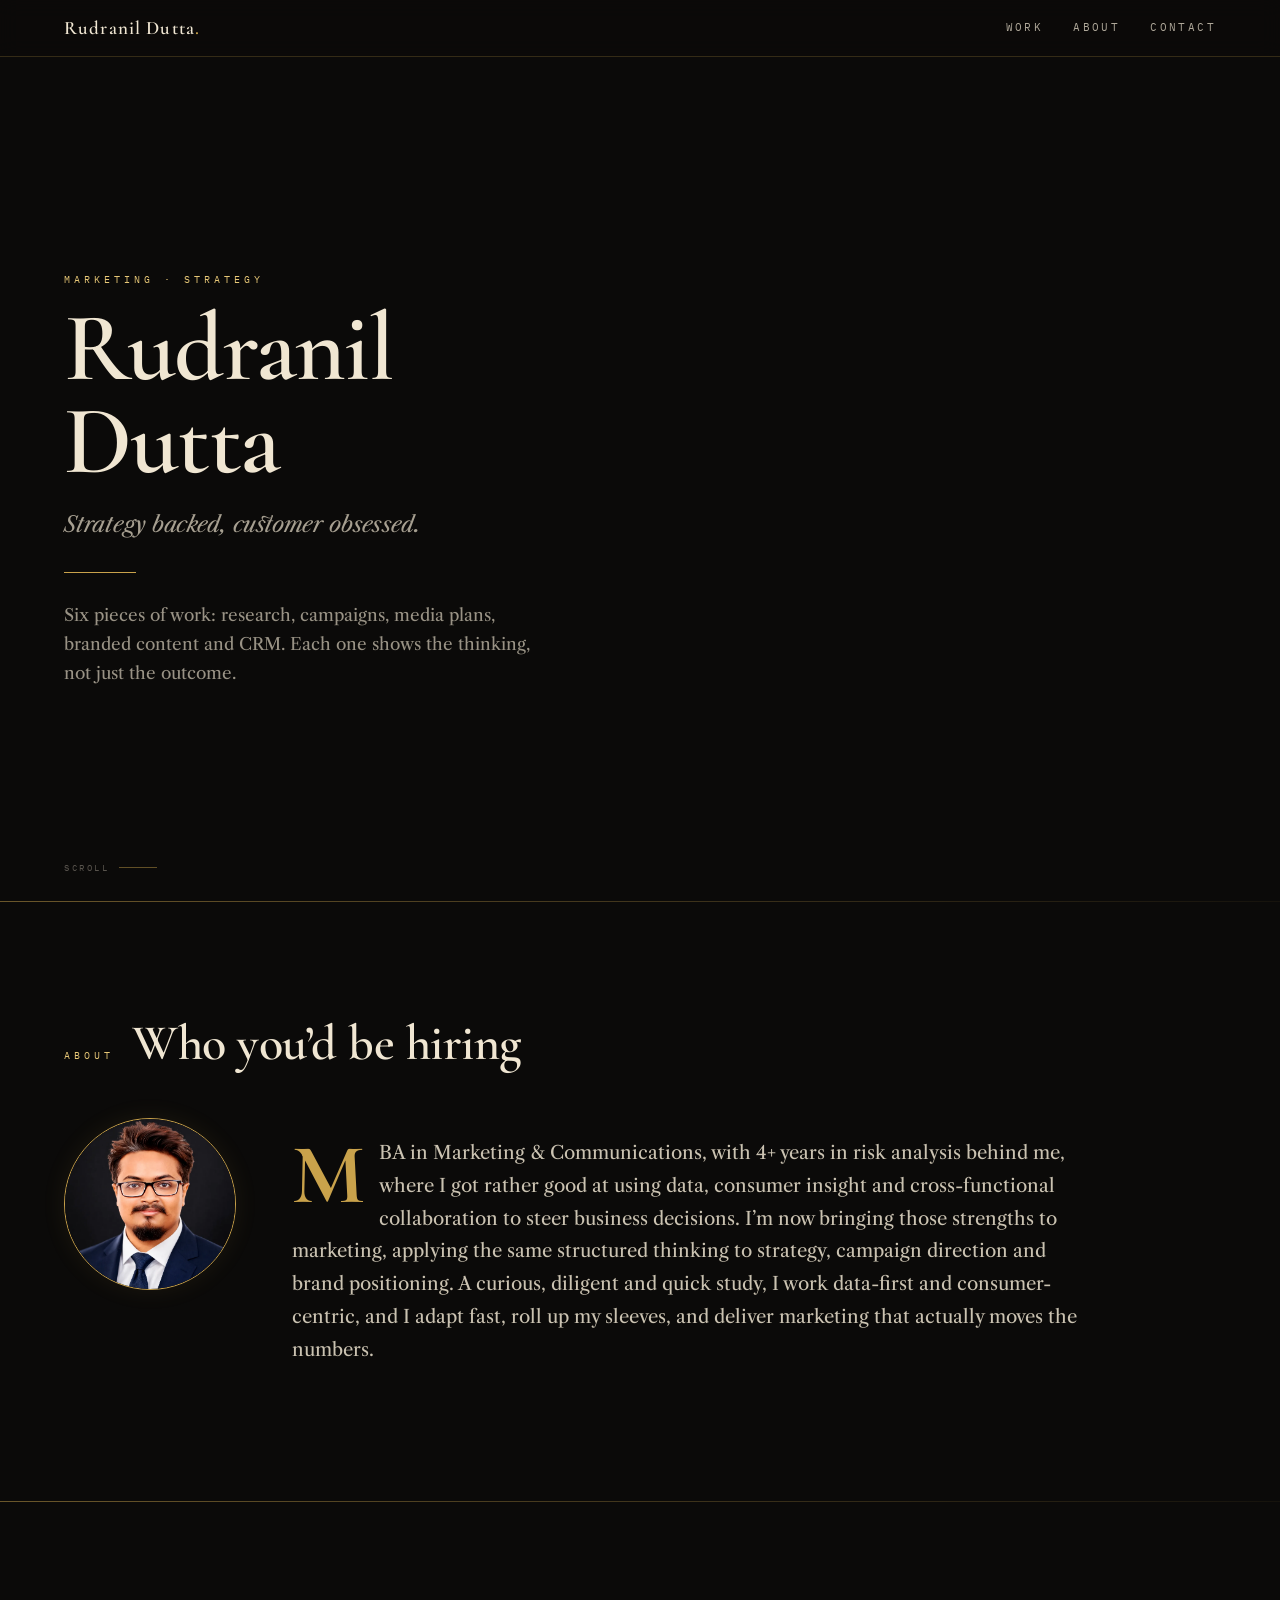
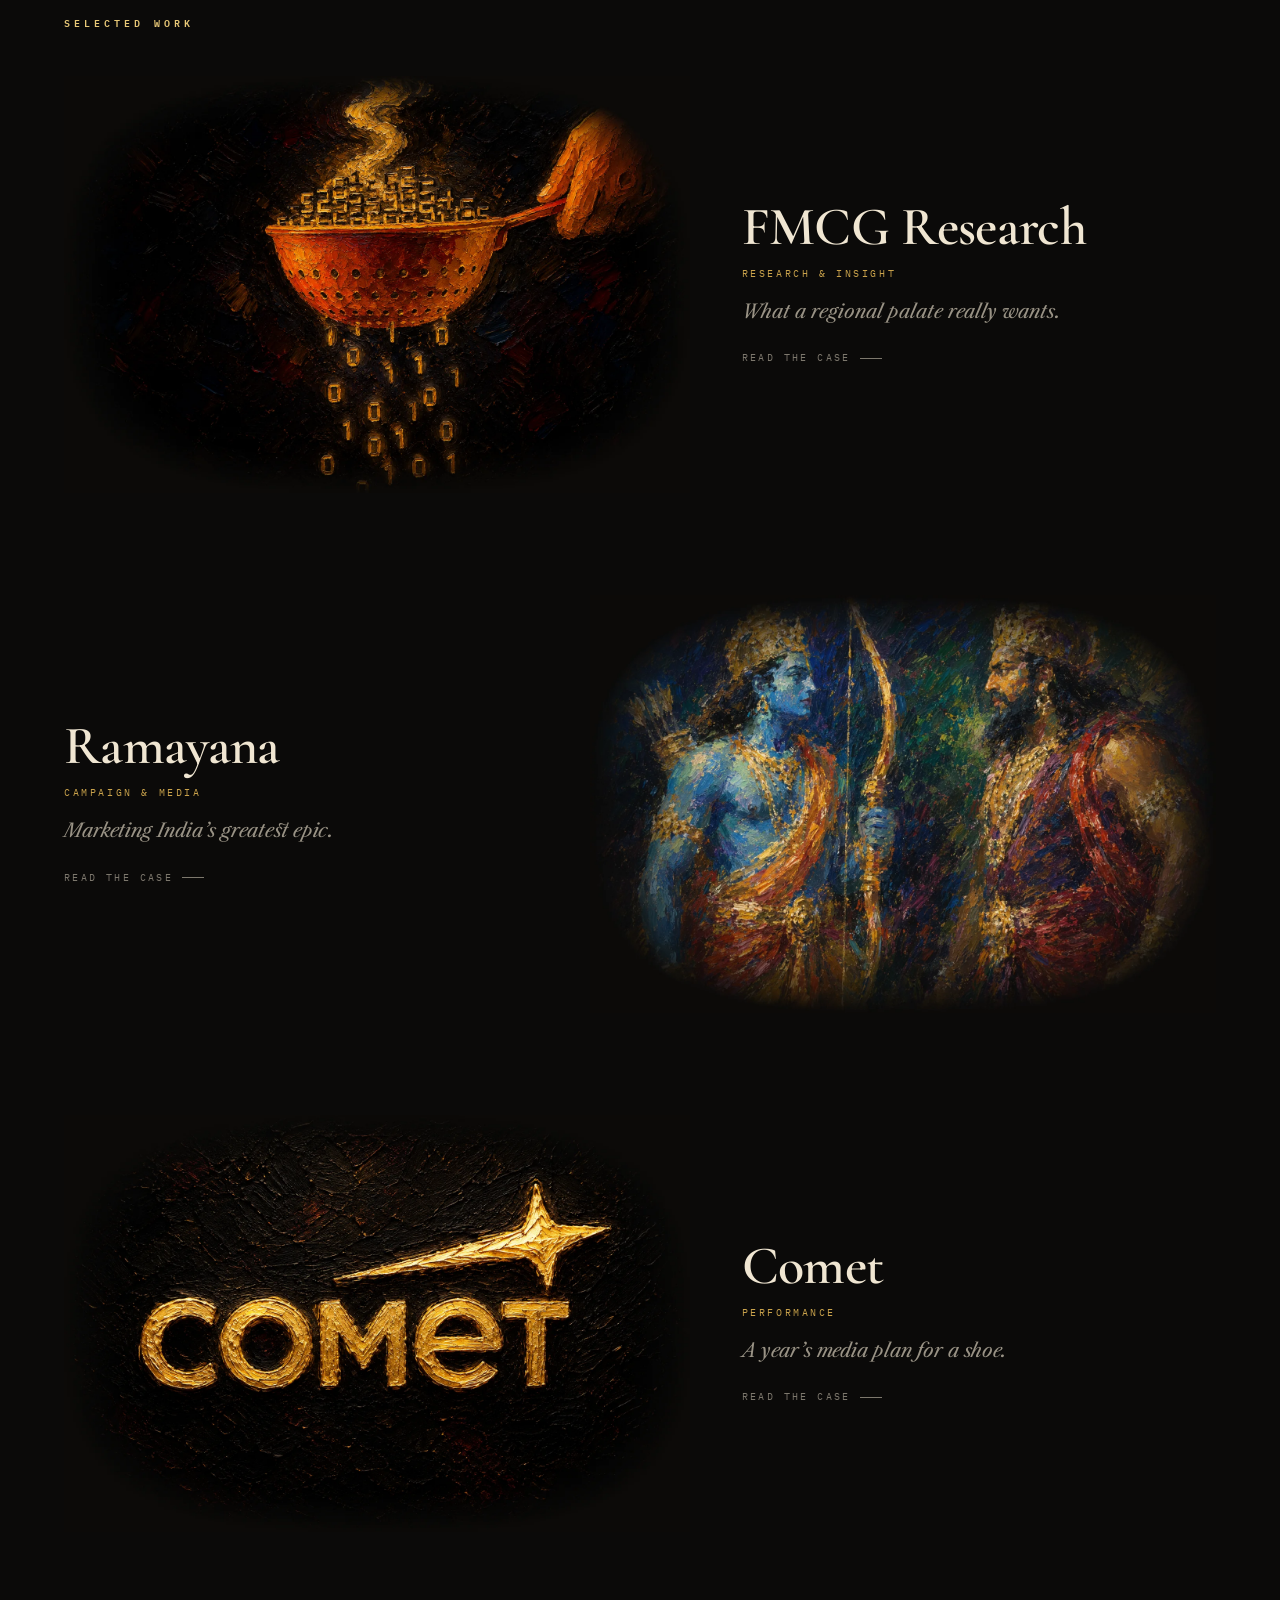
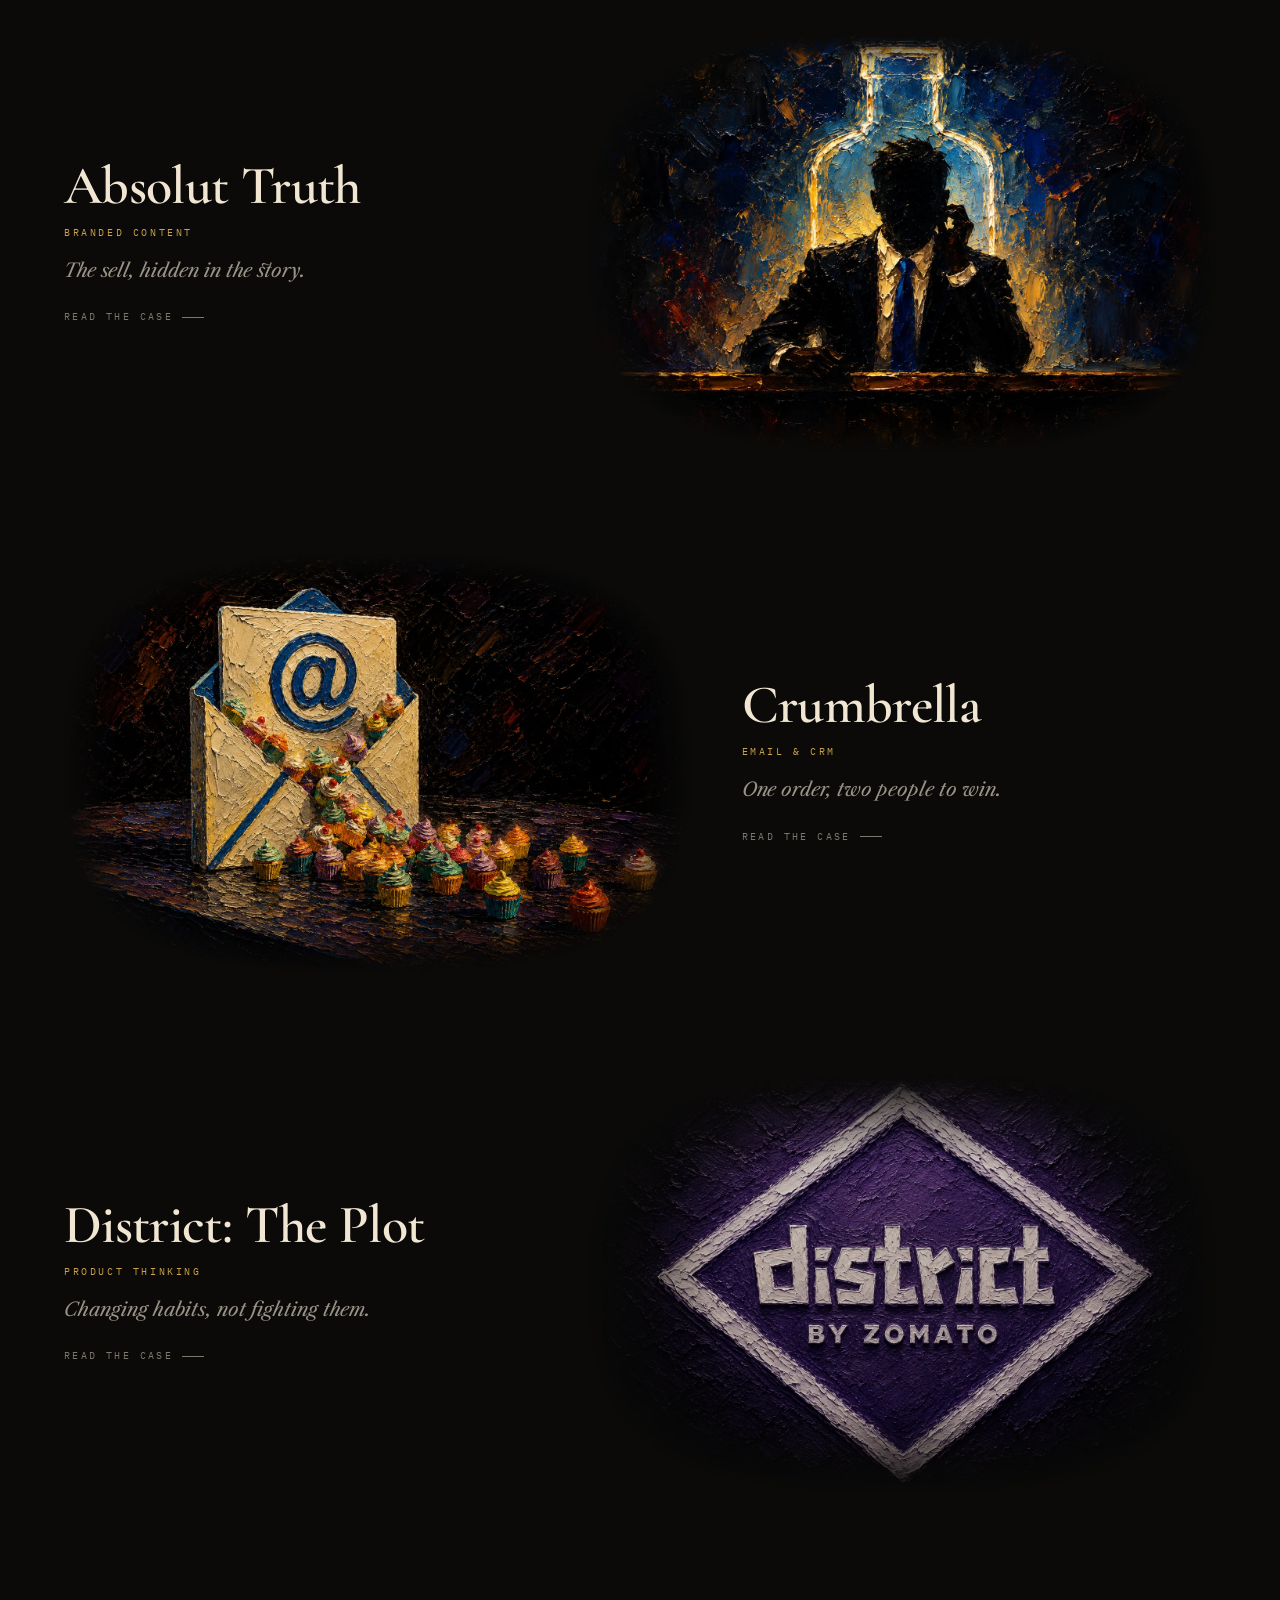
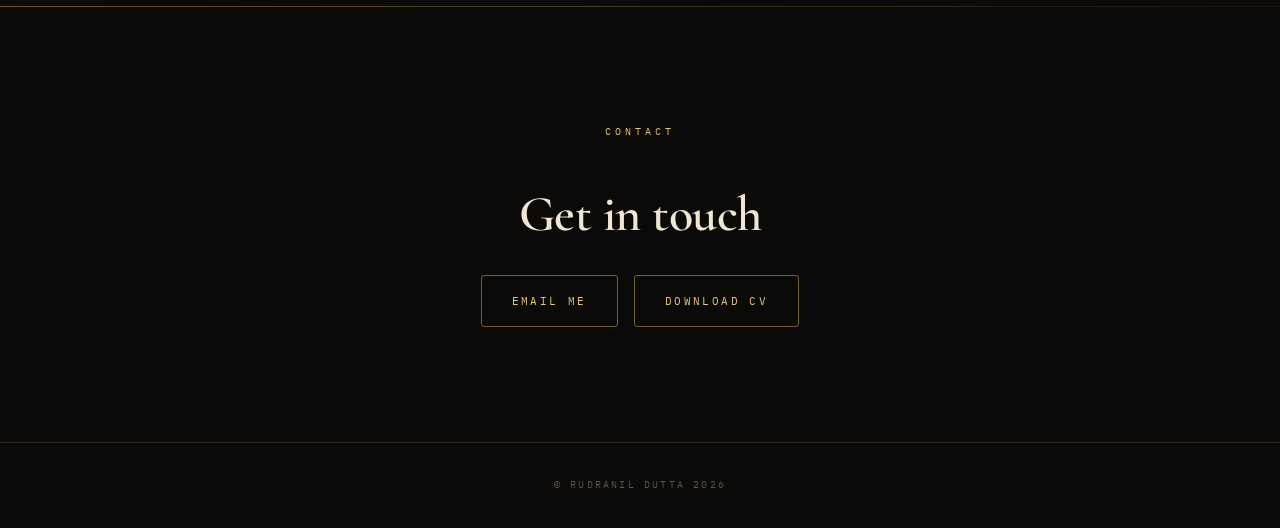
<file: index.html>
<!DOCTYPE html>
<html lang="en">
<head>
<meta charset="utf-8">
<meta name="viewport" content="width=device-width, initial-scale=1">
<title>Rudranil Dutta · Marketing Portfolio</title>
<meta name="description" content="The marketing portfolio of Rudranil Dutta. Strategy, consumer insight and campaign work across research, branded content, performance media and CRM.">
<meta name="theme-color" content="#0B0A09">
<meta property="og:type" content="website">
<meta property="og:title" content="Rudranil Dutta · Marketing Portfolio">
<meta property="og:description" content="Strategy, consumer insight and campaign work across research, branded content, performance media and CRM.">
<meta property="og:image" content="assets/art/absolut.webp">
<meta name="twitter:card" content="summary_large_image">
<meta name="twitter:title" content="Rudranil Dutta · Marketing Portfolio">
<meta name="twitter:description" content="Strategy, consumer insight and campaign work across research, branded content, performance media and CRM.">
<link rel="icon" href="favicon.svg" type="image/svg+xml">
<link rel="preconnect" href="https://fonts.googleapis.com">
<link rel="preconnect" href="https://fonts.gstatic.com" crossorigin>
<link href="https://fonts.googleapis.com/css2?family=Cormorant+Garamond:wght@500;600;700&family=Libre+Caslon+Text:ital@0;1&family=IBM+Plex+Mono:wght@400;500&display=swap" rel="stylesheet">
<script type="importmap">
{ "imports": { "three": "./assets/vendor/three.module.js" } }
</script>
<style>
  :root{
    --obsidian:#0B0A09;
    --panel:#14110E;
    --gold:#C9A24B;
    --gold-lit:#E8C877;
    --ivory:#F0E6D2;
    --oxblood:#9E2B25;
    --display:'Cormorant Garamond',Georgia,serif;
    --body:'Libre Caslon Text',Georgia,serif;
    --mono:'IBM Plex Mono',ui-monospace,Menlo,monospace;
    --pad:clamp(22px,5vw,72px);
    color-scheme:dark;   /* native scrollbars and controls follow the theme */
  }
  *{box-sizing:border-box;}
  html{scroll-behavior:smooth;}
  body{
    margin:0;background:var(--obsidian);color:var(--ivory);
    font-family:var(--body);font-size:17px;line-height:1.7;
    -webkit-font-smoothing:antialiased;
    -webkit-tap-highlight-color:rgba(201,162,75,.18);
  }
  h1,h2,.row-title{text-wrap:balance;}
  img{max-width:100%;display:block;}
  a{color:inherit;}

  .skip{position:absolute;left:-9999px;top:0;background:var(--gold);color:var(--obsidian);padding:10px 16px;z-index:100;font-family:var(--mono);font-size:12px;}
  .skip:focus{left:12px;top:12px;}
  :focus-visible{outline:2px solid var(--gold-lit);outline-offset:3px;}

  .kicker{font-family:var(--mono);font-size:10px;letter-spacing:4px;text-transform:uppercase;color:var(--gold-lit);}
  .rule{height:1px;background:linear-gradient(to right,rgba(201,162,75,.5),rgba(201,162,75,.06));border:0;margin:0;}

  /* ---------- header ---------- */
  header{
    position:sticky;top:0;z-index:40;background:rgba(11,10,9,.82);
    backdrop-filter:blur(10px);border-bottom:1px solid rgba(201,162,75,.22);
    padding:6px max(var(--pad),env(safe-area-inset-left)) 6px max(var(--pad),env(safe-area-inset-right));
    display:flex;align-items:center;justify-content:space-between;gap:18px;
  }
  .wordmark{font-family:var(--display);font-weight:600;font-size:19px;letter-spacing:.06em;text-decoration:none;}
  .wordmark span{color:var(--gold);}
  nav.top{display:flex;gap:clamp(16px,2.4vw,30px);}
  nav.top a{font-family:var(--mono);font-size:10.5px;letter-spacing:2.4px;text-transform:uppercase;text-decoration:none;color:rgba(240,230,210,.72);transition:color .25s ease;display:inline-flex;align-items:center;min-height:44px;}

  /* ---------- hero ---------- */
  .hero{
    min-height:calc(100vh - 56px);display:grid;
    grid-template-columns:1fr 1fr;align-items:center;gap:clamp(20px,4vw,50px);
    padding:clamp(30px,5vw,60px) var(--pad);position:relative;overflow:hidden;
  }
  .hero-copy{max-width:620px;}
  h1{
    font-family:var(--display);font-weight:600;
    font-size:clamp(46px,7.6vw,104px);line-height:.96;letter-spacing:-.018em;
    margin:14px 0 0;color:var(--ivory);
  }
  .tagline{font-style:italic;font-size:clamp(16px,1.9vw,22px);color:rgba(240,230,210,.68);margin:18px 0 0;}
  .hero-rule{width:72px;height:1px;background:var(--gold);margin:28px 0;}
  .hero-intro{font-size:clamp(15px,1.6vw,17px);color:rgba(240,230,210,.62);max-width:44ch;margin:0;}

  /* cube lands here in step 2 */
  .hero-stage{
    position:relative;min-height:min(58vh,460px);border-radius:10px;
    display:flex;align-items:center;justify-content:center;
  }
  .hero-stage::before{
    content:"";position:absolute;inset:0;
    background:radial-gradient(ellipse at 50% 42%,rgba(201,162,75,.10) 0%,rgba(201,162,75,.03) 40%,transparent 70%);
    pointer-events:none;
  }
  .stage-note{
    font-family:var(--mono);font-size:9.5px;letter-spacing:2.4px;text-transform:uppercase;
    color:rgba(201,162,75,.42);border:1px dashed rgba(201,162,75,.28);
    padding:14px 18px;border-radius:6px;text-align:center;line-height:1.9;
  }
  .stage-wrap{position:relative;display:flex;flex-direction:column;justify-content:center;min-height:min(62vh,500px);}
  /* the hero collapses to type alone wherever the cube can't or shouldn't run */
  .hero.no-cube .stage-wrap{display:none;}
  .hero.no-cube{grid-template-columns:1fr;}

  .cube-caption{
    position:absolute;left:0;right:0;bottom:6px;z-index:3;pointer-events:none;
    display:flex;flex-direction:column;align-items:center;gap:5px;
    opacity:0;transform:translateY(6px);transition:opacity .3s ease,transform .3s ease;
  }
  .cube-caption.on{opacity:1;transform:none;}
  .cube-caption.going .cc-name{color:var(--gold-lit);}
  .cc-name{font-family:var(--display);font-weight:600;font-size:clamp(19px,2.3vw,26px);line-height:1.1;transition:color .3s ease;}
  .cc-tag{font-family:var(--mono);font-size:9px;letter-spacing:2.6px;text-transform:uppercase;color:var(--gold);}
  .cc-skills{font-family:var(--mono);font-size:8.5px;letter-spacing:1.4px;color:rgba(240,230,210,.42);text-align:center;max-width:34ch;line-height:1.7;}
  .cube-hint{
    position:absolute;left:0;right:0;bottom:6px;z-index:2;text-align:center;pointer-events:none;
    font-family:var(--mono);font-size:9px;letter-spacing:2.6px;text-transform:uppercase;
    color:rgba(240,230,210,.3);transition:opacity .3s ease;
  }
  .cube-caption.on ~ .cube-hint{opacity:0;}
  .scroll-cue{
    position:absolute;left:var(--pad);bottom:26px;
    font-family:var(--mono);font-size:9px;letter-spacing:2.6px;text-transform:uppercase;
    color:rgba(240,230,210,.34);display:flex;align-items:center;gap:9px;
  }
  .scroll-cue::after{content:"";width:38px;height:1px;background:rgba(201,162,75,.45);}

  /* ---------- sections ---------- */
  section{padding:clamp(64px,9vw,120px) var(--pad);}
  .sec-head{display:flex;align-items:baseline;gap:18px;margin-bottom:clamp(30px,4vw,48px);flex-wrap:wrap;}
  h2{font-family:var(--display);font-weight:600;font-size:clamp(30px,4.4vw,50px);line-height:1.06;margin:0;letter-spacing:-.01em;}

  /* ---------- about ---------- */
  .about-grid{display:flex;gap:clamp(28px,5vw,56px);align-items:flex-start;}
  .portrait{
    flex:0 0 auto;margin:0;overflow:hidden;border-radius:50%;
    width:clamp(134px,15vw,172px);height:clamp(134px,15vw,172px);
    border:1.5px solid var(--gold);
    box-shadow:0 0 24px rgba(201,162,75,.09);
  }
  .portrait img{width:100%;height:100%;object-fit:cover;object-position:50% 22%;display:block;}
  .about-body{max-width:66ch;font-size:clamp(16px,1.7vw,18.5px);line-height:1.78;color:rgba(240,230,210,.84);}
  .about-body::first-letter{
    font-family:var(--display);font-weight:700;font-size:4.6em;line-height:.76;
    float:left;padding:6px 14px 0 0;color:var(--gold);
  }

  /* ---------- work: story rows ---------- */
  .work-rows{display:flex;flex-direction:column;gap:clamp(56px,8vw,110px);}
  .row{
    display:grid;grid-template-columns:1.32fr 1fr;align-items:center;
    gap:clamp(22px,4vw,58px);text-decoration:none;color:inherit;
  }
  .row:nth-child(even){grid-template-columns:1fr 1.32fr;}
  .row:nth-child(even) .row-art{order:2;}
  .row:nth-child(even) .row-meta{order:1;}
  .row-art{overflow:hidden;}
  .row-art img{width:100%;height:auto;transition:transform .8s cubic-bezier(.2,.7,.2,1);}
  .row-title{
    font-family:var(--display);font-weight:600;font-size:clamp(30px,4.6vw,54px);
    line-height:1.02;letter-spacing:-.012em;margin:0;transition:color .3s ease;
  }
  .row-tag{font-family:var(--mono);font-size:9.5px;letter-spacing:2.6px;text-transform:uppercase;color:var(--gold);margin-top:12px;}
  .row-dek{font-style:italic;font-size:clamp(15px,1.7vw,19px);color:rgba(240,230,210,.62);margin:14px 0 0;}
  .row-cta{
    font-family:var(--mono);font-size:9.5px;letter-spacing:2.4px;text-transform:uppercase;
    color:rgba(240,230,210,.5);margin-top:22px;display:inline-flex;align-items:center;gap:9px;transition:color .3s ease;
  }
  /* the rule grows via transform, not gap: animating gap relayouts the row every frame */
  .row-cta::after{content:"";width:22px;height:1px;background:currentColor;transform-origin:left center;transition:transform .3s ease;}

  /* ---------- contact ---------- */
  .contact{text-align:center;}
  .btns{display:flex;gap:16px;justify-content:center;flex-wrap:wrap;margin-top:34px;}
  .btn{
    font-family:var(--mono);font-size:11px;letter-spacing:2.4px;text-transform:uppercase;
    text-decoration:none;color:var(--gold-lit);border:1px solid rgba(201,162,75,.55);
    padding:16px 30px;border-radius:3px;background:transparent;
    transition:background .35s ease,color .35s ease,border-color .35s ease;
  }

  footer{padding:34px var(--pad);border-top:1px solid rgba(201,162,75,.18);text-align:center;}
  footer p{font-family:var(--mono);font-size:9.5px;letter-spacing:2.2px;color:rgba(240,230,210,.34);margin:0;text-transform:uppercase;}

  /* ---------- responsive ---------- */
  @media (max-width:900px){
    .hero{grid-template-columns:1fr;min-height:auto;padding-top:clamp(40px,10vw,70px);}
    .hero-stage{min-height:min(54vh,440px);order:2;}
    .stage-wrap{min-height:auto;}   /* let the cube stage set the height on mobile */
    .hero-copy{order:1;}
    .scroll-cue{display:none;}
    .about-grid{flex-direction:column;align-items:flex-start;gap:24px;}
    .row,.row:nth-child(even){grid-template-columns:1fr;gap:18px;}
    .row:nth-child(even) .row-art{order:0;}
    .row:nth-child(even) .row-meta{order:1;}
    nav.top{gap:14px;}
    nav.top a{font-size:9.5px;letter-spacing:1.6px;}
  }

  /* Touch devices fire :hover on tap and leave it stuck. Gate every hover behind a real pointer. */
  @media (hover: hover) and (pointer: fine){
    nav.top a:hover{color:var(--gold-lit);}
    .row:hover .row-art img{transform:scale(1.035);}
    .row:hover .row-title{color:var(--gold-lit);}
    .row:hover .row-cta{color:var(--gold-lit);}
    .row:hover .row-cta::after{transform:scaleX(1.7);}
    .btn:hover{background:var(--gold);color:var(--obsidian);border-color:var(--gold);}
  }

  @media (prefers-reduced-motion:reduce){
    html{scroll-behavior:auto;}
    *{transition:none!important;animation:none!important;}
  }
</style>
</head>
<body>
<a class="skip" href="#work">Skip to the work</a>

<header>
  <a class="wordmark" href="#top">Rudranil Dutta<span>.</span></a>
  <nav class="top" aria-label="Primary">
    <a href="#work">Work</a>
    <a href="#about">About</a>
    <a href="#contact">Contact</a>
  </nav>
</header>

<main id="top">

  <!-- ===== hero ===== -->
  <div class="hero no-cube" id="hero">
    <div class="hero-copy">
      <div class="kicker">Marketing &middot; Strategy</div>
      <h1>Rudranil<br>Dutta</h1>
      <p class="tagline">Strategy backed, customer obsessed.</p>
      <div class="hero-rule"></div>
      <p class="hero-intro">Six pieces of work: research, campaigns, media plans, branded content and CRM. Each one shows the thinking, not just the outcome.</p>
    </div>
    <div class="stage-wrap">
      <div class="hero-stage" id="cubeStage" aria-hidden="true"></div>
      <div class="cube-caption" id="cubeCaption"></div>
      <div class="cube-hint" id="cubeHint">Drag to turn &middot; click a face to open it</div>
    </div>
    <div class="scroll-cue">Scroll</div>
  </div>

  <hr class="rule">

  <!-- ===== about ===== -->
  <section id="about">
    <div class="sec-head">
      <span class="kicker">About</span>
      <h2>Who you&rsquo;d be hiring</h2>
    </div>
    <div class="about-grid">
    <div class="portrait">
      <img src="assets/headshot.webp" alt="Portrait of Rudranil Dutta" width="1106" height="1422">
    </div>
    <p class="about-body">MBA in Marketing &amp; Communications, with 4+ years in risk analysis behind me, where I got rather good at using data, consumer insight and cross-functional collaboration to steer business decisions. I&rsquo;m now bringing those strengths to marketing, applying the same structured thinking to strategy, campaign direction and brand positioning. A curious, diligent and quick study, I work data-first and consumer-centric, and I adapt fast, roll up my sleeves, and deliver marketing that actually moves the numbers.</p>
    </div>
  </section>

  <hr class="rule">

  <!-- ===== work ===== -->
  <section id="work">
    <div class="sec-head">
      <!-- a real h2: without it the six case titles hang under About in the heading outline -->
      <h2 class="kicker">Selected work</h2>
    </div>

    <div class="work-rows">

      <a class="row" href="Regional-Palate-Case-Study.html">
        <div class="row-art">
          <img src="assets/art/fmcg.webp" alt="Impasto oil painting: a hand tilts a colander of glowing numerals, binary digits draining through its holes into the dark." loading="lazy" width="1600" height="1067">
        </div>
        <div class="row-meta">
          <h3 class="row-title">FMCG Research</h3>
          <div class="row-tag">Research &amp; Insight</div>
          <p class="row-dek">What a regional palate really wants.</p>
          <span class="row-cta">Read the case</span>
        </div>
      </a>

      <a class="row" href="Ramayana-Case-Study.html">
        <div class="row-art">
          <img src="assets/art/ramayana.webp" alt="Impasto oil painting: Rama, blue-skinned and holding a golden bow, faces the crowned Ravana across a dark field, gold catching the light." loading="lazy" width="1600" height="1067">
        </div>
        <div class="row-meta">
          <h3 class="row-title">Ramayana</h3>
          <div class="row-tag">Campaign &amp; Media</div>
          <p class="row-dek">Marketing India&rsquo;s greatest epic.</p>
          <span class="row-cta">Read the case</span>
        </div>
      </a>

      <a class="row" href="Comet-Case-Study.html">
        <div class="row-art">
          <img src="assets/art/comet.webp" alt="Impasto oil painting: the Comet wordmark and its four-pointed star rendered in thick gold leaf on near-black." loading="lazy" width="1600" height="1067">
        </div>
        <div class="row-meta">
          <h3 class="row-title">Comet</h3>
          <div class="row-tag">Performance</div>
          <p class="row-dek">A year&rsquo;s media plan for a shoe.</p>
          <span class="row-cta">Read the case</span>
        </div>
      </a>

      <a class="row" href="Absolut-Truth-Case-Study.html">
        <div class="row-art">
          <img src="assets/art/absolut.webp" alt="Impasto oil painting: a silhouetted talk-show host at a desk, framed by the glowing outline of a giant vodka bottle." loading="lazy" width="1600" height="1067">
        </div>
        <div class="row-meta">
          <h3 class="row-title">Absolut Truth</h3>
          <div class="row-tag">Branded Content</div>
          <p class="row-dek">The sell, hidden in the story.</p>
          <span class="row-cta">Read the case</span>
        </div>
      </a>

      <a class="row" href="Crumbrella-Case-Study.html">
        <div class="row-art">
          <img src="assets/art/crumbrella.webp" alt="Impasto oil painting: a pale envelope marked with an at symbol, cupcakes spilling from it across a dark table." loading="lazy" width="1600" height="1067">
        </div>
        <div class="row-meta">
          <h3 class="row-title">Crumbrella</h3>
          <div class="row-tag">Email &amp; CRM</div>
          <p class="row-dek">One order, two people to win.</p>
          <span class="row-cta">Read the case</span>
        </div>
      </a>

      <a class="row" href="District-Plot-Case-Study.html">
        <div class="row-art">
          <img src="assets/art/district.webp" alt="Impasto oil painting: the District by Zomato wordmark inside a diamond, in cream on deep violet fading to black." loading="lazy" width="1600" height="1067">
        </div>
        <div class="row-meta">
          <h3 class="row-title">District: The Plot</h3>
          <div class="row-tag">Product Thinking</div>
          <p class="row-dek">Changing habits, not fighting them.</p>
          <span class="row-cta">Read the case</span>
        </div>
      </a>

    </div>
  </section>

  <hr class="rule">

  <!-- ===== contact ===== -->
  <section id="contact" class="contact">
    <div class="sec-head" style="justify-content:center;">
      <span class="kicker">Contact</span>
    </div>
    <h2>Get in touch</h2>
    <div class="btns">
      <a class="btn" href="mailto:rudranil06@gmail.com">Email me</a>
      <a class="btn" href="Rudranil-Dutta-CV.pdf" download target="_blank" rel="noopener">Download CV</a>
    </div>
  </section>

</main>

<footer>
  <p>&copy; Rudranil Dutta 2026</p>
</footer>

<script type="module">
/* The cube is delight, never load-bearing. This gate decides who gets it.
   Everyone else keeps a hero of pure type, and the six cases are six links below. */
(async () => {
  const hero = document.getElementById('hero');
  const stage = document.getElementById('cubeStage');
  if (!hero || !stage) return;

  // Phones get the cube too (capable ones). We no longer gate on screen width; we gate only on
  // real signals that it'll be a bad time: reduced-motion, a genuinely weak CPU, data-saver, no WebGL.
  const reduced  = matchMedia('(prefers-reduced-motion: reduce)').matches;
  const thin     = (navigator.hardwareConcurrency || 8) < 4;   // very low-end devices only
  const saveData = navigator.connection && navigator.connection.saveData;

  let webgl = false;
  try {
    const c = document.createElement('canvas');
    webgl = !!(c.getContext('webgl2') || c.getContext('webgl'));
  } catch (e) { webgl = false; }

  if (reduced || thin || saveData || !webgl) return;   // otherwise three.js is never even fetched

  try {
    const { mountCube } = await import('./assets/cube.js');
    // touch phrasing on touch devices
    if (matchMedia('(pointer: coarse)').matches){
      const hint = document.getElementById('cubeHint');
      if (hint) hint.textContent = 'Drag to spin · tap a face to open it';
    }
    // reveal the stage BEFORE mounting, or the cube measures a hidden, zero-size box
    hero.classList.remove('no-cube');
    // The stage stays aria-hidden on purpose. The cube is a mouse-only delight with no keyboard
    // path; exposing an empty canvas to a screen reader would be noise, not access. Every case it
    // opens is a real link in the work rows below, which is the accessible route.
    await mountCube(stage, { caption: document.getElementById('cubeCaption') });
  } catch (err) {
    console.warn('Cube did not load; hero stays as type.', err);
    hero.classList.add('no-cube');
    stage.setAttribute('aria-hidden', 'true');
  }
})();
</script>

</body>
</html>
</file>
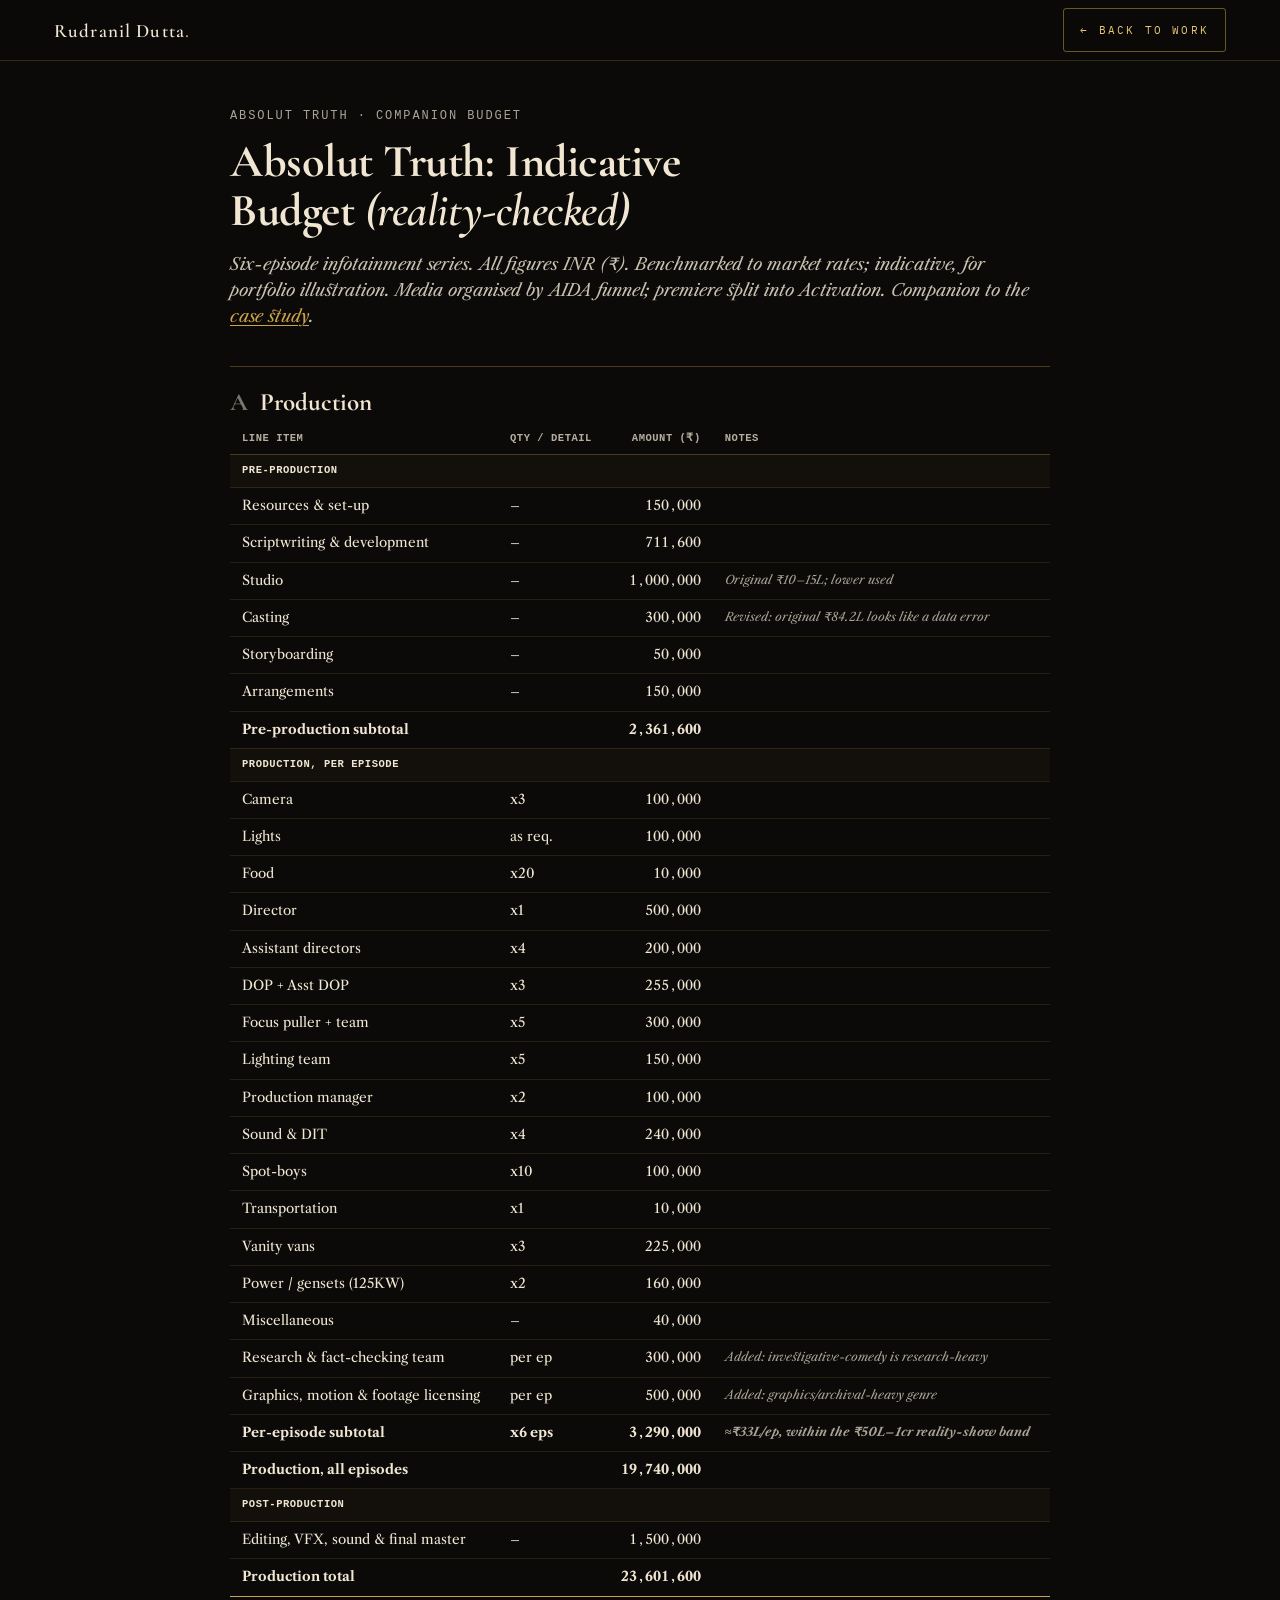
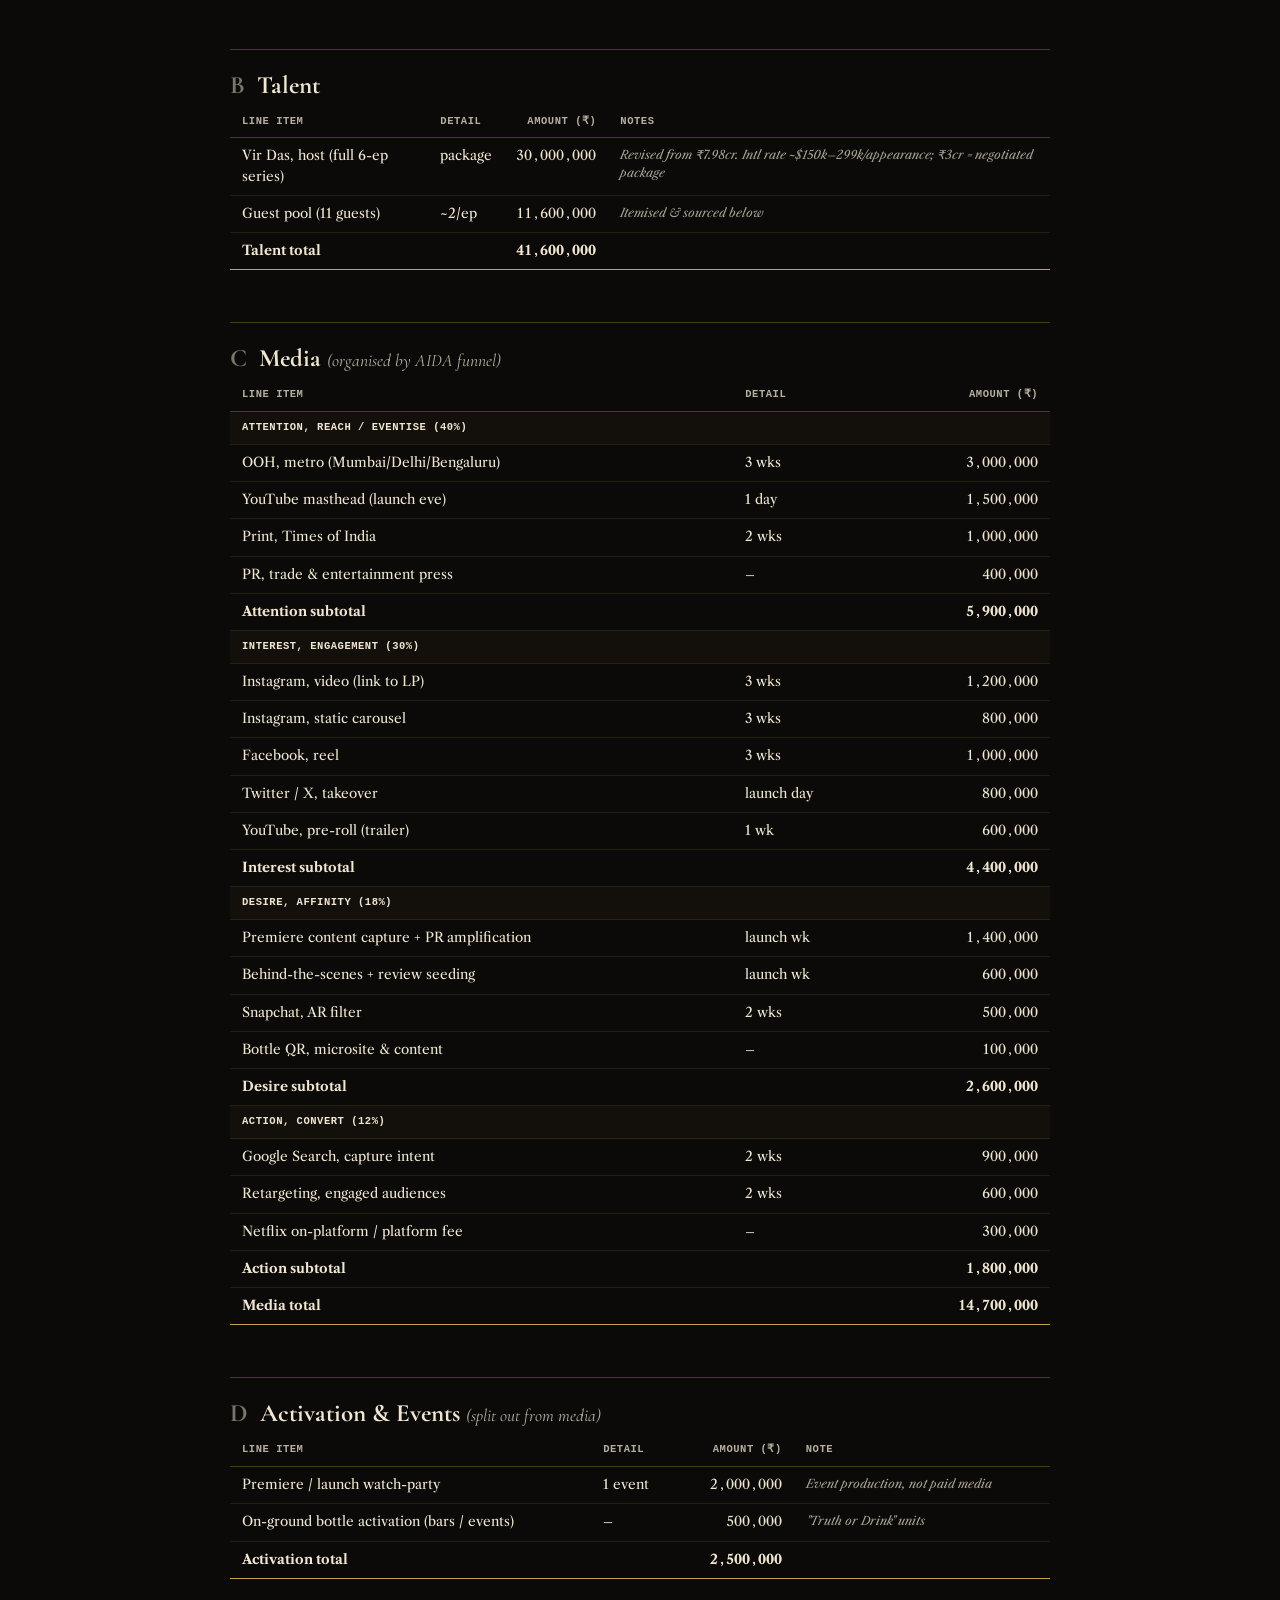
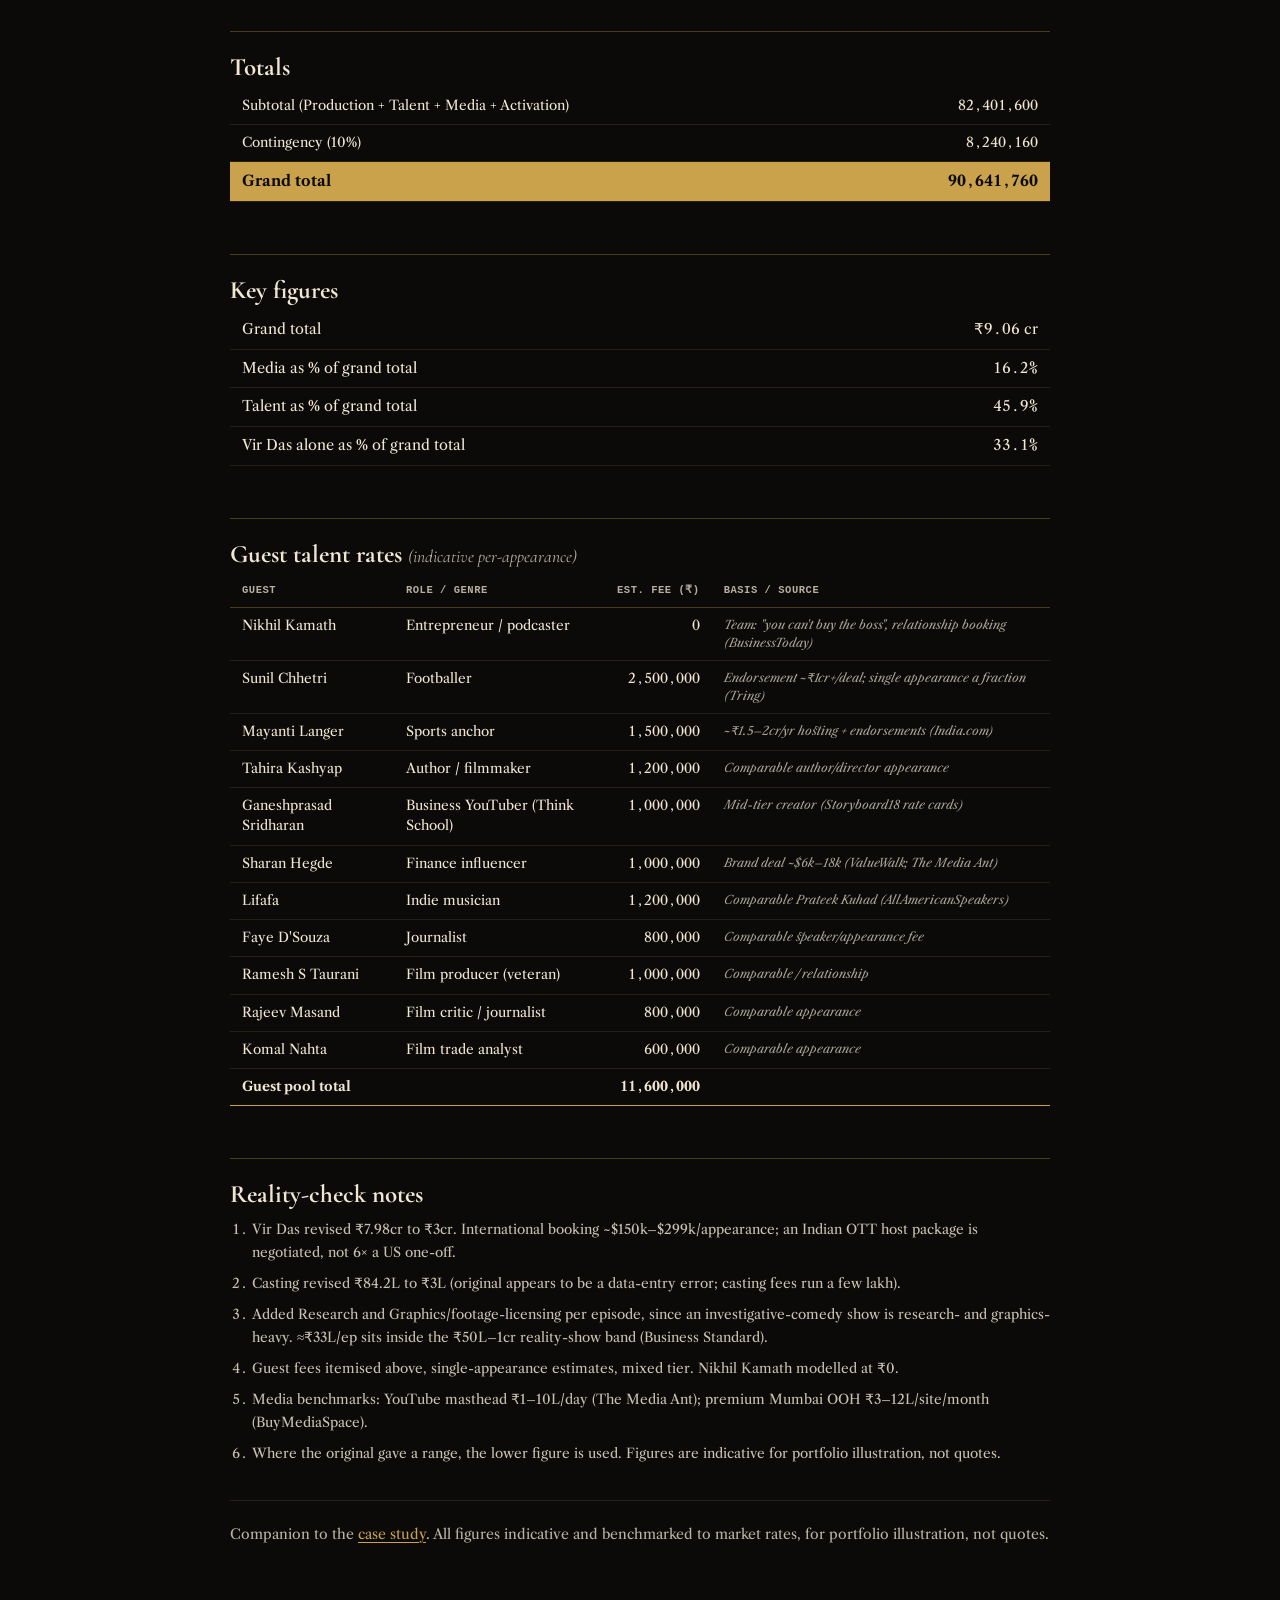
<file: Absolut-Truth-Budget.html>
<!DOCTYPE html>
<html lang="en">
<head>
<meta charset="utf-8">
<meta name="viewport" content="width=device-width, initial-scale=1">
<title>Absolut Truth Budget · Rudranil Dutta</title>
<meta name="description" content="The reconciled production and media budget behind the Absolut Truth branded-content concept.">
<meta name="theme-color" content="#0B0A09">
<meta property="og:type" content="website">
<meta property="og:title" content="Absolut Truth Budget · Rudranil Dutta">
<meta property="og:description" content="The reconciled production and media budget behind the Absolut Truth branded-content concept.">
<meta property="og:image" content="assets/art/None.webp">
<meta name="twitter:card" content="summary_large_image">
<meta name="twitter:title" content="Absolut Truth Budget · Rudranil Dutta">
<meta name="twitter:description" content="The reconciled production and media budget behind the Absolut Truth branded-content concept.">
<meta name="twitter:image" content="assets/art/None.webp">
<link rel="icon" href="favicon.svg" type="image/svg+xml">
<link rel="preconnect" href="https://fonts.googleapis.com">
<link rel="preconnect" href="https://fonts.gstatic.com" crossorigin>
<link href="https://fonts.googleapis.com/css2?family=Cormorant+Garamond:wght@500;600;700&family=Libre+Caslon+Text:ital@0;1&family=IBM+Plex+Mono:wght@400;500&display=swap" rel="stylesheet">
<link rel="stylesheet" href="assets/case.css">
<style>
  .cr-link { color: #C9A24B; text-underline-offset: 3px; text-decoration-thickness: 1px; }
  .bt { width: 100%; border-collapse: collapse; margin: 0 0 22px; font-size: 13.5px; font-family: 'Libre Caslon Text', Georgia, serif; }
  .bt th, .bt td { text-align: left; vertical-align: top; padding: 8px 12px; border-bottom: 1px solid rgba(201,162,75,0.14); line-height: 1.5; }
  .bt thead th { border-bottom: 1px solid rgba(201,162,75,0.32); font-family: ui-monospace, Menlo, monospace; font-size: 10.5px; text-transform: uppercase; letter-spacing: 0.05em; color:rgba(240,230,210,0.75); font-weight: 600; }
  .bt td.r, .bt th.r { text-align: right; white-space: nowrap; font-variant-numeric: tabular-nums; }
  .bt tr.sec td { background: rgba(201,162,75,0.04); font-weight: 700; font-family: ui-monospace, Menlo, monospace; font-size: 10.5px; text-transform: uppercase; letter-spacing: 0.05em; }
  .bt tr.subt td { font-weight: 700; border-top: 1px solid rgba(201,162,75,0.30); }
  .bt tr.tot td { font-weight: 700; border-top: 1.5px solid #C9A24B; border-bottom: 1.5px solid #C9A24B; }
  .bt tr.grand td { font-weight: 800; background: #C9A24B; color: #0B0A09; font-size: 15px; }
  .bt tr.grand td.r { color: #0B0A09; }
  .bt .note { color:rgba(240,230,210,0.70); font-style: italic; font-size: 12px; }
</style>
</head>
<body>
<a class="skip" href="#main">Skip to the case study</a>
<div class="c-shell">

  <svg width="0" height="0" style="position:absolute;width:0;height:0;overflow:hidden;" aria-hidden="true" focusable="false">
    <defs>
      <filter id="inkFill" x="-70%" y="-70%" width="240%" height="240%" color-interpolation-filters="sRGB">
        <feTurbulence type="fractalNoise" baseFrequency="0.014 0.019" numOctaves="4" seed="11" stitchTiles="stitch" result="noise"></feTurbulence>
        <feDisplacementMap in="SourceGraphic" in2="noise" scale="46" xChannelSelector="R" yChannelSelector="G" result="disp"></feDisplacementMap>
        <feGaussianBlur in="disp" stdDeviation="0.5"></feGaussianBlur>
      </filter>
    </defs>
  </svg>

  <header class="c-head">
    <a class="c-mark" href="index.html">Rudranil Dutta<span>.</span></a>
    <a class="c-back" href="index.html#work">&larr; Back to work</a>
  </header>

  <article style="max-width:900px;margin:0 auto;padding:clamp(30px,4vw,48px) clamp(20px,5vw,40px) 20px;">

    <div style="font-family:ui-monospace,Menlo,monospace;font-size:12px;letter-spacing:0.16em;text-transform:uppercase;color:rgba(240,230,210,0.70);">Absolut Truth &middot; Companion budget</div>
    <h1 style="font-family:'Cormorant Garamond',serif;font-weight:800;font-size:clamp(28px,4.6vw,46px);line-height:1.06;letter-spacing:-0.01em;margin:14px 0 0;">Absolut Truth: Indicative Budget <span style="font-style:italic;font-weight:600;">(reality-checked)</span></h1>
    <p style="font-family:'Libre Caslon Text',serif;font-style:italic;font-size:clamp(15px,2vw,17px);line-height:1.55;color:rgba(240,230,210,0.83);margin:16px 0 0;">Six-episode infotainment series. All figures INR (&#8377;). Benchmarked to market rates; indicative, for portfolio illustration. Media organised by AIDA funnel; premiere split into Activation. Companion to the <a class="cr-link" href="Absolut-Truth-Case-Study.html">case study</a>.</p>

    <!-- A. Production -->
    <section style="border-top:1px solid rgba(201,162,75,0.32);margin-top:36px;padding-top:20px;">
      <h2 style="font-family:'Cormorant Garamond',serif;font-size:clamp(20px,2.6vw,25px);font-weight:700;margin:0 0 6px;"><span style="color:rgba(240,230,210,0.49);margin-right:12px;">A</span>Production</h2>
      <div style="overflow-x:auto;">
        <table class="bt">
          <thead><tr><th>Line item</th><th>Qty / detail</th><th class="r">Amount (&#8377;)</th><th>Notes</th></tr></thead>
          <tbody>
            <tr class="sec"><td colspan="4">Pre-production</td></tr>
            <tr><td>Resources &amp; set-up</td><td>&ndash;</td><td class="r">150,000</td><td></td></tr>
            <tr><td>Scriptwriting &amp; development</td><td>&ndash;</td><td class="r">711,600</td><td></td></tr>
            <tr><td>Studio</td><td>&ndash;</td><td class="r">1,000,000</td><td class="note">Original &#8377;10&ndash;15L; lower used</td></tr>
            <tr><td>Casting</td><td>&ndash;</td><td class="r">300,000</td><td class="note">Revised: original &#8377;84.2L looks like a data error</td></tr>
            <tr><td>Storyboarding</td><td>&ndash;</td><td class="r">50,000</td><td></td></tr>
            <tr><td>Arrangements</td><td>&ndash;</td><td class="r">150,000</td><td></td></tr>
            <tr class="subt"><td colspan="2">Pre-production subtotal</td><td class="r">2,361,600</td><td></td></tr>
            <tr class="sec"><td colspan="4">Production, per episode</td></tr>
            <tr><td>Camera</td><td>x3</td><td class="r">100,000</td><td></td></tr>
            <tr><td>Lights</td><td>as req.</td><td class="r">100,000</td><td></td></tr>
            <tr><td>Food</td><td>x20</td><td class="r">10,000</td><td></td></tr>
            <tr><td>Director</td><td>x1</td><td class="r">500,000</td><td></td></tr>
            <tr><td>Assistant directors</td><td>x4</td><td class="r">200,000</td><td></td></tr>
            <tr><td>DOP + Asst DOP</td><td>x3</td><td class="r">255,000</td><td></td></tr>
            <tr><td>Focus puller + team</td><td>x5</td><td class="r">300,000</td><td></td></tr>
            <tr><td>Lighting team</td><td>x5</td><td class="r">150,000</td><td></td></tr>
            <tr><td>Production manager</td><td>x2</td><td class="r">100,000</td><td></td></tr>
            <tr><td>Sound &amp; DIT</td><td>x4</td><td class="r">240,000</td><td></td></tr>
            <tr><td>Spot-boys</td><td>x10</td><td class="r">100,000</td><td></td></tr>
            <tr><td>Transportation</td><td>x1</td><td class="r">10,000</td><td></td></tr>
            <tr><td>Vanity vans</td><td>x3</td><td class="r">225,000</td><td></td></tr>
            <tr><td>Power / gensets (125KW)</td><td>x2</td><td class="r">160,000</td><td></td></tr>
            <tr><td>Miscellaneous</td><td>&ndash;</td><td class="r">40,000</td><td></td></tr>
            <tr><td>Research &amp; fact-checking team</td><td>per ep</td><td class="r">300,000</td><td class="note">Added: investigative-comedy is research-heavy</td></tr>
            <tr><td>Graphics, motion &amp; footage licensing</td><td>per ep</td><td class="r">500,000</td><td class="note">Added: graphics/archival-heavy genre</td></tr>
            <tr class="subt"><td>Per-episode subtotal</td><td>x6 eps</td><td class="r">3,290,000</td><td class="note">&#8776;&#8377;33L/ep, within the &#8377;50L&ndash;1cr reality-show band</td></tr>
            <tr class="subt"><td colspan="2">Production, all episodes</td><td class="r">19,740,000</td><td></td></tr>
            <tr class="sec"><td colspan="4">Post-production</td></tr>
            <tr><td>Editing, VFX, sound &amp; final master</td><td>&ndash;</td><td class="r">1,500,000</td><td></td></tr>
            <tr class="tot"><td colspan="2">Production total</td><td class="r">23,601,600</td><td></td></tr>
          </tbody>
        </table>
      </div>
    </section>

    <!-- B. Talent -->
    <section style="border-top:1px solid rgba(201,162,75,0.32);margin-top:30px;padding-top:20px;">
      <h2 style="font-family:'Cormorant Garamond',serif;font-size:clamp(20px,2.6vw,25px);font-weight:700;margin:0 0 6px;"><span style="color:rgba(240,230,210,0.49);margin-right:12px;">B</span>Talent</h2>
      <div style="overflow-x:auto;">
        <table class="bt">
          <thead><tr><th>Line item</th><th>Detail</th><th class="r">Amount (&#8377;)</th><th>Notes</th></tr></thead>
          <tbody>
            <tr><td>Vir Das, host (full 6-ep series)</td><td>package</td><td class="r">30,000,000</td><td class="note">Revised from &#8377;7.98cr. Intl rate ~$150k&ndash;299k/appearance; &#8377;3cr = negotiated package</td></tr>
            <tr><td>Guest pool (11 guests)</td><td>~2/ep</td><td class="r">11,600,000</td><td class="note">Itemised &amp; sourced below</td></tr>
            <tr class="tot"><td colspan="2">Talent total</td><td class="r">41,600,000</td><td></td></tr>
          </tbody>
        </table>
      </div>
    </section>

    <!-- C. Media -->
    <section style="border-top:1px solid rgba(201,162,75,0.32);margin-top:30px;padding-top:20px;">
      <h2 style="font-family:'Cormorant Garamond',serif;font-size:clamp(20px,2.6vw,25px);font-weight:700;margin:0 0 6px;"><span style="color:rgba(240,230,210,0.49);margin-right:12px;">C</span>Media <span style="font-weight:400;font-style:italic;font-size:0.7em;color:rgba(240,230,210,0.75);">(organised by AIDA funnel)</span></h2>
      <div style="overflow-x:auto;">
        <table class="bt">
          <thead><tr><th>Line item</th><th>Detail</th><th class="r">Amount (&#8377;)</th></tr></thead>
          <tbody>
            <tr class="sec"><td colspan="3">Attention, reach / eventise (40%)</td></tr>
            <tr><td>OOH, metro (Mumbai/Delhi/Bengaluru)</td><td>3 wks</td><td class="r">3,000,000</td></tr>
            <tr><td>YouTube masthead (launch eve)</td><td>1 day</td><td class="r">1,500,000</td></tr>
            <tr><td>Print, Times of India</td><td>2 wks</td><td class="r">1,000,000</td></tr>
            <tr><td>PR, trade &amp; entertainment press</td><td>&ndash;</td><td class="r">400,000</td></tr>
            <tr class="subt"><td colspan="2">Attention subtotal</td><td class="r">5,900,000</td></tr>
            <tr class="sec"><td colspan="3">Interest, engagement (30%)</td></tr>
            <tr><td>Instagram, video (link to LP)</td><td>3 wks</td><td class="r">1,200,000</td></tr>
            <tr><td>Instagram, static carousel</td><td>3 wks</td><td class="r">800,000</td></tr>
            <tr><td>Facebook, reel</td><td>3 wks</td><td class="r">1,000,000</td></tr>
            <tr><td>Twitter / X, takeover</td><td>launch day</td><td class="r">800,000</td></tr>
            <tr><td>YouTube, pre-roll (trailer)</td><td>1 wk</td><td class="r">600,000</td></tr>
            <tr class="subt"><td colspan="2">Interest subtotal</td><td class="r">4,400,000</td></tr>
            <tr class="sec"><td colspan="3">Desire, affinity (18%)</td></tr>
            <tr><td>Premiere content capture + PR amplification</td><td>launch wk</td><td class="r">1,400,000</td></tr>
            <tr><td>Behind-the-scenes + review seeding</td><td>launch wk</td><td class="r">600,000</td></tr>
            <tr><td>Snapchat, AR filter</td><td>2 wks</td><td class="r">500,000</td></tr>
            <tr><td>Bottle QR, microsite &amp; content</td><td>&ndash;</td><td class="r">100,000</td></tr>
            <tr class="subt"><td colspan="2">Desire subtotal</td><td class="r">2,600,000</td></tr>
            <tr class="sec"><td colspan="3">Action, convert (12%)</td></tr>
            <tr><td>Google Search, capture intent</td><td>2 wks</td><td class="r">900,000</td></tr>
            <tr><td>Retargeting, engaged audiences</td><td>2 wks</td><td class="r">600,000</td></tr>
            <tr><td>Netflix on-platform / platform fee</td><td>&ndash;</td><td class="r">300,000</td></tr>
            <tr class="subt"><td colspan="2">Action subtotal</td><td class="r">1,800,000</td></tr>
            <tr class="tot"><td colspan="2">Media total</td><td class="r">14,700,000</td></tr>
          </tbody>
        </table>
      </div>
    </section>

    <!-- D. Activation -->
    <section style="border-top:1px solid rgba(201,162,75,0.32);margin-top:30px;padding-top:20px;">
      <h2 style="font-family:'Cormorant Garamond',serif;font-size:clamp(20px,2.6vw,25px);font-weight:700;margin:0 0 6px;"><span style="color:rgba(240,230,210,0.49);margin-right:12px;">D</span>Activation &amp; Events <span style="font-weight:400;font-style:italic;font-size:0.7em;color:rgba(240,230,210,0.75);">(split out from media)</span></h2>
      <div style="overflow-x:auto;">
        <table class="bt">
          <thead><tr><th>Line item</th><th>Detail</th><th class="r">Amount (&#8377;)</th><th>Note</th></tr></thead>
          <tbody>
            <tr><td>Premiere / launch watch-party</td><td>1 event</td><td class="r">2,000,000</td><td class="note">Event production, not paid media</td></tr>
            <tr><td>On-ground bottle activation (bars / events)</td><td>&ndash;</td><td class="r">500,000</td><td class="note">"Truth or Drink" units</td></tr>
            <tr class="tot"><td colspan="2">Activation total</td><td class="r">2,500,000</td><td></td></tr>
          </tbody>
        </table>
      </div>
    </section>

    <!-- Totals -->
    <section style="border-top:1px solid rgba(201,162,75,0.32);margin-top:30px;padding-top:20px;">
      <h2 style="font-family:'Cormorant Garamond',serif;font-size:clamp(20px,2.6vw,25px);font-weight:700;margin:0 0 6px;">Totals</h2>
      <div style="overflow-x:auto;">
        <table class="bt">
          <tbody>
            <tr><td>Subtotal (Production + Talent + Media + Activation)</td><td class="r">82,401,600</td></tr>
            <tr><td>Contingency (10%)</td><td class="r">8,240,160</td></tr>
            <tr class="grand"><td>Grand total</td><td class="r">90,641,760</td></tr>
          </tbody>
        </table>
      </div>
    </section>

    <!-- Key figures -->
    <section style="border-top:1px solid rgba(201,162,75,0.32);margin-top:30px;padding-top:20px;">
      <h2 style="font-family:'Cormorant Garamond',serif;font-size:clamp(20px,2.6vw,25px);font-weight:700;margin:0 0 6px;">Key figures</h2>
      <div style="overflow-x:auto;">
        <table class="bt" style="font-size:14.5px;">
          <tbody>
            <tr><td>Grand total</td><td class="r">&#8377;9.06 cr</td></tr>
            <tr><td>Media as % of grand total</td><td class="r">16.2%</td></tr>
            <tr><td>Talent as % of grand total</td><td class="r">45.9%</td></tr>
            <tr><td>Vir Das alone as % of grand total</td><td class="r">33.1%</td></tr>
          </tbody>
        </table>
      </div>
    </section>

    <!-- Guest talent rates -->
    <section style="border-top:1px solid rgba(201,162,75,0.32);margin-top:30px;padding-top:20px;">
      <h2 style="font-family:'Cormorant Garamond',serif;font-size:clamp(20px,2.6vw,25px);font-weight:700;margin:0 0 6px;">Guest talent rates <span style="font-weight:400;font-style:italic;font-size:0.7em;color:rgba(240,230,210,0.75);">(indicative per-appearance)</span></h2>
      <div style="overflow-x:auto;">
        <table class="bt">
          <thead><tr><th>Guest</th><th>Role / genre</th><th class="r">Est. fee (&#8377;)</th><th>Basis / source</th></tr></thead>
          <tbody>
            <tr><td>Nikhil Kamath</td><td>Entrepreneur / podcaster</td><td class="r">0</td><td class="note">Team: "you can't buy the boss", relationship booking (BusinessToday)</td></tr>
            <tr><td>Sunil Chhetri</td><td>Footballer</td><td class="r">2,500,000</td><td class="note">Endorsement ~&#8377;1cr+/deal; single appearance a fraction (Tring)</td></tr>
            <tr><td>Mayanti Langer</td><td>Sports anchor</td><td class="r">1,500,000</td><td class="note">~&#8377;1.5&ndash;2cr/yr hosting + endorsements (India.com)</td></tr>
            <tr><td>Tahira Kashyap</td><td>Author / filmmaker</td><td class="r">1,200,000</td><td class="note">Comparable author/director appearance</td></tr>
            <tr><td>Ganeshprasad Sridharan</td><td>Business YouTuber (Think School)</td><td class="r">1,000,000</td><td class="note">Mid-tier creator (Storyboard18 rate cards)</td></tr>
            <tr><td>Sharan Hegde</td><td>Finance influencer</td><td class="r">1,000,000</td><td class="note">Brand deal ~$6k&ndash;18k (ValueWalk; The Media Ant)</td></tr>
            <tr><td>Lifafa</td><td>Indie musician</td><td class="r">1,200,000</td><td class="note">Comparable Prateek Kuhad (AllAmericanSpeakers)</td></tr>
            <tr><td>Faye D'Souza</td><td>Journalist</td><td class="r">800,000</td><td class="note">Comparable speaker/appearance fee</td></tr>
            <tr><td>Ramesh S Taurani</td><td>Film producer (veteran)</td><td class="r">1,000,000</td><td class="note">Comparable / relationship</td></tr>
            <tr><td>Rajeev Masand</td><td>Film critic / journalist</td><td class="r">800,000</td><td class="note">Comparable appearance</td></tr>
            <tr><td>Komal Nahta</td><td>Film trade analyst</td><td class="r">600,000</td><td class="note">Comparable appearance</td></tr>
            <tr class="tot"><td colspan="2">Guest pool total</td><td class="r">11,600,000</td><td></td></tr>
          </tbody>
        </table>
      </div>
    </section>

    <!-- Reality-check notes -->
    <section style="border-top:1px solid rgba(201,162,75,0.32);margin-top:30px;padding-top:20px;">
      <h2 style="font-family:'Cormorant Garamond',serif;font-size:clamp(20px,2.6vw,25px);font-weight:700;margin:0 0 10px;">Reality-check notes</h2>
      <ol style="margin:0;padding-left:22px;font-size:13.5px;line-height:1.7;color:rgba(240,230,210,0.83);">
        <li style="margin:8px 0;">Vir Das revised &#8377;7.98cr to &#8377;3cr. International booking ~$150k&ndash;$299k/appearance; an Indian OTT host package is negotiated, not 6&times; a US one-off.</li>
        <li style="margin:8px 0;">Casting revised &#8377;84.2L to &#8377;3L (original appears to be a data-entry error; casting fees run a few lakh).</li>
        <li style="margin:8px 0;">Added Research and Graphics/footage-licensing per episode, since an investigative-comedy show is research- and graphics-heavy. &#8776;&#8377;33L/ep sits inside the &#8377;50L&ndash;1cr reality-show band (Business Standard).</li>
        <li style="margin:8px 0;">Guest fees itemised above, single-appearance estimates, mixed tier. Nikhil Kamath modelled at &#8377;0.</li>
        <li style="margin:8px 0;">Media benchmarks: YouTube masthead &#8377;1&ndash;10L/day (The Media Ant); premium Mumbai OOH &#8377;3&ndash;12L/site/month (BuyMediaSpace).</li>
        <li style="margin:8px 0;">Where the original gave a range, the lower figure is used. Figures are indicative for portfolio illustration, not quotes.</li>
      </ol>
    </section>

    <div style="border-top:1px solid rgba(201,162,75,0.16);margin-top:34px;padding:22px 0 60px;">
      <p style="font-size:14px;line-height:1.7;color:rgba(240,230,210,0.77);margin:0;">Companion to the <a class="cr-link" href="Absolut-Truth-Case-Study.html">case study</a>. All figures indicative and benchmarked to market rates, for portfolio illustration, not quotes.</p>
    </div>

  </article>

</div>

</body>
</html>
</file>
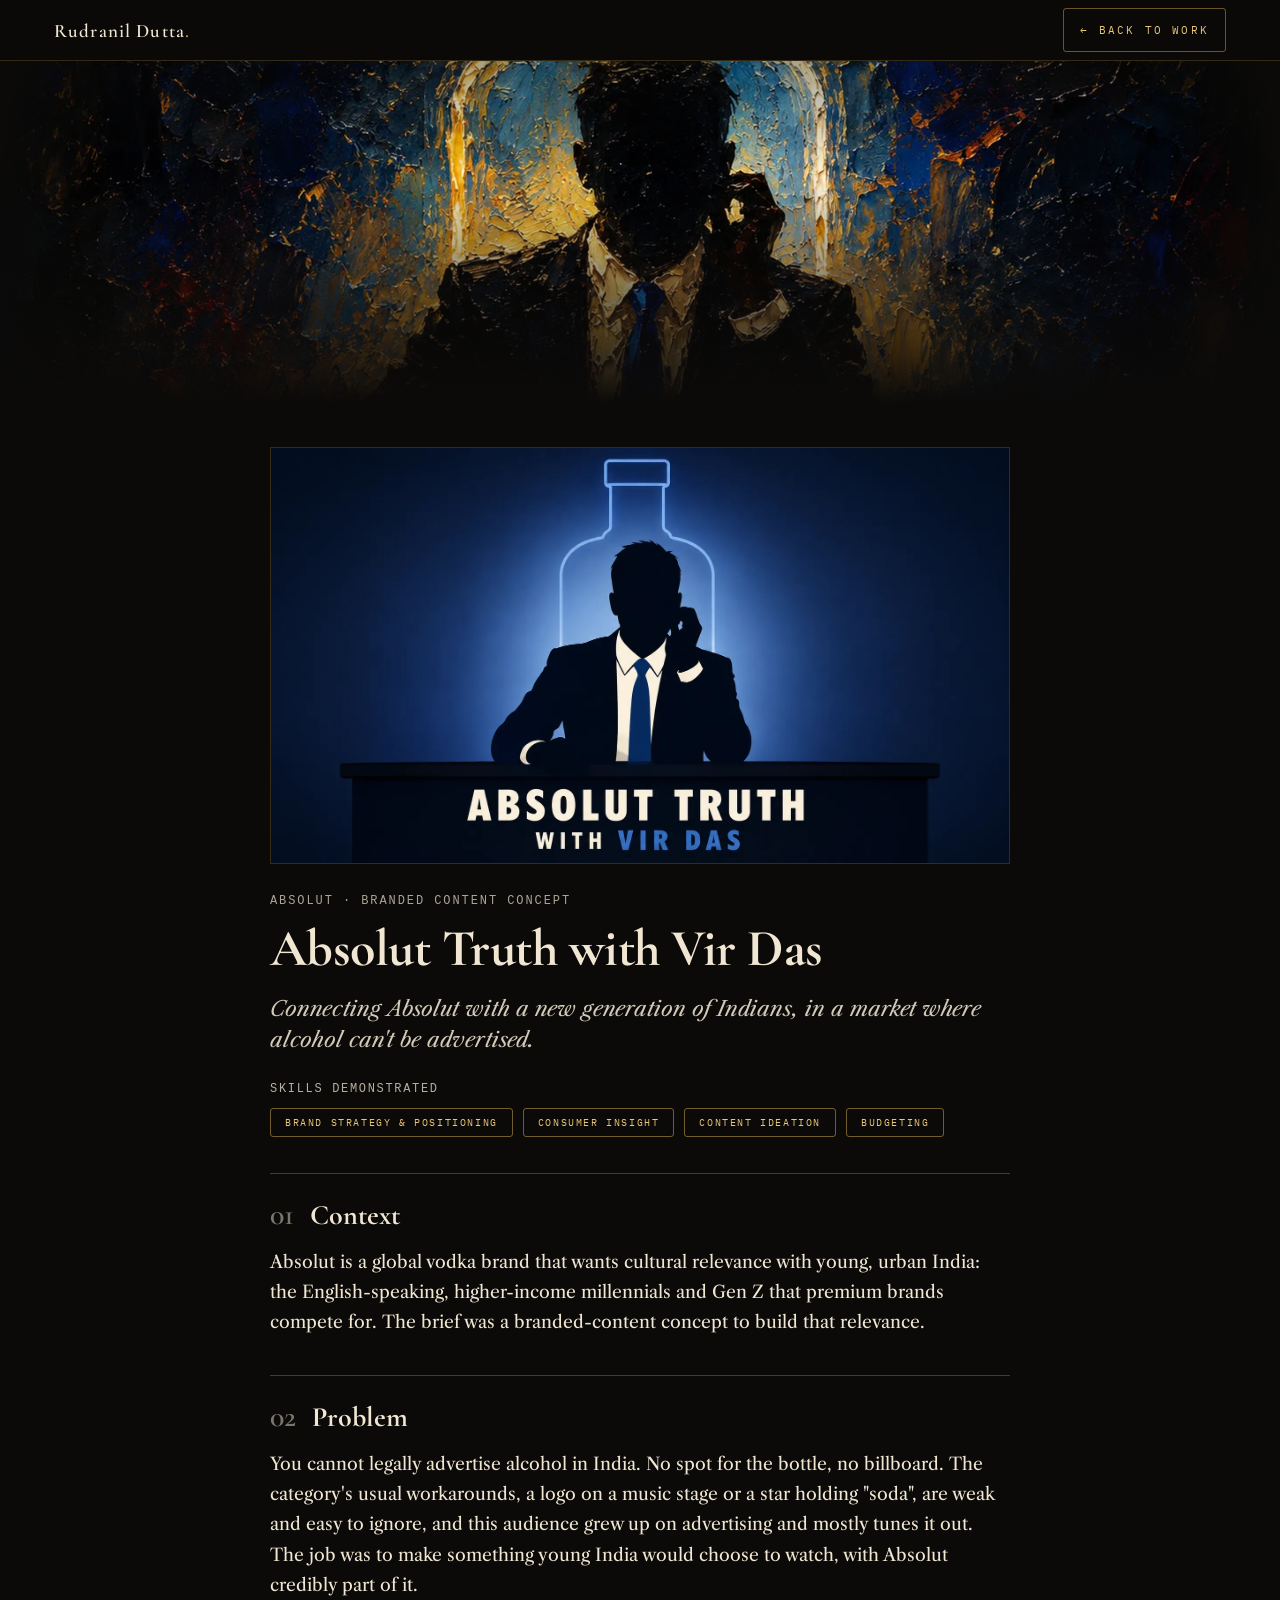
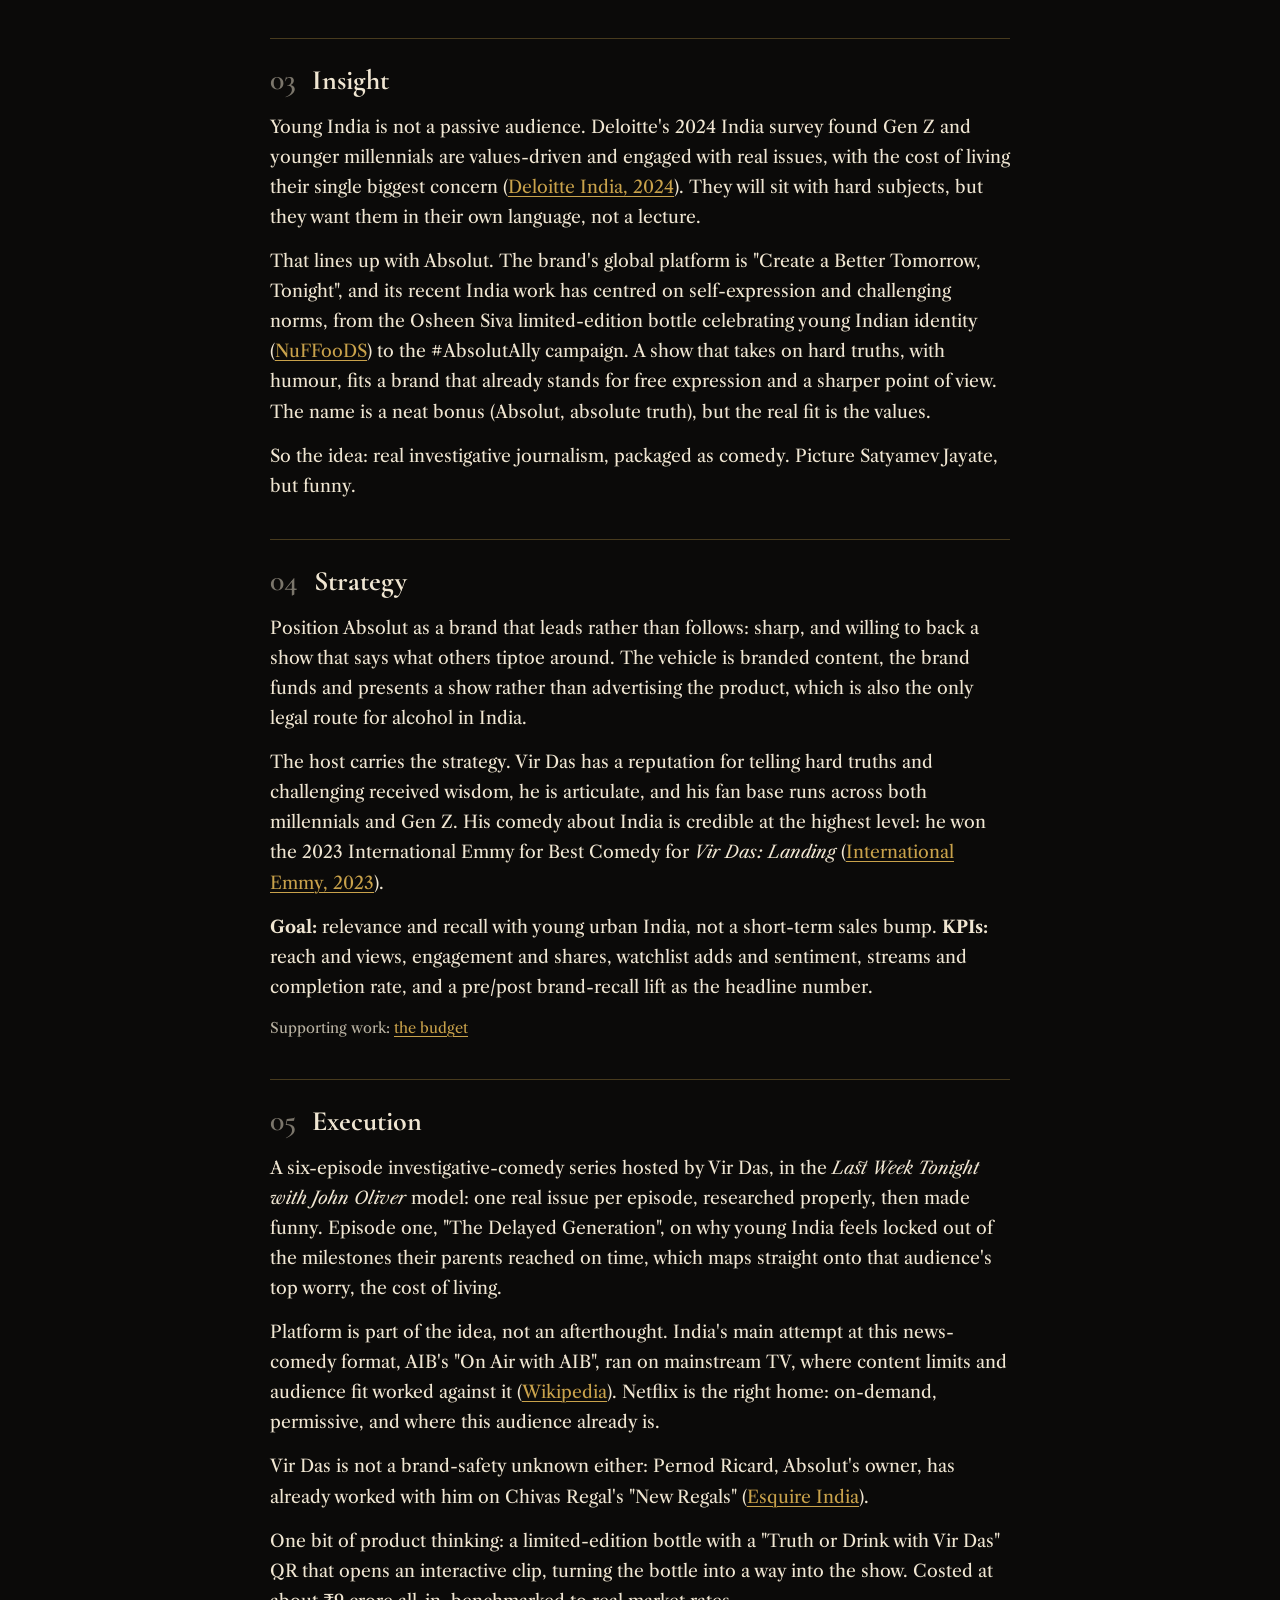
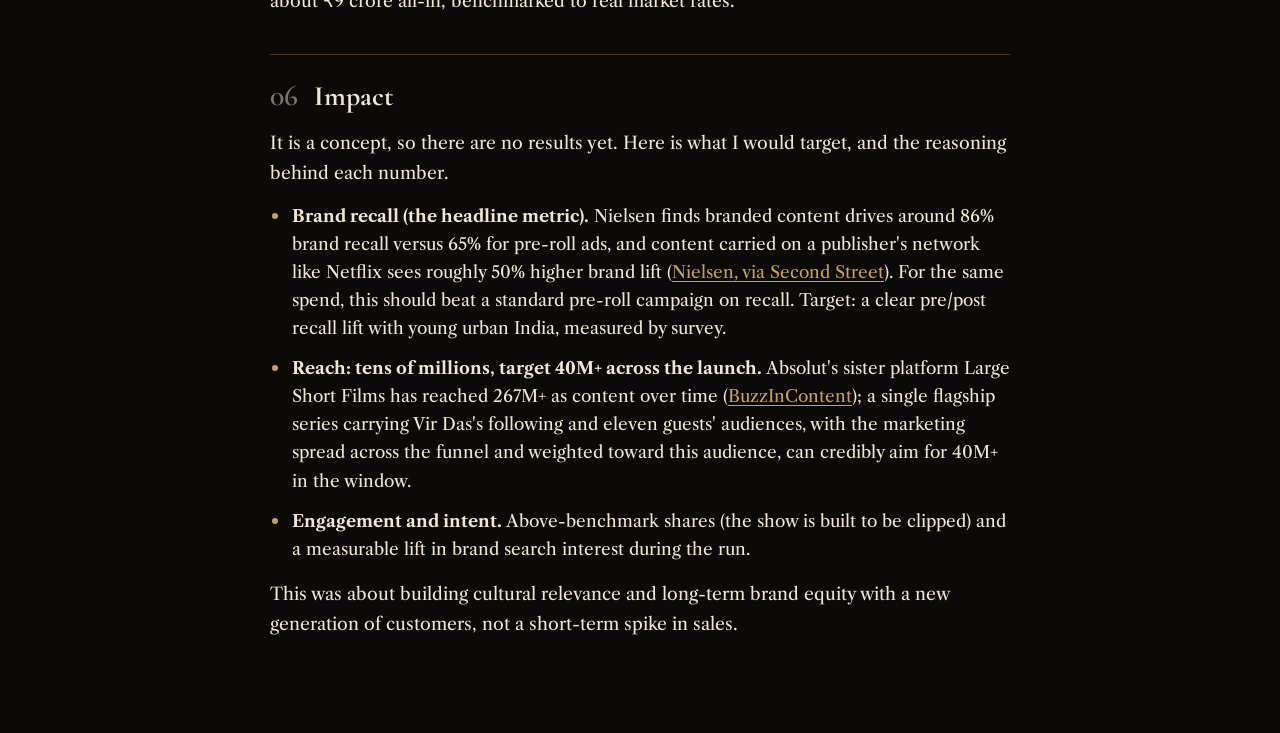
<file: Absolut-Truth-Case-Study.html>
<!DOCTYPE html>
<html lang="en">
<head>
<meta charset="utf-8">
<meta name="viewport" content="width=device-width, initial-scale=1">
<title>Absolut Truth · Rudranil Dutta</title>
<meta name="description" content="A branded content concept for Absolut. An investigative-comedy series that carries the brand through the story, with the risk worked through.">
<meta name="theme-color" content="#0B0A09">
<meta property="og:type" content="website">
<meta property="og:title" content="Absolut Truth · Rudranil Dutta">
<meta property="og:description" content="A branded content concept for Absolut. An investigative-comedy series that carries the brand through the story, with the risk worked through.">
<meta property="og:image" content="assets/art/absolut.webp">
<meta name="twitter:card" content="summary_large_image">
<meta name="twitter:title" content="Absolut Truth · Rudranil Dutta">
<meta name="twitter:description" content="A branded content concept for Absolut. An investigative-comedy series that carries the brand through the story, with the risk worked through.">
<meta name="twitter:image" content="assets/art/absolut.webp">
<link rel="icon" href="favicon.svg" type="image/svg+xml">
<link rel="preconnect" href="https://fonts.googleapis.com">
<link rel="preconnect" href="https://fonts.gstatic.com" crossorigin>
<link href="https://fonts.googleapis.com/css2?family=Cormorant+Garamond:wght@500;600;700&family=Libre+Caslon+Text:ital@0;1&family=IBM+Plex+Mono:wght@400;500&display=swap" rel="stylesheet">
<link rel="stylesheet" href="assets/case.css">
<style>
  .cr-link { color: #C9A24B; text-underline-offset: 3px; text-decoration-thickness: 1px; }
</style>
</head>
<body>
<a class="skip" href="#main">Skip to the case study</a>
<div class="c-shell">

  <svg width="0" height="0" style="position:absolute;width:0;height:0;overflow:hidden;" aria-hidden="true" focusable="false">
    <defs>
      <filter id="inkFill" x="-70%" y="-70%" width="240%" height="240%" color-interpolation-filters="sRGB">
        <feTurbulence type="fractalNoise" baseFrequency="0.014 0.019" numOctaves="4" seed="11" stitchTiles="stitch" result="noise"></feTurbulence>
        <feDisplacementMap in="SourceGraphic" in2="noise" scale="46" xChannelSelector="R" yChannelSelector="G" result="disp"></feDisplacementMap>
        <feGaussianBlur in="disp" stdDeviation="0.5"></feGaussianBlur>
      </filter>
    </defs>
  </svg>

  <header class="c-head">
    <a class="c-mark" href="index.html">Rudranil Dutta<span>.</span></a>
    <a class="c-back" href="index.html#work">&larr; Back to work</a>
  </header>

  <figure class="c-hero">
    <img src="assets/art/absolut.webp" alt="Impasto oil painting: a silhouetted talk-show host at a desk, framed by the glowing outline of a giant vodka bottle." width="1600" height="1067">
  </figure>

  <article class="c-article" id="main">

    <!-- hero -->
    <figure style="margin:0 0 30px;">
      <img width="1672" height="941" src="assets/absolut/hero-photo.webp" alt="Absolut Truth with Vir Das title card: a suited host in silhouette at a desk, hand to his ear, with an Absolut bottle outline glowing behind, in Absolut blue" style="width:100%;height:auto;display:block;border:1px solid rgba(201,162,75,0.22);"/>
    </figure>

    <div style="font-family:ui-monospace,Menlo,monospace;font-size:12px;letter-spacing:0.16em;text-transform:uppercase;color:rgba(240,230,210,0.70);">Absolut &middot; Branded content concept</div>
    <h1 style="font-family:'Cormorant Garamond',serif;font-weight:800;font-size:clamp(31px,5.4vw,52px);line-height:1.05;letter-spacing:-0.01em;margin:14px 0 0;">Absolut Truth with Vir Das</h1>
    <p style="font-family:'Libre Caslon Text',serif;font-style:italic;font-size:clamp(18px,2.4vw,21px);line-height:1.5;color:rgba(240,230,210,0.87);margin:16px 0 0;">Connecting Absolut with a new generation of Indians, in a market where alcohol can't be advertised.</p>

    <!-- skills -->
    <div style="font-family:ui-monospace,Menlo,monospace;font-size:12px;letter-spacing:0.14em;text-transform:uppercase;color:rgba(240,230,210,0.75);margin:26px 0 12px;">Skills demonstrated</div>
      <div class="c-chips">
        <span class="c-chip">Brand Strategy &amp; Positioning</span>
        <span class="c-chip">Consumer Insight</span>
        <span class="c-chip">Content Ideation</span>
        <span class="c-chip">Budgeting</span>
      </div>

    <!-- 01 -->
    <section style="border-top:1px solid rgba(201,162,75,0.32);margin-top:36px;padding-top:22px;">
      <div style="display:flex;align-items:baseline;gap:16px;margin-bottom:6px;">
        <span style="font-family:'Cormorant Garamond',serif;font-size:30px;font-weight:600;color:rgba(240,230,210,0.49);">01</span>
        <h2 style="font-family:'Cormorant Garamond',serif;font-size:clamp(23px,3vw,28px);font-weight:700;margin:0;">Context</h2>
      </div>
      <p style="font-size:17.5px;line-height:1.72;margin:14px 0;">Absolut is a global vodka brand that wants cultural relevance with young, urban India: the English-speaking, higher-income millennials and Gen Z that premium brands compete for. The brief was a branded-content concept to build that relevance.</p>
    </section>

    <!-- 02 -->
    <section style="border-top:1px solid rgba(201,162,75,0.32);margin-top:38px;padding-top:22px;">
      <div style="display:flex;align-items:baseline;gap:16px;margin-bottom:6px;">
        <span style="font-family:'Cormorant Garamond',serif;font-size:30px;font-weight:600;color:rgba(240,230,210,0.49);">02</span>
        <h2 style="font-family:'Cormorant Garamond',serif;font-size:clamp(23px,3vw,28px);font-weight:700;margin:0;">Problem</h2>
      </div>
      <p style="font-size:17.5px;line-height:1.72;margin:14px 0;">You cannot legally advertise alcohol in India. No spot for the bottle, no billboard. The category's usual workarounds, a logo on a music stage or a star holding "soda", are weak and easy to ignore, and this audience grew up on advertising and mostly tunes it out. The job was to make something young India would choose to watch, with Absolut credibly part of it.</p>
    </section>

    <!-- 03 -->
    <section style="border-top:1px solid rgba(201,162,75,0.32);margin-top:38px;padding-top:22px;">
      <div style="display:flex;align-items:baseline;gap:16px;margin-bottom:6px;">
        <span style="font-family:'Cormorant Garamond',serif;font-size:30px;font-weight:600;color:rgba(240,230,210,0.49);">03</span>
        <h2 style="font-family:'Cormorant Garamond',serif;font-size:clamp(23px,3vw,28px);font-weight:700;margin:0;">Insight</h2>
      </div>
      <p style="font-size:17.5px;line-height:1.72;margin:14px 0;">Young India is not a passive audience. Deloitte's 2024 India survey found Gen Z and younger millennials are values-driven and engaged with real issues, with the cost of living their single biggest concern (<a class="cr-link" href="https://www2.deloitte.com/in/en/pages/about-deloitte/articles/deloitte-india-2024-gen-z-and-millennial-survey.html" target="_blank" rel="noopener">Deloitte India, 2024</a>). They will sit with hard subjects, but they want them in their own language, not a lecture.</p>
      <p style="font-size:17.5px;line-height:1.72;margin:14px 0;">That lines up with Absolut. The brand's global platform is "Create a Better Tomorrow, Tonight", and its recent India work has centred on self-expression and challenging norms, from the Osheen Siva limited-edition bottle celebrating young Indian identity (<a class="cr-link" href="https://nuffoodsspectrum.in/2023/10/11/absolut-launches-limited-edition-embraces-spirit-of-young-indians.html" target="_blank" rel="noopener">NuFFooDS</a>) to the #AbsolutAlly campaign. A show that takes on hard truths, with humour, fits a brand that already stands for free expression and a sharper point of view. The name is a neat bonus (Absolut, absolute truth), but the real fit is the values.</p>
      <p style="font-size:17.5px;line-height:1.72;margin:14px 0;">So the idea: real investigative journalism, packaged as comedy. Picture Satyamev Jayate, but funny.</p>
    </section>

    <!-- 04 -->
    <section style="border-top:1px solid rgba(201,162,75,0.32);margin-top:38px;padding-top:22px;">
      <div style="display:flex;align-items:baseline;gap:16px;margin-bottom:6px;">
        <span style="font-family:'Cormorant Garamond',serif;font-size:30px;font-weight:600;color:rgba(240,230,210,0.49);">04</span>
        <h2 style="font-family:'Cormorant Garamond',serif;font-size:clamp(23px,3vw,28px);font-weight:700;margin:0;">Strategy</h2>
      </div>
      <p style="font-size:17.5px;line-height:1.72;margin:14px 0;">Position Absolut as a brand that leads rather than follows: sharp, and willing to back a show that says what others tiptoe around. The vehicle is branded content, the brand funds and presents a show rather than advertising the product, which is also the only legal route for alcohol in India.</p>
      <p style="font-size:17.5px;line-height:1.72;margin:14px 0;">The host carries the strategy. Vir Das has a reputation for telling hard truths and challenging received wisdom, he is articulate, and his fan base runs across both millennials and Gen Z. His comedy about India is credible at the highest level: he won the 2023 International Emmy for Best Comedy for <em>Vir Das: Landing</em> (<a class="cr-link" href="https://www.comingsoon.net/indian/news/1408908-international-emmy-awards-2023-vir-das-wins-best-comedy-for-vir-das-landing" target="_blank" rel="noopener">International Emmy, 2023</a>).</p>
      <p style="font-size:17.5px;line-height:1.72;margin:14px 0;"><strong style="font-weight:700;">Goal:</strong> relevance and recall with young urban India, not a short-term sales bump. <strong style="font-weight:700;">KPIs:</strong> reach and views, engagement and shares, watchlist adds and sentiment, streams and completion rate, and a pre/post brand-recall lift as the headline number.</p>
      <p style="font-size:14.5px;line-height:1.7;color:rgba(240,230,210,0.77);margin:14px 0;">Supporting work: <a class="cr-link" href="Absolut-Truth-Budget.html">the budget</a></p>
    </section>

    <!-- 05 -->
    <section style="border-top:1px solid rgba(201,162,75,0.32);margin-top:38px;padding-top:22px;">
      <div style="display:flex;align-items:baseline;gap:16px;margin-bottom:6px;">
        <span style="font-family:'Cormorant Garamond',serif;font-size:30px;font-weight:600;color:rgba(240,230,210,0.49);">05</span>
        <h2 style="font-family:'Cormorant Garamond',serif;font-size:clamp(23px,3vw,28px);font-weight:700;margin:0;">Execution</h2>
      </div>
      <p style="font-size:17.5px;line-height:1.72;margin:14px 0;">A six-episode investigative-comedy series hosted by Vir Das, in the <em>Last Week Tonight with John Oliver</em> model: one real issue per episode, researched properly, then made funny. Episode one, "The Delayed Generation", on why young India feels locked out of the milestones their parents reached on time, which maps straight onto that audience's top worry, the cost of living.</p>
      <p style="font-size:17.5px;line-height:1.72;margin:14px 0;">Platform is part of the idea, not an afterthought. India's main attempt at this news-comedy format, AIB's "On Air with AIB", ran on mainstream TV, where content limits and audience fit worked against it (<a class="cr-link" href="https://en.wikipedia.org/wiki/On_Air_With_AIB" target="_blank" rel="noopener">Wikipedia</a>). Netflix is the right home: on-demand, permissive, and where this audience already is.</p>
      <p style="font-size:17.5px;line-height:1.72;margin:14px 0;">Vir Das is not a brand-safety unknown either: Pernod Ricard, Absolut's owner, has already worked with him on Chivas Regal's "New Regals" (<a class="cr-link" href="https://www.esquireindia.co.in/entertainment/the-interview/new-regals/amp" target="_blank" rel="noopener">Esquire India</a>).</p>
      <p style="font-size:17.5px;line-height:1.72;margin:14px 0;">One bit of product thinking: a limited-edition bottle with a "Truth or Drink with Vir Das" QR that opens an interactive clip, turning the bottle into a way into the show. Costed at about &#8377;9 crore all-in, benchmarked to real market rates.</p>
    </section>

    <!-- 06 -->
    <section style="border-top:1px solid rgba(201,162,75,0.32);margin-top:38px;padding-top:22px;">
      <div style="display:flex;align-items:baseline;gap:16px;margin-bottom:6px;">
        <span style="font-family:'Cormorant Garamond',serif;font-size:30px;font-weight:600;color:rgba(240,230,210,0.49);">06</span>
        <h2 style="font-family:'Cormorant Garamond',serif;font-size:clamp(23px,3vw,28px);font-weight:700;margin:0;">Impact</h2>
      </div>
      <p style="font-size:17.5px;line-height:1.72;margin:14px 0;">It is a concept, so there are no results yet. Here is what I would target, and the reasoning behind each number.</p>
      <ul style="list-style:none;margin:14px 0 16px;padding:0;">
        <li style="position:relative;padding-left:22px;margin:12px 0;font-size:17px;line-height:1.65;"><span style="position:absolute;left:2px;top:11px;width:6px;height:6px;border-radius:50%;background:#C9A24B;"></span><strong style="font-weight:700;">Brand recall (the headline metric).</strong> Nielsen finds branded content drives around 86% brand recall versus 65% for pre-roll ads, and content carried on a publisher's network like Netflix sees roughly 50% higher brand lift (<a class="cr-link" href="https://uplandsoftware.com/secondstreet/resources/blog/branded-content-stats/" target="_blank" rel="noopener">Nielsen, via Second Street</a>). For the same spend, this should beat a standard pre-roll campaign on recall. Target: a clear pre/post recall lift with young urban India, measured by survey.</li>
        <li style="position:relative;padding-left:22px;margin:12px 0;font-size:17px;line-height:1.65;"><span style="position:absolute;left:2px;top:11px;width:6px;height:6px;border-radius:50%;background:#C9A24B;"></span><strong style="font-weight:700;">Reach: tens of millions, target 40M+ across the launch.</strong> Absolut's sister platform Large Short Films has reached 267M+ as content over time (<a class="cr-link" href="https://www.buzzincontent.com/story/how----single---large-short-films---single----worked-for-royal-stag-barrel-select-5/" target="_blank" rel="noopener">BuzzInContent</a>); a single flagship series carrying Vir Das's following and eleven guests' audiences, with the marketing spread across the funnel and weighted toward this audience, can credibly aim for 40M+ in the window.</li>
        <li style="position:relative;padding-left:22px;margin:12px 0;font-size:17px;line-height:1.65;"><span style="position:absolute;left:2px;top:11px;width:6px;height:6px;border-radius:50%;background:#C9A24B;"></span><strong style="font-weight:700;">Engagement and intent.</strong> Above-benchmark shares (the show is built to be clipped) and a measurable lift in brand search interest during the run.</li>
      </ul>
      <p style="font-size:17.5px;line-height:1.72;margin:14px 0;">This was about building cultural relevance and long-term brand equity with a new generation of customers, not a short-term spike in sales.</p>
    </section>


    <div style="padding:0 0 60px;"></div>

  </article>

</div>

</body>
</html>
</file>
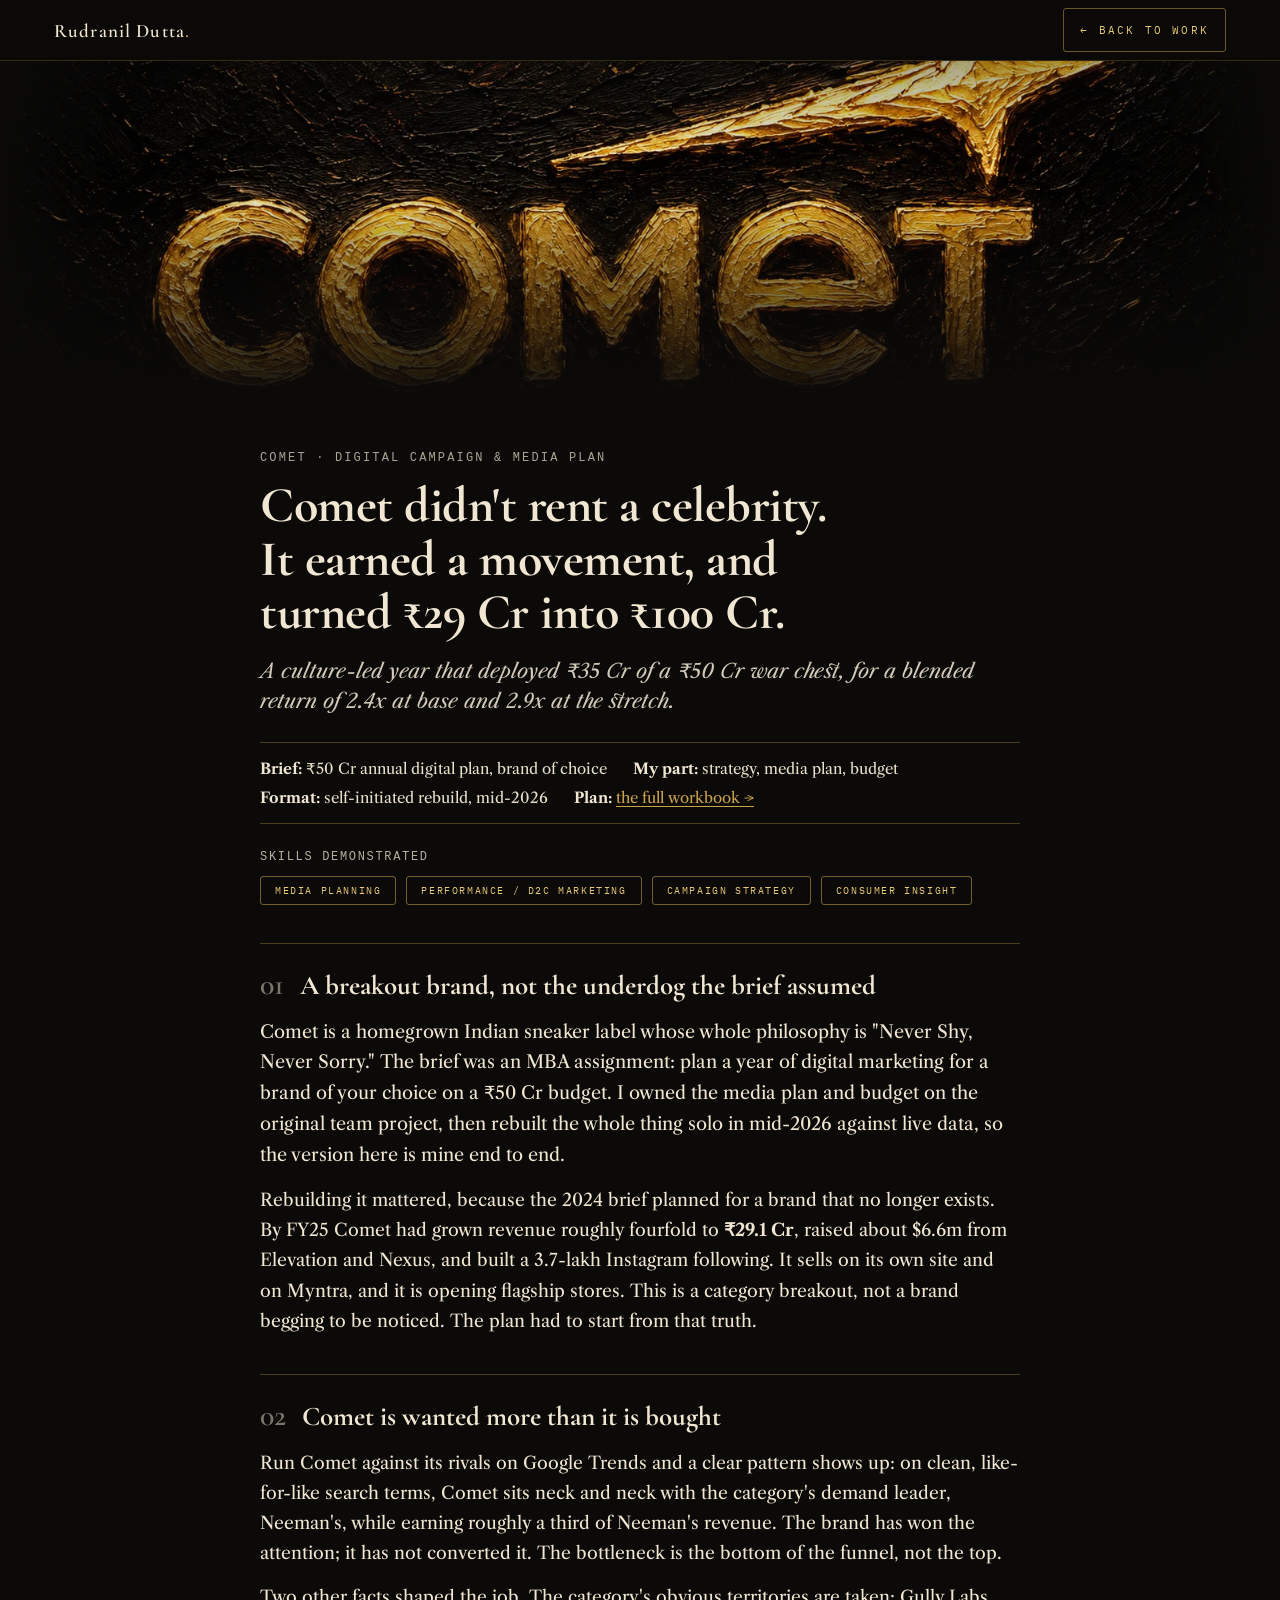
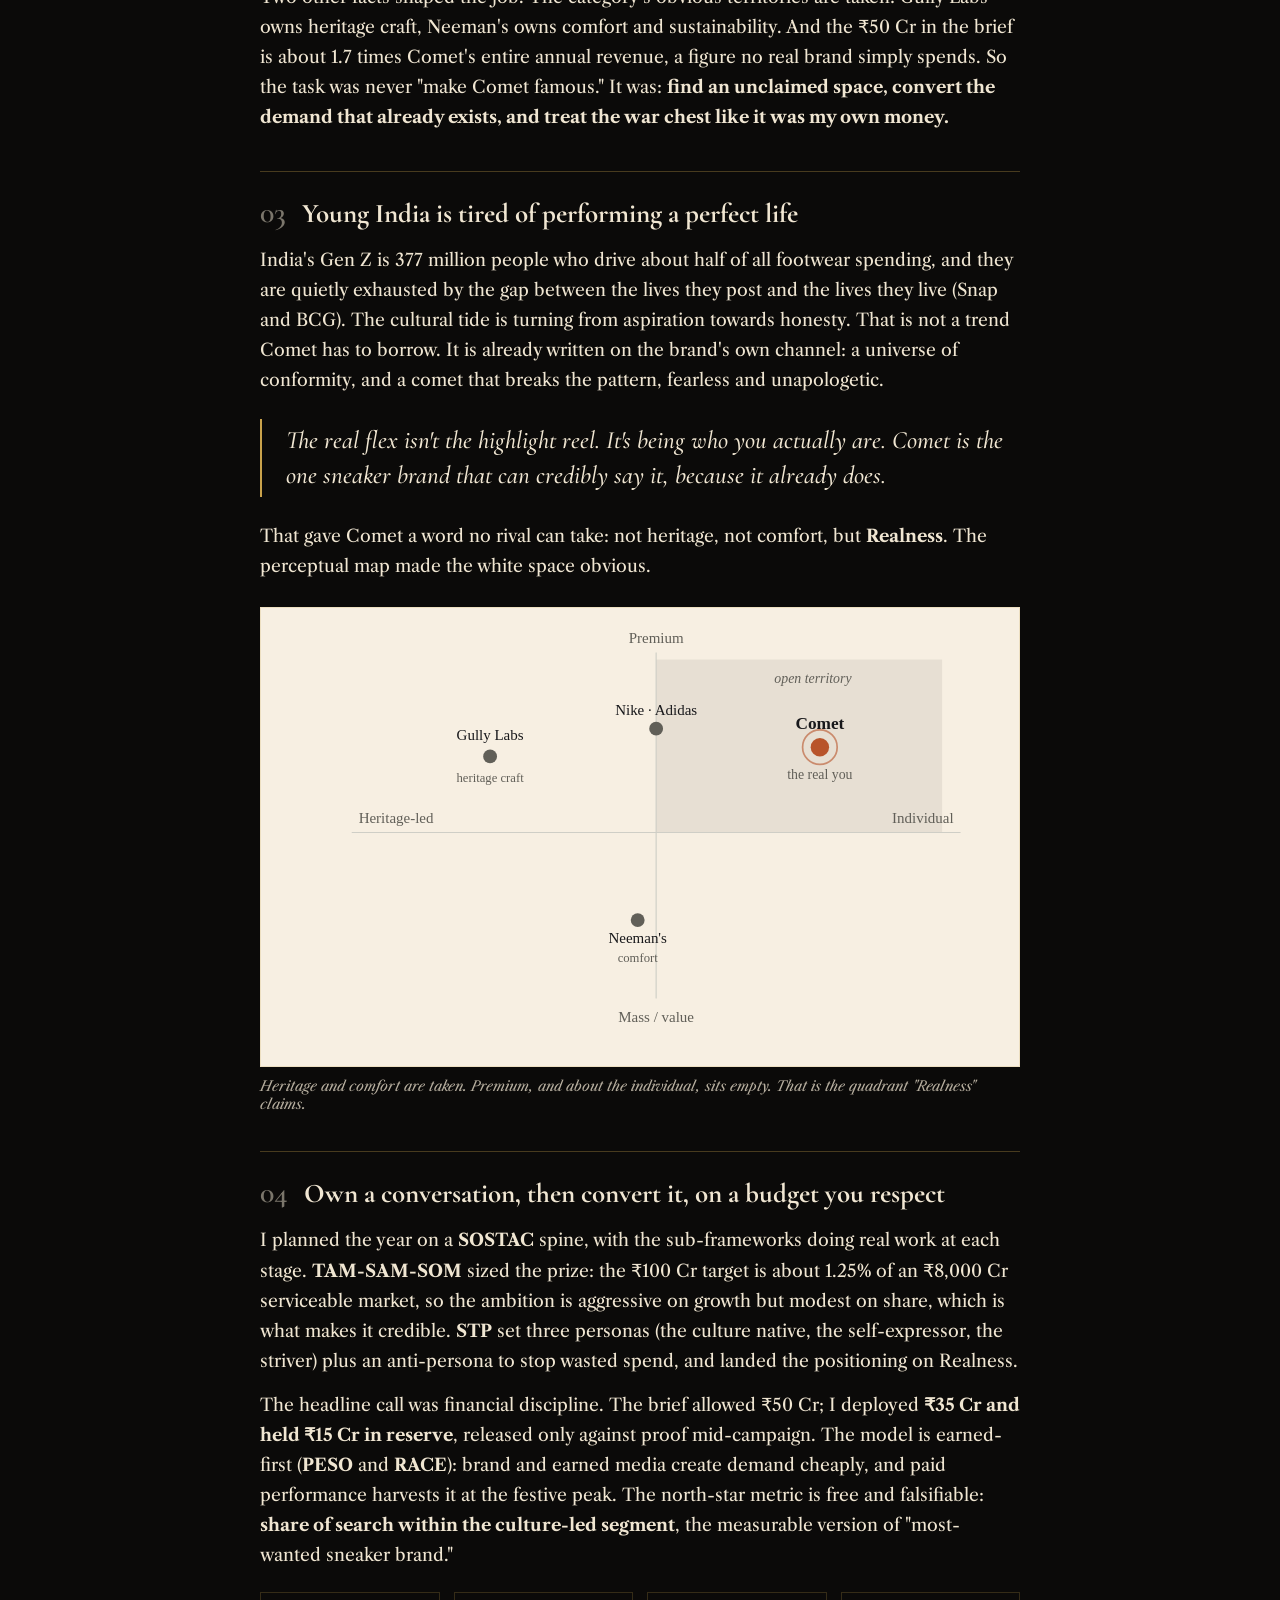
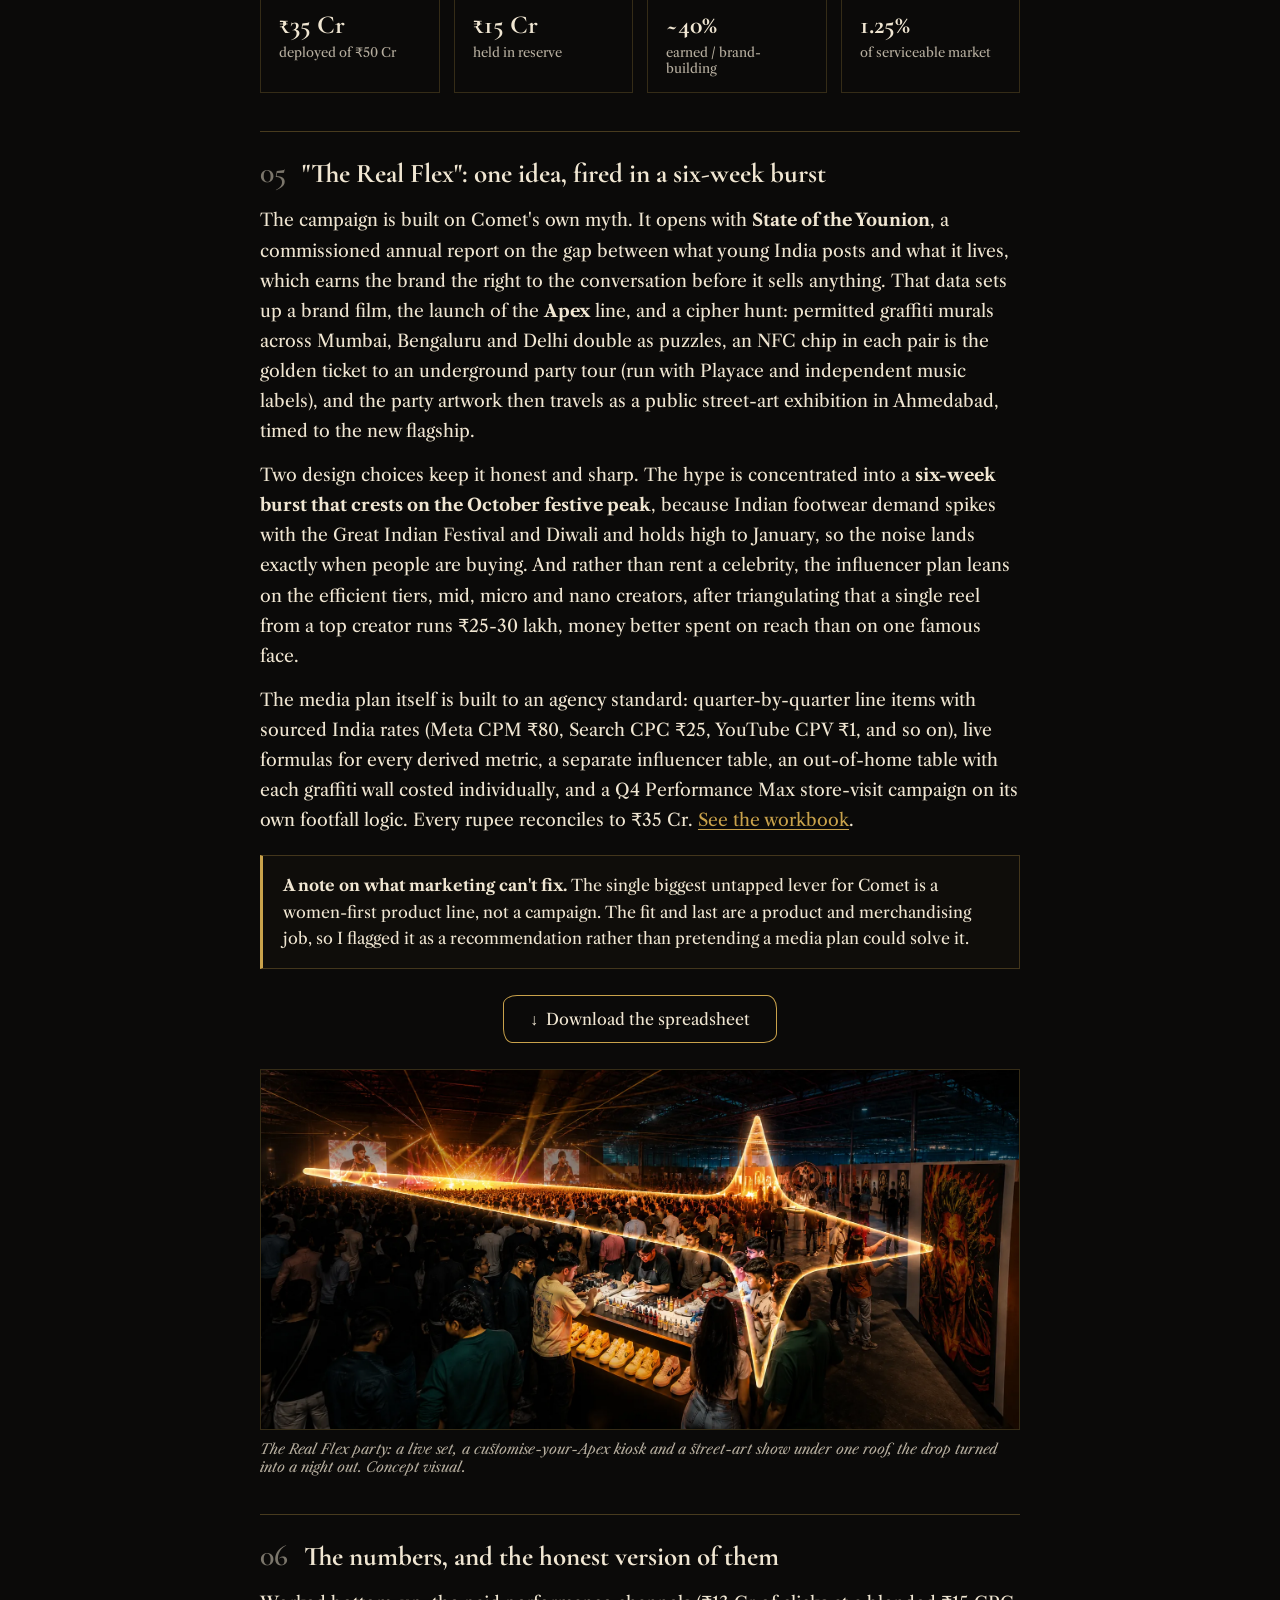
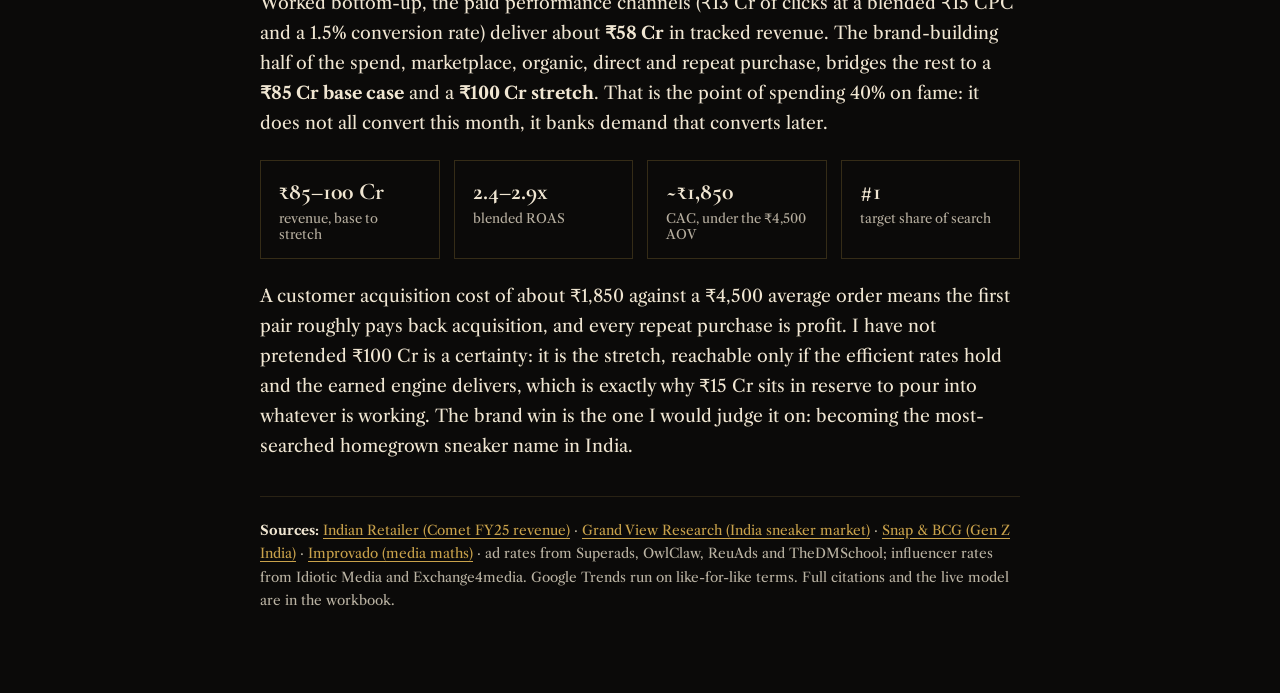
<file: Comet-Case-Study.html>
<!DOCTYPE html>
<html lang="en">
<head>
<meta charset="utf-8">
<meta name="viewport" content="width=device-width, initial-scale=1">
<title>Comet · Rudranil Dutta</title>
<meta name="description" content="A culture-led year for D2C sneaker brand Comet, turning ₹29 Cr into ₹100 Cr on a ₹35 Cr deploy, flighted to the festive peak.">
<meta name="theme-color" content="#0B0A09">
<meta property="og:type" content="website">
<meta property="og:title" content="Comet · Rudranil Dutta">
<meta property="og:description" content="A culture-led year for D2C sneaker brand Comet, turning ₹29 Cr into ₹100 Cr on a ₹35 Cr deploy, flighted to the festive peak.">
<meta property="og:image" content="assets/art/comet.webp">
<meta name="twitter:card" content="summary_large_image">
<meta name="twitter:title" content="Comet · Rudranil Dutta">
<meta name="twitter:description" content="A culture-led year for D2C sneaker brand Comet, turning ₹29 Cr into ₹100 Cr on a ₹35 Cr deploy, flighted to the festive peak.">
<meta name="twitter:image" content="assets/art/comet.webp">
<link rel="icon" href="favicon.svg" type="image/svg+xml">
<link rel="preconnect" href="https://fonts.googleapis.com">
<link rel="preconnect" href="https://fonts.gstatic.com" crossorigin>
<link href="https://fonts.googleapis.com/css2?family=Cormorant+Garamond:wght@500;600;700&family=Libre+Caslon+Text:ital@0;1&family=IBM+Plex+Mono:wght@400;500&display=swap" rel="stylesheet">
<link rel="stylesheet" href="assets/case.css">
<style>
  .cr-link { color: #C9A24B; text-underline-offset: 3px; text-decoration-thickness: 1px; }
  .stat-grid { display: grid; grid-template-columns: repeat(auto-fit, minmax(150px, 1fr)); gap: 14px; margin: 22px 0; }
</style>
</head>
<body>
<a class="skip" href="#main">Skip to the case study</a>
<div class="c-shell">

  <svg width="0" height="0" style="position:absolute;width:0;height:0;overflow:hidden;" aria-hidden="true" focusable="false">
    <defs>
      <filter id="inkFill" x="-70%" y="-70%" width="240%" height="240%" color-interpolation-filters="sRGB">
        <feTurbulence type="fractalNoise" baseFrequency="0.014 0.019" numOctaves="4" seed="11" stitchTiles="stitch" result="noise"></feTurbulence>
        <feDisplacementMap in="SourceGraphic" in2="noise" scale="46" xChannelSelector="R" yChannelSelector="G" result="disp"></feDisplacementMap>
        <feGaussianBlur in="disp" stdDeviation="0.5"></feGaussianBlur>
      </filter>
    </defs>
  </svg>

  <header class="c-head">
    <a class="c-mark" href="index.html">Rudranil Dutta<span>.</span></a>
    <a class="c-back" href="index.html#work">&larr; Back to work</a>
  </header>

  <figure class="c-hero">
    <img src="assets/art/comet.webp" alt="Impasto oil painting: the Comet wordmark and its four-pointed star in thick gold leaf on near-black." width="1600" height="1067">
  </figure>

  <article style="max-width:840px;margin:0 auto;padding:clamp(30px,4vw,48px) clamp(20px,5vw,40px) 20px;">

    <div style="font-family:ui-monospace,Menlo,monospace;font-size:12px;letter-spacing:0.18em;text-transform:uppercase;color:rgba(240,230,210,0.70);">Comet &middot; Digital campaign &amp; media plan</div>
    <h1 style="font-family:'Cormorant Garamond',serif;font-weight:800;font-size:clamp(30px,5vw,50px);line-height:1.07;letter-spacing:-0.01em;margin:14px 0 0;">Comet didn't rent a celebrity. It earned a movement, and turned &#8377;29 Cr into &#8377;100 Cr.</h1>
    <p style="font-family:'Libre Caslon Text',serif;font-style:italic;font-size:clamp(17px,2.3vw,20px);line-height:1.5;color:rgba(240,230,210,0.87);margin:16px 0 0;">A culture-led year that deployed &#8377;35 Cr of a &#8377;50 Cr war chest, for a blended return of 2.4x at base and 2.9x at the stretch.</p>

    <!-- meta box -->
    <div style="border-top:1px solid rgba(201,162,75,0.32);border-bottom:1px solid rgba(201,162,75,0.32);padding:16px 0;margin:26px 0 18px;display:flex;flex-wrap:wrap;gap:10px 26px;font-size:15px;color:rgba(240,230,210,0.97);">
      <span><b style="color:#F0E6D2;font-weight:700;">Brief:</b> &#8377;50 Cr annual digital plan, brand of choice</span>
      <span><b style="color:#F0E6D2;font-weight:700;">My part:</b> strategy, media plan, budget</span>
      <span><b style="color:#F0E6D2;font-weight:700;">Format:</b> self-initiated rebuild, mid-2026</span>
      <span><b style="color:#F0E6D2;font-weight:700;">Plan:</b> <a class="cr-link" href="Comet-Media-Plan.html">the full workbook &#8594;</a></span>
    </div>

    <!-- skills -->
    <div style="font-family:ui-monospace,Menlo,monospace;font-size:12px;letter-spacing:0.14em;text-transform:uppercase;color:rgba(240,230,210,0.75);margin:26px 0 12px;">Skills demonstrated</div>
    <div style="display:flex;flex-wrap:wrap;gap:10px;margin-bottom:6px;">
      <span class="c-chip">Media Planning</span>
      <span class="c-chip">Performance / D2C Marketing</span>
      <span class="c-chip">Campaign Strategy</span>
      <span class="c-chip">Consumer Insight</span>
    </div>

    <!-- 01 -->
    <section style="border-top:1px solid rgba(201,162,75,0.32);margin-top:38px;padding-top:22px;">
      <div style="display:flex;align-items:baseline;gap:16px;margin-bottom:6px;">
        <span style="font-family:'Cormorant Garamond',serif;font-size:30px;font-weight:600;color:rgba(240,230,210,0.49);">01</span>
        <h2 style="font-family:'Cormorant Garamond',serif;font-size:clamp(22px,3vw,27px);font-weight:700;margin:0;">A breakout brand, not the underdog the brief assumed</h2>
      </div>
      <p style="font-size:18px;line-height:1.72;margin:14px 0;">Comet is a homegrown Indian sneaker label whose whole philosophy is "Never Shy, Never Sorry." The brief was an MBA assignment: plan a year of digital marketing for a brand of your choice on a &#8377;50 Cr budget. I owned the media plan and budget on the original team project, then rebuilt the whole thing solo in mid-2026 against live data, so the version here is mine end to end.</p>
      <p style="font-size:17.5px;line-height:1.72;margin:14px 0;">Rebuilding it mattered, because the 2024 brief planned for a brand that no longer exists. By FY25 Comet had grown revenue roughly fourfold to <strong style="font-weight:700;">&#8377;29.1 Cr</strong>, raised about $6.6m from Elevation and Nexus, and built a 3.7-lakh Instagram following. It sells on its own site and on Myntra, and it is opening flagship stores. This is a category breakout, not a brand begging to be noticed. The plan had to start from that truth.</p>
    </section>

    <!-- 02 -->
    <section style="border-top:1px solid rgba(201,162,75,0.32);margin-top:38px;padding-top:22px;">
      <div style="display:flex;align-items:baseline;gap:16px;margin-bottom:6px;">
        <span style="font-family:'Cormorant Garamond',serif;font-size:30px;font-weight:600;color:rgba(240,230,210,0.49);">02</span>
        <h2 style="font-family:'Cormorant Garamond',serif;font-size:clamp(22px,3vw,27px);font-weight:700;margin:0;">Comet is wanted more than it is bought</h2>
      </div>
      <p style="font-size:17.5px;line-height:1.72;margin:14px 0;">Run Comet against its rivals on Google Trends and a clear pattern shows up: on clean, like-for-like search terms, Comet sits neck and neck with the category's demand leader, Neeman's, while earning roughly a third of Neeman's revenue. The brand has won the attention; it has not converted it. The bottleneck is the bottom of the funnel, not the top.</p>
      <p style="font-size:17.5px;line-height:1.72;margin:14px 0;">Two other facts shaped the job. The category's obvious territories are taken: Gully Labs owns heritage craft, Neeman's owns comfort and sustainability. And the &#8377;50 Cr in the brief is about 1.7 times Comet's entire annual revenue, a figure no real brand simply spends. So the task was never "make Comet famous." It was: <strong style="font-weight:700;">find an unclaimed space, convert the demand that already exists, and treat the war chest like it was my own money.</strong></p>
    </section>

    <!-- 03 -->
    <section style="border-top:1px solid rgba(201,162,75,0.32);margin-top:38px;padding-top:22px;">
      <div style="display:flex;align-items:baseline;gap:16px;margin-bottom:6px;">
        <span style="font-family:'Cormorant Garamond',serif;font-size:30px;font-weight:600;color:rgba(240,230,210,0.49);">03</span>
        <h2 style="font-family:'Cormorant Garamond',serif;font-size:clamp(22px,3vw,27px);font-weight:700;margin:0;">Young India is tired of performing a perfect life</h2>
      </div>
      <p style="font-size:17.5px;line-height:1.72;margin:14px 0;">India's Gen Z is 377 million people who drive about half of all footwear spending, and they are quietly exhausted by the gap between the lives they post and the lives they live (Snap and BCG). The cultural tide is turning from aspiration towards honesty. That is not a trend Comet has to borrow. It is already written on the brand's own channel: a universe of conformity, and a comet that breaks the pattern, fearless and unapologetic.</p>
      <blockquote style="font-family:'Cormorant Garamond',serif;font-style:italic;font-weight:500;font-size:clamp(20px,3vw,25px);line-height:1.4;margin:24px 0;padding:4px 0 4px 24px;border-left:2px solid #C9A24B;">The real flex isn't the highlight reel. It's being who you actually are. Comet is the one sneaker brand that can credibly say it, because it already does.</blockquote>
      <p style="font-size:17.5px;line-height:1.72;margin:14px 0;">That gave Comet a word no rival can take: not heritage, not comfort, but <strong style="font-weight:700;">Realness</strong>. The perceptual map made the white space obvious.</p>
      <figure style="margin:26px 0 8px;">
        <div style="width:100%;border:1px solid rgba(201,162,75,0.22);background:#f7efe2;padding:10px;">
          <svg viewBox="0 0 640 380" xmlns="http://www.w3.org/2000/svg" role="img" aria-label="Perceptual map: premium versus mass on the vertical axis, heritage-led versus individual on the horizontal. Comet sits alone in the premium, individual quadrant." style="width:100%;height:auto;display:block;">
            <rect x="334" y="36" width="248" height="150" fill="#1A1714" opacity="0.07"></rect>
            <text x="470" y="56" text-anchor="middle" font-family="Georgia" font-size="12" font-style="italic" fill="#615F58">open territory</text>
            <line x1="334" y1="30" x2="334" y2="330" stroke="#CFCEC6" stroke-width="1"></line>
            <line x1="70" y1="186" x2="598" y2="186" stroke="#CFCEC6" stroke-width="1"></line>
            <text x="334" y="22" text-anchor="middle" font-family="Georgia" font-size="13" fill="#615F58">Premium</text>
            <text x="334" y="350" text-anchor="middle" font-family="Georgia" font-size="13" fill="#615F58">Mass / value</text>
            <text x="76" y="178" text-anchor="start" font-family="Georgia" font-size="13" fill="#615F58">Heritage-led</text>
            <text x="592" y="178" text-anchor="end" font-family="Georgia" font-size="13" fill="#615F58">Individual</text>
            <circle cx="190" cy="120" r="6" fill="#615F58"></circle>
            <text x="190" y="106" text-anchor="middle" font-family="Georgia" font-size="13" fill="#18181B">Gully Labs</text>
            <text x="190" y="142" text-anchor="middle" font-family="Georgia" font-size="11" fill="#615F58">heritage craft</text>
            <circle cx="334" cy="96" r="6" fill="#615F58"></circle>
            <text x="334" y="84" text-anchor="middle" font-family="Georgia" font-size="13" fill="#18181B">Nike &middot; Adidas</text>
            <circle cx="318" cy="262" r="6" fill="#615F58"></circle>
            <text x="318" y="282" text-anchor="middle" font-family="Georgia" font-size="13" fill="#18181B">Neeman's</text>
            <text x="318" y="298" text-anchor="middle" font-family="Georgia" font-size="11" fill="#615F58">comfort</text>
            <circle cx="476" cy="112" r="15" fill="none" stroke="#B8542B" stroke-width="1.5" opacity="0.6"></circle>
            <circle cx="476" cy="112" r="8" fill="#B8542B"></circle>
            <text x="476" y="96" text-anchor="middle" font-family="Georgia" font-size="15" font-weight="bold" fill="#18181B">Comet</text>
            <text x="476" y="140" text-anchor="middle" font-family="Georgia" font-size="12" fill="#615F58">the real you</text>
          </svg>
        </div>
        <figcaption style="font-family:'Libre Caslon Text',serif;font-style:italic;font-size:14px;color:rgba(240,230,210,0.75);margin-top:10px;">Heritage and comfort are taken. Premium, and about the individual, sits empty. That is the quadrant "Realness" claims.</figcaption>
      </figure>
    </section>

    <!-- 04 -->
    <section style="border-top:1px solid rgba(201,162,75,0.32);margin-top:38px;padding-top:22px;">
      <div style="display:flex;align-items:baseline;gap:16px;margin-bottom:6px;">
        <span style="font-family:'Cormorant Garamond',serif;font-size:30px;font-weight:600;color:rgba(240,230,210,0.49);">04</span>
        <h2 style="font-family:'Cormorant Garamond',serif;font-size:clamp(22px,3vw,27px);font-weight:700;margin:0;">Own a conversation, then convert it, on a budget you respect</h2>
      </div>
      <p style="font-size:17.5px;line-height:1.72;margin:14px 0;">I planned the year on a <strong style="font-weight:700;">SOSTAC</strong> spine, with the sub-frameworks doing real work at each stage. <strong style="font-weight:700;">TAM-SAM-SOM</strong> sized the prize: the &#8377;100 Cr target is about 1.25% of an &#8377;8,000 Cr serviceable market, so the ambition is aggressive on growth but modest on share, which is what makes it credible. <strong style="font-weight:700;">STP</strong> set three personas (the culture native, the self-expressor, the striver) plus an anti-persona to stop wasted spend, and landed the positioning on Realness.</p>
      <p style="font-size:17.5px;line-height:1.72;margin:14px 0;">The headline call was financial discipline. The brief allowed &#8377;50 Cr; I deployed <strong style="font-weight:700;">&#8377;35 Cr and held &#8377;15 Cr in reserve</strong>, released only against proof mid-campaign. The model is earned-first (<strong style="font-weight:700;">PESO</strong> and <strong style="font-weight:700;">RACE</strong>): brand and earned media create demand cheaply, and paid performance harvests it at the festive peak. The north-star metric is free and falsifiable: <strong style="font-weight:700;">share of search within the culture-led segment</strong>, the measurable version of "most-wanted sneaker brand."</p>
      <div class="stat-grid">
        <div style="border:1px solid rgba(201,162,75,0.22);padding:16px 18px;"><div style="font-family:'Cormorant Garamond',serif;font-size:26px;font-weight:700;">&#8377;35 Cr</div><div style="font-size:13px;color:rgba(240,230,210,0.75);margin-top:4px;">deployed of &#8377;50 Cr</div></div>
        <div style="border:1px solid rgba(201,162,75,0.22);padding:16px 18px;"><div style="font-family:'Cormorant Garamond',serif;font-size:26px;font-weight:700;">&#8377;15 Cr</div><div style="font-size:13px;color:rgba(240,230,210,0.75);margin-top:4px;">held in reserve</div></div>
        <div style="border:1px solid rgba(201,162,75,0.22);padding:16px 18px;"><div style="font-family:'Cormorant Garamond',serif;font-size:26px;font-weight:700;">~40%</div><div style="font-size:13px;color:rgba(240,230,210,0.75);margin-top:4px;">earned / brand-building</div></div>
        <div style="border:1px solid rgba(201,162,75,0.22);padding:16px 18px;"><div style="font-family:'Cormorant Garamond',serif;font-size:26px;font-weight:700;">1.25%</div><div style="font-size:13px;color:rgba(240,230,210,0.75);margin-top:4px;">of serviceable market</div></div>
      </div>
    </section>

    <!-- 05 -->
    <section style="border-top:1px solid rgba(201,162,75,0.32);margin-top:38px;padding-top:22px;">
      <div style="display:flex;align-items:baseline;gap:16px;margin-bottom:6px;">
        <span style="font-family:'Cormorant Garamond',serif;font-size:30px;font-weight:600;color:rgba(240,230,210,0.49);">05</span>
        <h2 style="font-family:'Cormorant Garamond',serif;font-size:clamp(22px,3vw,27px);font-weight:700;margin:0;">"The Real Flex": one idea, fired in a six-week burst</h2>
      </div>
      <p style="font-size:17.5px;line-height:1.72;margin:14px 0;">The campaign is built on Comet's own myth. It opens with <strong style="font-weight:700;">State of the Younion</strong>, a commissioned annual report on the gap between what young India posts and what it lives, which earns the brand the right to the conversation before it sells anything. That data sets up a brand film, the launch of the <strong style="font-weight:700;">Apex</strong> line, and a cipher hunt: permitted graffiti murals across Mumbai, Bengaluru and Delhi double as puzzles, an NFC chip in each pair is the golden ticket to an underground party tour (run with Playace and independent music labels), and the party artwork then travels as a public street-art exhibition in Ahmedabad, timed to the new flagship.</p>
      <p style="font-size:17.5px;line-height:1.72;margin:14px 0;">Two design choices keep it honest and sharp. The hype is concentrated into a <strong style="font-weight:700;">six-week burst that crests on the October festive peak</strong>, because Indian footwear demand spikes with the Great Indian Festival and Diwali and holds high to January, so the noise lands exactly when people are buying. And rather than rent a celebrity, the influencer plan leans on the efficient tiers, mid, micro and nano creators, after triangulating that a single reel from a top creator runs &#8377;25-30 lakh, money better spent on reach than on one famous face.</p>
      <p style="font-size:17.5px;line-height:1.72;margin:14px 0;">The media plan itself is built to an agency standard: quarter-by-quarter line items with sourced India rates (Meta CPM &#8377;80, Search CPC &#8377;25, YouTube CPV &#8377;1, and so on), live formulas for every derived metric, a separate influencer table, an out-of-home table with each graffiti wall costed individually, and a Q4 Performance Max store-visit campaign on its own footfall logic. Every rupee reconciles to &#8377;35 Cr. <a class="cr-link" href="Comet-Media-Plan.html">See the workbook</a>.</p>
      <div style="border:1px solid rgba(201,162,75,0.28);border-left:3px solid #C9A24B;padding:16px 20px;margin:20px 0;font-size:16px;line-height:1.65;background:rgba(201,162,75,0.02);"><b style="font-weight:700;">A note on what marketing can't fix.</b> The single biggest untapped lever for Comet is a women-first product line, not a campaign. The fit and last are a product and merchandising job, so I flagged it as a recommendation rather than pretending a media plan could solve it.</div>

      <div style="display:flex;justify-content:center;margin:26px 0 4px;">
        <a href="Comet-Annual-Media-Plan-FY27-28.xlsx" download style="display:inline-flex;align-items:center;justify-content:center;gap:10px;border:1.5px solid #C9A24B;border-radius:14px 10px 13px 9px / 9px 13px 10px 14px;padding:13px 26px;font-family:'Libre Caslon Text',serif;font-size:16px;color:#F0E6D2;text-decoration:none;background:radial-gradient(circle at 50% 50%,#C9A24B 0%,#C9A24B 74%,rgba(201,162,75,0.32) 90%,rgba(201,162,75,0.00) 100%) no-repeat center / 0% 0%;">&darr;&ensp;Download the spreadsheet</a>
      </div>
    </section>

    <figure style="margin:26px 0 0;">
      <img width="1822" height="863" src="assets/comet/case-banner.webp" alt="Photorealistic mockup of the Comet Real Flex party: a live concert with lasers and a cheering crowd, a sneaker customisation kiosk, and an art exhibition, with the Comet logo as a bright cut-out in a darkened banner." style="width:100%;display:block;border:1px solid rgba(201,162,75,0.22);height:auto"/>
      <figcaption style="font-family:'Libre Caslon Text',serif;font-style:italic;font-size:14px;color:rgba(240,230,210,0.75);margin-top:10px;">The Real Flex party: a live set, a customise-your-Apex kiosk and a street-art show under one roof, the drop turned into a night out. Concept visual.</figcaption>
    </figure>

    <!-- 06 -->
    <section style="border-top:1px solid rgba(201,162,75,0.32);margin-top:38px;padding-top:22px;">
      <div style="display:flex;align-items:baseline;gap:16px;margin-bottom:6px;">
        <span style="font-family:'Cormorant Garamond',serif;font-size:30px;font-weight:600;color:rgba(240,230,210,0.49);">06</span>
        <h2 style="font-family:'Cormorant Garamond',serif;font-size:clamp(22px,3vw,27px);font-weight:700;margin:0;">The numbers, and the honest version of them</h2>
      </div>
      <p style="font-size:17.5px;line-height:1.72;margin:14px 0;">Worked bottom-up, the paid performance channels (&#8377;13 Cr of clicks at a blended &#8377;15 CPC and a 1.5% conversion rate) deliver about <strong style="font-weight:700;">&#8377;58 Cr</strong> in tracked revenue. The brand-building half of the spend, marketplace, organic, direct and repeat purchase, bridges the rest to a <strong style="font-weight:700;">&#8377;85 Cr base case</strong> and a <strong style="font-weight:700;">&#8377;100 Cr stretch</strong>. That is the point of spending 40% on fame: it does not all convert this month, it banks demand that converts later.</p>
      <div class="stat-grid">
        <div style="border:1px solid rgba(201,162,75,0.22);padding:16px 18px;"><div style="font-family:'Cormorant Garamond',serif;font-size:24px;font-weight:700;">&#8377;85&#8211;100 Cr</div><div style="font-size:13px;color:rgba(240,230,210,0.75);margin-top:4px;">revenue, base to stretch</div></div>
        <div style="border:1px solid rgba(201,162,75,0.22);padding:16px 18px;"><div style="font-family:'Cormorant Garamond',serif;font-size:24px;font-weight:700;">2.4&#8211;2.9x</div><div style="font-size:13px;color:rgba(240,230,210,0.75);margin-top:4px;">blended ROAS</div></div>
        <div style="border:1px solid rgba(201,162,75,0.22);padding:16px 18px;"><div style="font-family:'Cormorant Garamond',serif;font-size:24px;font-weight:700;">~&#8377;1,850</div><div style="font-size:13px;color:rgba(240,230,210,0.75);margin-top:4px;">CAC, under the &#8377;4,500 AOV</div></div>
        <div style="border:1px solid rgba(201,162,75,0.22);padding:16px 18px;"><div style="font-family:'Cormorant Garamond',serif;font-size:24px;font-weight:700;">#1</div><div style="font-size:13px;color:rgba(240,230,210,0.75);margin-top:4px;">target share of search</div></div>
      </div>
      <p style="font-size:17.5px;line-height:1.72;margin:14px 0;">A customer acquisition cost of about &#8377;1,850 against a &#8377;4,500 average order means the first pair roughly pays back acquisition, and every repeat purchase is profit. I have not pretended &#8377;100 Cr is a certainty: it is the stretch, reachable only if the efficient rates hold and the earned engine delivers, which is exactly why &#8377;15 Cr sits in reserve to pour into whatever is working. The brand win is the one I would judge it on: becoming the most-searched homegrown sneaker name in India.</p>
    </section>

    <!-- sources -->
    <div style="border-top:1px solid rgba(201,162,75,0.16);margin-top:34px;padding:22px 0 60px;">
      <p style="font-size:13.5px;line-height:1.75;color:rgba(240,230,210,0.77);margin:0;"><strong style="font-weight:700;color:#F0E6D2;">Sources:</strong>
        <a class="cr-link" href="https://www.indianretailer.com/news/comet-accelerates-growth-303-pc-revenue-jump-fy25" target="_blank" rel="noopener">Indian Retailer (Comet FY25 revenue)</a> &middot;
        <a class="cr-link" href="https://www.grandviewresearch.com/horizon/outlook/sneakers-market/india" target="_blank" rel="noopener">Grand View Research (India sneaker market)</a> &middot;
        <a class="cr-link" href="https://newsroom.snap.com/how-gen-z-is-shaping-the-new-india" target="_blank" rel="noopener">Snap &amp; BCG (Gen Z India)</a> &middot;
        <a class="cr-link" href="https://improvado.io/blog/digital-media-math-101-understanding-metrics" target="_blank" rel="noopener">Improvado (media maths)</a> &middot;
        ad rates from Superads, OwlClaw, ReuAds and TheDMSchool; influencer rates from Idiotic Media and Exchange4media. Google Trends run on like-for-like terms. Full citations and the live model are in the workbook.
      </p>
    </div>

  </article>

</div>

</body>
</html>
</file>
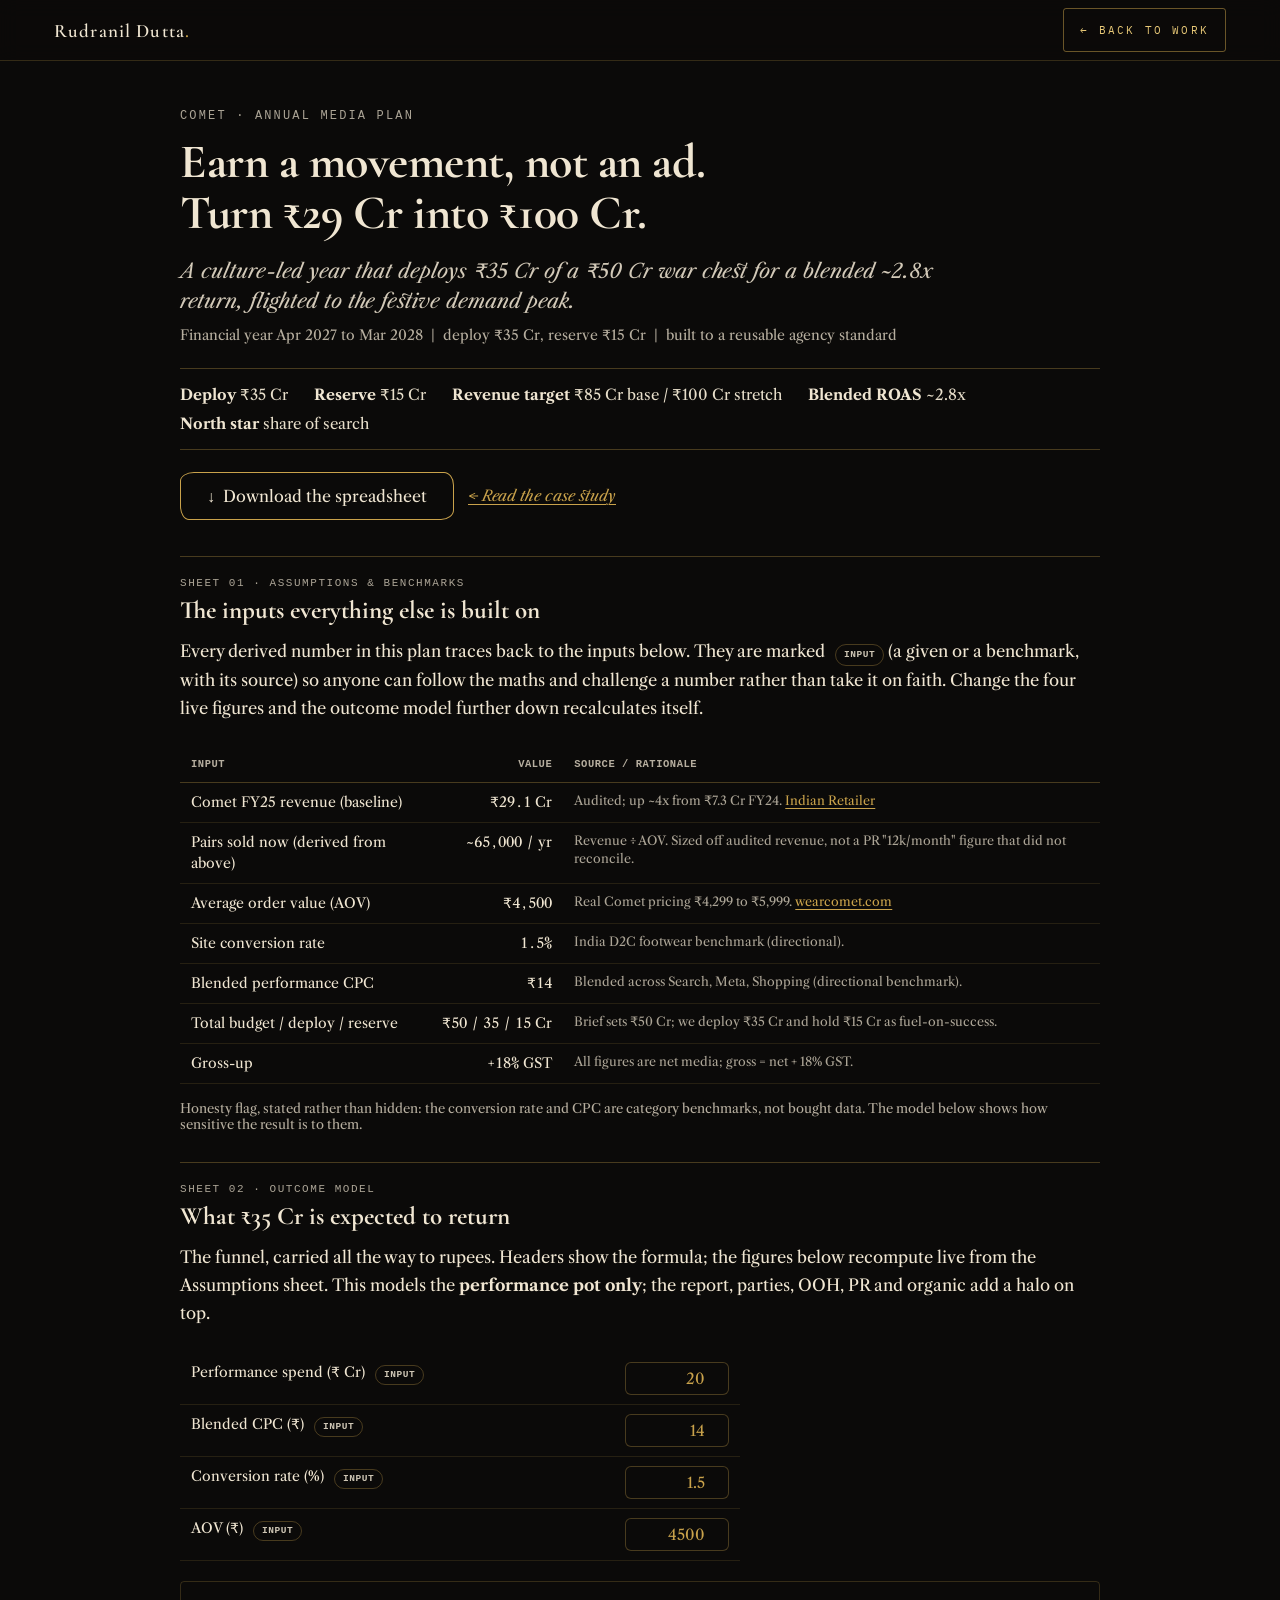
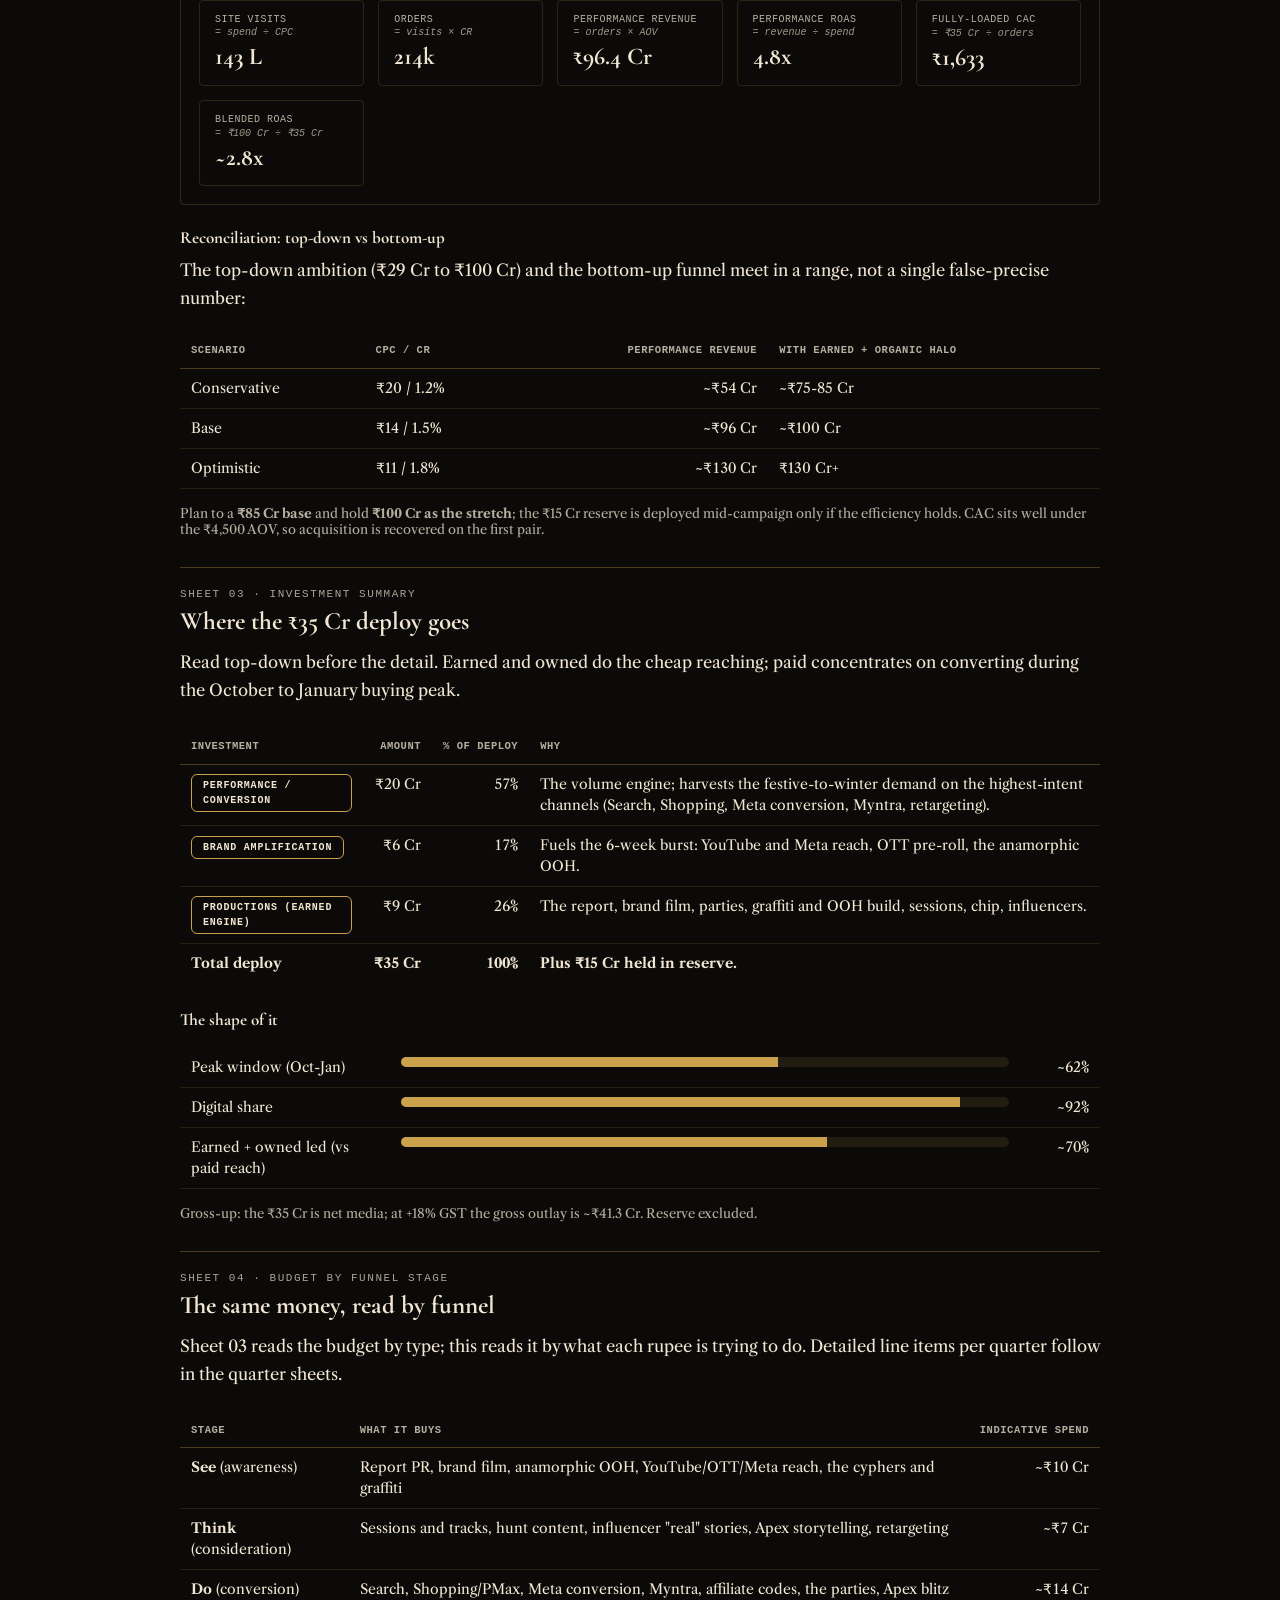
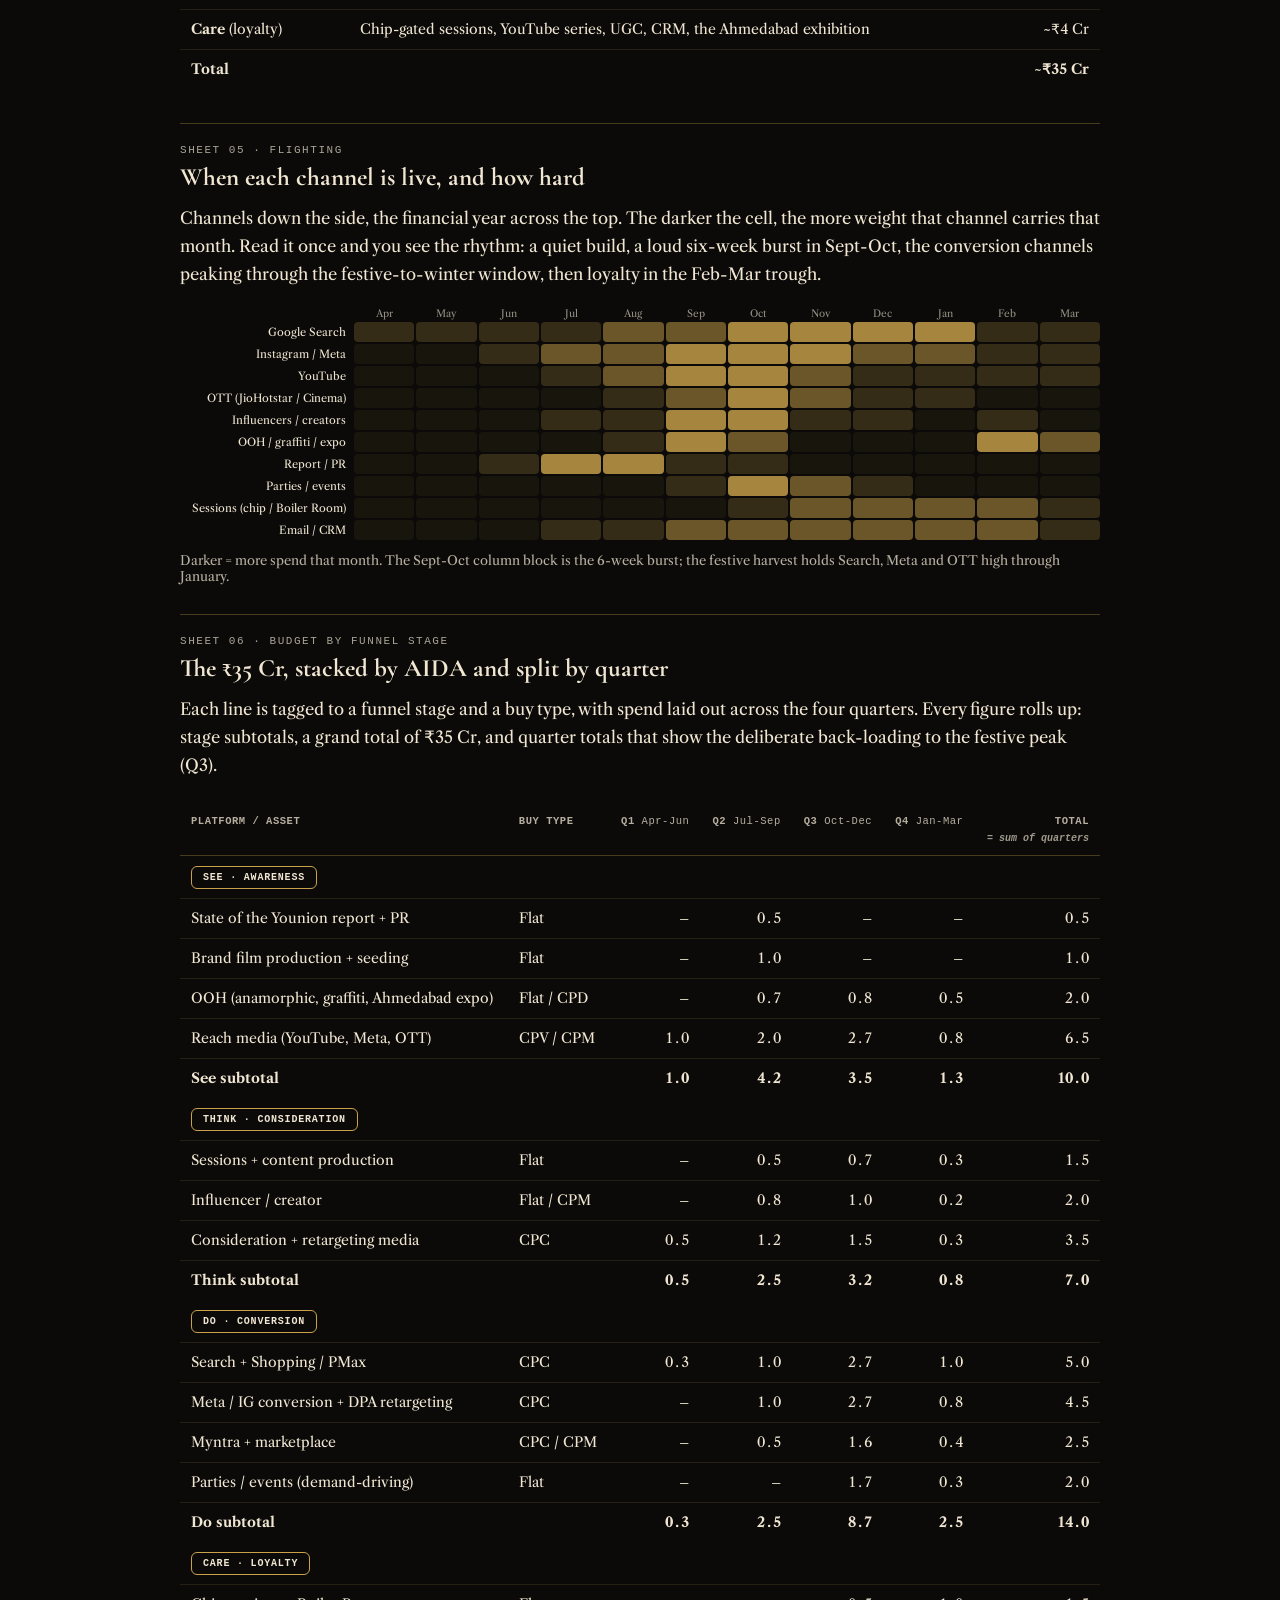
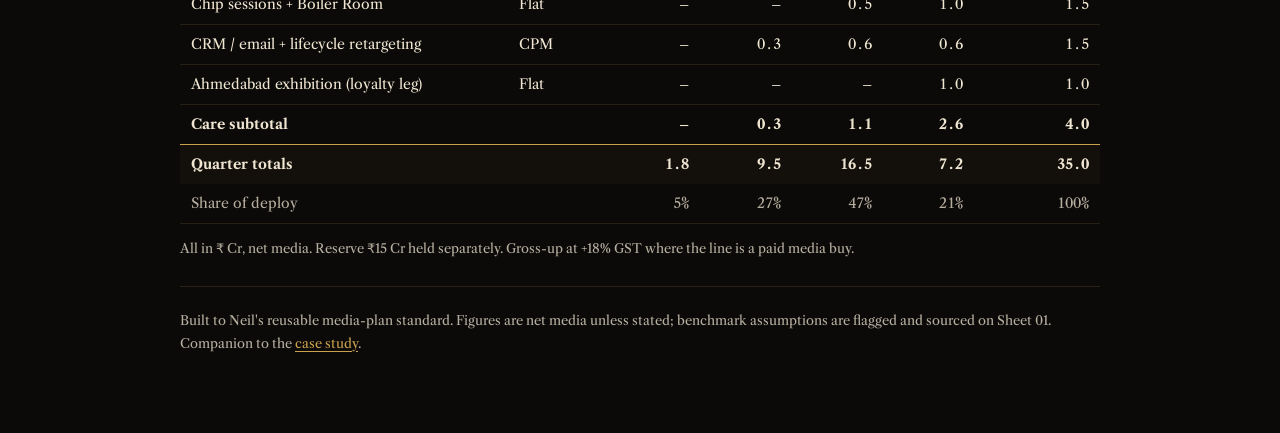
<file: Comet-Media-Plan.html>
<!DOCTYPE html>
<html lang="en">
<head>
<meta charset="utf-8">
<meta name="viewport" content="width=device-width, initial-scale=1">
<title>Comet Media Plan · Rudranil Dutta</title>
<meta name="description" content="The working media plan for Comet. Sourced assumptions, a live outcome model, budget by funnel stage and a month-by-month flighting heatmap.">
<meta name="theme-color" content="#0B0A09">
<meta property="og:type" content="website">
<meta property="og:title" content="Comet Media Plan · Rudranil Dutta">
<meta property="og:description" content="The working media plan for Comet. Sourced assumptions, a live outcome model, budget by funnel stage and a month-by-month flighting heatmap.">
<meta property="og:image" content="assets/art/None.webp">
<meta name="twitter:card" content="summary_large_image">
<meta name="twitter:title" content="Comet Media Plan · Rudranil Dutta">
<meta name="twitter:description" content="The working media plan for Comet. Sourced assumptions, a live outcome model, budget by funnel stage and a month-by-month flighting heatmap.">
<link rel="icon" href="favicon.svg" type="image/svg+xml">
<link rel="preconnect" href="https://fonts.googleapis.com">
<link rel="preconnect" href="https://fonts.gstatic.com" crossorigin>
<link href="https://fonts.googleapis.com/css2?family=Cormorant+Garamond:wght@500;600;700&family=Libre+Caslon+Text:ital@0;1&family=IBM+Plex+Mono:wght@400;500&display=swap" rel="stylesheet">
<link rel="stylesheet" href="assets/case.css">
<style>
  .cr-link { color: #C9A24B; text-underline-offset: 3px; text-decoration-thickness: 1px; }
  .mt { width: 100%; border-collapse: collapse; margin: 14px 0 4px; font-size: 14px; font-family: 'Libre Caslon Text', Georgia, serif; }
  .mt th, .mt td { text-align: left; vertical-align: top; padding: 9px 11px; border-bottom: 1px solid rgba(201,162,75,0.14); line-height: 1.5; }
  .mt thead th { border-bottom: 1px solid rgba(201,162,75,0.32); font-family: ui-monospace, Menlo, monospace; font-size: 10.5px; text-transform: uppercase; letter-spacing: 0.05em; color:rgba(240,230,210,0.75); font-weight: 600; }
  .mt td.num, .mt th.num { text-align: right; white-space: nowrap; font-variant-numeric: tabular-nums; }
  .mt tr.total td { border-top: 1.5px solid #C9A24B; border-bottom: none; font-weight: 700; }
  .mt .src { font-size: 12.5px; color:rgba(240,230,210,0.70); }
  .mt .src a { color: #C9A24B; }
  .formula { display: block; font-size: 10px; color:rgba(240,230,210,0.65); font-style: italic; text-transform: none; letter-spacing: 0; margin-top: 2px; }
  .tag { display: inline-block; font-family: ui-monospace, Menlo, monospace; font-size: 9.5px; font-weight: 600; letter-spacing: 0.06em; text-transform: uppercase; padding: 2px 8px; border: 1px solid rgba(201,162,75,0.32); border-radius: 20px; margin-left: 6px; color:rgba(240,230,210,0.85); }
  .pill { display: inline-block; font-family: ui-monospace, Menlo, monospace; font-size: 10px; font-weight: 700; letter-spacing: 0.08em; text-transform: uppercase; padding: 3px 11px; border: 1px solid #C9A24B; border-radius: 6px; }
  input.live { width: 104px; font-family: 'Libre Caslon Text', Georgia, serif; font-size: 15px; padding: 6px 8px; border: 1px solid rgba(201,162,75,0.32); border-radius: 6px; text-align: right; background: #0B0A09; color: #C9A24B; }
  input.live:focus { outline: 2px solid #C9A24B; border-color: #C9A24B; }
  .live-out { border: 1px solid rgba(201,162,75,0.22); border-radius: 4px; padding: 18px; margin-top: 16px; display: grid; grid-template-columns: repeat(auto-fit, minmax(158px, 1fr)); gap: 14px; }
  .live-out .stat { border: 1px solid rgba(201,162,75,0.18); border-radius: 4px; padding: 13px 15px; }
  .live-out .lab { font-family: ui-monospace, Menlo, monospace; font-size: 10px; text-transform: uppercase; letter-spacing: 0.05em; color:rgba(240,230,210,0.75); }
  .live-out .val { font-family: 'Cormorant Garamond', serif; font-size: 24px; font-weight: 700; margin-top: 4px; }
  .bar { height: 10px; border-radius: 5px; background: rgba(201,162,75,0.12); overflow: hidden; }
  .bar > span { display: block; height: 100%; background: #C9A24B; }
  .placeholder { border: 1px dashed rgba(201,162,75,0.32); border-radius: 6px; padding: 18px; color:rgba(240,230,210,0.75); font-style: italic; font-size: 14.5px; margin-top: 8px; }
</style>
</head>
<body>
<a class="skip" href="#main">Skip to the case study</a>
<div class="c-shell">

  <svg width="0" height="0" style="position:absolute;width:0;height:0;overflow:hidden;" aria-hidden="true" focusable="false">
    <defs>
      <filter id="inkFill" x="-70%" y="-70%" width="240%" height="240%" color-interpolation-filters="sRGB">
        <feTurbulence type="fractalNoise" baseFrequency="0.014 0.019" numOctaves="4" seed="11" stitchTiles="stitch" result="noise"></feTurbulence>
        <feDisplacementMap in="SourceGraphic" in2="noise" scale="46" xChannelSelector="R" yChannelSelector="G" result="disp"></feDisplacementMap>
        <feGaussianBlur in="disp" stdDeviation="0.5"></feGaussianBlur>
      </filter>
    </defs>
  </svg>

  <header class="c-head">
    <a class="c-mark" href="index.html">Rudranil Dutta<span>.</span></a>
    <a class="c-back" href="index.html#work">&larr; Back to work</a>
  </header>

  <article style="max-width:1000px;margin:0 auto;padding:clamp(30px,4vw,48px) clamp(20px,5vw,40px) 20px;">

    <div style="font-family:ui-monospace,Menlo,monospace;font-size:12px;letter-spacing:0.18em;text-transform:uppercase;color:rgba(240,230,210,0.70);">Comet &middot; Annual media plan</div>
    <h1 style="font-family:'Cormorant Garamond',serif;font-weight:800;font-size:clamp(29px,4.8vw,48px);line-height:1.07;letter-spacing:-0.01em;margin:14px 0 0;">Earn a movement, not an ad. Turn &#8377;29 Cr into &#8377;100 Cr.</h1>
    <p style="font-family:'Libre Caslon Text',serif;font-style:italic;font-size:clamp(17px,2.2vw,20px);line-height:1.5;color:rgba(240,230,210,0.87);margin:16px 0 0;max-width:760px;">A culture-led year that deploys &#8377;35 Cr of a &#8377;50 Cr war chest for a blended ~2.8x return, flighted to the festive demand peak.</p>
    <p style="font-size:14px;color:rgba(240,230,210,0.75);margin:10px 0 0;">Financial year Apr 2027 to Mar 2028 &nbsp;|&nbsp; deploy &#8377;35 Cr, reserve &#8377;15 Cr &nbsp;|&nbsp; built to a reusable agency standard</p>

    <div style="display:flex;flex-wrap:wrap;gap:10px 26px;border-top:1px solid rgba(201,162,75,0.32);border-bottom:1px solid rgba(201,162,75,0.32);padding:16px 0;margin:24px 0 0;font-size:15px;color:rgba(240,230,210,0.97);">
      <span><b style="color:#F0E6D2;font-weight:700;">Deploy</b> &#8377;35 Cr</span>
      <span><b style="color:#F0E6D2;font-weight:700;">Reserve</b> &#8377;15 Cr</span>
      <span><b style="color:#F0E6D2;font-weight:700;">Revenue target</b> &#8377;85 Cr base / &#8377;100 Cr stretch</span>
      <span><b style="color:#F0E6D2;font-weight:700;">Blended ROAS</b> ~2.8x</span>
      <span><b style="color:#F0E6D2;font-weight:700;">North star</b> share of search</span>
    </div>

    <div style="display:flex;flex-wrap:wrap;gap:14px;align-items:center;margin:22px 0 0;">
      <a href="Comet-Annual-Media-Plan-FY27-28.xlsx" download style="display:inline-flex;align-items:center;justify-content:center;gap:10px;border:1.5px solid #C9A24B;border-radius:14px 10px 13px 9px / 9px 13px 10px 14px;padding:13px 26px;font-family:'Libre Caslon Text',serif;font-size:16px;color:#F0E6D2;text-decoration:none;background:radial-gradient(circle at 50% 50%,#C9A24B 0%,#C9A24B 74%,rgba(201,162,75,0.32) 90%,rgba(201,162,75,0.00) 100%) no-repeat center / 0% 0%;">&darr;&ensp;Download the spreadsheet</a>
      <a href="Comet-Case-Study.html" class="cr-link" style="font-size:15px;font-style:italic;">&larr; Read the case study</a>
    </div>

    <!-- Sheet 01 -->
    <section style="border-top:1px solid rgba(201,162,75,0.32);margin-top:36px;padding-top:20px;">
      <div style="font-family:ui-monospace,Menlo,monospace;font-size:11px;letter-spacing:0.14em;text-transform:uppercase;color:rgba(240,230,210,0.70);">Sheet 01 &middot; Assumptions &amp; benchmarks</div>
      <h2 style="font-family:'Cormorant Garamond',serif;font-size:clamp(20px,2.7vw,25px);font-weight:700;margin:6px 0 0;">The inputs everything else is built on</h2>
      <p style="font-size:16.5px;line-height:1.7;margin:12px 0;">Every derived number in this plan traces back to the inputs below. They are marked <span class="tag">input</span> (a given or a benchmark, with its source) so anyone can follow the maths and challenge a number rather than take it on faith. Change the four live figures and the outcome model further down recalculates itself.</p>
      <div style="overflow-x:auto;">
        <table class="mt">
          <thead><tr><th>Input</th><th class="num">Value</th><th>Source / rationale</th></tr></thead>
          <tbody>
            <tr><td>Comet FY25 revenue (baseline)</td><td class="num">&#8377;29.1 Cr</td><td class="src">Audited; up ~4x from &#8377;7.3 Cr FY24. <a class="cr-link" href="https://www.indianretailer.com/news/comet-accelerates-growth-303-pc-revenue-jump-fy25" target="_blank" rel="noopener">Indian Retailer</a></td></tr>
            <tr><td>Pairs sold now (derived from above)</td><td class="num">~65,000 / yr</td><td class="src">Revenue &#247; AOV. Sized off audited revenue, not a PR "12k/month" figure that did not reconcile.</td></tr>
            <tr><td>Average order value (AOV)</td><td class="num">&#8377;4,500</td><td class="src">Real Comet pricing &#8377;4,299 to &#8377;5,999. <a class="cr-link" href="https://www.wearcomet.com/collections/men-sneakers" target="_blank" rel="noopener">wearcomet.com</a></td></tr>
            <tr><td>Site conversion rate</td><td class="num">1.5%</td><td class="src">India D2C footwear benchmark (directional).</td></tr>
            <tr><td>Blended performance CPC</td><td class="num">&#8377;14</td><td class="src">Blended across Search, Meta, Shopping (directional benchmark).</td></tr>
            <tr><td>Total budget / deploy / reserve</td><td class="num">&#8377;50 / 35 / 15 Cr</td><td class="src">Brief sets &#8377;50 Cr; we deploy &#8377;35 Cr and hold &#8377;15 Cr as fuel-on-success.</td></tr>
            <tr><td>Gross-up</td><td class="num">+18% GST</td><td class="src">All figures are net media; gross = net + 18% GST.</td></tr>
          </tbody>
        </table>
      </div>
      <p style="font-size:13px;color:rgba(240,230,210,0.75);margin:12px 0 0;">Honesty flag, stated rather than hidden: the conversion rate and CPC are category benchmarks, not bought data. The model below shows how sensitive the result is to them.</p>
    </section>

    <!-- Sheet 02 -->
    <section style="border-top:1px solid rgba(201,162,75,0.32);margin-top:30px;padding-top:20px;">
      <div style="font-family:ui-monospace,Menlo,monospace;font-size:11px;letter-spacing:0.14em;text-transform:uppercase;color:rgba(240,230,210,0.70);">Sheet 02 &middot; Outcome model</div>
      <h2 style="font-family:'Cormorant Garamond',serif;font-size:clamp(20px,2.7vw,25px);font-weight:700;margin:6px 0 0;">What &#8377;35 Cr is expected to return</h2>
      <p style="font-size:16.5px;line-height:1.7;margin:12px 0;">The funnel, carried all the way to rupees. Headers show the formula; the figures below recompute live from the Assumptions sheet. This models the <b style="font-weight:700;">performance pot only</b>; the report, parties, OOH, PR and organic add a halo on top.</p>
      <div style="overflow-x:auto;">
        <table class="mt" style="max-width:560px;">
          <tbody>
            <tr><td>Performance spend (&#8377; Cr) <span class="tag">input</span></td><td class="num"><input class="live" id="i_perf" type="number" step="0.5" value="20"/></td></tr>
            <tr><td>Blended CPC (&#8377;) <span class="tag">input</span></td><td class="num"><input class="live" id="i_cpc" type="number" step="1" value="14"/></td></tr>
            <tr><td>Conversion rate (%) <span class="tag">input</span></td><td class="num"><input class="live" id="i_cr" type="number" step="0.1" value="1.5"/></td></tr>
            <tr><td>AOV (&#8377;) <span class="tag">input</span></td><td class="num"><input class="live" id="i_aov" type="number" step="100" value="4500"/></td></tr>
          </tbody>
        </table>
      </div>
      <div class="live-out">
        <div class="stat"><div class="lab">Site visits <span class="formula">= spend &#247; CPC</span></div><div class="val" id="o_visits">&#8211;</div></div>
        <div class="stat"><div class="lab">Orders <span class="formula">= visits &#215; CR</span></div><div class="val" id="o_orders">&#8211;</div></div>
        <div class="stat"><div class="lab">Performance revenue <span class="formula">= orders &#215; AOV</span></div><div class="val" id="o_rev">&#8211;</div></div>
        <div class="stat"><div class="lab">Performance ROAS <span class="formula">= revenue &#247; spend</span></div><div class="val" id="o_roas">&#8211;</div></div>
        <div class="stat"><div class="lab">Fully-loaded CAC <span class="formula">= &#8377;35 Cr &#247; orders</span></div><div class="val" id="o_cac">&#8211;</div></div>
        <div class="stat"><div class="lab">Blended ROAS <span class="formula">= &#8377;100 Cr &#247; &#8377;35 Cr</span></div><div class="val">~2.8x</div></div>
      </div>
      <h3 style="font-family:'Cormorant Garamond',serif;font-size:17px;font-weight:700;margin:22px 0 4px;">Reconciliation: top-down vs bottom-up</h3>
      <p style="font-size:16.5px;line-height:1.7;margin:8px 0;">The top-down ambition (&#8377;29 Cr to &#8377;100 Cr) and the bottom-up funnel meet in a range, not a single false-precise number:</p>
      <div style="overflow-x:auto;">
        <table class="mt">
          <thead><tr><th>Scenario</th><th>CPC / CR</th><th class="num">Performance revenue</th><th>With earned + organic halo</th></tr></thead>
          <tbody>
            <tr><td>Conservative</td><td>&#8377;20 / 1.2%</td><td class="num">~&#8377;54 Cr</td><td>~&#8377;75-85 Cr</td></tr>
            <tr><td>Base</td><td>&#8377;14 / 1.5%</td><td class="num">~&#8377;96 Cr</td><td>~&#8377;100 Cr</td></tr>
            <tr><td>Optimistic</td><td>&#8377;11 / 1.8%</td><td class="num">~&#8377;130 Cr</td><td>&#8377;130 Cr+</td></tr>
          </tbody>
        </table>
      </div>
      <p style="font-size:13px;color:rgba(240,230,210,0.75);margin:12px 0 0;">Plan to a <b style="font-weight:700;">&#8377;85 Cr base</b> and hold <b style="font-weight:700;">&#8377;100 Cr as the stretch</b>; the &#8377;15 Cr reserve is deployed mid-campaign only if the efficiency holds. CAC sits well under the &#8377;4,500 AOV, so acquisition is recovered on the first pair.</p>
    </section>

    <!-- Sheet 03 -->
    <section style="border-top:1px solid rgba(201,162,75,0.32);margin-top:30px;padding-top:20px;">
      <div style="font-family:ui-monospace,Menlo,monospace;font-size:11px;letter-spacing:0.14em;text-transform:uppercase;color:rgba(240,230,210,0.70);">Sheet 03 &middot; Investment summary</div>
      <h2 style="font-family:'Cormorant Garamond',serif;font-size:clamp(20px,2.7vw,25px);font-weight:700;margin:6px 0 0;">Where the &#8377;35 Cr deploy goes</h2>
      <p style="font-size:16.5px;line-height:1.7;margin:12px 0;">Read top-down before the detail. Earned and owned do the cheap reaching; paid concentrates on converting during the October to January buying peak.</p>
      <div style="overflow-x:auto;">
        <table class="mt">
          <thead><tr><th>Investment</th><th class="num">Amount</th><th class="num">% of deploy</th><th>Why</th></tr></thead>
          <tbody>
            <tr><td><span class="pill">Performance / conversion</span></td><td class="num">&#8377;20 Cr</td><td class="num">57%</td><td>The volume engine; harvests the festive-to-winter demand on the highest-intent channels (Search, Shopping, Meta conversion, Myntra, retargeting).</td></tr>
            <tr><td><span class="pill">Brand amplification</span></td><td class="num">&#8377;6 Cr</td><td class="num">17%</td><td>Fuels the 6-week burst: YouTube and Meta reach, OTT pre-roll, the anamorphic OOH.</td></tr>
            <tr><td><span class="pill">Productions (earned engine)</span></td><td class="num">&#8377;9 Cr</td><td class="num">26%</td><td>The report, brand film, parties, graffiti and OOH build, sessions, chip, influencers.</td></tr>
            <tr class="total"><td>Total deploy</td><td class="num">&#8377;35 Cr</td><td class="num">100%</td><td>Plus &#8377;15 Cr held in reserve.</td></tr>
          </tbody>
        </table>
      </div>
      <h3 style="font-family:'Cormorant Garamond',serif;font-size:17px;font-weight:700;margin:22px 0 4px;">The shape of it</h3>
      <div style="overflow-x:auto;">
        <table class="mt">
          <tbody>
            <tr><td style="width:210px;">Peak window (Oct-Jan)</td><td><div class="bar"><span style="width:62%;"></span></div></td><td class="num" style="width:80px;">~62%</td></tr>
            <tr><td>Digital share</td><td><div class="bar"><span style="width:92%;"></span></div></td><td class="num">~92%</td></tr>
            <tr><td>Earned + owned led (vs paid reach)</td><td><div class="bar"><span style="width:70%;"></span></div></td><td class="num">~70%</td></tr>
          </tbody>
        </table>
      </div>
      <p style="font-size:13px;color:rgba(240,230,210,0.75);margin:12px 0 0;">Gross-up: the &#8377;35 Cr is net media; at +18% GST the gross outlay is ~&#8377;41.3 Cr. Reserve excluded.</p>
    </section>

    <!-- Sheet 04 -->
    <section style="border-top:1px solid rgba(201,162,75,0.32);margin-top:30px;padding-top:20px;">
      <div style="font-family:ui-monospace,Menlo,monospace;font-size:11px;letter-spacing:0.14em;text-transform:uppercase;color:rgba(240,230,210,0.70);">Sheet 04 &middot; Budget by funnel stage</div>
      <h2 style="font-family:'Cormorant Garamond',serif;font-size:clamp(20px,2.7vw,25px);font-weight:700;margin:6px 0 0;">The same money, read by funnel</h2>
      <p style="font-size:16.5px;line-height:1.7;margin:12px 0;">Sheet 03 reads the budget by type; this reads it by what each rupee is trying to do. Detailed line items per quarter follow in the quarter sheets.</p>
      <div style="overflow-x:auto;">
        <table class="mt">
          <thead><tr><th>Stage</th><th>What it buys</th><th class="num">Indicative spend</th></tr></thead>
          <tbody>
            <tr><td><b style="font-weight:700;">See</b> (awareness)</td><td>Report PR, brand film, anamorphic OOH, YouTube/OTT/Meta reach, the cyphers and graffiti</td><td class="num">~&#8377;10 Cr</td></tr>
            <tr><td><b style="font-weight:700;">Think</b> (consideration)</td><td>Sessions and tracks, hunt content, influencer "real" stories, Apex storytelling, retargeting</td><td class="num">~&#8377;7 Cr</td></tr>
            <tr><td><b style="font-weight:700;">Do</b> (conversion)</td><td>Search, Shopping/PMax, Meta conversion, Myntra, affiliate codes, the parties, Apex blitz</td><td class="num">~&#8377;14 Cr</td></tr>
            <tr><td><b style="font-weight:700;">Care</b> (loyalty)</td><td>Chip-gated sessions, YouTube series, UGC, CRM, the Ahmedabad exhibition</td><td class="num">~&#8377;4 Cr</td></tr>
            <tr class="total"><td>Total</td><td></td><td class="num">~&#8377;35 Cr</td></tr>
          </tbody>
        </table>
      </div>
    </section>

    <!-- Sheet 05 -->
    <section style="border-top:1px solid rgba(201,162,75,0.32);margin-top:30px;padding-top:20px;">
      <div style="font-family:ui-monospace,Menlo,monospace;font-size:11px;letter-spacing:0.14em;text-transform:uppercase;color:rgba(240,230,210,0.70);">Sheet 05 &middot; Flighting</div>
      <h2 style="font-family:'Cormorant Garamond',serif;font-size:clamp(20px,2.7vw,25px);font-weight:700;margin:6px 0 0;">When each channel is live, and how hard</h2>
      <p style="font-size:16.5px;line-height:1.7;margin:12px 0;">Channels down the side, the financial year across the top. The darker the cell, the more weight that channel carries that month. Read it once and you see the rhythm: a quiet build, a loud six-week burst in Sept-Oct, the conversion channels peaking through the festive-to-winter window, then loyalty in the Feb-Mar trough.</p>
      <div style="overflow-x:auto;">
        <div id="flight" style="font-size:11px;color:rgba(240,230,210,0.75);margin-top:6px;min-width:640px;"></div>
      </div>
      <p style="font-size:13px;color:rgba(240,230,210,0.75);margin-top:12px;" id="flightleg"></p>
    </section>

    <!-- Sheet 06 -->
    <section style="border-top:1px solid rgba(201,162,75,0.32);margin-top:30px;padding-top:20px;">
      <div style="font-family:ui-monospace,Menlo,monospace;font-size:11px;letter-spacing:0.14em;text-transform:uppercase;color:rgba(240,230,210,0.70);">Sheet 06 &middot; Budget by funnel stage</div>
      <h2 style="font-family:'Cormorant Garamond',serif;font-size:clamp(20px,2.7vw,25px);font-weight:700;margin:6px 0 0;">The &#8377;35 Cr, stacked by AIDA and split by quarter</h2>
      <p style="font-size:16.5px;line-height:1.7;margin:12px 0;">Each line is tagged to a funnel stage and a buy type, with spend laid out across the four quarters. Every figure rolls up: stage subtotals, a grand total of &#8377;35 Cr, and quarter totals that show the deliberate back-loading to the festive peak (Q3).</p>
      <div style="overflow-x:auto;">
        <table class="mt">
          <thead><tr>
            <th>Platform / asset</th><th>Buy type</th>
            <th class="num">Q1 <span style="font-weight:400;text-transform:none;">Apr-Jun</span></th>
            <th class="num">Q2 <span style="font-weight:400;text-transform:none;">Jul-Sep</span></th>
            <th class="num">Q3 <span style="font-weight:400;text-transform:none;">Oct-Dec</span></th>
            <th class="num">Q4 <span style="font-weight:400;text-transform:none;">Jan-Mar</span></th>
            <th class="num">Total <span class="formula">= sum of quarters</span></th>
          </tr></thead>
          <tbody>
            <tr><td colspan="7"><span class="pill">SEE &middot; awareness</span></td></tr>
            <tr><td>State of the Younion report + PR</td><td>Flat</td><td class="num">&#8211;</td><td class="num">0.5</td><td class="num">&#8211;</td><td class="num">&#8211;</td><td class="num">0.5</td></tr>
            <tr><td>Brand film production + seeding</td><td>Flat</td><td class="num">&#8211;</td><td class="num">1.0</td><td class="num">&#8211;</td><td class="num">&#8211;</td><td class="num">1.0</td></tr>
            <tr><td>OOH (anamorphic, graffiti, Ahmedabad expo)</td><td>Flat / CPD</td><td class="num">&#8211;</td><td class="num">0.7</td><td class="num">0.8</td><td class="num">0.5</td><td class="num">2.0</td></tr>
            <tr><td>Reach media (YouTube, Meta, OTT)</td><td>CPV / CPM</td><td class="num">1.0</td><td class="num">2.0</td><td class="num">2.7</td><td class="num">0.8</td><td class="num">6.5</td></tr>
            <tr class="total"><td>See subtotal</td><td></td><td class="num">1.0</td><td class="num">4.2</td><td class="num">3.5</td><td class="num">1.3</td><td class="num">10.0</td></tr>

            <tr><td colspan="7"><span class="pill">THINK &middot; consideration</span></td></tr>
            <tr><td>Sessions + content production</td><td>Flat</td><td class="num">&#8211;</td><td class="num">0.5</td><td class="num">0.7</td><td class="num">0.3</td><td class="num">1.5</td></tr>
            <tr><td>Influencer / creator</td><td>Flat / CPM</td><td class="num">&#8211;</td><td class="num">0.8</td><td class="num">1.0</td><td class="num">0.2</td><td class="num">2.0</td></tr>
            <tr><td>Consideration + retargeting media</td><td>CPC</td><td class="num">0.5</td><td class="num">1.2</td><td class="num">1.5</td><td class="num">0.3</td><td class="num">3.5</td></tr>
            <tr class="total"><td>Think subtotal</td><td></td><td class="num">0.5</td><td class="num">2.5</td><td class="num">3.2</td><td class="num">0.8</td><td class="num">7.0</td></tr>

            <tr><td colspan="7"><span class="pill">DO &middot; conversion</span></td></tr>
            <tr><td>Search + Shopping / PMax</td><td>CPC</td><td class="num">0.3</td><td class="num">1.0</td><td class="num">2.7</td><td class="num">1.0</td><td class="num">5.0</td></tr>
            <tr><td>Meta / IG conversion + DPA retargeting</td><td>CPC</td><td class="num">&#8211;</td><td class="num">1.0</td><td class="num">2.7</td><td class="num">0.8</td><td class="num">4.5</td></tr>
            <tr><td>Myntra + marketplace</td><td>CPC / CPM</td><td class="num">&#8211;</td><td class="num">0.5</td><td class="num">1.6</td><td class="num">0.4</td><td class="num">2.5</td></tr>
            <tr><td>Parties / events (demand-driving)</td><td>Flat</td><td class="num">&#8211;</td><td class="num">&#8211;</td><td class="num">1.7</td><td class="num">0.3</td><td class="num">2.0</td></tr>
            <tr class="total"><td>Do subtotal</td><td></td><td class="num">0.3</td><td class="num">2.5</td><td class="num">8.7</td><td class="num">2.5</td><td class="num">14.0</td></tr>

            <tr><td colspan="7"><span class="pill">CARE &middot; loyalty</span></td></tr>
            <tr><td>Chip sessions + Boiler Room</td><td>Flat</td><td class="num">&#8211;</td><td class="num">&#8211;</td><td class="num">0.5</td><td class="num">1.0</td><td class="num">1.5</td></tr>
            <tr><td>CRM / email + lifecycle retargeting</td><td>CPM</td><td class="num">&#8211;</td><td class="num">0.3</td><td class="num">0.6</td><td class="num">0.6</td><td class="num">1.5</td></tr>
            <tr><td>Ahmedabad exhibition (loyalty leg)</td><td>Flat</td><td class="num">&#8211;</td><td class="num">&#8211;</td><td class="num">&#8211;</td><td class="num">1.0</td><td class="num">1.0</td></tr>
            <tr class="total"><td>Care subtotal</td><td></td><td class="num">&#8211;</td><td class="num">0.3</td><td class="num">1.1</td><td class="num">2.6</td><td class="num">4.0</td></tr>

            <tr class="total" style="background:rgba(201,162,75,0.04);"><td>Quarter totals</td><td></td><td class="num">1.8</td><td class="num">9.5</td><td class="num">16.5</td><td class="num">7.2</td><td class="num">35.0</td></tr>
            <tr><td style="color:rgba(240,230,210,0.75);" colspan="2">Share of deploy</td><td class="num" style="color:rgba(240,230,210,0.75);">5%</td><td class="num" style="color:rgba(240,230,210,0.75);">27%</td><td class="num" style="color:rgba(240,230,210,0.75);">47%</td><td class="num" style="color:rgba(240,230,210,0.75);">21%</td><td class="num" style="color:rgba(240,230,210,0.75);">100%</td></tr>
          </tbody>
        </table>
      </div>
      <p style="font-size:13px;color:rgba(240,230,210,0.75);margin:12px 0 0;">All in &#8377; Cr, net media. Reserve &#8377;15 Cr held separately. Gross-up at +18% GST where the line is a paid media buy.</p>
    </section>

    

    <div style="border-top:1px solid rgba(201,162,75,0.16);margin-top:30px;padding:22px 0 60px;">
      <p style="font-size:13px;line-height:1.7;color:rgba(240,230,210,0.75);margin:0;">Built to Neil's reusable media-plan standard. Figures are net media unless stated; benchmark assumptions are flagged and sourced on Sheet 01. Companion to the <a class="cr-link" href="Comet-Case-Study.html">case study</a>.</p>
    </div>

  </article>

</div>

<script src="assets/comet.js"></script>
</body>
</html>
</file>
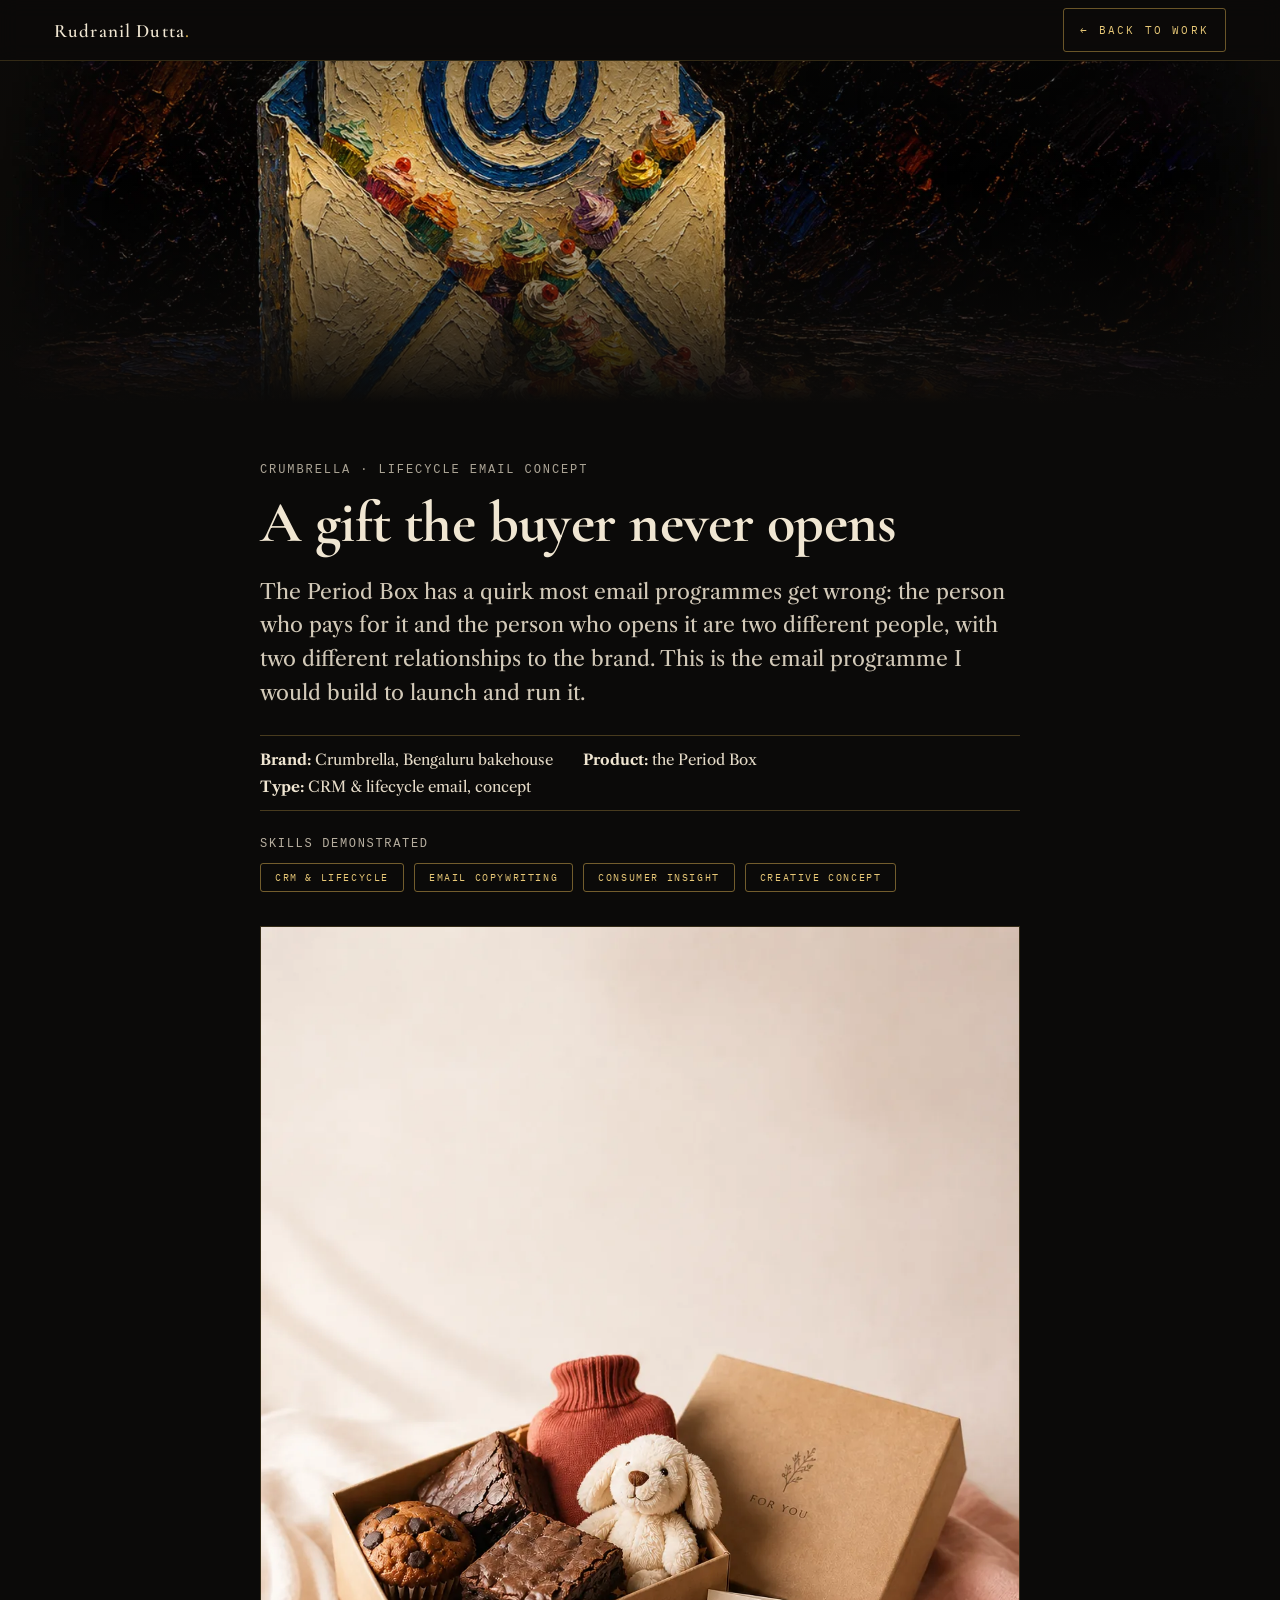
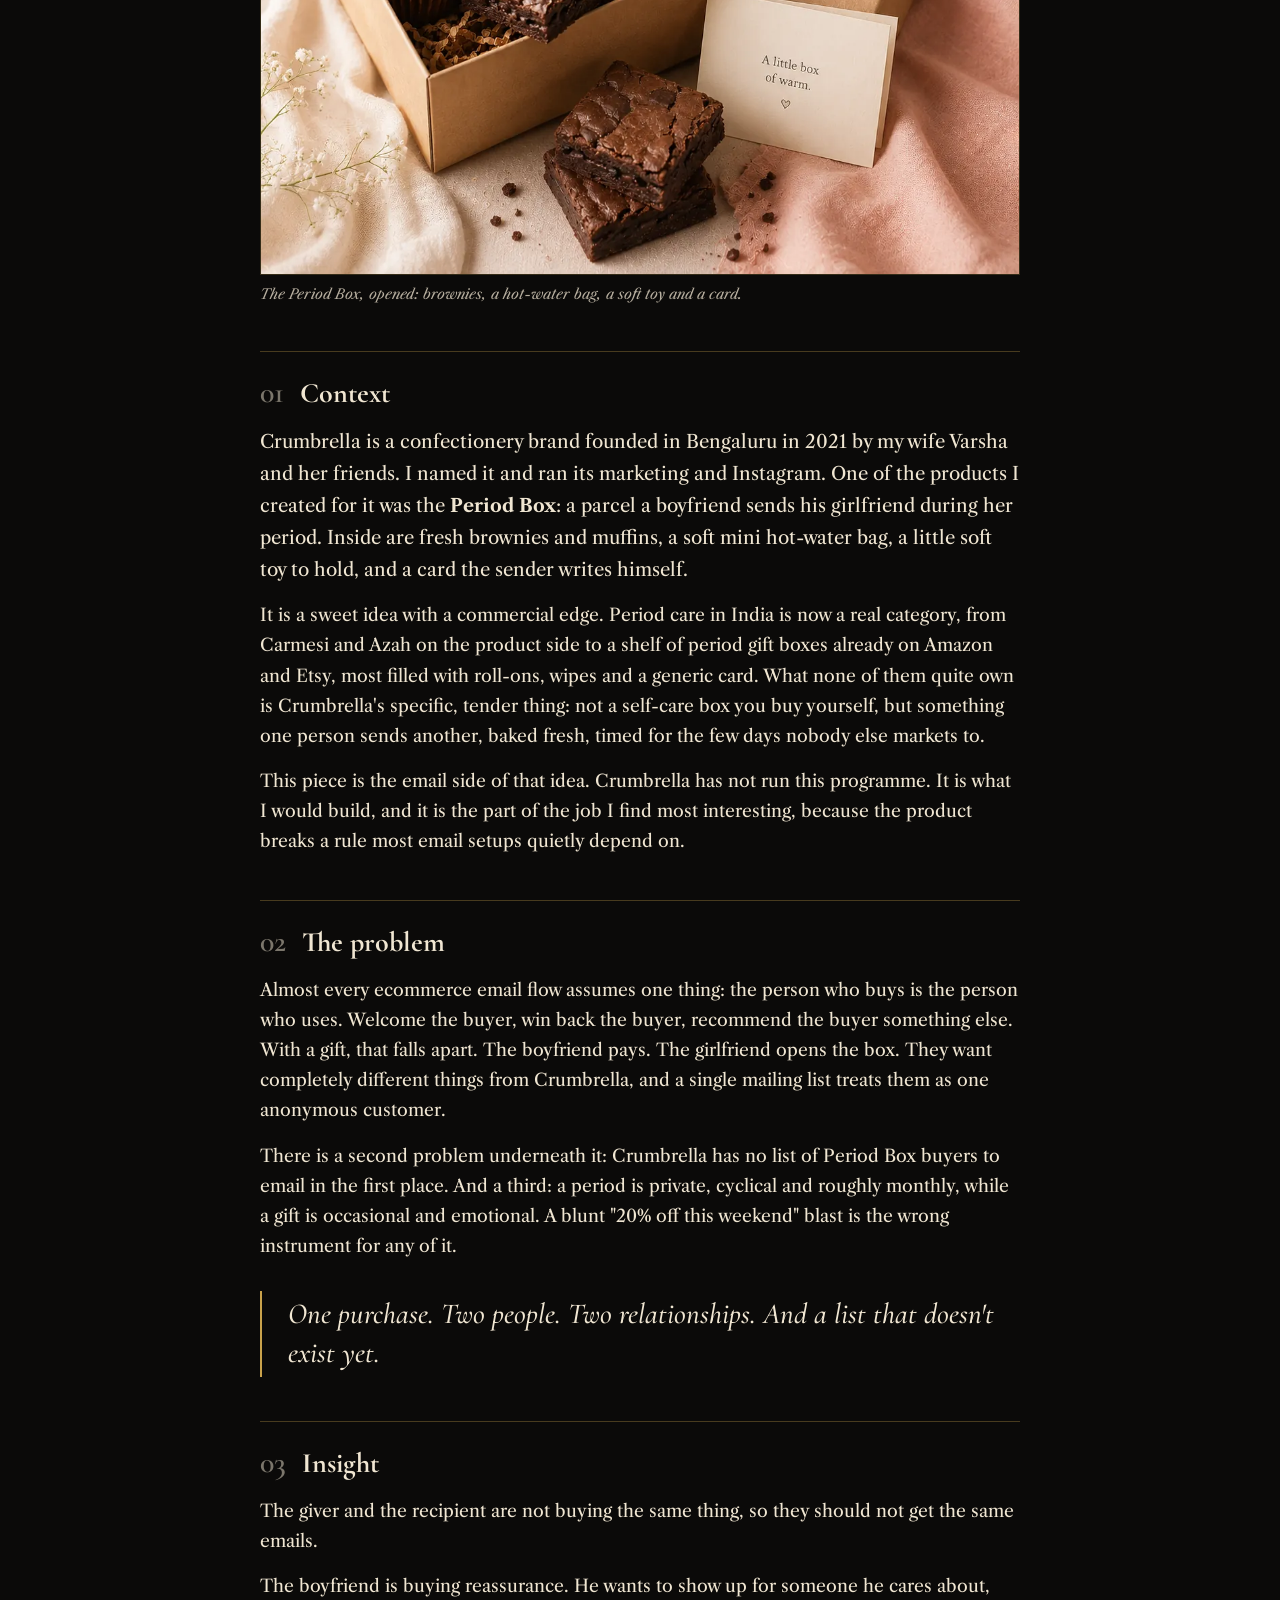
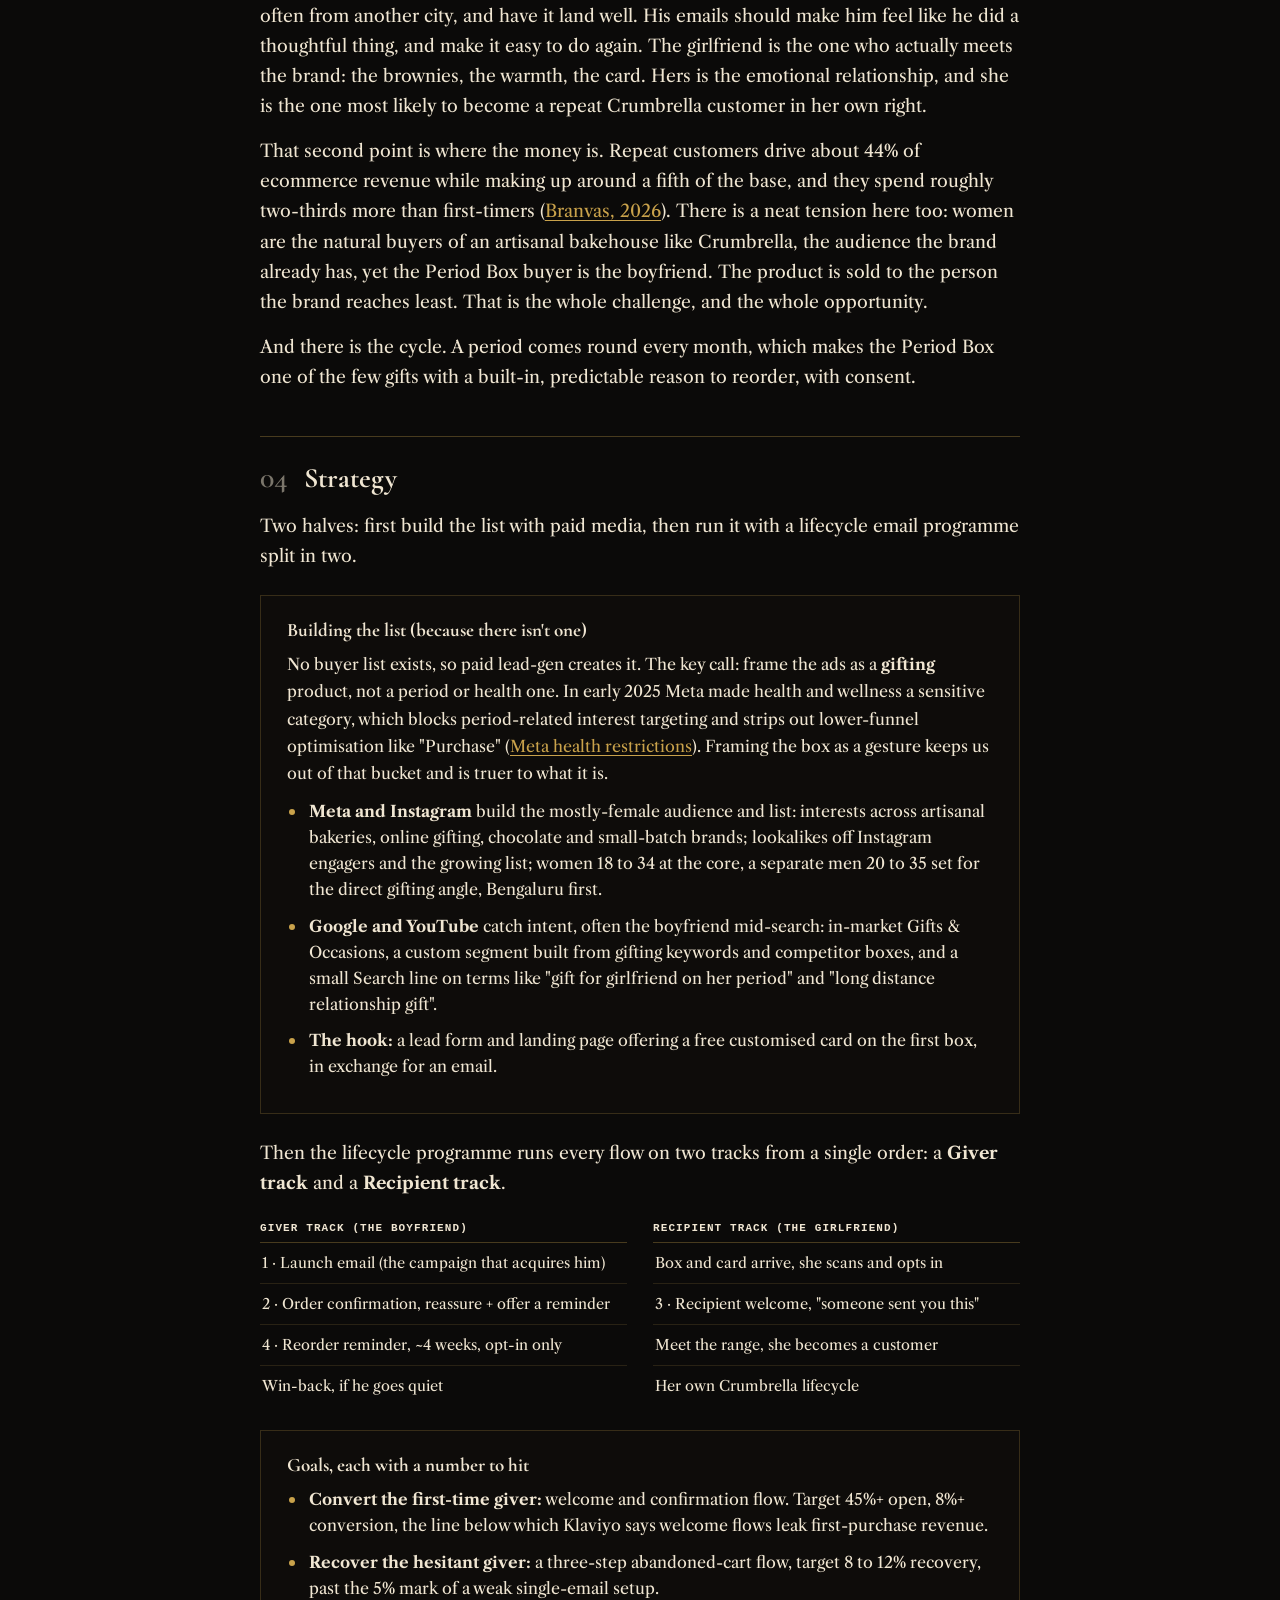
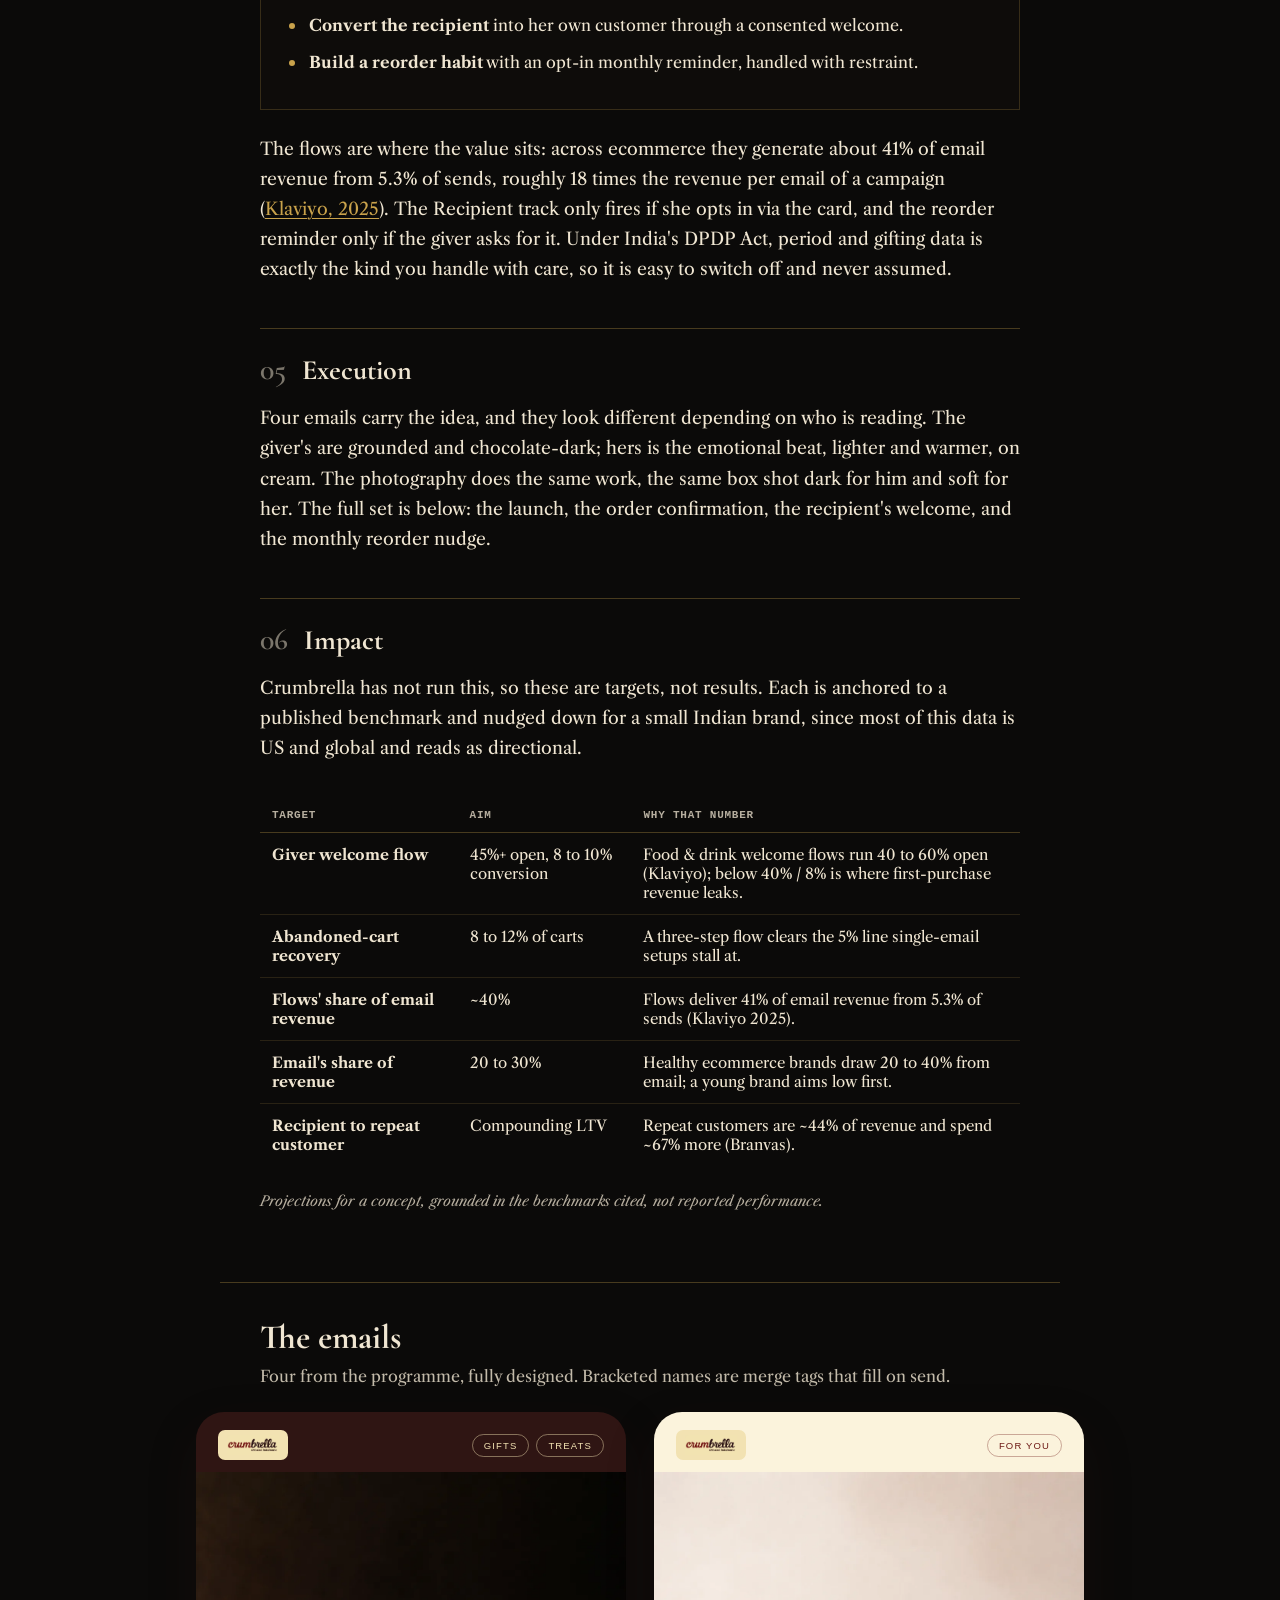
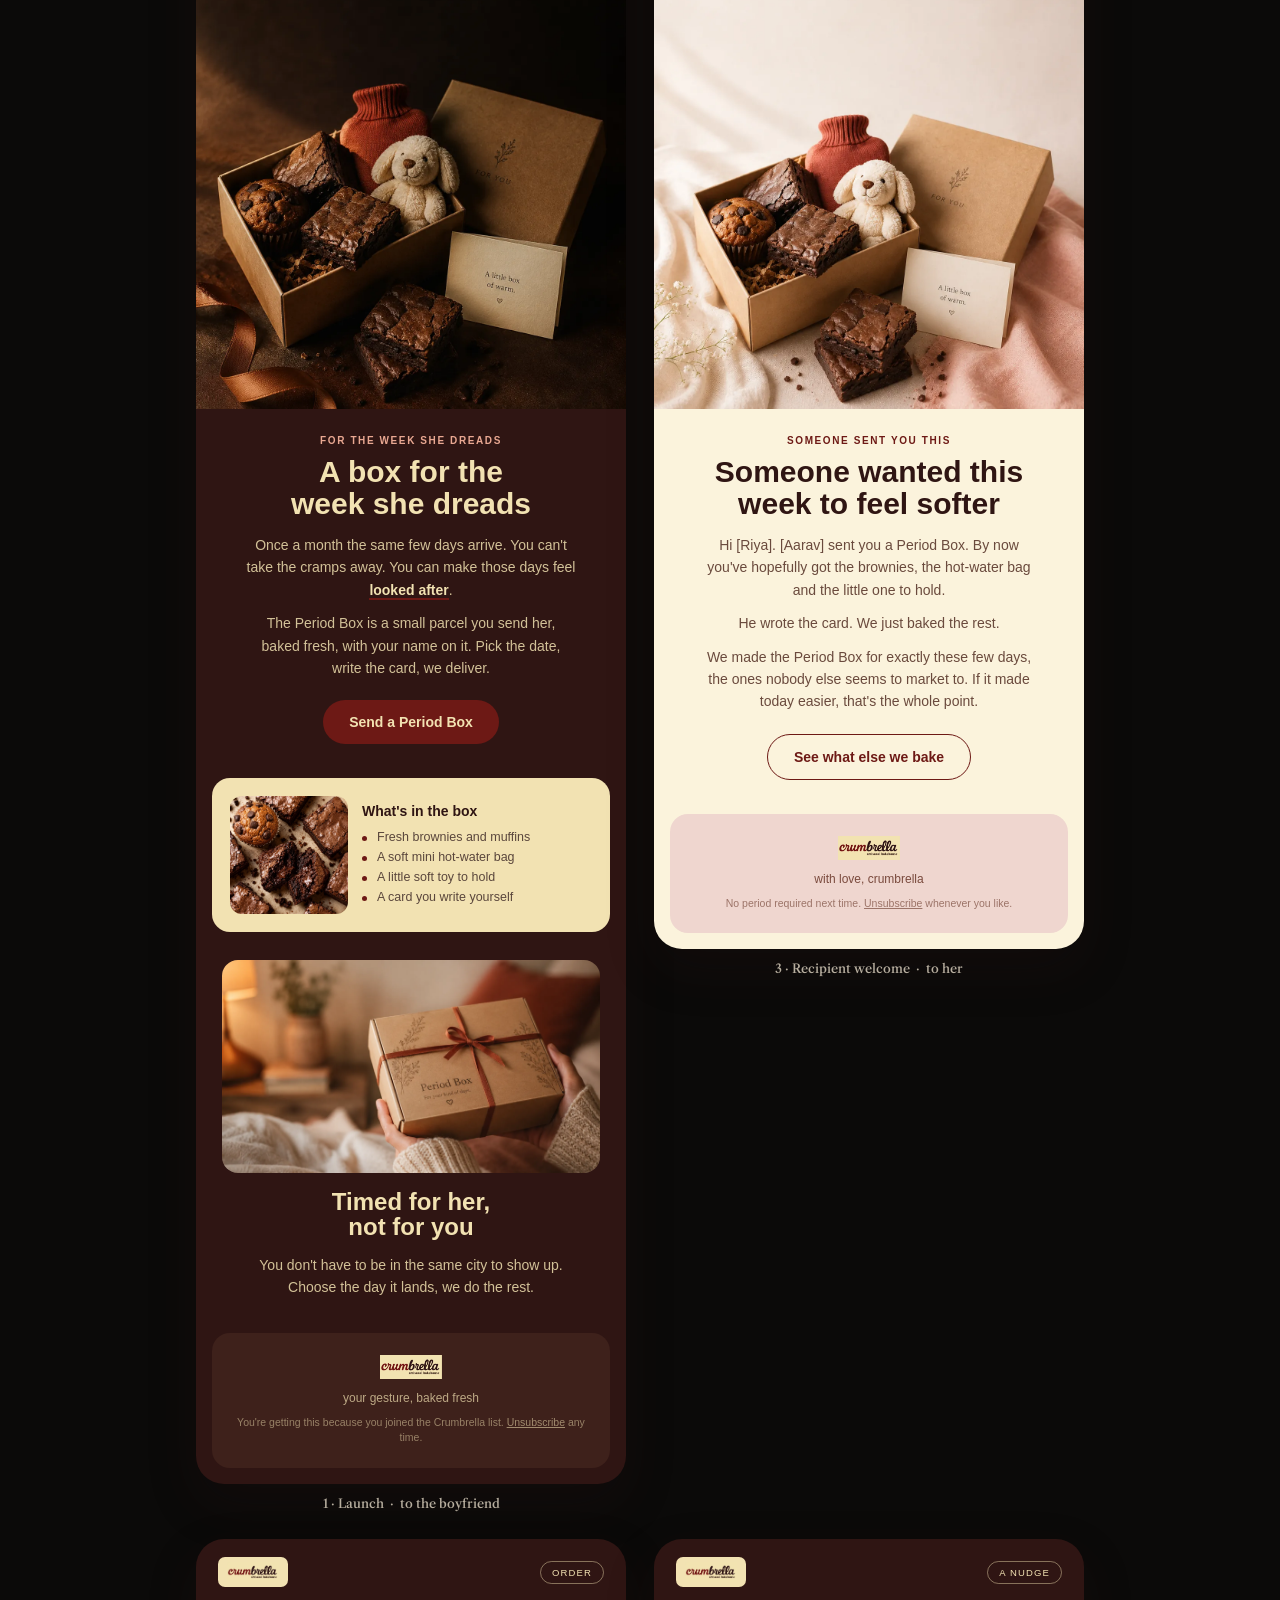
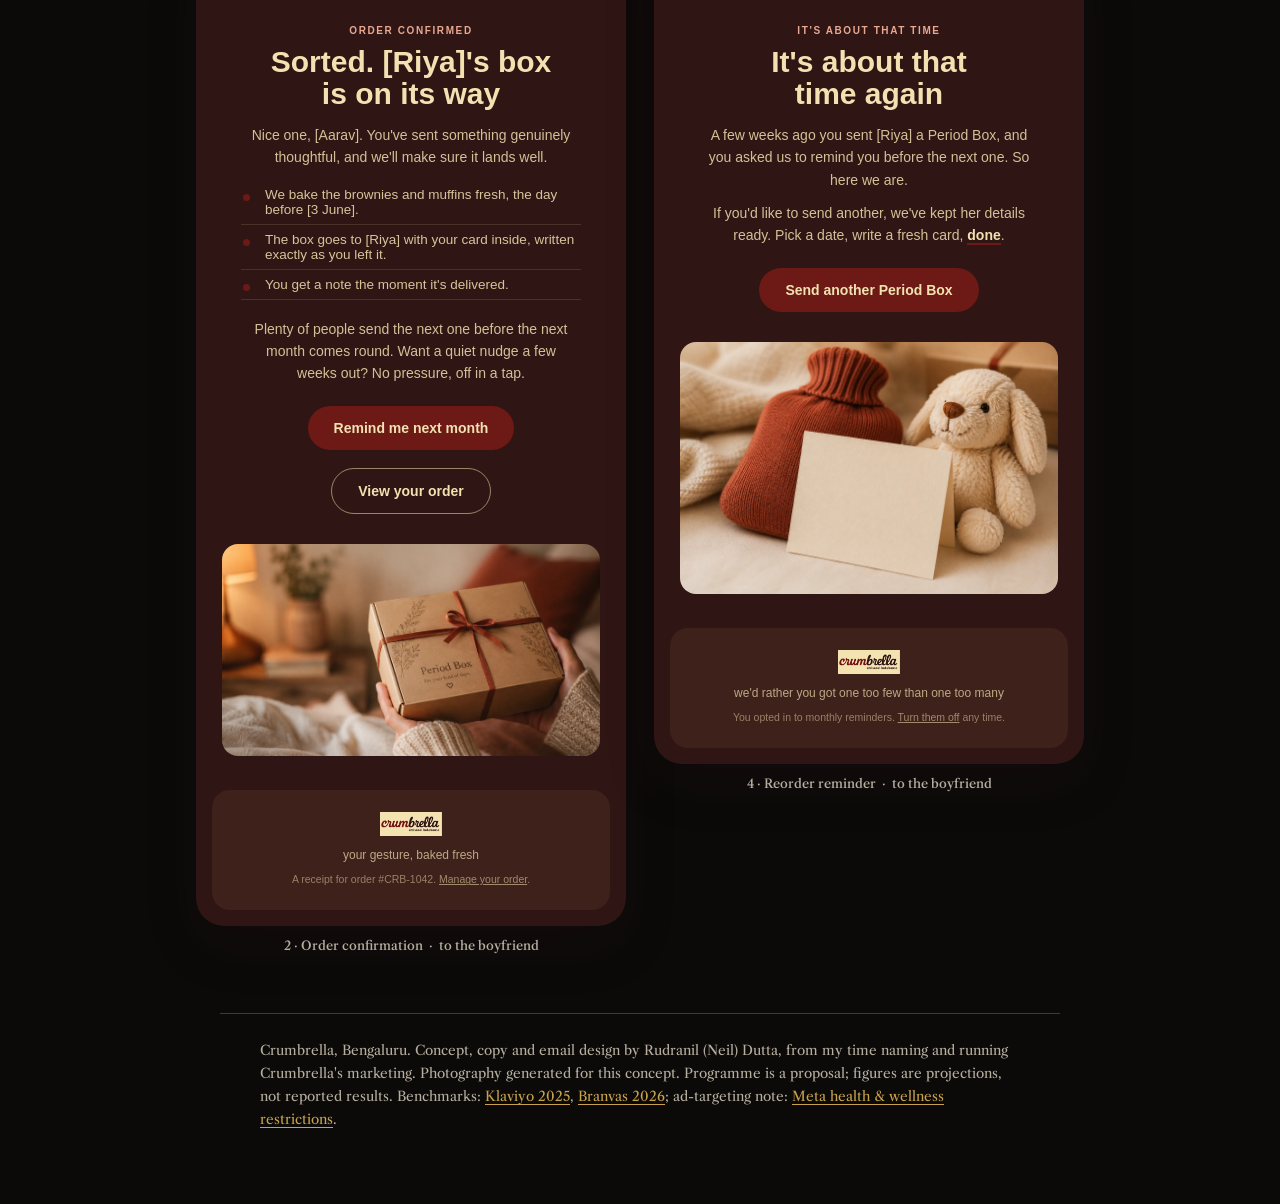
<file: Crumbrella-Case-Study.html>
<!DOCTYPE html>
<html lang="en">
<head>
<meta charset="utf-8">
<meta name="viewport" content="width=device-width, initial-scale=1">
<title>Crumbrella · Rudranil Dutta</title>
<meta name="description" content="An email and CRM concept for a gifting product where the buyer is not the user. Two lifecycle tracks run off a single order.">
<meta name="theme-color" content="#0B0A09">
<meta property="og:type" content="website">
<meta property="og:title" content="Crumbrella · Rudranil Dutta">
<meta property="og:description" content="An email and CRM concept for a gifting product where the buyer is not the user. Two lifecycle tracks run off a single order.">
<meta property="og:image" content="assets/art/crumbrella.webp">
<meta name="twitter:card" content="summary_large_image">
<meta name="twitter:title" content="Crumbrella · Rudranil Dutta">
<meta name="twitter:description" content="An email and CRM concept for a gifting product where the buyer is not the user. Two lifecycle tracks run off a single order.">
<meta name="twitter:image" content="assets/art/crumbrella.webp">
<link rel="icon" href="favicon.svg" type="image/svg+xml">
<link rel="preconnect" href="https://fonts.googleapis.com">
<link rel="preconnect" href="https://fonts.gstatic.com" crossorigin>
<link href="https://fonts.googleapis.com/css2?family=Cormorant+Garamond:wght@500;600;700&family=Libre+Caslon+Text:ital@0;1&family=IBM+Plex+Mono:wght@400;500&display=swap" rel="stylesheet">
<link rel="stylesheet" href="assets/case.css">
<style>
  .cr-link { color: #C9A24B; text-underline-offset: 3px; text-decoration-thickness: 1px; }
  .em-link-d { color: rgba(242,226,178,0.55); }
  .em-link-l { color: #9c7468; }
</style>
</head>
<body>
<a class="skip" href="#main">Skip to the case study</a>
<div class="c-shell">

  <svg width="0" height="0" style="position:absolute;width:0;height:0;overflow:hidden;" aria-hidden="true" focusable="false">
    <defs>
      <filter id="inkFill" x="-70%" y="-70%" width="240%" height="240%" color-interpolation-filters="sRGB">
        <feTurbulence type="fractalNoise" baseFrequency="0.014 0.019" numOctaves="4" seed="11" stitchTiles="stitch" result="noise"></feTurbulence>
        <feDisplacementMap in="SourceGraphic" in2="noise" scale="46" xChannelSelector="R" yChannelSelector="G" result="disp"></feDisplacementMap>
        <feGaussianBlur in="disp" stdDeviation="0.5"></feGaussianBlur>
      </filter>
    </defs>
  </svg>

  <header class="c-head">
    <a class="c-mark" href="index.html">Rudranil Dutta<span>.</span></a>
    <a class="c-back" href="index.html#work">&larr; Back to work</a>
  </header>

  <figure class="c-hero">
    <img src="assets/art/crumbrella.webp" alt="Impasto oil painting: a pale envelope marked with an at symbol, cupcakes spilling from it across a dark table." width="1600" height="1067">
  </figure>

  <!-- article -->
  <article style="max-width:840px;margin:0 auto;padding:clamp(32px,5vw,60px) clamp(20px,5vw,40px) 20px;">

    <div style="font-family:ui-monospace,Menlo,monospace;font-size:12px;letter-spacing:0.16em;text-transform:uppercase;color:rgba(240,230,210,0.70);">Crumbrella &middot; Lifecycle email concept</div>
    <h1 style="font-family:'Cormorant Garamond',serif;font-weight:800;font-size:clamp(34px,6.4vw,58px);line-height:1.03;letter-spacing:-0.01em;margin:16px 0 0;">A gift the buyer never opens</h1>

    <p style="font-family:'Libre Caslon Text',serif;font-size:clamp(18px,2.4vw,21px);line-height:1.6;color:rgba(240,230,210,0.87);margin:22px 0 0;">The Period Box has a quirk most email programmes get wrong: the person who pays for it and the person who opens it are two different people, with two different relationships to the brand. This is the email programme I would build to launch and run it.</p>

    <div style="display:flex;flex-wrap:wrap;gap:8px 30px;border-top:1px solid rgba(201,162,75,0.32);border-bottom:1px solid rgba(201,162,75,0.32);padding:14px 0;margin:26px 0 22px;font-size:15px;color:rgba(240,230,210,0.95);">
      <span><b style="color:#F0E6D2;font-weight:700;">Brand:</b> Crumbrella, Bengaluru bakehouse</span>
      <span><b style="color:#F0E6D2;font-weight:700;">Product:</b> the Period Box</span>
      <span><b style="color:#F0E6D2;font-weight:700;">Type:</b> CRM &amp; lifecycle email, concept</span>
    </div>

    <!-- skills -->
    <div style="font-family:ui-monospace,Menlo,monospace;font-size:12px;letter-spacing:0.14em;text-transform:uppercase;color:rgba(240,230,210,0.75);margin:26px 0 12px;">Skills demonstrated</div>
    <div style="display:flex;flex-wrap:wrap;gap:10px;margin-bottom:6px;">
      <span class="c-chip">CRM &amp; Lifecycle</span>
      <span class="c-chip">Email Copywriting</span>
      <span class="c-chip">Consumer Insight</span>
      <span class="c-chip">Creative Concept</span>
    </div>

    <figure style="margin:34px 0 0;">
      <img width="1122" height="1402" src="assets/crumbrella/box-light.webp" alt="The opened Crumbrella Period Box: brownies, a hot-water bag, a soft toy and a card" style="width:100%;height:auto;display:block;border:1px solid rgba(201,162,75,0.22);"/>
      <figcaption style="font-family:'Libre Caslon Text',serif;font-style:italic;font-size:14px;color:rgba(240,230,210,0.75);margin-top:10px;">The Period Box, opened: brownies, a hot-water bag, a soft toy and a card.</figcaption>
    </figure>

    <!-- 01 -->
    <section style="border-top:1px solid rgba(201,162,75,0.32);margin-top:48px;padding-top:22px;">
      <div style="display:flex;align-items:baseline;gap:16px;margin-bottom:6px;">
        <span style="font-family:'Cormorant Garamond',serif;font-size:30px;font-weight:600;color:rgba(240,230,210,0.49);">01</span>
        <h2 style="font-family:'Cormorant Garamond',serif;font-size:clamp(23px,3vw,28px);font-weight:700;margin:0;">Context</h2>
      </div>
      <p style="font-size:18.5px;line-height:1.72;margin:15px 0;">Crumbrella is a confectionery brand founded in Bengaluru in 2021 by my wife Varsha and her friends. I named it and ran its marketing and Instagram. One of the products I created for it was the <strong style="font-weight:700;">Period Box</strong>: a parcel a boyfriend sends his girlfriend during her period. Inside are fresh brownies and muffins, a soft mini hot-water bag, a little soft toy to hold, and a card the sender writes himself.</p>
      <p style="font-size:17.5px;line-height:1.72;margin:15px 0;">It is a sweet idea with a commercial edge. Period care in India is now a real category, from Carmesi and Azah on the product side to a shelf of period gift boxes already on Amazon and Etsy, most filled with roll-ons, wipes and a generic card. What none of them quite own is Crumbrella's specific, tender thing: not a self-care box you buy yourself, but something one person sends another, baked fresh, timed for the few days nobody else markets to.</p>
      <p style="font-size:17.5px;line-height:1.72;margin:15px 0;">This piece is the email side of that idea. Crumbrella has not run this programme. It is what I would build, and it is the part of the job I find most interesting, because the product breaks a rule most email setups quietly depend on.</p>
    </section>

    <!-- 02 -->
    <section style="border-top:1px solid rgba(201,162,75,0.32);margin-top:44px;padding-top:22px;">
      <div style="display:flex;align-items:baseline;gap:16px;margin-bottom:6px;">
        <span style="font-family:'Cormorant Garamond',serif;font-size:30px;font-weight:600;color:rgba(240,230,210,0.49);">02</span>
        <h2 style="font-family:'Cormorant Garamond',serif;font-size:clamp(23px,3vw,28px);font-weight:700;margin:0;">The problem</h2>
      </div>
      <p style="font-size:17.5px;line-height:1.72;margin:15px 0;">Almost every ecommerce email flow assumes one thing: the person who buys is the person who uses. Welcome the buyer, win back the buyer, recommend the buyer something else. With a gift, that falls apart. The boyfriend pays. The girlfriend opens the box. They want completely different things from Crumbrella, and a single mailing list treats them as one anonymous customer.</p>
      <p style="font-size:17.5px;line-height:1.72;margin:15px 0;">There is a second problem underneath it: Crumbrella has no list of Period Box buyers to email in the first place. And a third: a period is private, cyclical and roughly monthly, while a gift is occasional and emotional. A blunt "20% off this weekend" blast is the wrong instrument for any of it.</p>
      <blockquote style="font-family:'Cormorant Garamond',serif;font-style:italic;font-weight:500;font-size:clamp(22px,3.4vw,29px);line-height:1.34;margin:30px 0;padding:4px 0 4px 26px;border-left:2px solid #C9A24B;">One purchase. Two people. Two relationships. And a list that doesn't exist yet.</blockquote>
    </section>

    <!-- 03 -->
    <section style="border-top:1px solid rgba(201,162,75,0.32);margin-top:44px;padding-top:22px;">
      <div style="display:flex;align-items:baseline;gap:16px;margin-bottom:6px;">
        <span style="font-family:'Cormorant Garamond',serif;font-size:30px;font-weight:600;color:rgba(240,230,210,0.49);">03</span>
        <h2 style="font-family:'Cormorant Garamond',serif;font-size:clamp(23px,3vw,28px);font-weight:700;margin:0;">Insight</h2>
      </div>
      <p style="font-size:17.5px;line-height:1.72;margin:15px 0;">The giver and the recipient are not buying the same thing, so they should not get the same emails.</p>
      <p style="font-size:17.5px;line-height:1.72;margin:15px 0;">The boyfriend is buying reassurance. He wants to show up for someone he cares about, often from another city, and have it land well. His emails should make him feel like he did a thoughtful thing, and make it easy to do again. The girlfriend is the one who actually meets the brand: the brownies, the warmth, the card. Hers is the emotional relationship, and she is the one most likely to become a repeat Crumbrella customer in her own right.</p>
      <p style="font-size:17.5px;line-height:1.72;margin:15px 0;">That second point is where the money is. Repeat customers drive about 44% of ecommerce revenue while making up around a fifth of the base, and they spend roughly two-thirds more than first-timers (<a class="cr-link" href="https://branvas.com/blogs/news/ecommerce-email-marketing-benchmarks">Branvas, 2026</a>). There is a neat tension here too: women are the natural buyers of an artisanal bakehouse like Crumbrella, the audience the brand already has, yet the Period Box buyer is the boyfriend. The product is sold to the person the brand reaches least. That is the whole challenge, and the whole opportunity.</p>
      <p style="font-size:17.5px;line-height:1.72;margin:15px 0;">And there is the cycle. A period comes round every month, which makes the Period Box one of the few gifts with a built-in, predictable reason to reorder, with consent.</p>
    </section>

    <!-- 04 -->
    <section style="border-top:1px solid rgba(201,162,75,0.32);margin-top:44px;padding-top:22px;">
      <div style="display:flex;align-items:baseline;gap:16px;margin-bottom:6px;">
        <span style="font-family:'Cormorant Garamond',serif;font-size:30px;font-weight:600;color:rgba(240,230,210,0.49);">04</span>
        <h2 style="font-family:'Cormorant Garamond',serif;font-size:clamp(23px,3vw,28px);font-weight:700;margin:0;">Strategy</h2>
      </div>
      <p style="font-size:17.5px;line-height:1.72;margin:15px 0;">Two halves: first build the list with paid media, then run it with a lifecycle email programme split in two.</p>

      <div style="border:1px solid rgba(201,162,75,0.22);padding:22px 26px;margin:24px 0;background:rgba(201,162,75,0.01);">
        <h3 style="font-family:'Cormorant Garamond',serif;font-size:19px;font-weight:700;margin:0 0 10px;">Building the list (because there isn't one)</h3>
        <p style="font-size:16px;line-height:1.7;margin:0 0 12px;">No buyer list exists, so paid lead-gen creates it. The key call: frame the ads as a <strong style="font-weight:700;">gifting</strong> product, not a period or health one. In early 2025 Meta made health and wellness a sensitive category, which blocks period-related interest targeting and strips out lower-funnel optimisation like "Purchase" (<a class="cr-link" href="https://somo.agency/blog/meta-health-ad-restrictions-guide/">Meta health restrictions</a>). Framing the box as a gesture keeps us out of that bucket and is truer to what it is.</p>
        <ul style="list-style:none;margin:0;padding:0;">
          <li style="position:relative;padding-left:22px;margin:11px 0;font-size:16px;line-height:1.62;"><span style="position:absolute;left:2px;top:10px;width:6px;height:6px;border-radius:50%;background:#C9A24B;"></span><strong style="font-weight:700;">Meta and Instagram</strong> build the mostly-female audience and list: interests across artisanal bakeries, online gifting, chocolate and small-batch brands; lookalikes off Instagram engagers and the growing list; women 18 to 34 at the core, a separate men 20 to 35 set for the direct gifting angle, Bengaluru first.</li>
          <li style="position:relative;padding-left:22px;margin:11px 0;font-size:16px;line-height:1.62;"><span style="position:absolute;left:2px;top:10px;width:6px;height:6px;border-radius:50%;background:#C9A24B;"></span><strong style="font-weight:700;">Google and YouTube</strong> catch intent, often the boyfriend mid-search: in-market Gifts &amp; Occasions, a custom segment built from gifting keywords and competitor boxes, and a small Search line on terms like "gift for girlfriend on her period" and "long distance relationship gift".</li>
          <li style="position:relative;padding-left:22px;margin:11px 0;font-size:16px;line-height:1.62;"><span style="position:absolute;left:2px;top:10px;width:6px;height:6px;border-radius:50%;background:#C9A24B;"></span><strong style="font-weight:700;">The hook:</strong> a lead form and landing page offering a free customised card on the first box, in exchange for an email.</li>
        </ul>
      </div>

      <p style="font-size:17.5px;line-height:1.72;margin:15px 0;">Then the lifecycle programme runs every flow on two tracks from a single order: a <strong style="font-weight:700;">Giver track</strong> and a <strong style="font-weight:700;">Recipient track</strong>.</p>

      <div style="display:flex;flex-wrap:wrap;gap:26px;margin:24px 0;">
        <div style="flex:1 1 260px;">
          <div style="font-family:ui-monospace,Menlo,monospace;font-size:11px;letter-spacing:0.1em;text-transform:uppercase;font-weight:700;margin-bottom:8px;">Giver track (the boyfriend)</div>
          <div style="border-top:1px solid rgba(201,162,75,0.32);">
            <div style="padding:11px 2px;border-bottom:1px solid rgba(201,162,75,0.16);font-size:14.5px;">1 &middot; Launch email (the campaign that acquires him)</div>
            <div style="padding:11px 2px;border-bottom:1px solid rgba(201,162,75,0.16);font-size:14.5px;">2 &middot; Order confirmation, reassure + offer a reminder</div>
            <div style="padding:11px 2px;border-bottom:1px solid rgba(201,162,75,0.16);font-size:14.5px;">4 &middot; Reorder reminder, ~4 weeks, opt-in only</div>
            <div style="padding:11px 2px;font-size:14.5px;">Win-back, if he goes quiet</div>
          </div>
        </div>
        <div style="flex:1 1 260px;">
          <div style="font-family:ui-monospace,Menlo,monospace;font-size:11px;letter-spacing:0.1em;text-transform:uppercase;font-weight:700;margin-bottom:8px;">Recipient track (the girlfriend)</div>
          <div style="border-top:1px solid rgba(201,162,75,0.32);">
            <div style="padding:11px 2px;border-bottom:1px solid rgba(201,162,75,0.16);font-size:14.5px;">Box and card arrive, she scans and opts in</div>
            <div style="padding:11px 2px;border-bottom:1px solid rgba(201,162,75,0.16);font-size:14.5px;">3 &middot; Recipient welcome, "someone sent you this"</div>
            <div style="padding:11px 2px;border-bottom:1px solid rgba(201,162,75,0.16);font-size:14.5px;">Meet the range, she becomes a customer</div>
            <div style="padding:11px 2px;font-size:14.5px;">Her own Crumbrella lifecycle</div>
          </div>
        </div>
      </div>

      <div style="border:1px solid rgba(201,162,75,0.22);padding:22px 26px;margin:24px 0;background:rgba(201,162,75,0.01);">
        <h3 style="font-family:'Cormorant Garamond',serif;font-size:19px;font-weight:700;margin:0 0 10px;">Goals, each with a number to hit</h3>
        <ul style="list-style:none;margin:0;padding:0;">
          <li style="position:relative;padding-left:22px;margin:11px 0;font-size:16px;line-height:1.62;"><span style="position:absolute;left:2px;top:10px;width:6px;height:6px;border-radius:50%;background:#C9A24B;"></span><strong style="font-weight:700;">Convert the first-time giver:</strong> welcome and confirmation flow. Target 45%+ open, 8%+ conversion, the line below which Klaviyo says welcome flows leak first-purchase revenue.</li>
          <li style="position:relative;padding-left:22px;margin:11px 0;font-size:16px;line-height:1.62;"><span style="position:absolute;left:2px;top:10px;width:6px;height:6px;border-radius:50%;background:#C9A24B;"></span><strong style="font-weight:700;">Recover the hesitant giver:</strong> a three-step abandoned-cart flow, target 8 to 12% recovery, past the 5% mark of a weak single-email setup.</li>
          <li style="position:relative;padding-left:22px;margin:11px 0;font-size:16px;line-height:1.62;"><span style="position:absolute;left:2px;top:10px;width:6px;height:6px;border-radius:50%;background:#C9A24B;"></span><strong style="font-weight:700;">Convert the recipient</strong> into her own customer through a consented welcome.</li>
          <li style="position:relative;padding-left:22px;margin:11px 0;font-size:16px;line-height:1.62;"><span style="position:absolute;left:2px;top:10px;width:6px;height:6px;border-radius:50%;background:#C9A24B;"></span><strong style="font-weight:700;">Build a reorder habit</strong> with an opt-in monthly reminder, handled with restraint.</li>
        </ul>
      </div>
      <p style="font-size:17.5px;line-height:1.72;margin:15px 0;">The flows are where the value sits: across ecommerce they generate about 41% of email revenue from 5.3% of sends, roughly 18 times the revenue per email of a campaign (<a class="cr-link" href="https://klaviyocms.wpengine.com/wp-content/uploads/2025/02/2025-Benchmark-Report_AMER.pdf">Klaviyo, 2025</a>). The Recipient track only fires if she opts in via the card, and the reorder reminder only if the giver asks for it. Under India's DPDP Act, period and gifting data is exactly the kind you handle with care, so it is easy to switch off and never assumed.</p>
    </section>

    <!-- 05 -->
    <section style="border-top:1px solid rgba(201,162,75,0.32);margin-top:44px;padding-top:22px;">
      <div style="display:flex;align-items:baseline;gap:16px;margin-bottom:6px;">
        <span style="font-family:'Cormorant Garamond',serif;font-size:30px;font-weight:600;color:rgba(240,230,210,0.49);">05</span>
        <h2 style="font-family:'Cormorant Garamond',serif;font-size:clamp(23px,3vw,28px);font-weight:700;margin:0;">Execution</h2>
      </div>
      <p style="font-size:17.5px;line-height:1.72;margin:15px 0;">Four emails carry the idea, and they look different depending on who is reading. The giver's are grounded and chocolate-dark; hers is the emotional beat, lighter and warmer, on cream. The photography does the same work, the same box shot dark for him and soft for her. The full set is below: the launch, the order confirmation, the recipient's welcome, and the monthly reorder nudge.</p>
    </section>

    <!-- 06 -->
    <section style="border-top:1px solid rgba(201,162,75,0.32);margin-top:44px;padding-top:22px;">
      <div style="display:flex;align-items:baseline;gap:16px;margin-bottom:6px;">
        <span style="font-family:'Cormorant Garamond',serif;font-size:30px;font-weight:600;color:rgba(240,230,210,0.49);">06</span>
        <h2 style="font-family:'Cormorant Garamond',serif;font-size:clamp(23px,3vw,28px);font-weight:700;margin:0;">Impact</h2>
      </div>
      <p style="font-size:17.5px;line-height:1.72;margin:15px 0;">Crumbrella has not run this, so these are targets, not results. Each is anchored to a published benchmark and nudged down for a small Indian brand, since most of this data is US and global and reads as directional.</p>
      <div style="overflow-x:auto;">
        <table style="width:100%;border-collapse:collapse;margin:20px 0;font-size:15px;min-width:520px;">
          <thead>
            <tr>
              <th scope="col" style="text-align:left;padding:11px 12px;border-bottom:1px solid rgba(201,162,75,0.32);font-family:ui-monospace,Menlo,monospace;font-size:11px;text-transform:uppercase;letter-spacing:0.07em;color:rgba(240,230,210,0.75);font-weight:600;">Target</th>
              <th scope="col" style="text-align:left;padding:11px 12px;border-bottom:1px solid rgba(201,162,75,0.32);font-family:ui-monospace,Menlo,monospace;font-size:11px;text-transform:uppercase;letter-spacing:0.07em;color:rgba(240,230,210,0.75);font-weight:600;">Aim</th>
              <th scope="col" style="text-align:left;padding:11px 12px;border-bottom:1px solid rgba(201,162,75,0.32);font-family:ui-monospace,Menlo,monospace;font-size:11px;text-transform:uppercase;letter-spacing:0.07em;color:rgba(240,230,210,0.75);font-weight:600;">Why that number</th>
            </tr>
          </thead>
          <tbody>
            <tr>
              <th scope="row" style="text-align:left;padding:12px;border-bottom:1px solid rgba(201,162,75,0.16);vertical-align:top;font-weight:700;width:26%;">Giver welcome flow</th>
              <td style="padding:12px;border-bottom:1px solid rgba(201,162,75,0.16);vertical-align:top;">45%+ open, 8 to 10% conversion</td>
              <td style="padding:12px;border-bottom:1px solid rgba(201,162,75,0.16);vertical-align:top;">Food &amp; drink welcome flows run 40 to 60% open (Klaviyo); below 40% / 8% is where first-purchase revenue leaks.</td>
            </tr>
            <tr>
              <th scope="row" style="text-align:left;padding:12px;border-bottom:1px solid rgba(201,162,75,0.16);vertical-align:top;font-weight:700;">Abandoned-cart recovery</th>
              <td style="padding:12px;border-bottom:1px solid rgba(201,162,75,0.16);vertical-align:top;">8 to 12% of carts</td>
              <td style="padding:12px;border-bottom:1px solid rgba(201,162,75,0.16);vertical-align:top;">A three-step flow clears the 5% line single-email setups stall at.</td>
            </tr>
            <tr>
              <th scope="row" style="text-align:left;padding:12px;border-bottom:1px solid rgba(201,162,75,0.16);vertical-align:top;font-weight:700;">Flows' share of email revenue</th>
              <td style="padding:12px;border-bottom:1px solid rgba(201,162,75,0.16);vertical-align:top;">~40%</td>
              <td style="padding:12px;border-bottom:1px solid rgba(201,162,75,0.16);vertical-align:top;">Flows deliver 41% of email revenue from 5.3% of sends (Klaviyo 2025).</td>
            </tr>
            <tr>
              <th scope="row" style="text-align:left;padding:12px;border-bottom:1px solid rgba(201,162,75,0.16);vertical-align:top;font-weight:700;">Email's share of revenue</th>
              <td style="padding:12px;border-bottom:1px solid rgba(201,162,75,0.16);vertical-align:top;">20 to 30%</td>
              <td style="padding:12px;border-bottom:1px solid rgba(201,162,75,0.16);vertical-align:top;">Healthy ecommerce brands draw 20 to 40% from email; a young brand aims low first.</td>
            </tr>
            <tr>
              <th scope="row" style="text-align:left;padding:12px;vertical-align:top;font-weight:700;">Recipient to repeat customer</th>
              <td style="padding:12px;vertical-align:top;">Compounding LTV</td>
              <td style="padding:12px;vertical-align:top;">Repeat customers are ~44% of revenue and spend ~67% more (Branvas).</td>
            </tr>
          </tbody>
        </table>
      </div>
      <p style="font-size:14px;font-style:italic;color:rgba(240,230,210,0.75);margin:6px 0 0;">Projections for a concept, grounded in the benchmarks cited, not reported performance.</p>
    </section>

  </article>

  <!-- The emails -->
  <div style="max-width:840px;margin:52px auto 0;padding:0 clamp(20px,5vw,40px);border-top:1px solid rgba(201,162,75,0.32);padding-top:34px;">
    <h2 style="font-family:'Cormorant Garamond',serif;font-size:clamp(26px,3.6vw,34px);font-weight:700;margin:0 0 8px;">The emails</h2>
    <p style="font-size:16px;color:rgba(240,230,210,0.80);margin:0;">Four from the programme, fully designed. Bracketed names are merge tags that fill on send.</p>
  </div>

  <div style="max-width:960px;margin:0 auto;padding:26px clamp(16px,4vw,20px) 60px;display:flex;flex-wrap:wrap;gap:28px;justify-content:center;align-items:flex-start;">

    <!-- EMAIL 1: His launch (dark) -->
    <div style="width:430px;max-width:100%;">
      <div style="border-radius:28px;overflow:hidden;box-shadow:0 20px 50px rgba(47,21,19,0.20);background:#2F1513;font-family:'Inter',sans-serif;">
        <div style="display:flex;align-items:center;justify-content:space-between;padding:18px 22px 12px;">
          <span style="display:inline-block;background:#F2E2B2;border-radius:7px;padding:5px 9px;"><img width="489" height="188" src="assets/crumbrella/logo.webp" alt="Crumbrella" style="height:20px;display:block;width:auto"/></span>
          <div style="display:flex;gap:7px;">
            <span style="font-size:9.5px;letter-spacing:0.12em;text-transform:uppercase;border-radius:999px;padding:5px 11px;color:#F2E2B2;border:1px solid rgba(242,226,178,0.45);">gifts</span>
            <span style="font-size:9.5px;letter-spacing:0.12em;text-transform:uppercase;border-radius:999px;padding:5px 11px;color:#F2E2B2;border:1px solid rgba(242,226,178,0.45);">treats</span>
          </div>
        </div>
        <div><img width="1122" height="1402" src="assets/crumbrella/box-dark.webp" alt="The opened Period Box on a dark surface" style="width:100%;display:block;height:auto"/></div>
        <div style="padding:26px 26px 30px;text-align:center;">
          <div style="font-size:10px;letter-spacing:0.16em;text-transform:uppercase;font-weight:600;margin-bottom:10px;color:#E9A892;">for the week she dreads</div>
          <h3 style="font-family:'Archivo Black',sans-serif;font-size:30px;line-height:1.06;margin:0 0 14px;color:#F2E2B2;">A box for the<br/>week she dreads</h3>
          <p style="font-size:14px;line-height:1.6;max-width:330px;margin:0 auto 11px;color:rgba(242,226,178,0.84);">Once a month the same few days arrive. You can't take the cramps away. You can make those days feel <span style="font-weight:600;color:#F2E2B2;border-bottom:2px solid #6D1915;">looked after</span>.</p>
          <p style="font-size:14px;line-height:1.6;max-width:330px;margin:0 auto 11px;color:rgba(242,226,178,0.84);">The Period Box is a small parcel you send her, baked fresh, with your name on it. Pick the date, write the card, we deliver.</p>
          <a href="#" style="display:inline-block;font-weight:600;font-size:14px;text-decoration:none;padding:14px 26px;border-radius:999px;margin-top:10px;background:#6D1915;color:#F2E2B2;">Send a Period Box</a>
        </div>
        <div style="background:#F2E2B2;border-radius:18px;margin:4px 16px 20px;padding:18px;display:flex;gap:14px;align-items:center;text-align:left;">
          <img width="1254" height="1254" src="assets/crumbrella/brownies.webp" alt="Fresh brownies and a muffin" style="width:118px;height:118px;object-fit:cover;border-radius:12px;flex-shrink:0;"/>
          <div>
            <h4 style="font-size:14px;color:#2F1513;margin:0 0 8px;">What's in the box</h4>
            <ul style="list-style:none;margin:0;padding:0;">
              <li style="position:relative;padding:3px 0 3px 15px;font-size:12.5px;color:#5a463c;"><span style="position:absolute;left:0;top:9px;width:5px;height:5px;border-radius:50%;background:#6D1915;"></span>Fresh brownies and muffins</li>
              <li style="position:relative;padding:3px 0 3px 15px;font-size:12.5px;color:#5a463c;"><span style="position:absolute;left:0;top:9px;width:5px;height:5px;border-radius:50%;background:#6D1915;"></span>A soft mini hot-water bag</li>
              <li style="position:relative;padding:3px 0 3px 15px;font-size:12.5px;color:#5a463c;"><span style="position:absolute;left:0;top:9px;width:5px;height:5px;border-radius:50%;background:#6D1915;"></span>A little soft toy to hold</li>
              <li style="position:relative;padding:3px 0 3px 15px;font-size:12.5px;color:#5a463c;"><span style="position:absolute;left:0;top:9px;width:5px;height:5px;border-radius:50%;background:#6D1915;"></span>A card you write yourself</li>
            </ul>
          </div>
        </div>
        <div style="padding:8px 26px 30px;text-align:center;">
          <img width="1672" height="941" src="assets/crumbrella/ribboned.webp" alt="Hands holding the ribboned Period Box" style="width:100%;border-radius:16px;display:block;margin-bottom:16px;height:auto"/>
          <h3 style="font-family:'Archivo Black',sans-serif;font-size:24px;line-height:1.06;margin:0 0 14px;color:#F2E2B2;">Timed for her,<br/>not for you</h3>
          <p style="font-size:14px;line-height:1.6;max-width:330px;margin:0 auto;color:rgba(242,226,178,0.84);">You don't have to be in the same city to show up. Choose the day it lands, we do the rest.</p>
        </div>
        <div style="background:#3E211B;border-radius:18px;margin:4px 16px 16px;padding:22px;text-align:center;">
          <img width="489" height="188" src="assets/crumbrella/logo.webp" alt="Crumbrella" style="height:24px;margin-bottom:8px;width:auto"/>
          <div style="font-size:12px;margin-bottom:10px;color:rgba(242,226,178,0.7);">your gesture, baked fresh</div>
          <div style="font-size:10.5px;line-height:1.5;color:rgba(242,226,178,0.5);">You're getting this because you joined the Crumbrella list. <a href="#" class="em-link-d">Unsubscribe</a> any time.</div>
        </div>
      </div>
      <div style="text-align:center;font-size:12.5px;color:rgba(240,230,210,0.75);margin-top:12px;font-weight:500;">1 &middot; Launch &nbsp;&middot;&nbsp; to the boyfriend</div>
    </div>

    <!-- EMAIL 3: Her welcome (light) -->
    <div style="width:430px;max-width:100%;">
      <div style="border-radius:28px;overflow:hidden;box-shadow:0 20px 50px rgba(47,21,19,0.20);background:#FBF3DC;font-family:'Inter',sans-serif;">
        <div style="display:flex;align-items:center;justify-content:space-between;padding:18px 22px 12px;">
          <span style="display:inline-block;background:#F2E2B2;border-radius:7px;padding:5px 9px;"><img width="489" height="188" src="assets/crumbrella/logo.webp" alt="Crumbrella" style="height:20px;display:block;width:auto"/></span>
          <div style="display:flex;gap:7px;">
            <span style="font-size:9.5px;letter-spacing:0.12em;text-transform:uppercase;border-radius:999px;padding:5px 11px;color:#6D1915;border:1px solid rgba(109,25,21,0.35);">for you</span>
          </div>
        </div>
        <div><img width="1122" height="1402" src="assets/crumbrella/box-light.webp" alt="The opened Period Box on a soft cream surface" style="width:100%;display:block;height:auto"/></div>
        <div style="padding:26px 26px 30px;text-align:center;">
          <div style="font-size:10px;letter-spacing:0.16em;text-transform:uppercase;font-weight:600;margin-bottom:10px;color:#6D1915;">someone sent you this</div>
          <h3 style="font-family:'Archivo Black',sans-serif;font-size:30px;line-height:1.06;margin:0 0 14px;color:#2F1513;">Someone wanted this<br/>week to feel softer</h3>
          <p style="font-size:14px;line-height:1.6;max-width:330px;margin:0 auto 11px;color:#6A4A3D;">Hi [Riya]. [Aarav] sent you a Period Box. By now you've hopefully got the brownies, the hot-water bag and the little one to hold.</p>
          <p style="font-size:14px;line-height:1.6;max-width:330px;margin:0 auto 11px;color:#6A4A3D;">He wrote the card. We just baked the rest.</p>
          <p style="font-size:14px;line-height:1.6;max-width:330px;margin:0 auto 11px;color:#6A4A3D;">We made the Period Box for exactly these few days, the ones nobody else seems to market to. If it made today easier, that's the whole point.</p>
          <a href="#" style="display:inline-block;font-weight:600;font-size:14px;text-decoration:none;padding:14px 26px;border-radius:999px;margin-top:10px;border:1.5px solid #6D1915;color:#6D1915;background:transparent;">See what else we bake</a>
        </div>
        <div style="background:#EFD6CF;border-radius:18px;margin:4px 16px 16px;padding:22px;text-align:center;">
          <img width="489" height="188" src="assets/crumbrella/logo.webp" alt="Crumbrella" style="height:24px;margin-bottom:8px;width:auto"/>
          <div style="font-size:12px;margin-bottom:10px;color:#7a4a3d;">with love, crumbrella</div>
          <div style="font-size:10.5px;line-height:1.5;color:#9c7468;">No period required next time. <a href="#" class="em-link-l">Unsubscribe</a> whenever you like.</div>
        </div>
      </div>
      <div style="text-align:center;font-size:12.5px;color:rgba(240,230,210,0.75);margin-top:12px;font-weight:500;">3 &middot; Recipient welcome &nbsp;&middot;&nbsp; to her</div>
    </div>

    <!-- EMAIL 2: His order confirmation (dark) -->
    <div style="width:430px;max-width:100%;">
      <div style="border-radius:28px;overflow:hidden;box-shadow:0 20px 50px rgba(47,21,19,0.20);background:#2F1513;font-family:'Inter',sans-serif;">
        <div style="display:flex;align-items:center;justify-content:space-between;padding:18px 22px 12px;">
          <span style="display:inline-block;background:#F2E2B2;border-radius:7px;padding:5px 9px;"><img width="489" height="188" src="assets/crumbrella/logo.webp" alt="Crumbrella" style="height:20px;display:block;width:auto"/></span>
          <div style="display:flex;gap:7px;">
            <span style="font-size:9.5px;letter-spacing:0.12em;text-transform:uppercase;border-radius:999px;padding:5px 11px;color:#F2E2B2;border:1px solid rgba(242,226,178,0.45);">order</span>
          </div>
        </div>
        <div style="padding:26px 26px 30px;text-align:center;">
          <div style="font-size:10px;letter-spacing:0.16em;text-transform:uppercase;font-weight:600;margin-bottom:10px;color:#E9A892;">order confirmed</div>
          <h3 style="font-family:'Archivo Black',sans-serif;font-size:30px;line-height:1.06;margin:0 0 14px;color:#F2E2B2;">Sorted. [Riya]'s box<br/>is on its way</h3>
          <p style="font-size:14px;line-height:1.6;max-width:330px;margin:0 auto 11px;color:rgba(242,226,178,0.84);">Nice one, [Aarav]. You've sent something genuinely thoughtful, and we'll make sure it lands well.</p>
          <ul style="list-style:none;text-align:left;max-width:340px;margin:6px auto 0;padding:0;">
            <li style="position:relative;padding:7px 0 7px 24px;font-size:13.5px;color:rgba(242,226,178,0.86);border-bottom:1px solid rgba(242,226,178,0.14);"><span style="position:absolute;left:2px;top:14px;width:7px;height:7px;border-radius:50%;background:#6D1915;"></span>We bake the brownies and muffins fresh, the day before [3 June].</li>
            <li style="position:relative;padding:7px 0 7px 24px;font-size:13.5px;color:rgba(242,226,178,0.86);border-bottom:1px solid rgba(242,226,178,0.14);"><span style="position:absolute;left:2px;top:14px;width:7px;height:7px;border-radius:50%;background:#6D1915;"></span>The box goes to [Riya] with your card inside, written exactly as you left it.</li>
            <li style="position:relative;padding:7px 0 7px 24px;font-size:13.5px;color:rgba(242,226,178,0.86);border-bottom:1px solid rgba(242,226,178,0.14);"><span style="position:absolute;left:2px;top:14px;width:7px;height:7px;border-radius:50%;background:#6D1915;"></span>You get a note the moment it's delivered.</li>
          </ul>
          <p style="font-size:14px;line-height:1.6;max-width:330px;margin:18px auto 11px;color:rgba(242,226,178,0.84);">Plenty of people send the next one before the next month comes round. Want a quiet nudge a few weeks out? No pressure, off in a tap.</p>
          <a href="#" style="display:inline-block;font-weight:600;font-size:14px;text-decoration:none;padding:14px 26px;border-radius:999px;margin-top:10px;background:#6D1915;color:#F2E2B2;">Remind me next month</a>
          <div style="height:8px;"></div>
          <a href="#" style="display:inline-block;font-weight:600;font-size:14px;text-decoration:none;padding:14px 26px;border-radius:999px;margin-top:10px;border:1.5px solid rgba(242,226,178,0.55);color:#F2E2B2;">View your order</a>
        </div>
        <div style="padding:0 26px 30px;text-align:center;">
          <img width="1672" height="941" src="assets/crumbrella/ribboned.webp" alt="Hands holding the ribboned Period Box" style="width:100%;border-radius:16px;display:block;height:auto"/>
        </div>
        <div style="background:#3E211B;border-radius:18px;margin:4px 16px 16px;padding:22px;text-align:center;">
          <img width="489" height="188" src="assets/crumbrella/logo.webp" alt="Crumbrella" style="height:24px;margin-bottom:8px;width:auto"/>
          <div style="font-size:12px;margin-bottom:10px;color:rgba(242,226,178,0.7);">your gesture, baked fresh</div>
          <div style="font-size:10.5px;line-height:1.5;color:rgba(242,226,178,0.5);">A receipt for order #CRB-1042. <a href="#" class="em-link-d">Manage your order</a>.</div>
        </div>
      </div>
      <div style="text-align:center;font-size:12.5px;color:rgba(240,230,210,0.75);margin-top:12px;font-weight:500;">2 &middot; Order confirmation &nbsp;&middot;&nbsp; to the boyfriend</div>
    </div>

    <!-- EMAIL 4: Reorder reminder (dark) -->
    <div style="width:430px;max-width:100%;">
      <div style="border-radius:28px;overflow:hidden;box-shadow:0 20px 50px rgba(47,21,19,0.20);background:#2F1513;font-family:'Inter',sans-serif;">
        <div style="display:flex;align-items:center;justify-content:space-between;padding:18px 22px 12px;">
          <span style="display:inline-block;background:#F2E2B2;border-radius:7px;padding:5px 9px;"><img width="489" height="188" src="assets/crumbrella/logo.webp" alt="Crumbrella" style="height:20px;display:block;width:auto"/></span>
          <div style="display:flex;gap:7px;">
            <span style="font-size:9.5px;letter-spacing:0.12em;text-transform:uppercase;border-radius:999px;padding:5px 11px;color:#F2E2B2;border:1px solid rgba(242,226,178,0.45);">a nudge</span>
          </div>
        </div>
        <div style="padding:26px 26px 30px;text-align:center;">
          <div style="font-size:10px;letter-spacing:0.16em;text-transform:uppercase;font-weight:600;margin-bottom:10px;color:#E9A892;">it's about that time</div>
          <h3 style="font-family:'Archivo Black',sans-serif;font-size:30px;line-height:1.06;margin:0 0 14px;color:#F2E2B2;">It's about that<br/>time again</h3>
          <p style="font-size:14px;line-height:1.6;max-width:330px;margin:0 auto 11px;color:rgba(242,226,178,0.84);">A few weeks ago you sent [Riya] a Period Box, and you asked us to remind you before the next one. So here we are.</p>
          <p style="font-size:14px;line-height:1.6;max-width:330px;margin:0 auto 11px;color:rgba(242,226,178,0.84);">If you'd like to send another, we've kept her details ready. Pick a date, write a fresh card, <span style="font-weight:600;color:#F2E2B2;border-bottom:2px solid #6D1915;">done</span>.</p>
          <a href="#" style="display:inline-block;font-weight:600;font-size:14px;text-decoration:none;padding:14px 26px;border-radius:999px;margin-top:10px;background:#6D1915;color:#F2E2B2;">Send another Period Box</a>
        </div>
        <div style="padding:0 26px 30px;text-align:center;">
          <img width="1536" height="1024" src="assets/crumbrella/card-toy.webp" alt="The card, hot-water bag and soft toy" style="width:100%;border-radius:16px;display:block;height:auto"/>
        </div>
        <div style="background:#3E211B;border-radius:18px;margin:4px 16px 16px;padding:22px;text-align:center;">
          <img width="489" height="188" src="assets/crumbrella/logo.webp" alt="Crumbrella" style="height:24px;margin-bottom:8px;width:auto"/>
          <div style="font-size:12px;margin-bottom:10px;color:rgba(242,226,178,0.7);">we'd rather you got one too few than one too many</div>
          <div style="font-size:10.5px;line-height:1.5;color:rgba(242,226,178,0.5);">You opted in to monthly reminders. <a href="#" class="em-link-d">Turn them off</a> any time.</div>
        </div>
      </div>
      <div style="text-align:center;font-size:12.5px;color:rgba(240,230,210,0.75);margin-top:12px;font-weight:500;">4 &middot; Reorder reminder &nbsp;&middot;&nbsp; to the boyfriend</div>
    </div>

  </div>

  <!-- footer note -->
  <div style="max-width:840px;margin:0 auto;padding:26px clamp(20px,5vw,40px) 70px;border-top:1px solid rgba(201,162,75,0.32);">
    <p style="font-size:13.5px;line-height:1.7;color:rgba(240,230,210,0.75);margin:0;">Crumbrella, Bengaluru. Concept, copy and email design by Rudranil (Neil) Dutta, from my time naming and running Crumbrella's marketing. Photography generated for this concept. Programme is a proposal; figures are projections, not reported results. Benchmarks: <a class="cr-link" href="https://klaviyocms.wpengine.com/wp-content/uploads/2025/02/2025-Benchmark-Report_AMER.pdf">Klaviyo 2025</a>, <a class="cr-link" href="https://branvas.com/blogs/news/ecommerce-email-marketing-benchmarks">Branvas 2026</a>; ad-targeting note: <a class="cr-link" href="https://somo.agency/blog/meta-health-ad-restrictions-guide/">Meta health &amp; wellness restrictions</a>.</p>
  </div>

</div>

</body>
</html>
</file>
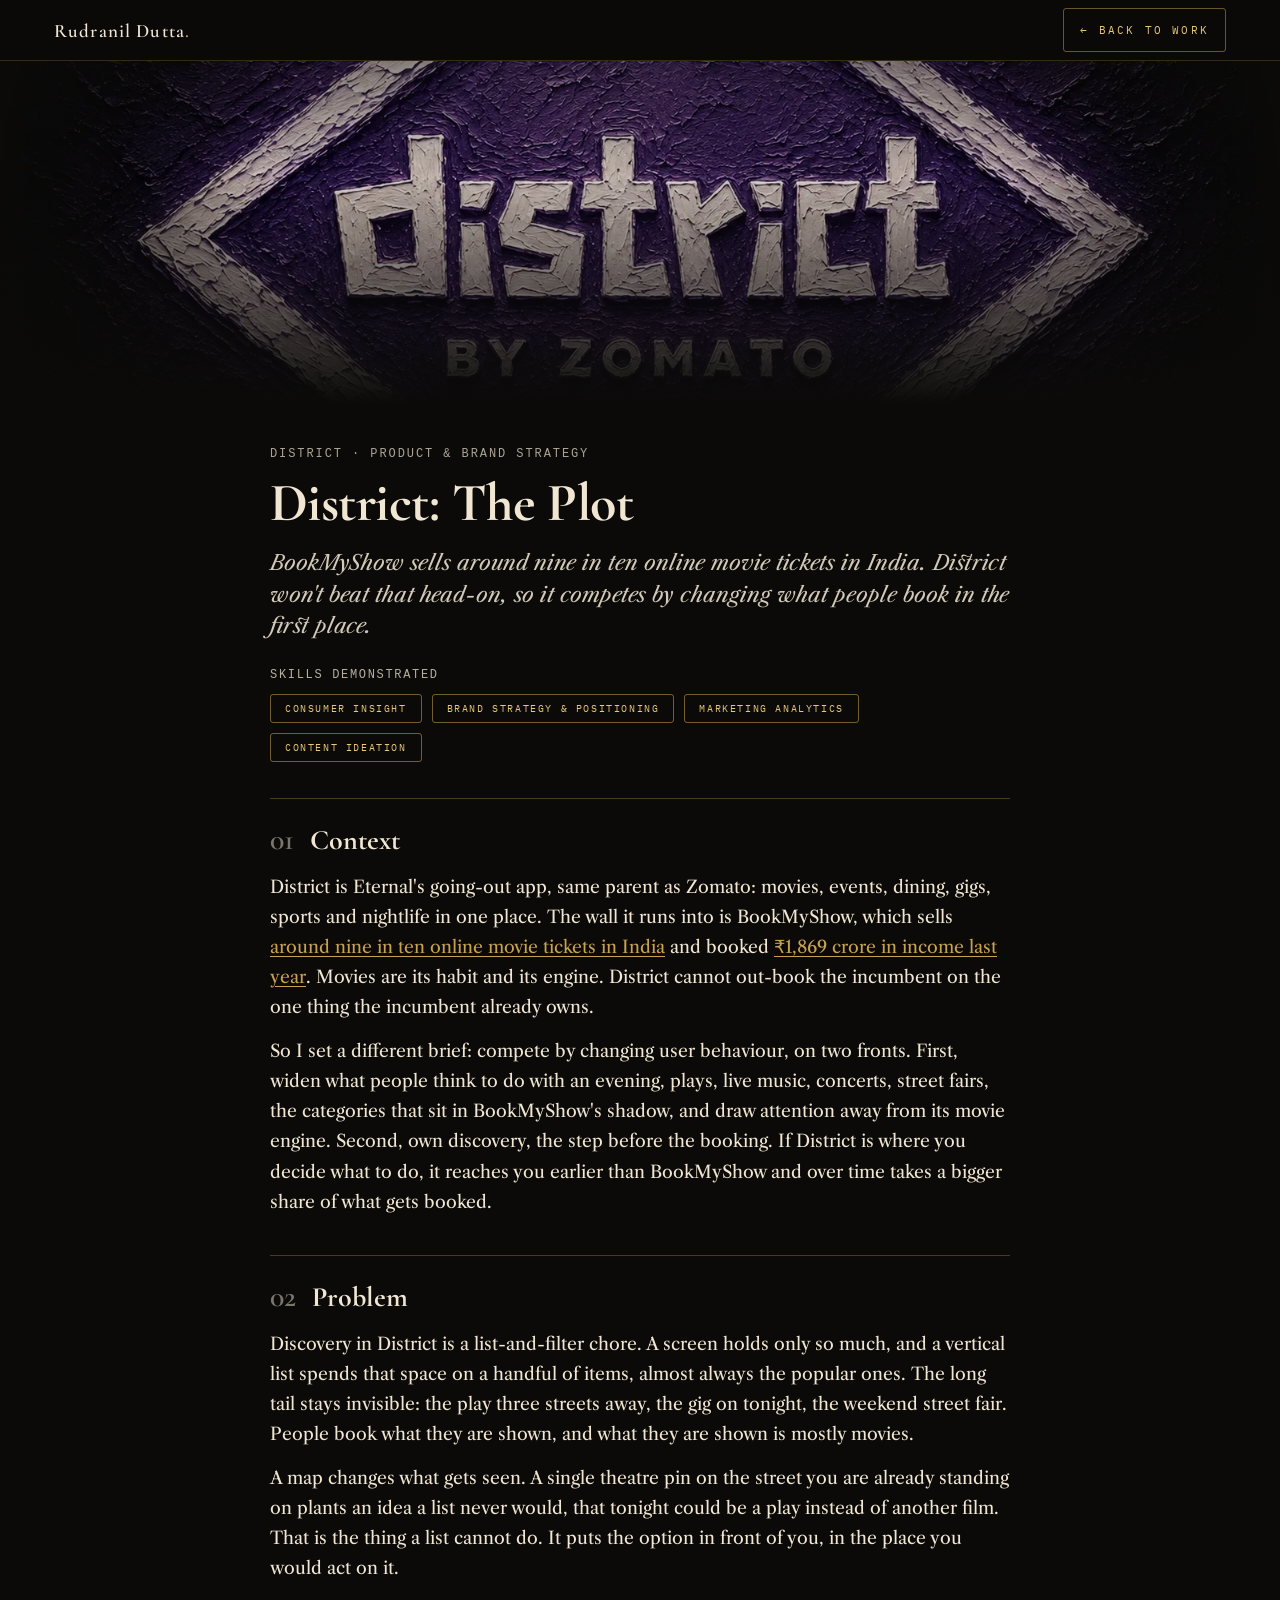
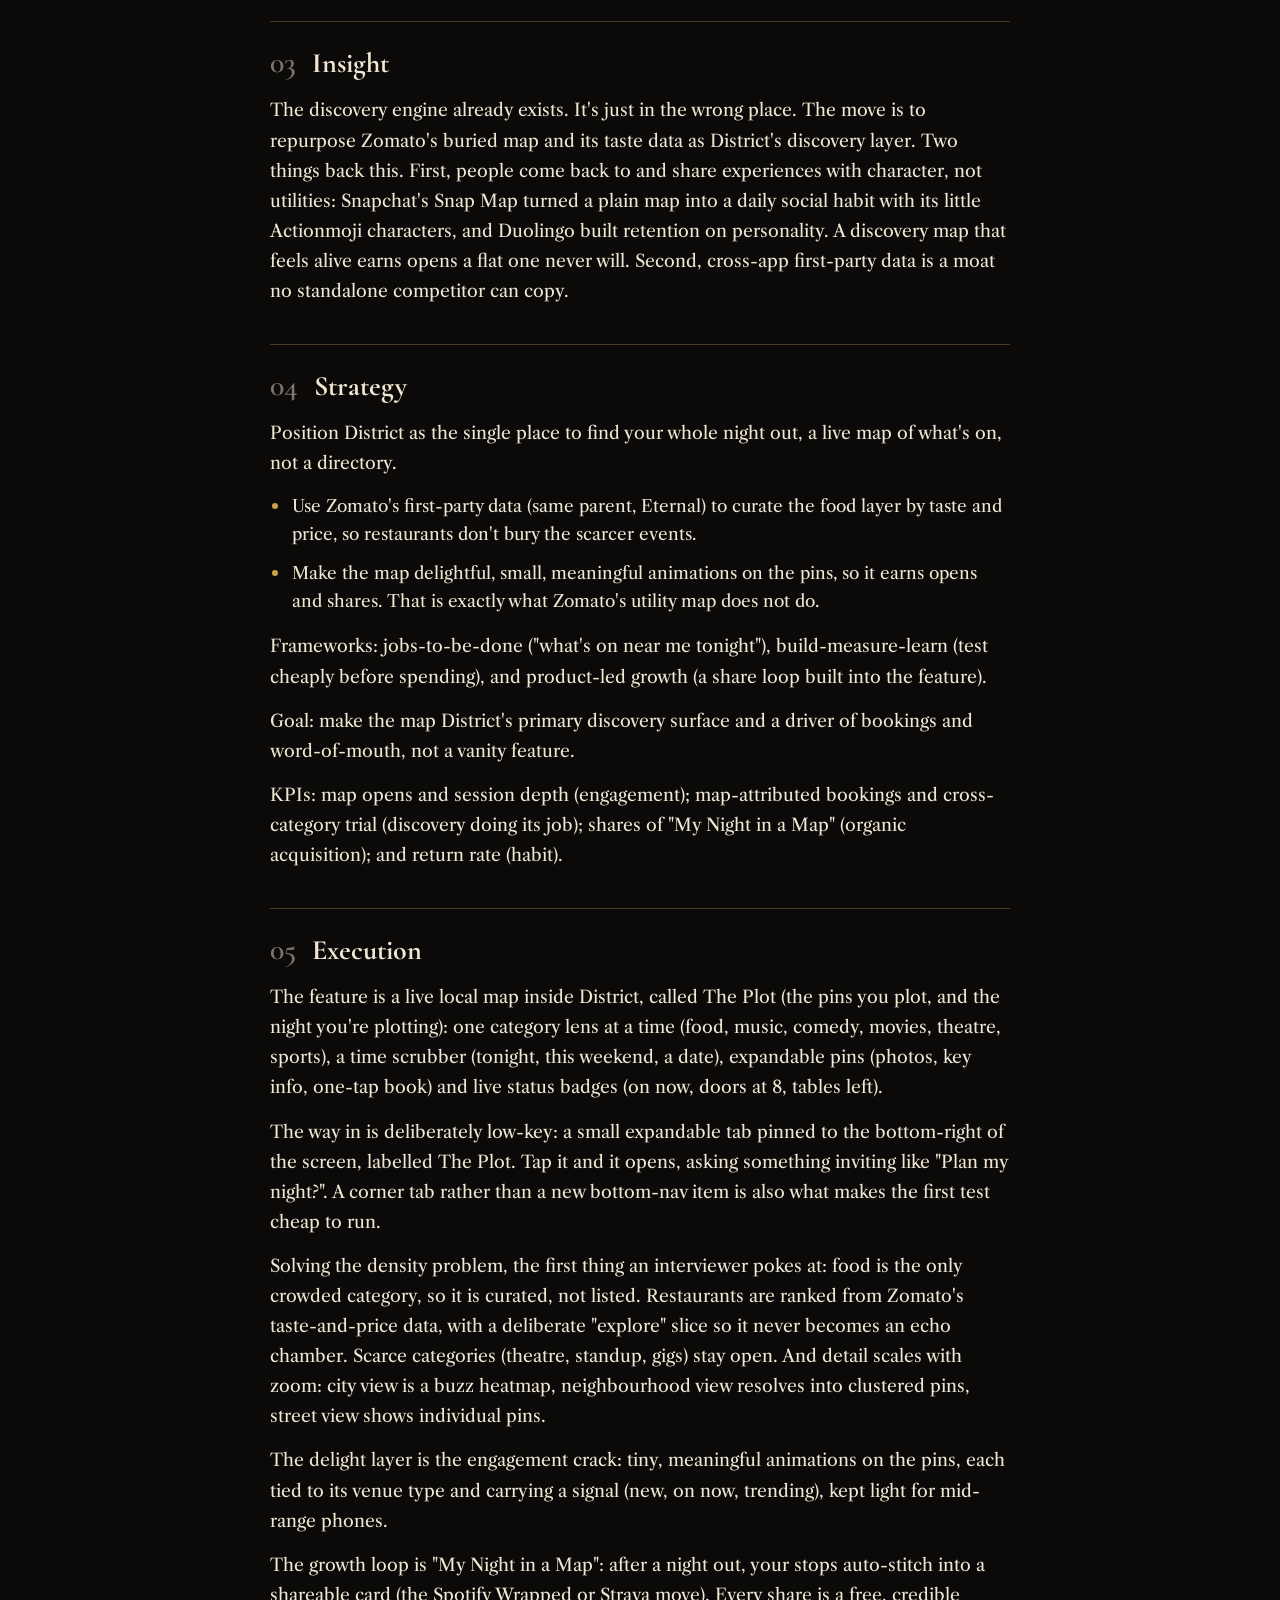
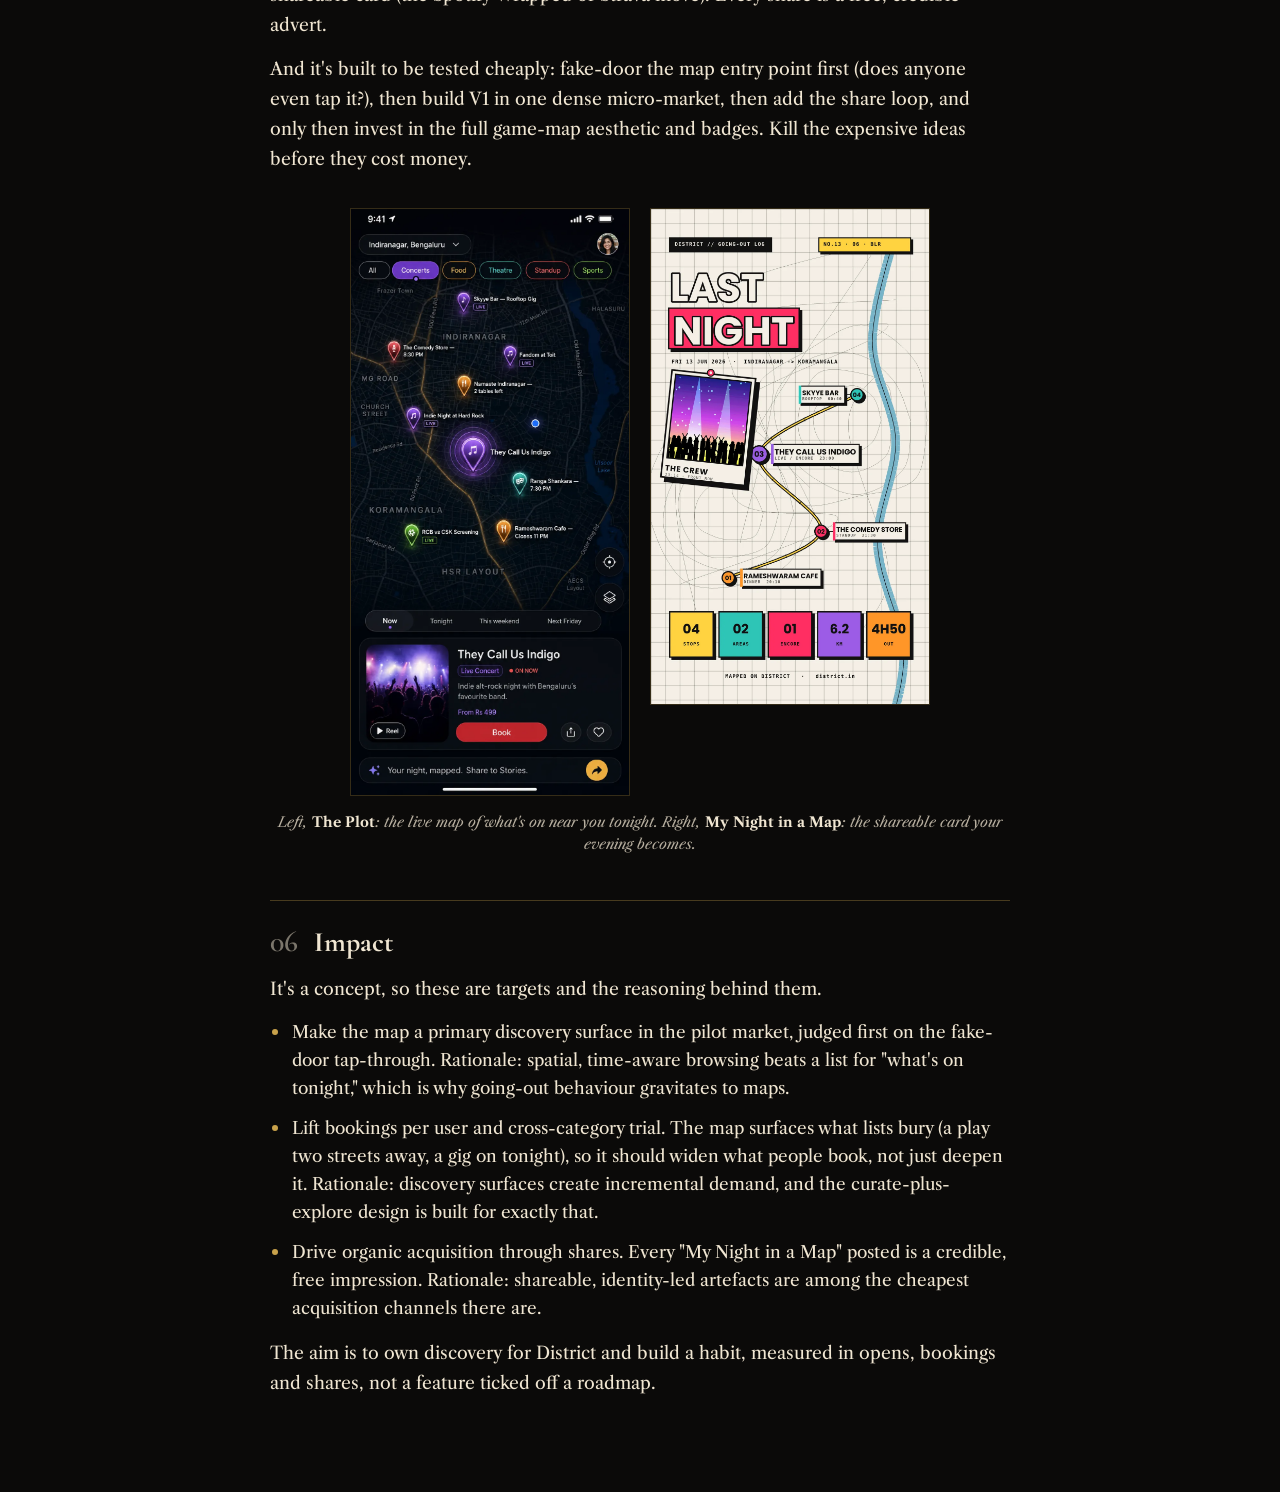
<file: District-Plot-Case-Study.html>
<!DOCTYPE html>
<html lang="en">
<head>
<meta charset="utf-8">
<meta name="viewport" content="width=device-width, initial-scale=1">
<title>District: The Plot · Rudranil Dutta</title>
<meta name="description" content="A product-thinking concept for the District app. Winning discovery by changing habits, not fighting BookMyShow head-on.">
<meta name="theme-color" content="#0B0A09">
<meta property="og:type" content="website">
<meta property="og:title" content="District: The Plot · Rudranil Dutta">
<meta property="og:description" content="A product-thinking concept for the District app. Winning discovery by changing habits, not fighting BookMyShow head-on.">
<meta property="og:image" content="assets/art/district.webp">
<meta name="twitter:card" content="summary_large_image">
<meta name="twitter:title" content="District: The Plot · Rudranil Dutta">
<meta name="twitter:description" content="A product-thinking concept for the District app. Winning discovery by changing habits, not fighting BookMyShow head-on.">
<meta name="twitter:image" content="assets/art/district.webp">
<link rel="icon" href="favicon.svg" type="image/svg+xml">
<link rel="preconnect" href="https://fonts.googleapis.com">
<link rel="preconnect" href="https://fonts.gstatic.com" crossorigin>
<link href="https://fonts.googleapis.com/css2?family=Cormorant+Garamond:wght@500;600;700&family=Libre+Caslon+Text:ital@0;1&family=IBM+Plex+Mono:wght@400;500&display=swap" rel="stylesheet">
<link rel="stylesheet" href="assets/case.css">
<style>
  .cr-link { color: #C9A24B; text-underline-offset: 3px; text-decoration-thickness: 1px; }
</style>
</head>
<body>
<a class="skip" href="#main">Skip to the case study</a>
<div class="c-shell">

  <svg width="0" height="0" style="position:absolute;width:0;height:0;overflow:hidden;" aria-hidden="true" focusable="false">
    <defs>
      <filter id="inkFill" x="-70%" y="-70%" width="240%" height="240%" color-interpolation-filters="sRGB">
        <feTurbulence type="fractalNoise" baseFrequency="0.014 0.019" numOctaves="4" seed="11" stitchTiles="stitch" result="noise"></feTurbulence>
        <feDisplacementMap in="SourceGraphic" in2="noise" scale="46" xChannelSelector="R" yChannelSelector="G" result="disp"></feDisplacementMap>
        <feGaussianBlur in="disp" stdDeviation="0.5"></feGaussianBlur>
      </filter>
    </defs>
  </svg>

  <header class="c-head">
    <a class="c-mark" href="index.html">Rudranil Dutta<span>.</span></a>
    <a class="c-back" href="index.html#work">&larr; Back to work</a>
  </header>

  <figure class="c-hero">
    <img src="assets/art/district.webp" alt="Impasto oil painting: the District by Zomato wordmark inside a diamond, in cream on deep violet fading to black." width="1600" height="1067">
  </figure>

  <article class="c-article" id="main">

    <div style="font-family:ui-monospace,Menlo,monospace;font-size:12px;letter-spacing:0.16em;text-transform:uppercase;color:rgba(240,230,210,0.70);">District &middot; Product &amp; brand strategy</div>
    <h1 style="font-family:'Cormorant Garamond',serif;font-weight:800;font-size:clamp(32px,5.6vw,54px);line-height:1.04;letter-spacing:-0.01em;margin:14px 0 0;">District: The Plot</h1>
    <p style="font-family:'Libre Caslon Text',serif;font-style:italic;font-size:clamp(18px,2.4vw,21px);line-height:1.5;color:rgba(240,230,210,0.87);margin:16px 0 0;">BookMyShow sells around nine in ten online movie tickets in India. District won't beat that head-on, so it competes by changing what people book in the first place.</p>

    <!-- skills -->
    <div style="font-family:ui-monospace,Menlo,monospace;font-size:12px;letter-spacing:0.14em;text-transform:uppercase;color:rgba(240,230,210,0.75);margin:26px 0 12px;">Skills demonstrated</div>
      <div class="c-chips">
        <span class="c-chip">Consumer Insight</span>
        <span class="c-chip">Brand Strategy &amp; Positioning</span>
        <span class="c-chip">Marketing Analytics</span>
        <span class="c-chip">Content Ideation</span>
      </div>

    <!-- 01 -->
    <section style="border-top:1px solid rgba(201,162,75,0.32);margin-top:36px;padding-top:22px;">
      <div style="display:flex;align-items:baseline;gap:16px;margin-bottom:6px;">
        <span style="font-family:'Cormorant Garamond',serif;font-size:30px;font-weight:600;color:rgba(240,230,210,0.49);">01</span>
        <h2 style="font-family:'Cormorant Garamond',serif;font-size:clamp(23px,3vw,28px);font-weight:700;margin:0;">Context</h2>
      </div>
      <p style="font-size:17.5px;line-height:1.72;margin:14px 0;">District is Eternal's going-out app, same parent as Zomato: movies, events, dining, gigs, sports and nightlife in one place. The wall it runs into is BookMyShow, which sells <a class="cr-link" href="https://deccanfounders.com/2025/11/editor_picks/how-bookmyshow-became-indias-undisputed-leader-in-online-ticketing/" target="_blank" rel="noopener">around nine in ten online movie tickets in India</a> and booked <a class="cr-link" href="https://www.angelone.in/news/unlisted-companies/bookmyshow-parent-reports-192-crore-profit-as-live-events-scale-up" target="_blank" rel="noopener">&#8377;1,869 crore in income last year</a>. Movies are its habit and its engine. District cannot out-book the incumbent on the one thing the incumbent already owns.</p>
      <p style="font-size:17.5px;line-height:1.72;margin:14px 0;">So I set a different brief: compete by changing user behaviour, on two fronts. First, widen what people think to do with an evening, plays, live music, concerts, street fairs, the categories that sit in BookMyShow's shadow, and draw attention away from its movie engine. Second, own discovery, the step before the booking. If District is where you decide what to do, it reaches you earlier than BookMyShow and over time takes a bigger share of what gets booked.</p>
    </section>

    <!-- 02 -->
    <section style="border-top:1px solid rgba(201,162,75,0.32);margin-top:38px;padding-top:22px;">
      <div style="display:flex;align-items:baseline;gap:16px;margin-bottom:6px;">
        <span style="font-family:'Cormorant Garamond',serif;font-size:30px;font-weight:600;color:rgba(240,230,210,0.49);">02</span>
        <h2 style="font-family:'Cormorant Garamond',serif;font-size:clamp(23px,3vw,28px);font-weight:700;margin:0;">Problem</h2>
      </div>
      <p style="font-size:17.5px;line-height:1.72;margin:14px 0;">Discovery in District is a list-and-filter chore. A screen holds only so much, and a vertical list spends that space on a handful of items, almost always the popular ones. The long tail stays invisible: the play three streets away, the gig on tonight, the weekend street fair. People book what they are shown, and what they are shown is mostly movies.</p>
      <p style="font-size:17.5px;line-height:1.72;margin:14px 0;">A map changes what gets seen. A single theatre pin on the street you are already standing on plants an idea a list never would, that tonight could be a play instead of another film. That is the thing a list cannot do. It puts the option in front of you, in the place you would act on it.</p>
    </section>

    <!-- 03 -->
    <section style="border-top:1px solid rgba(201,162,75,0.32);margin-top:38px;padding-top:22px;">
      <div style="display:flex;align-items:baseline;gap:16px;margin-bottom:6px;">
        <span style="font-family:'Cormorant Garamond',serif;font-size:30px;font-weight:600;color:rgba(240,230,210,0.49);">03</span>
        <h2 style="font-family:'Cormorant Garamond',serif;font-size:clamp(23px,3vw,28px);font-weight:700;margin:0;">Insight</h2>
      </div>
      <p style="font-size:17.5px;line-height:1.72;margin:14px 0;">The discovery engine already exists. It's just in the wrong place. The move is to repurpose Zomato's buried map and its taste data as District's discovery layer. Two things back this. First, people come back to and share experiences with character, not utilities: Snapchat's Snap Map turned a plain map into a daily social habit with its little Actionmoji characters, and Duolingo built retention on personality. A discovery map that feels alive earns opens a flat one never will. Second, cross-app first-party data is a moat no standalone competitor can copy.</p>
    </section>

    <!-- 04 -->
    <section style="border-top:1px solid rgba(201,162,75,0.32);margin-top:38px;padding-top:22px;">
      <div style="display:flex;align-items:baseline;gap:16px;margin-bottom:6px;">
        <span style="font-family:'Cormorant Garamond',serif;font-size:30px;font-weight:600;color:rgba(240,230,210,0.49);">04</span>
        <h2 style="font-family:'Cormorant Garamond',serif;font-size:clamp(23px,3vw,28px);font-weight:700;margin:0;">Strategy</h2>
      </div>
      <p style="font-size:17.5px;line-height:1.72;margin:14px 0;">Position District as the single place to find your whole night out, a live map of what's on, not a directory.</p>
      <ul style="list-style:none;margin:14px 0 16px;padding:0;">
        <li style="position:relative;padding-left:22px;margin:11px 0;font-size:17px;line-height:1.65;"><span style="position:absolute;left:2px;top:11px;width:6px;height:6px;border-radius:50%;background:#C9A24B;"></span>Use Zomato's first-party data (same parent, Eternal) to curate the food layer by taste and price, so restaurants don't bury the scarcer events.</li>
        <li style="position:relative;padding-left:22px;margin:11px 0;font-size:17px;line-height:1.65;"><span style="position:absolute;left:2px;top:11px;width:6px;height:6px;border-radius:50%;background:#C9A24B;"></span>Make the map delightful, small, meaningful animations on the pins, so it earns opens and shares. That is exactly what Zomato's utility map does not do.</li>
      </ul>
      <p style="font-size:17.5px;line-height:1.72;margin:14px 0;">Frameworks: jobs-to-be-done ("what's on near me tonight"), build-measure-learn (test cheaply before spending), and product-led growth (a share loop built into the feature).</p>
      <p style="font-size:17.5px;line-height:1.72;margin:14px 0;">Goal: make the map District's primary discovery surface and a driver of bookings and word-of-mouth, not a vanity feature.</p>
      <p style="font-size:17.5px;line-height:1.72;margin:14px 0;">KPIs: map opens and session depth (engagement); map-attributed bookings and cross-category trial (discovery doing its job); shares of "My Night in a Map" (organic acquisition); and return rate (habit).</p>
    </section>

    <!-- 05 -->
    <section style="border-top:1px solid rgba(201,162,75,0.32);margin-top:38px;padding-top:22px;">
      <div style="display:flex;align-items:baseline;gap:16px;margin-bottom:6px;">
        <span style="font-family:'Cormorant Garamond',serif;font-size:30px;font-weight:600;color:rgba(240,230,210,0.49);">05</span>
        <h2 style="font-family:'Cormorant Garamond',serif;font-size:clamp(23px,3vw,28px);font-weight:700;margin:0;">Execution</h2>
      </div>
      <p style="font-size:17.5px;line-height:1.72;margin:14px 0;">The feature is a live local map inside District, called The Plot (the pins you plot, and the night you're plotting): one category lens at a time (food, music, comedy, movies, theatre, sports), a time scrubber (tonight, this weekend, a date), expandable pins (photos, key info, one-tap book) and live status badges (on now, doors at 8, tables left).</p>
      <p style="font-size:17.5px;line-height:1.72;margin:14px 0;">The way in is deliberately low-key: a small expandable tab pinned to the bottom-right of the screen, labelled The Plot. Tap it and it opens, asking something inviting like "Plan my night?". A corner tab rather than a new bottom-nav item is also what makes the first test cheap to run.</p>
      <p style="font-size:17.5px;line-height:1.72;margin:14px 0;">Solving the density problem, the first thing an interviewer pokes at: food is the only crowded category, so it is curated, not listed. Restaurants are ranked from Zomato's taste-and-price data, with a deliberate "explore" slice so it never becomes an echo chamber. Scarce categories (theatre, standup, gigs) stay open. And detail scales with zoom: city view is a buzz heatmap, neighbourhood view resolves into clustered pins, street view shows individual pins.</p>
      <p style="font-size:17.5px;line-height:1.72;margin:14px 0;">The delight layer is the engagement crack: tiny, meaningful animations on the pins, each tied to its venue type and carrying a signal (new, on now, trending), kept light for mid-range phones.</p>
      <p style="font-size:17.5px;line-height:1.72;margin:14px 0;">The growth loop is "My Night in a Map": after a night out, your stops auto-stitch into a shareable card (the Spotify Wrapped or Strava move). Every share is a free, credible advert.</p>
      <p style="font-size:17.5px;line-height:1.72;margin:14px 0;">And it's built to be tested cheaply: fake-door the map entry point first (does anyone even tap it?), then build V1 in one dense micro-market, then add the share loop, and only then invest in the full game-map aesthetic and badges. Kill the expensive ideas before they cost money.</p>

      <figure style="margin:34px 0 0;">
        <div style="display:flex;gap:20px;justify-content:center;align-items:flex-start;flex-wrap:wrap;">
          <img width="864" height="1821" src="assets/district/plot-map.webp" alt="The Plot: District's live map of what's on tonight in Bengaluru" style="width:47%;max-width:280px;height:auto;border:1px solid rgba(201,162,75,0.22);display:block;"/>
          <img width="1080" height="1920" src="assets/district/night-map.webp" alt="My Night in a Map: the shareable card a night out becomes" style="width:47%;max-width:280px;height:auto;border:1px solid rgba(201,162,75,0.22);display:block;"/>
        </div>
        <figcaption style="text-align:center;font-family:'Libre Caslon Text',serif;font-style:italic;font-size:14px;color:rgba(240,230,210,0.75);margin-top:16px;line-height:1.55;">Left, <span style="font-style:normal;font-weight:700;color:#F0E6D2;">The Plot</span>: the live map of what's on near you tonight. Right, <span style="font-style:normal;font-weight:700;color:#F0E6D2;">My Night in a Map</span>: the shareable card your evening becomes.</figcaption>
      </figure>
    </section>

    <!-- 06 -->
    <section style="border-top:1px solid rgba(201,162,75,0.32);margin-top:44px;padding-top:22px;">
      <div style="display:flex;align-items:baseline;gap:16px;margin-bottom:6px;">
        <span style="font-family:'Cormorant Garamond',serif;font-size:30px;font-weight:600;color:rgba(240,230,210,0.49);">06</span>
        <h2 style="font-family:'Cormorant Garamond',serif;font-size:clamp(23px,3vw,28px);font-weight:700;margin:0;">Impact</h2>
      </div>
      <p style="font-size:17.5px;line-height:1.72;margin:14px 0;">It's a concept, so these are targets and the reasoning behind them.</p>
      <ul style="list-style:none;margin:14px 0 16px;padding:0;">
        <li style="position:relative;padding-left:22px;margin:12px 0;font-size:17px;line-height:1.65;"><span style="position:absolute;left:2px;top:11px;width:6px;height:6px;border-radius:50%;background:#C9A24B;"></span>Make the map a primary discovery surface in the pilot market, judged first on the fake-door tap-through. Rationale: spatial, time-aware browsing beats a list for "what's on tonight," which is why going-out behaviour gravitates to maps.</li>
        <li style="position:relative;padding-left:22px;margin:12px 0;font-size:17px;line-height:1.65;"><span style="position:absolute;left:2px;top:11px;width:6px;height:6px;border-radius:50%;background:#C9A24B;"></span>Lift bookings per user and cross-category trial. The map surfaces what lists bury (a play two streets away, a gig on tonight), so it should widen what people book, not just deepen it. Rationale: discovery surfaces create incremental demand, and the curate-plus-explore design is built for exactly that.</li>
        <li style="position:relative;padding-left:22px;margin:12px 0;font-size:17px;line-height:1.65;"><span style="position:absolute;left:2px;top:11px;width:6px;height:6px;border-radius:50%;background:#C9A24B;"></span>Drive organic acquisition through shares. Every "My Night in a Map" posted is a credible, free impression. Rationale: shareable, identity-led artefacts are among the cheapest acquisition channels there are.</li>
      </ul>
      <p style="font-size:17.5px;line-height:1.72;margin:14px 0;">The aim is to own discovery for District and build a habit, measured in opens, bookings and shares, not a feature ticked off a roadmap.</p>
    </section>


    <div style="padding:0 0 60px;"></div>

  </article>

</div>

</body>
</html>
</file>
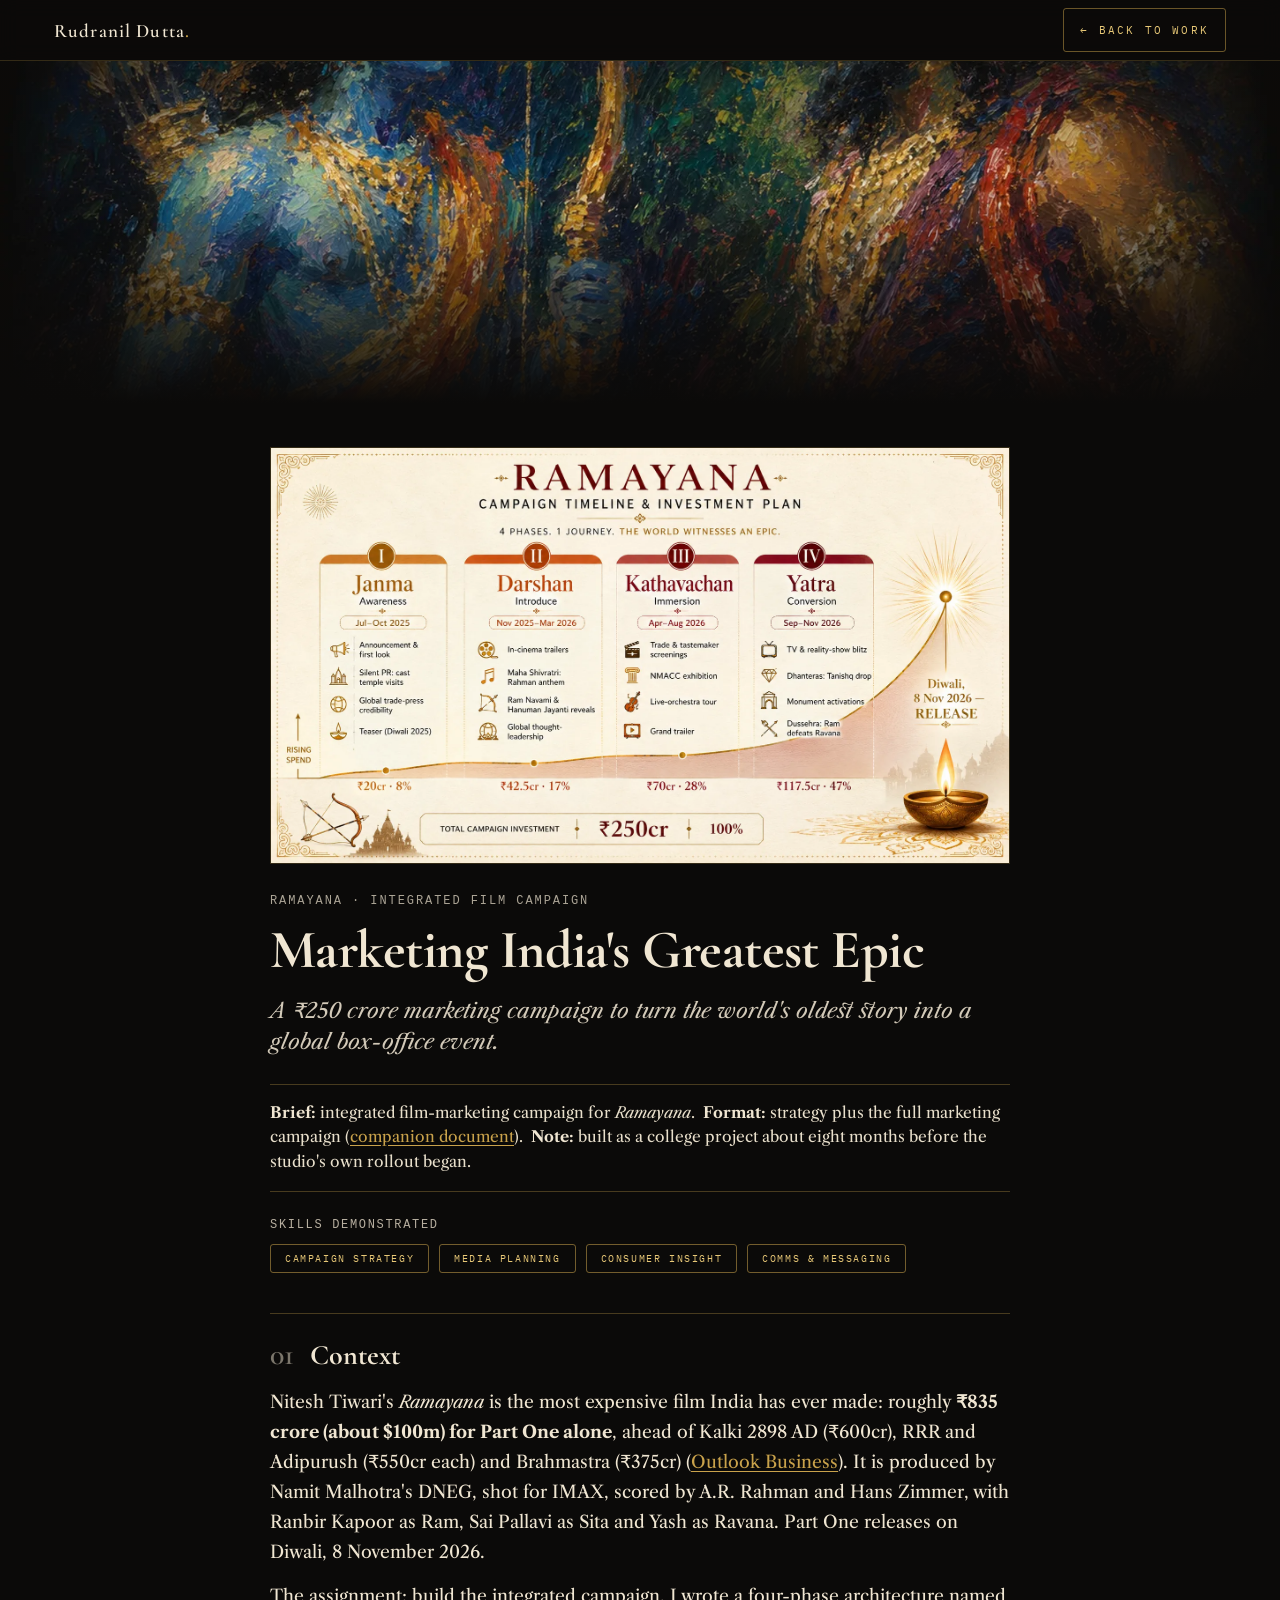
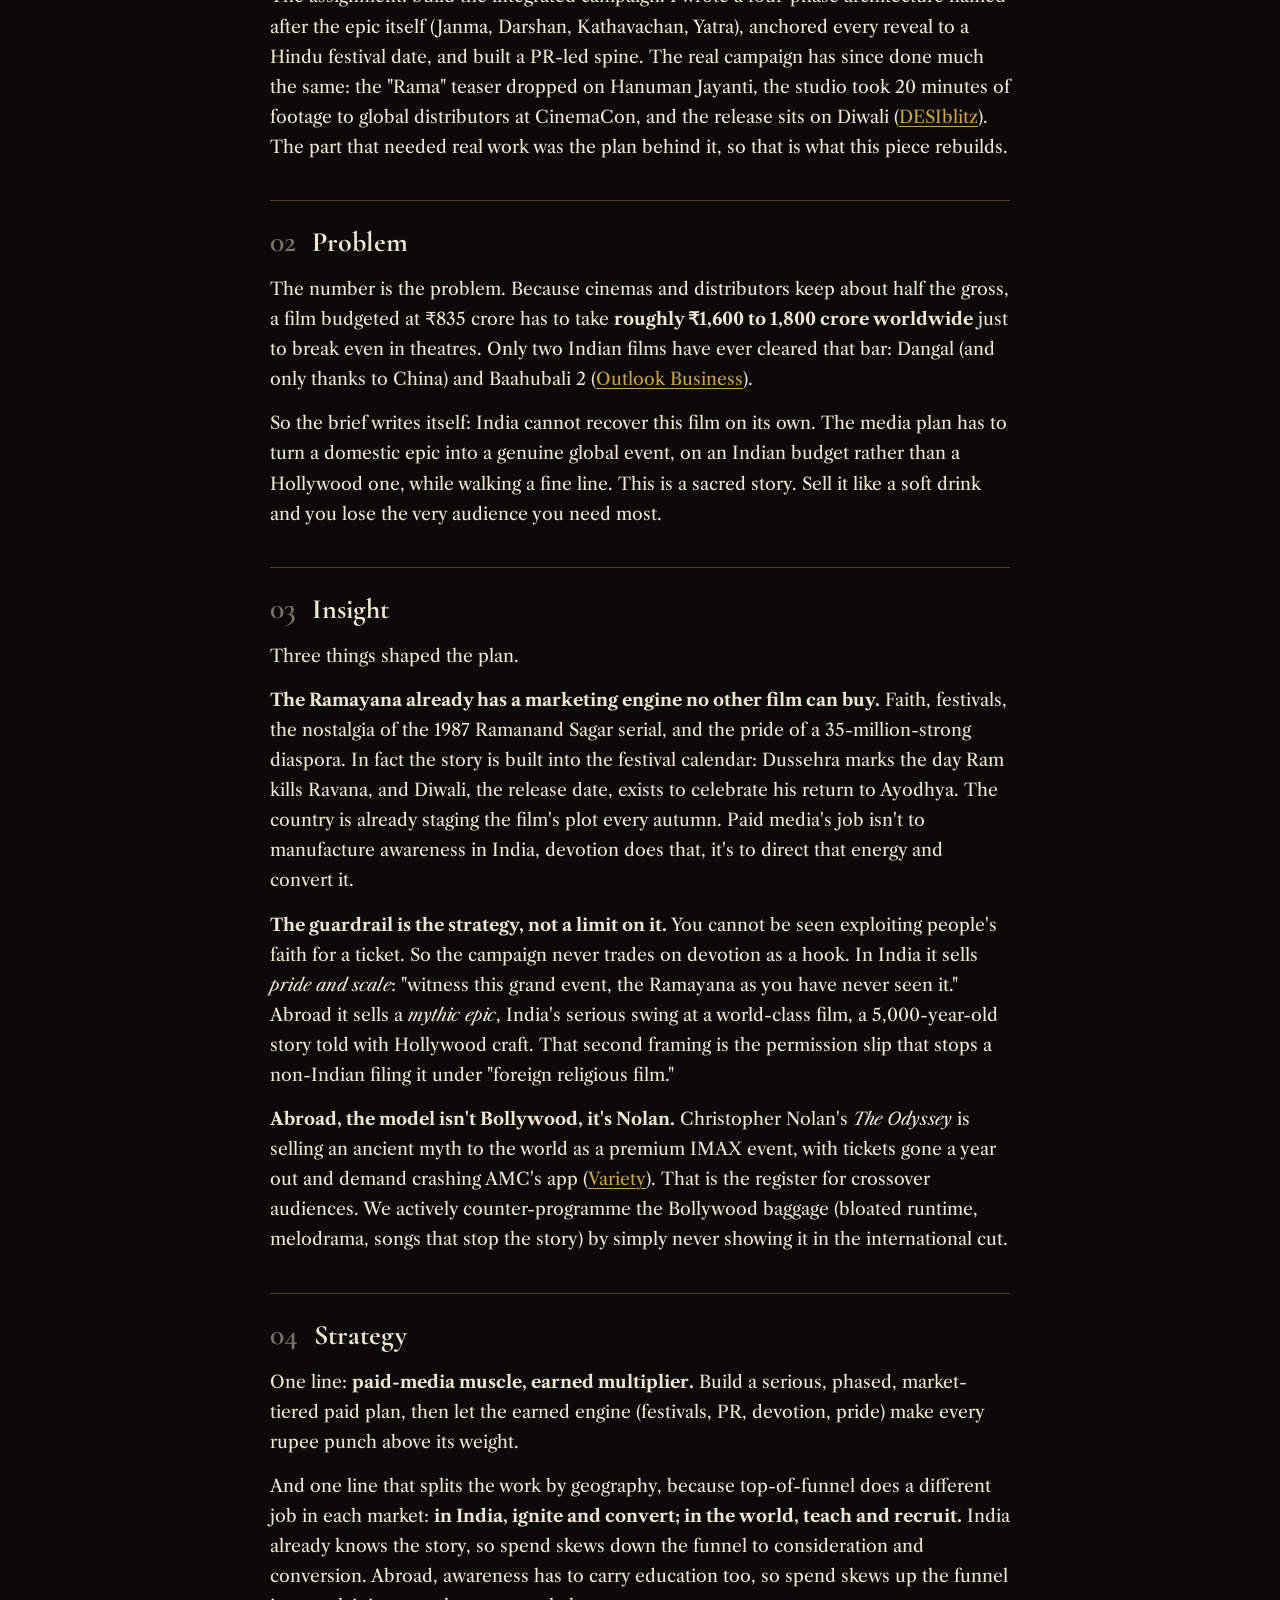
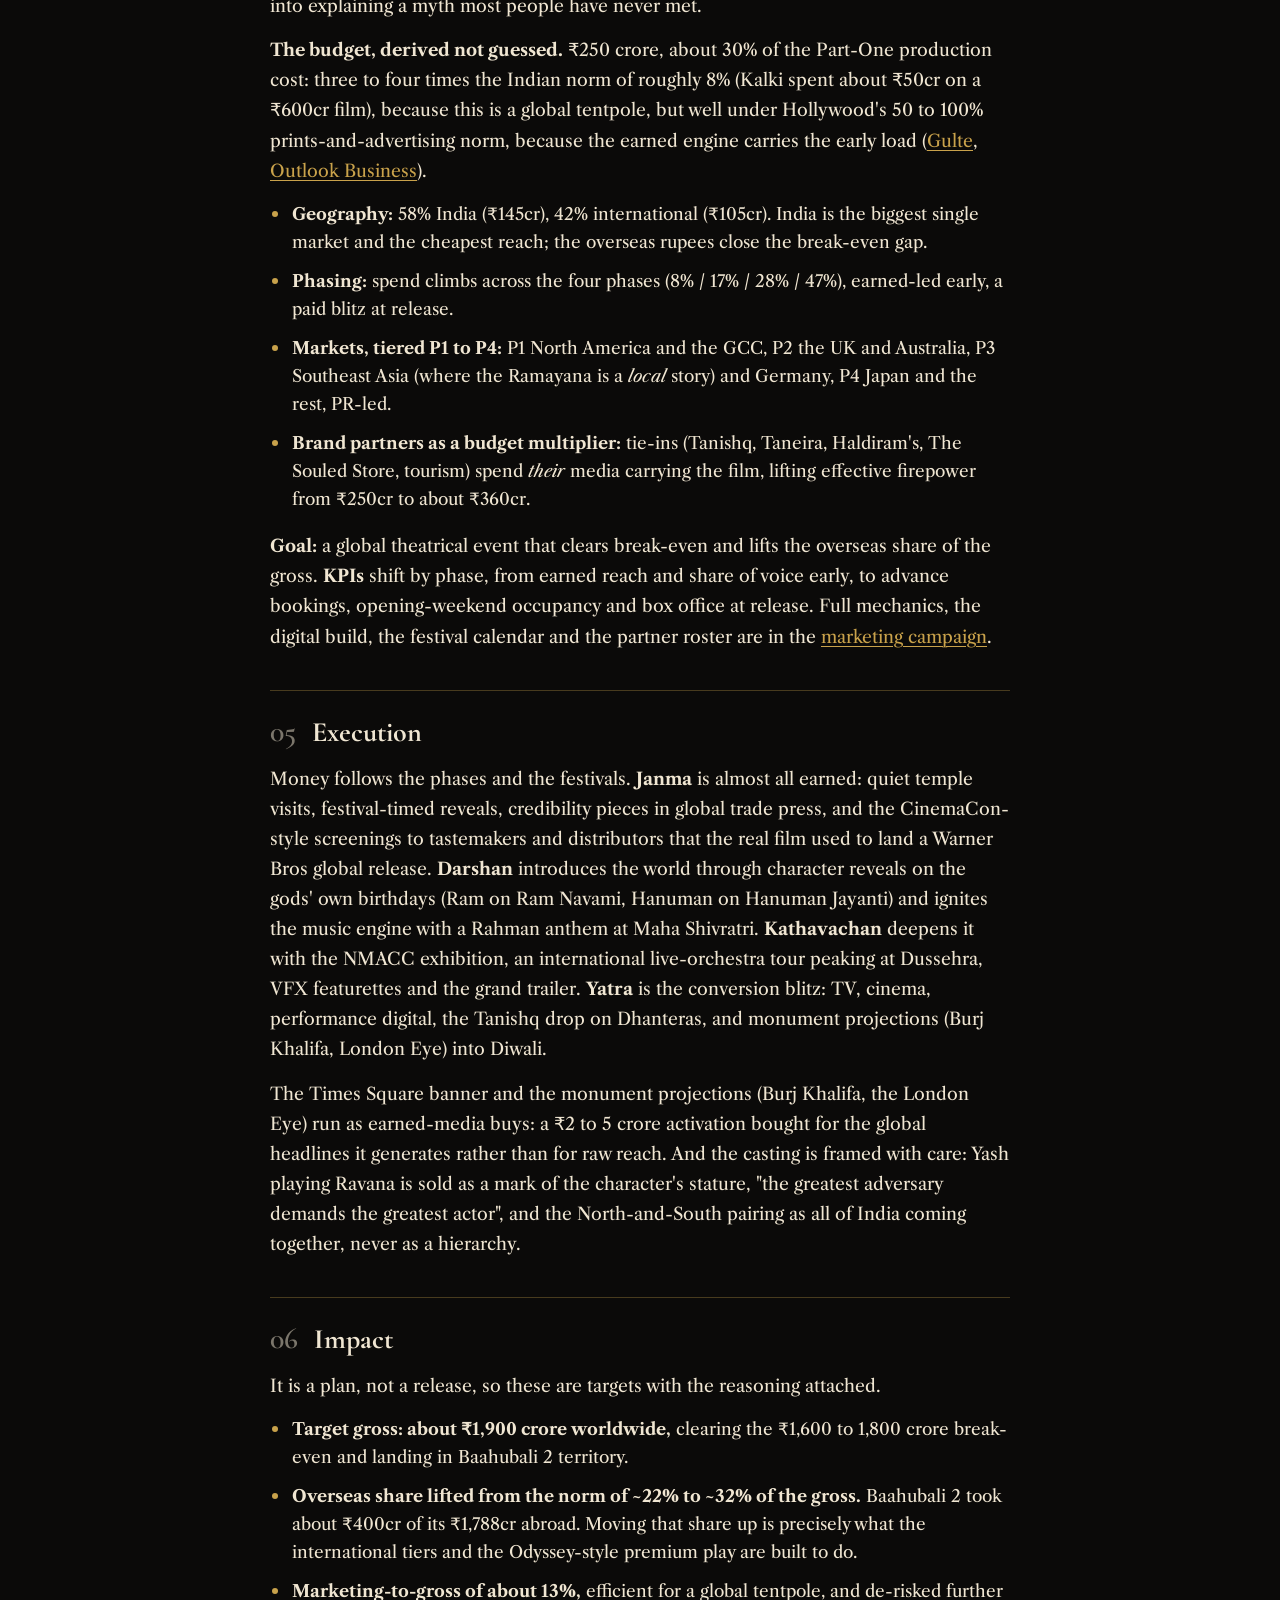
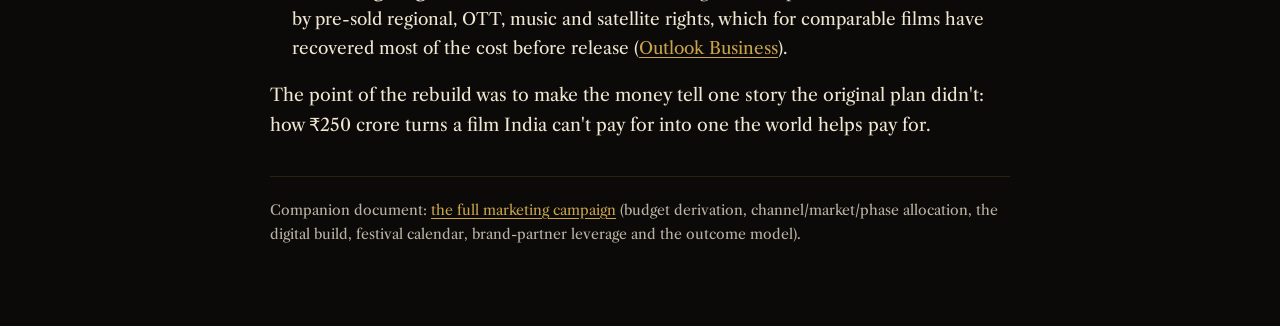
<file: Ramayana-Case-Study.html>
<!DOCTYPE html>
<html lang="en">
<head>
<meta charset="utf-8">
<meta name="viewport" content="width=device-width, initial-scale=1">
<title>Ramayana Campaign · Rudranil Dutta</title>
<meta name="description" content="A launch campaign for the Ramayana films. Paid muscle, an earned multiplier and a positioning that works for India and the world.">
<meta name="theme-color" content="#0B0A09">
<meta property="og:type" content="website">
<meta property="og:title" content="Ramayana Campaign · Rudranil Dutta">
<meta property="og:description" content="A launch campaign for the Ramayana films. Paid muscle, an earned multiplier and a positioning that works for India and the world.">
<meta property="og:image" content="assets/art/ramayana.webp">
<meta name="twitter:card" content="summary_large_image">
<meta name="twitter:title" content="Ramayana Campaign · Rudranil Dutta">
<meta name="twitter:description" content="A launch campaign for the Ramayana films. Paid muscle, an earned multiplier and a positioning that works for India and the world.">
<meta name="twitter:image" content="assets/art/ramayana.webp">
<link rel="icon" href="favicon.svg" type="image/svg+xml">
<link rel="preconnect" href="https://fonts.googleapis.com">
<link rel="preconnect" href="https://fonts.gstatic.com" crossorigin>
<link href="https://fonts.googleapis.com/css2?family=Cormorant+Garamond:wght@500;600;700&family=Libre+Caslon+Text:ital@0;1&family=IBM+Plex+Mono:wght@400;500&display=swap" rel="stylesheet">
<link rel="stylesheet" href="assets/case.css">
<style>
  .cr-link { color: #C9A24B; text-underline-offset: 3px; text-decoration-thickness: 1px; }
</style>
</head>
<body>
<a class="skip" href="#main">Skip to the case study</a>
<div class="c-shell">

  <svg width="0" height="0" style="position:absolute;width:0;height:0;overflow:hidden;" aria-hidden="true" focusable="false">
    <defs>
      <filter id="inkFill" x="-70%" y="-70%" width="240%" height="240%" color-interpolation-filters="sRGB">
        <feTurbulence type="fractalNoise" baseFrequency="0.014 0.019" numOctaves="4" seed="11" stitchTiles="stitch" result="noise"></feTurbulence>
        <feDisplacementMap in="SourceGraphic" in2="noise" scale="46" xChannelSelector="R" yChannelSelector="G" result="disp"></feDisplacementMap>
        <feGaussianBlur in="disp" stdDeviation="0.5"></feGaussianBlur>
      </filter>
    </defs>
  </svg>

  <header class="c-head">
    <a class="c-mark" href="index.html">Rudranil Dutta<span>.</span></a>
    <a class="c-back" href="index.html#work">&larr; Back to work</a>
  </header>

  <figure class="c-hero">
    <img src="assets/art/ramayana.webp" alt="Impasto oil painting: Rama, blue-skinned and holding a golden bow, faces the crowned Ravana across a dark field." width="1600" height="1067">
  </figure>

  <article class="c-article" id="main">

    <figure style="margin:0 0 30px;">
      <img width="1672" height="941" src="assets/ramayana/timeline.webp" alt="Ramayana campaign timeline and investment plan: four phases (Janma, Darshan, Kathavachan, Yatra), spend rising from 20cr to 117.5cr toward an 8 November 2026 Diwali release, 250cr total." style="width:100%;height:auto;display:block;border:1px solid rgba(201,162,75,0.22);"/>
    </figure>

    <div style="font-family:ui-monospace,Menlo,monospace;font-size:12px;letter-spacing:0.16em;text-transform:uppercase;color:rgba(240,230,210,0.70);">Ramayana &middot; Integrated film campaign</div>
    <h1 style="font-family:'Cormorant Garamond',serif;font-weight:800;font-size:clamp(32px,5.6vw,54px);line-height:1.04;letter-spacing:-0.01em;margin:14px 0 0;">Marketing India's Greatest Epic</h1>
    <p style="font-family:'Libre Caslon Text',serif;font-style:italic;font-size:clamp(18px,2.4vw,21px);line-height:1.5;color:rgba(240,230,210,0.87);margin:16px 0 0;">A &#8377;250 crore marketing campaign to turn the world's oldest story into a global box-office event.</p>

    <div style="border-top:1px solid rgba(201,162,75,0.32);border-bottom:1px solid rgba(201,162,75,0.32);padding:16px 0;margin:26px 0 6px;font-size:15.5px;line-height:1.6;color:rgba(240,230,210,0.97);">
      <b style="color:#F0E6D2;font-weight:700;">Brief:</b> integrated film-marketing campaign for <em>Ramayana</em>.&nbsp;
      <b style="color:#F0E6D2;font-weight:700;">Format:</b> strategy plus the full marketing campaign (<a class="cr-link" href="Ramayana-Media-Plan.html">companion document</a>).&nbsp;
      <b style="color:#F0E6D2;font-weight:700;">Note:</b> built as a college project about eight months before the studio's own rollout began.
    </div>

    <!-- skills -->
    <div style="font-family:ui-monospace,Menlo,monospace;font-size:12px;letter-spacing:0.14em;text-transform:uppercase;color:rgba(240,230,210,0.75);margin:26px 0 12px;">Skills demonstrated</div>
      <div class="c-chips">
        <span class="c-chip">Campaign Strategy</span>
        <span class="c-chip">Media Planning</span>
        <span class="c-chip">Consumer Insight</span>
        <span class="c-chip">Comms &amp; Messaging</span>
      </div>

    <!-- 01 -->
    <section style="border-top:1px solid rgba(201,162,75,0.32);margin-top:40px;padding-top:22px;">
      <div style="display:flex;align-items:baseline;gap:16px;margin-bottom:6px;">
        <span style="font-family:'Cormorant Garamond',serif;font-size:30px;font-weight:600;color:rgba(240,230,210,0.49);">01</span>
        <h2 style="font-family:'Cormorant Garamond',serif;font-size:clamp(23px,3vw,28px);font-weight:700;margin:0;">Context</h2>
      </div>
      <p style="font-size:17.5px;line-height:1.72;margin:14px 0;">Nitesh Tiwari's <em>Ramayana</em> is the most expensive film India has ever made: roughly <strong style="font-weight:700;">&#8377;835 crore (about $100m) for Part&nbsp;One alone</strong>, ahead of Kalki 2898 AD (&#8377;600cr), RRR and Adipurush (&#8377;550cr each) and Brahmastra (&#8377;375cr) (<a class="cr-link" href="https://www.outlookbusiness.com/economy-and-policy/ramayanas-800-crore-gamble-can-indian-cinemas-biggest-budget-ever-be-recovered" target="_blank" rel="noopener">Outlook Business</a>). It is produced by Namit Malhotra's DNEG, shot for IMAX, scored by A.R. Rahman and Hans Zimmer, with Ranbir Kapoor as Ram, Sai Pallavi as Sita and Yash as Ravana. Part One releases on Diwali, 8 November 2026.</p>
      <p style="font-size:17.5px;line-height:1.72;margin:14px 0;">The assignment: build the integrated campaign. I wrote a four-phase architecture named after the epic itself (Janma, Darshan, Kathavachan, Yatra), anchored every reveal to a Hindu festival date, and built a PR-led spine. The real campaign has since done much the same: the "Rama" teaser dropped on Hanuman Jayanti, the studio took 20 minutes of footage to global distributors at CinemaCon, and the release sits on Diwali (<a class="cr-link" href="https://www.desiblitz.com/content/ranbir-kapoor-starrer-ramayana-premieres-at-cinemacon" target="_blank" rel="noopener">DESIblitz</a>). The part that needed real work was the plan behind it, so that is what this piece rebuilds.</p>
    </section>

    <!-- 02 -->
    <section style="border-top:1px solid rgba(201,162,75,0.32);margin-top:38px;padding-top:22px;">
      <div style="display:flex;align-items:baseline;gap:16px;margin-bottom:6px;">
        <span style="font-family:'Cormorant Garamond',serif;font-size:30px;font-weight:600;color:rgba(240,230,210,0.49);">02</span>
        <h2 style="font-family:'Cormorant Garamond',serif;font-size:clamp(23px,3vw,28px);font-weight:700;margin:0;">Problem</h2>
      </div>
      <p style="font-size:17.5px;line-height:1.72;margin:14px 0;">The number is the problem. Because cinemas and distributors keep about half the gross, a film budgeted at &#8377;835 crore has to take <strong style="font-weight:700;">roughly &#8377;1,600 to 1,800 crore worldwide</strong> just to break even in theatres. Only two Indian films have ever cleared that bar: Dangal (and only thanks to China) and Baahubali&nbsp;2 (<a class="cr-link" href="https://www.outlookbusiness.com/economy-and-policy/ramayanas-800-crore-gamble-can-indian-cinemas-biggest-budget-ever-be-recovered" target="_blank" rel="noopener">Outlook Business</a>).</p>
      <p style="font-size:17.5px;line-height:1.72;margin:14px 0;">So the brief writes itself: India cannot recover this film on its own. The media plan has to turn a domestic epic into a genuine global event, on an Indian budget rather than a Hollywood one, while walking a fine line. This is a sacred story. Sell it like a soft drink and you lose the very audience you need most.</p>
    </section>

    <!-- 03 -->
    <section style="border-top:1px solid rgba(201,162,75,0.32);margin-top:38px;padding-top:22px;">
      <div style="display:flex;align-items:baseline;gap:16px;margin-bottom:6px;">
        <span style="font-family:'Cormorant Garamond',serif;font-size:30px;font-weight:600;color:rgba(240,230,210,0.49);">03</span>
        <h2 style="font-family:'Cormorant Garamond',serif;font-size:clamp(23px,3vw,28px);font-weight:700;margin:0;">Insight</h2>
      </div>
      <p style="font-size:17.5px;line-height:1.72;margin:14px 0;">Three things shaped the plan.</p>
      <p style="font-size:17.5px;line-height:1.72;margin:14px 0;"><strong style="font-weight:700;">The Ramayana already has a marketing engine no other film can buy.</strong> Faith, festivals, the nostalgia of the 1987 Ramanand Sagar serial, and the pride of a 35-million-strong diaspora. In fact the story is built into the festival calendar: Dussehra marks the day Ram kills Ravana, and Diwali, the release date, exists to celebrate his return to Ayodhya. The country is already staging the film's plot every autumn. Paid media's job isn't to manufacture awareness in India, devotion does that, it's to direct that energy and convert it.</p>
      <p style="font-size:17.5px;line-height:1.72;margin:14px 0;"><strong style="font-weight:700;">The guardrail is the strategy, not a limit on it.</strong> You cannot be seen exploiting people's faith for a ticket. So the campaign never trades on devotion as a hook. In India it sells <em>pride and scale</em>: "witness this grand event, the Ramayana as you have never seen it." Abroad it sells a <em>mythic epic</em>, India's serious swing at a world-class film, a 5,000-year-old story told with Hollywood craft. That second framing is the permission slip that stops a non-Indian filing it under "foreign religious film."</p>
      <p style="font-size:17.5px;line-height:1.72;margin:14px 0;"><strong style="font-weight:700;">Abroad, the model isn't Bollywood, it's Nolan.</strong> Christopher Nolan's <em>The Odyssey</em> is selling an ancient myth to the world as a premium IMAX event, with tickets gone a year out and demand crashing AMC's app (<a class="cr-link" href="https://variety.com/2026/film/news/the-odyssey-amc-app-ticket-demand-christopher-nolan-epic-1236766869/" target="_blank" rel="noopener">Variety</a>). That is the register for crossover audiences. We actively counter-programme the Bollywood baggage (bloated runtime, melodrama, songs that stop the story) by simply never showing it in the international cut.</p>
    </section>

    <!-- 04 -->
    <section style="border-top:1px solid rgba(201,162,75,0.32);margin-top:38px;padding-top:22px;">
      <div style="display:flex;align-items:baseline;gap:16px;margin-bottom:6px;">
        <span style="font-family:'Cormorant Garamond',serif;font-size:30px;font-weight:600;color:rgba(240,230,210,0.49);">04</span>
        <h2 style="font-family:'Cormorant Garamond',serif;font-size:clamp(23px,3vw,28px);font-weight:700;margin:0;">Strategy</h2>
      </div>
      <p style="font-size:17.5px;line-height:1.72;margin:14px 0;">One line: <strong style="font-weight:700;">paid-media muscle, earned multiplier.</strong> Build a serious, phased, market-tiered paid plan, then let the earned engine (festivals, PR, devotion, pride) make every rupee punch above its weight.</p>
      <p style="font-size:17.5px;line-height:1.72;margin:14px 0;">And one line that splits the work by geography, because top-of-funnel does a different job in each market: <strong style="font-weight:700;">in India, ignite and convert; in the world, teach and recruit.</strong> India already knows the story, so spend skews down the funnel to consideration and conversion. Abroad, awareness has to carry education too, so spend skews up the funnel into explaining a myth most people have never met.</p>
      <p style="font-size:17.5px;line-height:1.72;margin:14px 0;"><strong style="font-weight:700;">The budget, derived not guessed.</strong> &#8377;250 crore, about 30% of the Part-One production cost: three to four times the Indian norm of roughly 8% (Kalki spent about &#8377;50cr on a &#8377;600cr film), because this is a global tentpole, but well under Hollywood's 50 to 100% prints-and-advertising norm, because the earned engine carries the early load (<a class="cr-link" href="https://www.gulte.com/movienews/293434/what-is-kalki-2898-ads-promotional-budget" target="_blank" rel="noopener">Gulte</a>, <a class="cr-link" href="https://www.outlookbusiness.com/economy-and-policy/ramayanas-800-crore-gamble-can-indian-cinemas-biggest-budget-ever-be-recovered" target="_blank" rel="noopener">Outlook Business</a>).</p>
      <ul style="list-style:none;margin:14px 0 18px;padding:0;">
        <li style="position:relative;padding-left:22px;margin:11px 0;font-size:17px;line-height:1.65;"><span style="position:absolute;left:2px;top:11px;width:6px;height:6px;border-radius:50%;background:#C9A24B;"></span><strong style="font-weight:700;">Geography:</strong> 58% India (&#8377;145cr), 42% international (&#8377;105cr). India is the biggest single market and the cheapest reach; the overseas rupees close the break-even gap.</li>
        <li style="position:relative;padding-left:22px;margin:11px 0;font-size:17px;line-height:1.65;"><span style="position:absolute;left:2px;top:11px;width:6px;height:6px;border-radius:50%;background:#C9A24B;"></span><strong style="font-weight:700;">Phasing:</strong> spend climbs across the four phases (8% / 17% / 28% / 47%), earned-led early, a paid blitz at release.</li>
        <li style="position:relative;padding-left:22px;margin:11px 0;font-size:17px;line-height:1.65;"><span style="position:absolute;left:2px;top:11px;width:6px;height:6px;border-radius:50%;background:#C9A24B;"></span><strong style="font-weight:700;">Markets, tiered P1 to P4:</strong> P1 North America and the GCC, P2 the UK and Australia, P3 Southeast Asia (where the Ramayana is a <em>local</em> story) and Germany, P4 Japan and the rest, PR-led.</li>
        <li style="position:relative;padding-left:22px;margin:11px 0;font-size:17px;line-height:1.65;"><span style="position:absolute;left:2px;top:11px;width:6px;height:6px;border-radius:50%;background:#C9A24B;"></span><strong style="font-weight:700;">Brand partners as a budget multiplier:</strong> tie-ins (Tanishq, Taneira, Haldiram's, The Souled Store, tourism) spend <em>their</em> media carrying the film, lifting effective firepower from &#8377;250cr to about &#8377;360cr.</li>
      </ul>
      <p style="font-size:17.5px;line-height:1.72;margin:14px 0;"><strong style="font-weight:700;">Goal:</strong> a global theatrical event that clears break-even and lifts the overseas share of the gross. <strong style="font-weight:700;">KPIs</strong> shift by phase, from earned reach and share of voice early, to advance bookings, opening-weekend occupancy and box office at release. Full mechanics, the digital build, the festival calendar and the partner roster are in the <a class="cr-link" href="Ramayana-Media-Plan.html">marketing campaign</a>.</p>
    </section>

    <!-- 05 -->
    <section style="border-top:1px solid rgba(201,162,75,0.32);margin-top:38px;padding-top:22px;">
      <div style="display:flex;align-items:baseline;gap:16px;margin-bottom:6px;">
        <span style="font-family:'Cormorant Garamond',serif;font-size:30px;font-weight:600;color:rgba(240,230,210,0.49);">05</span>
        <h2 style="font-family:'Cormorant Garamond',serif;font-size:clamp(23px,3vw,28px);font-weight:700;margin:0;">Execution</h2>
      </div>
      <p style="font-size:17.5px;line-height:1.72;margin:14px 0;">Money follows the phases and the festivals. <strong style="font-weight:700;">Janma</strong> is almost all earned: quiet temple visits, festival-timed reveals, credibility pieces in global trade press, and the CinemaCon-style screenings to tastemakers and distributors that the real film used to land a Warner Bros global release. <strong style="font-weight:700;">Darshan</strong> introduces the world through character reveals on the gods' own birthdays (Ram on Ram Navami, Hanuman on Hanuman Jayanti) and ignites the music engine with a Rahman anthem at Maha Shivratri. <strong style="font-weight:700;">Kathavachan</strong> deepens it with the NMACC exhibition, an international live-orchestra tour peaking at Dussehra, VFX featurettes and the grand trailer. <strong style="font-weight:700;">Yatra</strong> is the conversion blitz: TV, cinema, performance digital, the Tanishq drop on Dhanteras, and monument projections (Burj Khalifa, London Eye) into Diwali.</p>
      <p style="font-size:17.5px;line-height:1.72;margin:14px 0;">The Times Square banner and the monument projections (Burj Khalifa, the London Eye) run as earned-media buys: a &#8377;2 to 5 crore activation bought for the global headlines it generates rather than for raw reach. And the casting is framed with care: Yash playing Ravana is sold as a mark of the character's stature, "the greatest adversary demands the greatest actor", and the North-and-South pairing as all of India coming together, never as a hierarchy.</p>
    </section>

    <!-- 06 -->
    <section style="border-top:1px solid rgba(201,162,75,0.32);margin-top:38px;padding-top:22px;">
      <div style="display:flex;align-items:baseline;gap:16px;margin-bottom:6px;">
        <span style="font-family:'Cormorant Garamond',serif;font-size:30px;font-weight:600;color:rgba(240,230,210,0.49);">06</span>
        <h2 style="font-family:'Cormorant Garamond',serif;font-size:clamp(23px,3vw,28px);font-weight:700;margin:0;">Impact</h2>
      </div>
      <p style="font-size:17.5px;line-height:1.72;margin:14px 0;">It is a plan, not a release, so these are targets with the reasoning attached.</p>
      <ul style="list-style:none;margin:14px 0 18px;padding:0;">
        <li style="position:relative;padding-left:22px;margin:11px 0;font-size:17px;line-height:1.65;"><span style="position:absolute;left:2px;top:11px;width:6px;height:6px;border-radius:50%;background:#C9A24B;"></span><strong style="font-weight:700;">Target gross: about &#8377;1,900 crore worldwide,</strong> clearing the &#8377;1,600 to 1,800 crore break-even and landing in Baahubali&nbsp;2 territory.</li>
        <li style="position:relative;padding-left:22px;margin:11px 0;font-size:17px;line-height:1.65;"><span style="position:absolute;left:2px;top:11px;width:6px;height:6px;border-radius:50%;background:#C9A24B;"></span><strong style="font-weight:700;">Overseas share lifted from the norm of ~22% to ~32% of the gross.</strong> Baahubali&nbsp;2 took about &#8377;400cr of its &#8377;1,788cr abroad. Moving that share up is precisely what the international tiers and the Odyssey-style premium play are built to do.</li>
        <li style="position:relative;padding-left:22px;margin:11px 0;font-size:17px;line-height:1.65;"><span style="position:absolute;left:2px;top:11px;width:6px;height:6px;border-radius:50%;background:#C9A24B;"></span><strong style="font-weight:700;">Marketing-to-gross of about 13%,</strong> efficient for a global tentpole, and de-risked further by pre-sold regional, OTT, music and satellite rights, which for comparable films have recovered most of the cost before release (<a class="cr-link" href="https://www.outlookbusiness.com/economy-and-policy/ramayanas-800-crore-gamble-can-indian-cinemas-biggest-budget-ever-be-recovered" target="_blank" rel="noopener">Outlook Business</a>).</li>
      </ul>
      <p style="font-size:17.5px;line-height:1.72;margin:14px 0;">The point of the rebuild was to make the money tell one story the original plan didn't: how &#8377;250 crore turns a film India can't pay for into one the world helps pay for.</p>
    </section>


    <!-- companion line -->
    <div style="border-top:1px solid rgba(201,162,75,0.16);margin-top:36px;padding:22px 0 60px;">
      <p style="font-size:14px;line-height:1.7;color:rgba(240,230,210,0.77);margin:0;">Companion document: <a class="cr-link" href="Ramayana-Media-Plan.html">the full marketing campaign</a> (budget derivation, channel/market/phase allocation, the digital build, festival calendar, brand-partner leverage and the outcome model).</p>
    </div>

  </article>

</div>

</body>
</html>
</file>
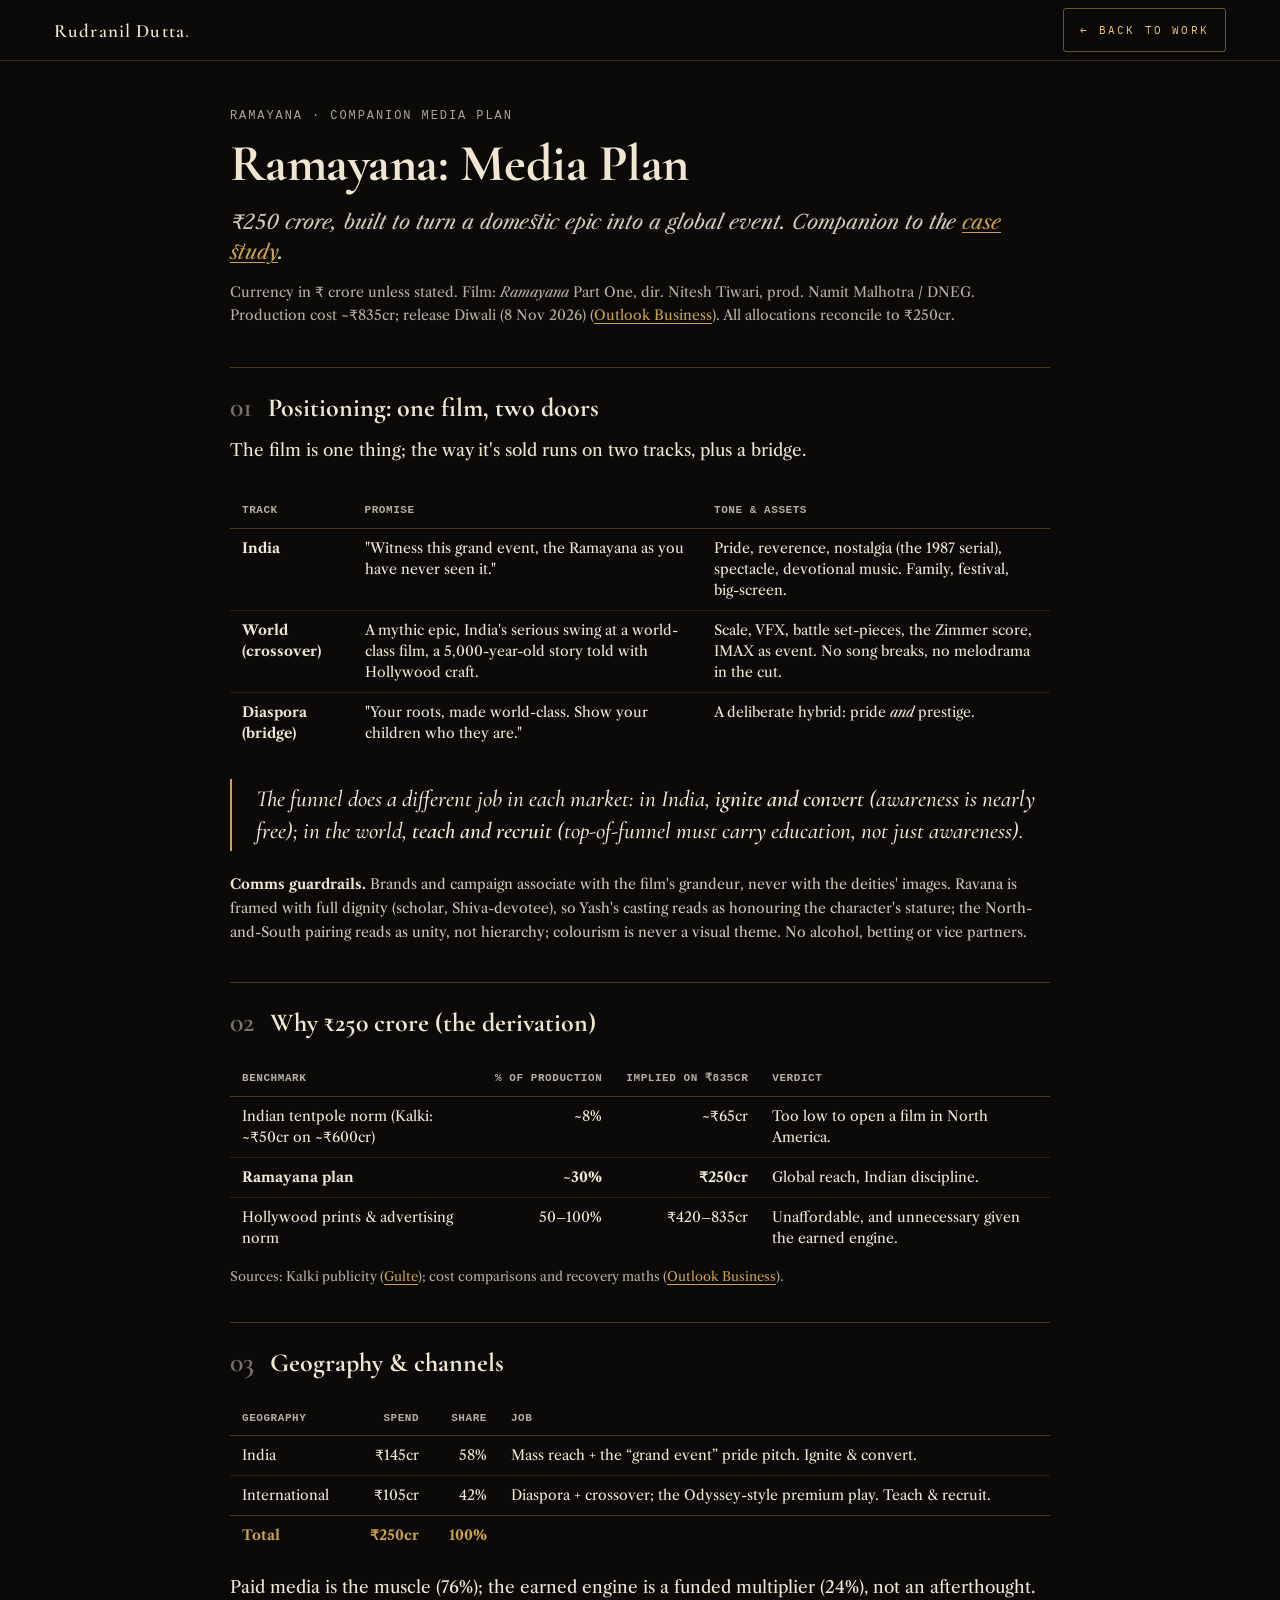
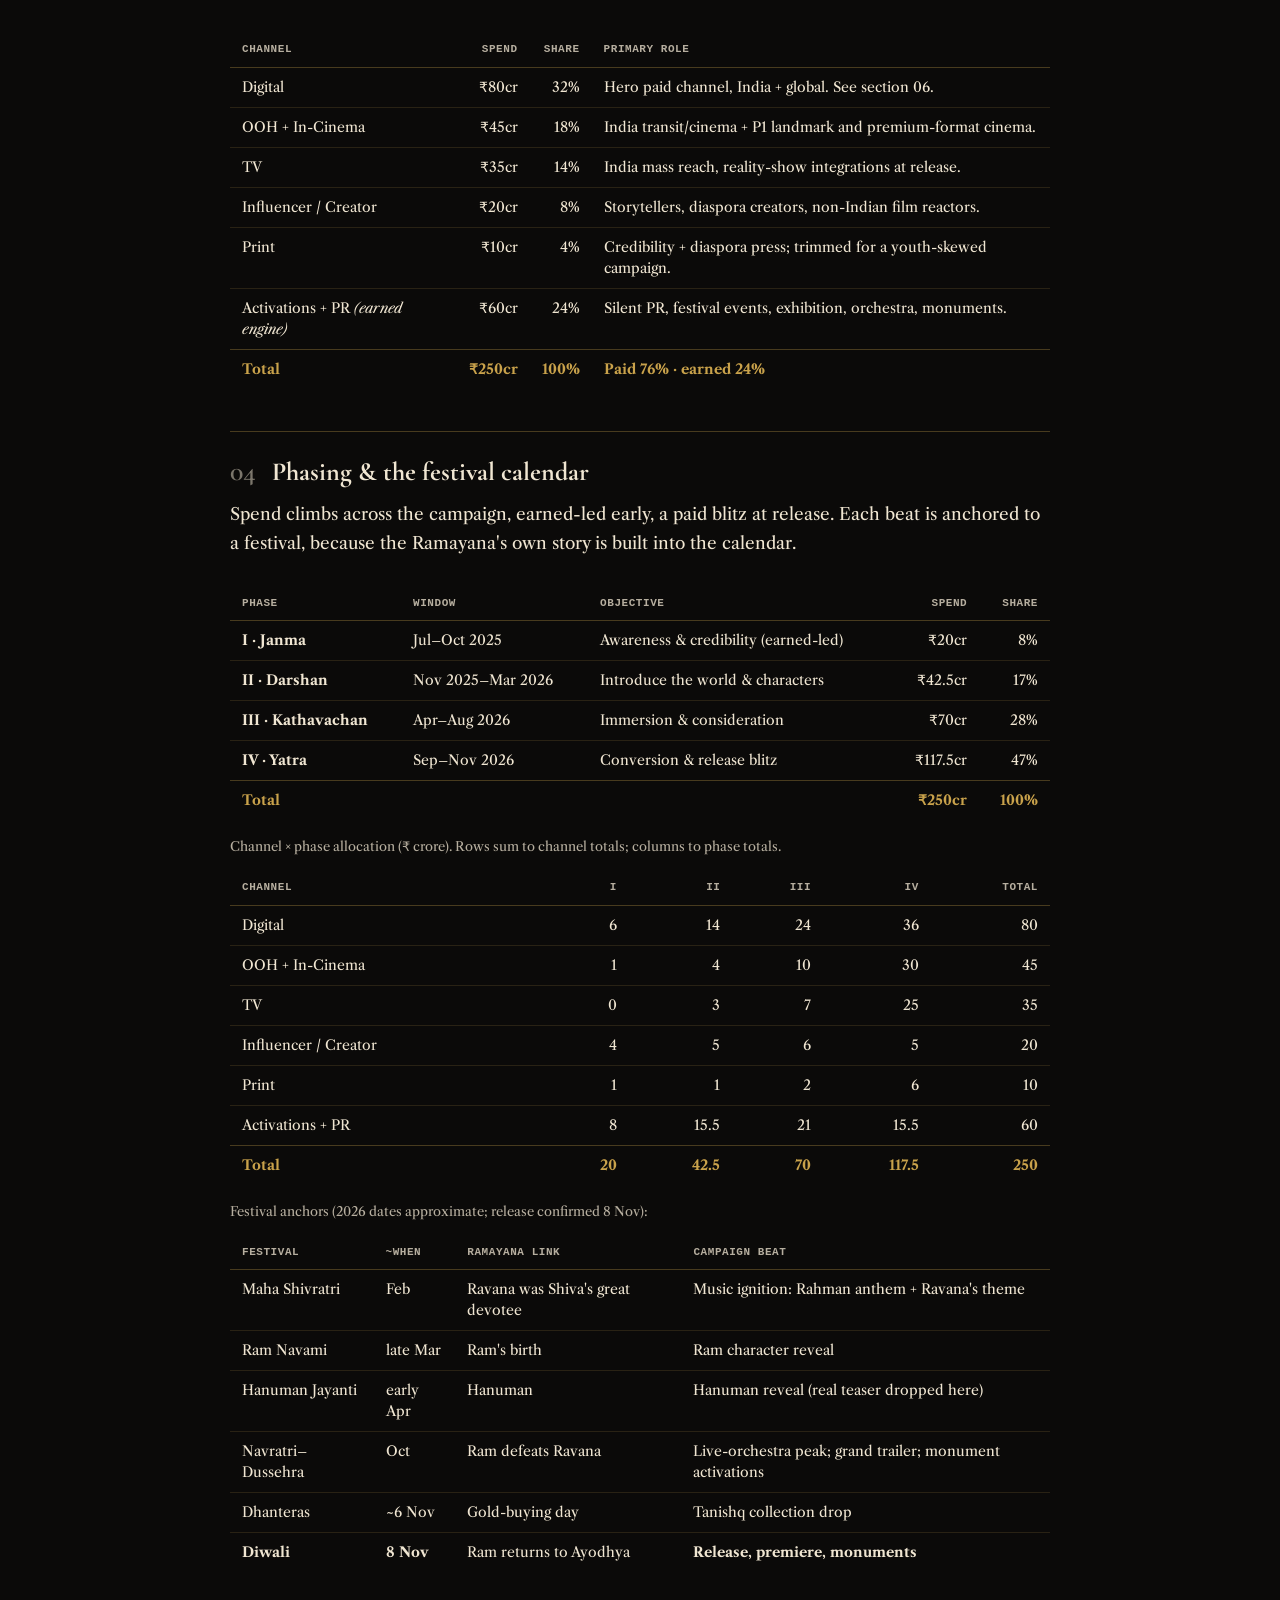
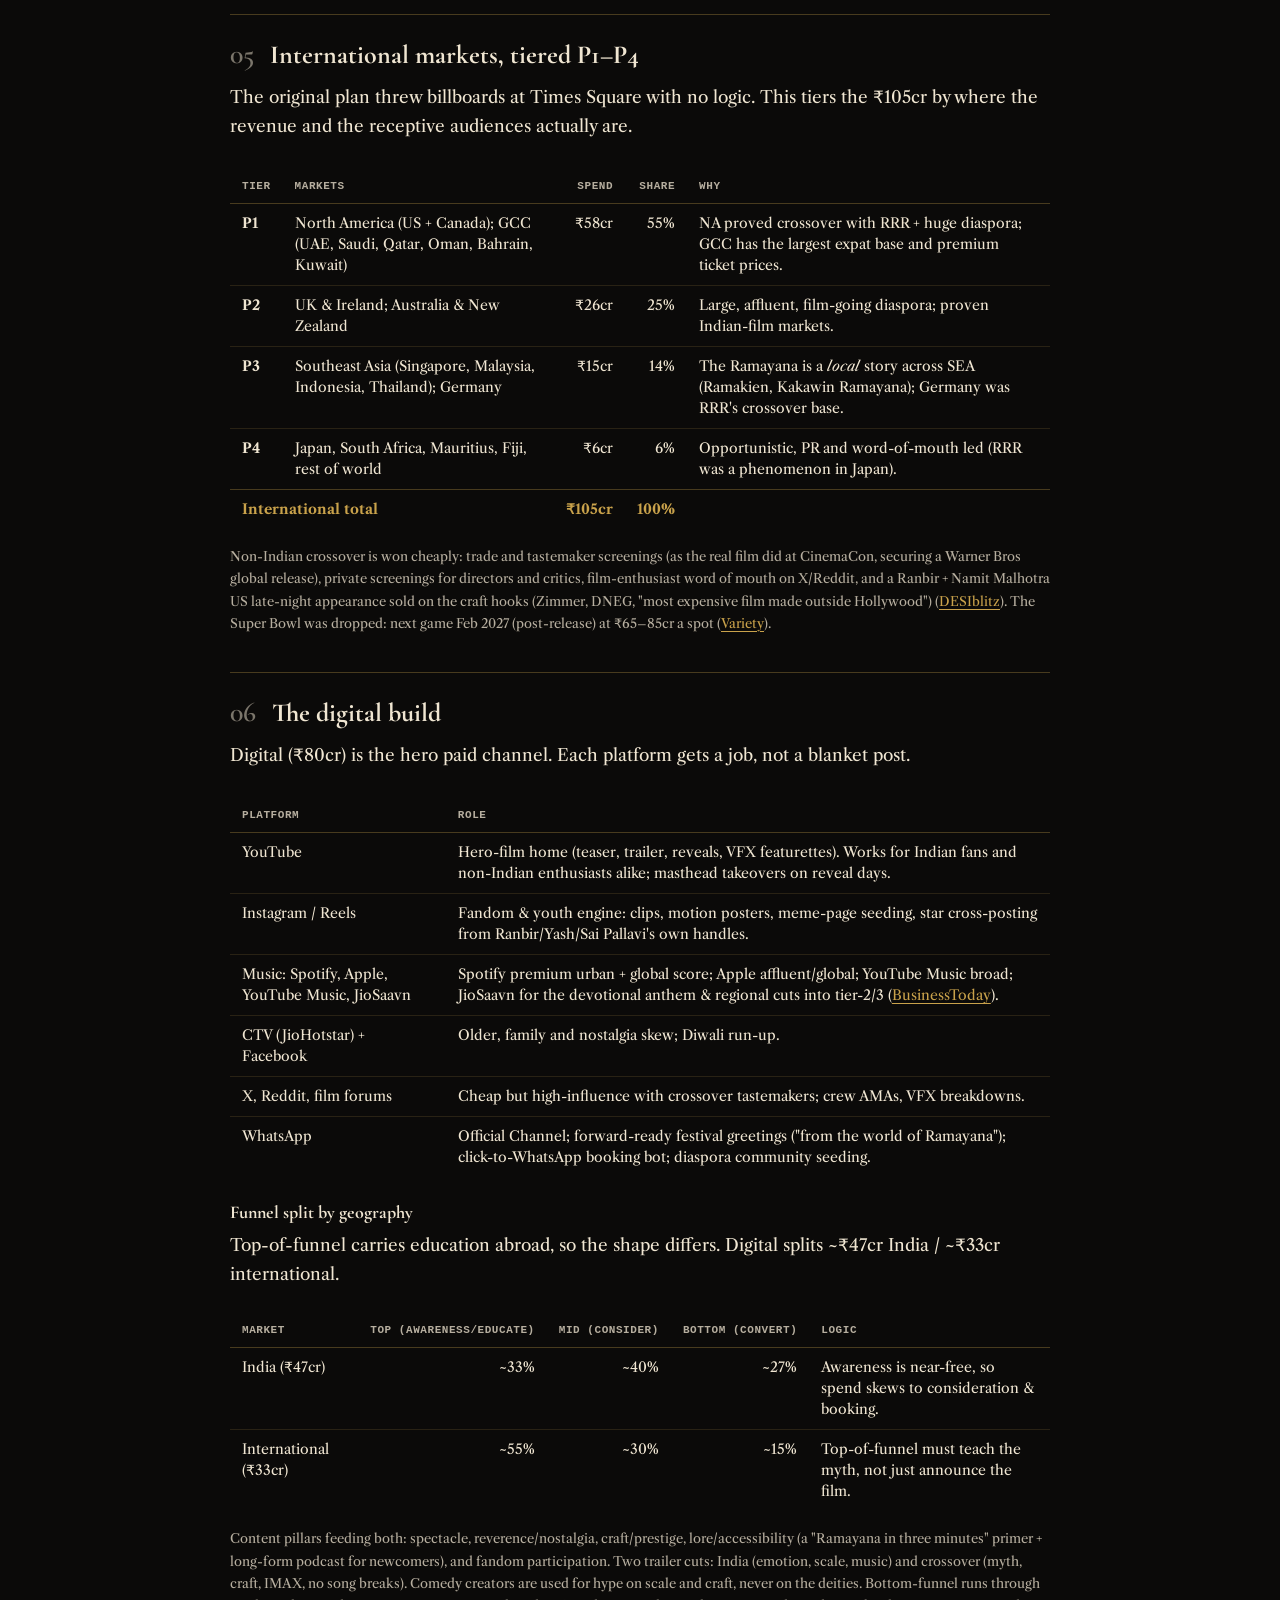
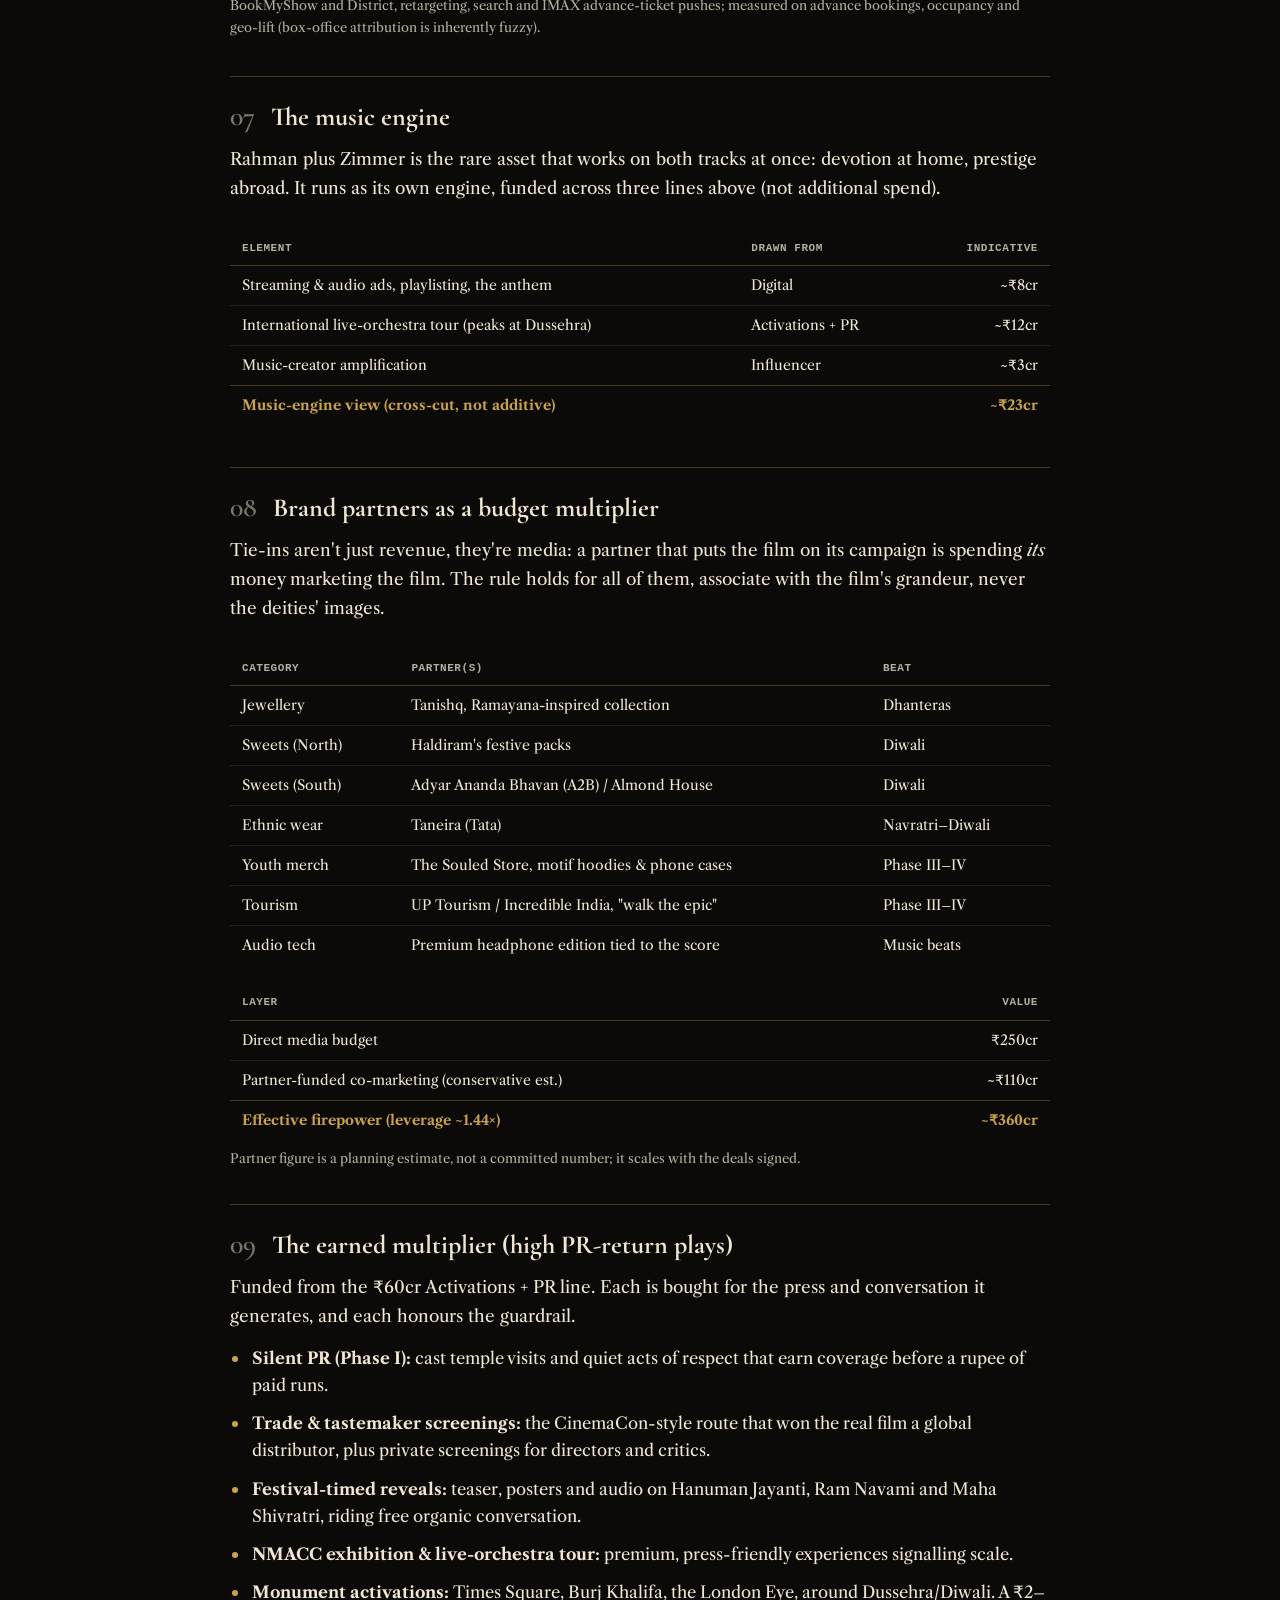
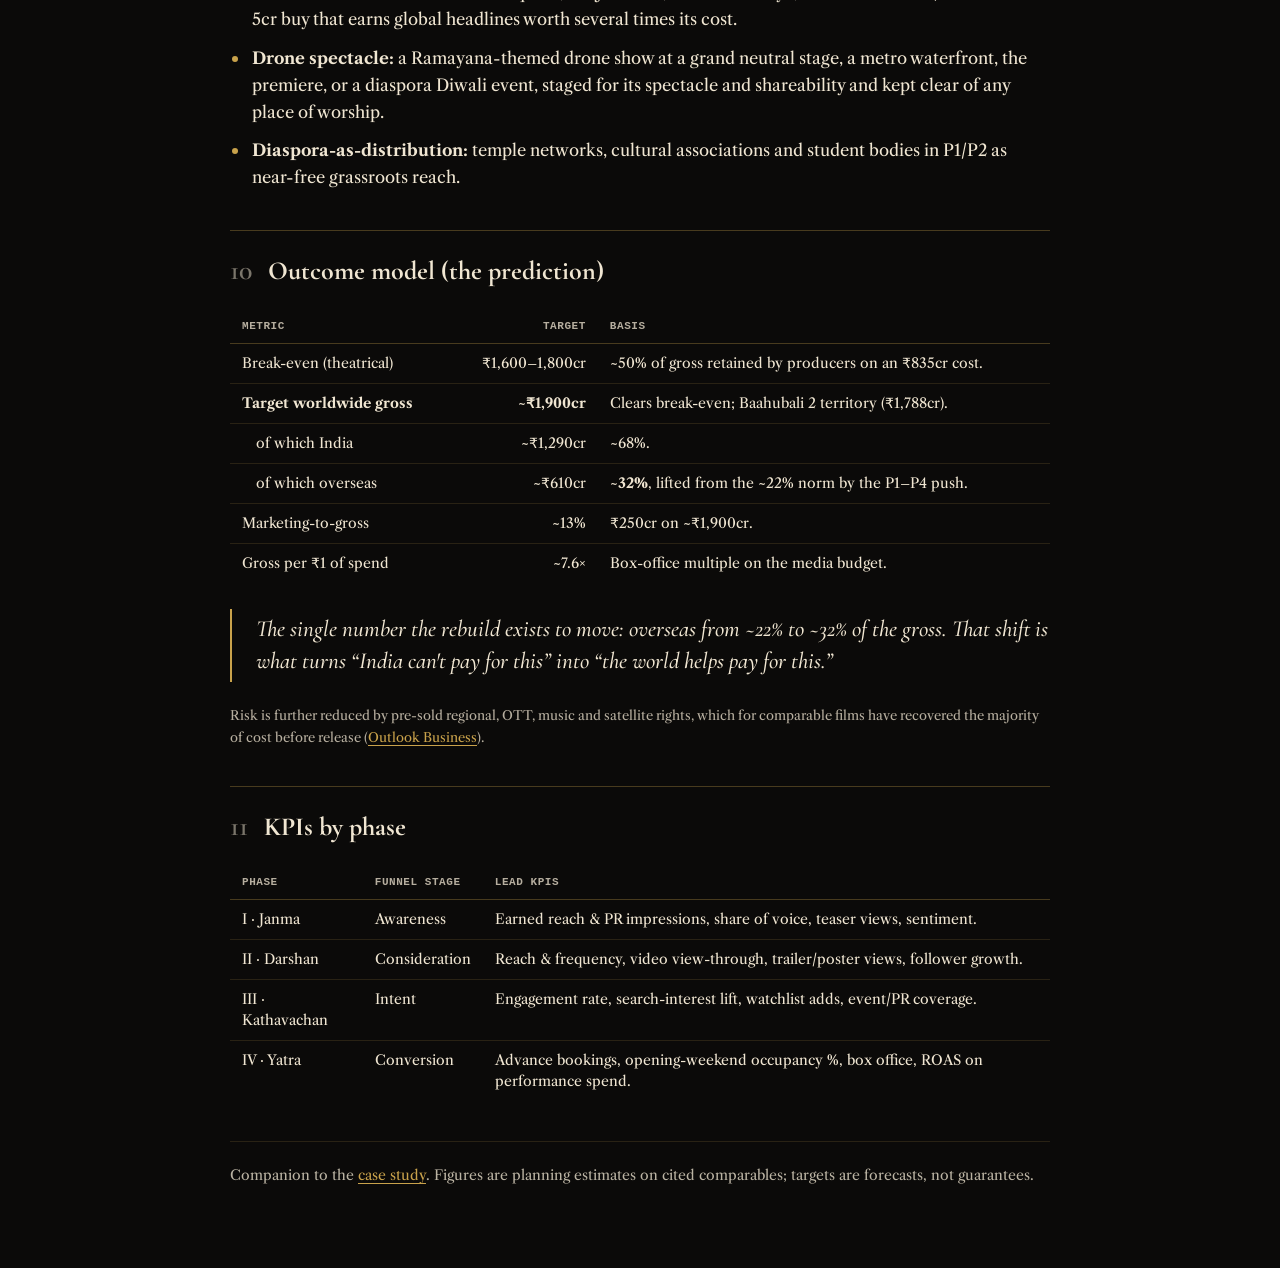
<file: Ramayana-Media-Plan.html>
<!DOCTYPE html>
<html lang="en">
<head>
<meta charset="utf-8">
<meta name="viewport" content="width=device-width, initial-scale=1">
<title>Ramayana Media Plan · Rudranil Dutta</title>
<meta name="description" content="The media plan behind the Ramayana campaign. Budget derivation, geography, phasing, brand partnerships and the outcome model.">
<meta name="theme-color" content="#0B0A09">
<meta property="og:type" content="website">
<meta property="og:title" content="Ramayana Media Plan · Rudranil Dutta">
<meta property="og:description" content="The media plan behind the Ramayana campaign. Budget derivation, geography, phasing, brand partnerships and the outcome model.">
<meta property="og:image" content="assets/art/None.webp">
<meta name="twitter:card" content="summary_large_image">
<meta name="twitter:title" content="Ramayana Media Plan · Rudranil Dutta">
<meta name="twitter:description" content="The media plan behind the Ramayana campaign. Budget derivation, geography, phasing, brand partnerships and the outcome model.">
<meta name="twitter:image" content="assets/art/None.webp">
<link rel="icon" href="favicon.svg" type="image/svg+xml">
<link rel="preconnect" href="https://fonts.googleapis.com">
<link rel="preconnect" href="https://fonts.gstatic.com" crossorigin>
<link href="https://fonts.googleapis.com/css2?family=Cormorant+Garamond:wght@500;600;700&family=Libre+Caslon+Text:ital@0;1&family=IBM+Plex+Mono:wght@400;500&display=swap" rel="stylesheet">
<link rel="stylesheet" href="assets/case.css">
<style>
  .cr-link { color: #C9A24B; text-underline-offset: 3px; text-decoration-thickness: 1px; }
  .rtable { width: 100%; border-collapse: collapse; margin: 16px 0 4px; font-size: 14px; font-family: 'Libre Caslon Text', Georgia, serif; }
  .rtable th, .rtable td { text-align: left; vertical-align: top; padding: 9px 12px; border-bottom: 1px solid rgba(201,162,75,0.16); line-height: 1.5; }
  .rtable thead th { border-bottom: 1px solid rgba(201,162,75,0.32); font-family: ui-monospace, Menlo, monospace; font-size: 11px; text-transform: uppercase; letter-spacing: 0.05em; color:rgba(240,230,210,0.75); font-weight: 600; }
  .rtable td.n, .rtable th.n { text-align: right; white-space: nowrap; }
  .rtable tfoot td { font-weight: 700; border-top: 1px solid rgba(201,162,75,0.32); border-bottom: none; color: #C9A24B; }
  .rtable tbody tr:last-child td { border-bottom: none; }
</style>
</head>
<body>
<a class="skip" href="#main">Skip to the case study</a>
<div class="c-shell">

  <svg width="0" height="0" style="position:absolute;width:0;height:0;overflow:hidden;" aria-hidden="true" focusable="false">
    <defs>
      <filter id="inkFill" x="-70%" y="-70%" width="240%" height="240%" color-interpolation-filters="sRGB">
        <feTurbulence type="fractalNoise" baseFrequency="0.014 0.019" numOctaves="4" seed="11" stitchTiles="stitch" result="noise"></feTurbulence>
        <feDisplacementMap in="SourceGraphic" in2="noise" scale="46" xChannelSelector="R" yChannelSelector="G" result="disp"></feDisplacementMap>
        <feGaussianBlur in="disp" stdDeviation="0.5"></feGaussianBlur>
      </filter>
    </defs>
  </svg>

  <header class="c-head">
    <a class="c-mark" href="index.html">Rudranil Dutta<span>.</span></a>
    <a class="c-back" href="index.html#work">&larr; Back to work</a>
  </header>

  <article style="max-width:900px;margin:0 auto;padding:clamp(30px,4vw,48px) clamp(20px,5vw,40px) 20px;">

    <div style="font-family:ui-monospace,Menlo,monospace;font-size:12px;letter-spacing:0.16em;text-transform:uppercase;color:rgba(240,230,210,0.70);">Ramayana &middot; Companion media plan</div>
    <h1 style="font-family:'Cormorant Garamond',serif;font-weight:800;font-size:clamp(32px,5.4vw,52px);line-height:1.04;letter-spacing:-0.01em;margin:14px 0 0;">Ramayana: Media Plan</h1>
    <p style="font-family:'Libre Caslon Text',serif;font-style:italic;font-size:clamp(17px,2.3vw,20px);line-height:1.5;color:rgba(240,230,210,0.87);margin:16px 0 0;">&#8377;250 crore, built to turn a domestic epic into a global event. Companion to the <a class="cr-link" href="Ramayana-Case-Study.html">case study</a>.</p>
    <p style="font-size:14px;line-height:1.65;color:rgba(240,230,210,0.75);margin:14px 0 0;">Currency in &#8377; crore unless stated. Film: <em>Ramayana</em> Part One, dir. Nitesh Tiwari, prod. Namit Malhotra / DNEG. Production cost ~&#8377;835cr; release Diwali (8 Nov 2026) (<a class="cr-link" href="https://www.outlookbusiness.com/economy-and-policy/ramayanas-800-crore-gamble-can-indian-cinemas-biggest-budget-ever-be-recovered" target="_blank" rel="noopener">Outlook Business</a>). All allocations reconcile to &#8377;250cr.</p>

    <!-- 01 -->
    <section style="border-top:1px solid rgba(201,162,75,0.32);margin-top:40px;padding-top:22px;">
      <div style="display:flex;align-items:baseline;gap:16px;margin-bottom:6px;">
        <span style="font-family:'Cormorant Garamond',serif;font-size:28px;font-weight:600;color:rgba(240,230,210,0.49);">01</span>
        <h2 style="font-family:'Cormorant Garamond',serif;font-size:clamp(21px,2.7vw,26px);font-weight:700;margin:0;">Positioning: one film, two doors</h2>
      </div>
      <p style="font-size:17px;line-height:1.7;margin:12px 0;">The film is one thing; the way it's sold runs on two tracks, plus a bridge.</p>
      <div style="overflow-x:auto;">
        <table class="rtable">
          <thead><tr><th>Track</th><th>Promise</th><th>Tone &amp; assets</th></tr></thead>
          <tbody>
            <tr><td><strong style="font-weight:700;">India</strong></td><td>"Witness this grand event, the Ramayana as you have never seen it."</td><td>Pride, reverence, nostalgia (the 1987 serial), spectacle, devotional music. Family, festival, big-screen.</td></tr>
            <tr><td><strong style="font-weight:700;">World (crossover)</strong></td><td>A mythic epic, India's serious swing at a world-class film, a 5,000-year-old story told with Hollywood craft.</td><td>Scale, VFX, battle set-pieces, the Zimmer score, IMAX as event. No song breaks, no melodrama in the cut.</td></tr>
            <tr><td><strong style="font-weight:700;">Diaspora (bridge)</strong></td><td>"Your roots, made world-class. Show your children who they are."</td><td>A deliberate hybrid: pride <em>and</em> prestige.</td></tr>
          </tbody>
        </table>
      </div>
      <blockquote style="font-family:'Cormorant Garamond',serif;font-style:italic;font-weight:500;font-size:clamp(19px,2.6vw,23px);line-height:1.4;margin:22px 0;padding:4px 0 4px 24px;border-left:2px solid #C9A24B;">The funnel does a different job in each market: in India, <strong style="font-weight:600;">ignite and convert</strong> (awareness is nearly free); in the world, <strong style="font-weight:600;">teach and recruit</strong> (top-of-funnel must carry education, not just awareness).</blockquote>
      <p style="font-size:14px;line-height:1.7;color:rgba(240,230,210,0.85);margin:12px 0;"><strong style="font-weight:700;color:#F0E6D2;">Comms guardrails.</strong> Brands and campaign associate with the film's grandeur, never with the deities' images. Ravana is framed with full dignity (scholar, Shiva-devotee), so Yash's casting reads as honouring the character's stature; the North-and-South pairing reads as unity, not hierarchy; colourism is never a visual theme. No alcohol, betting or vice partners.</p>
    </section>

    <!-- 02 -->
    <section style="border-top:1px solid rgba(201,162,75,0.32);margin-top:38px;padding-top:22px;">
      <div style="display:flex;align-items:baseline;gap:16px;margin-bottom:6px;">
        <span style="font-family:'Cormorant Garamond',serif;font-size:28px;font-weight:600;color:rgba(240,230,210,0.49);">02</span>
        <h2 style="font-family:'Cormorant Garamond',serif;font-size:clamp(21px,2.7vw,26px);font-weight:700;margin:0;">Why &#8377;250 crore (the derivation)</h2>
      </div>
      <div style="overflow-x:auto;">
        <table class="rtable">
          <thead><tr><th>Benchmark</th><th class="n">% of production</th><th class="n">Implied on &#8377;835cr</th><th>Verdict</th></tr></thead>
          <tbody>
            <tr><td>Indian tentpole norm (Kalki: ~&#8377;50cr on ~&#8377;600cr)</td><td class="n">~8%</td><td class="n">~&#8377;65cr</td><td>Too low to open a film in North America.</td></tr>
            <tr><td><strong style="font-weight:700;">Ramayana plan</strong></td><td class="n"><strong style="font-weight:700;">~30%</strong></td><td class="n"><strong style="font-weight:700;">&#8377;250cr</strong></td><td>Global reach, Indian discipline.</td></tr>
            <tr><td>Hollywood prints &amp; advertising norm</td><td class="n">50&#8211;100%</td><td class="n">&#8377;420&#8211;835cr</td><td>Unaffordable, and unnecessary given the earned engine.</td></tr>
          </tbody>
        </table>
      </div>
      <p style="font-size:13px;color:rgba(240,230,210,0.75);margin:6px 0 12px;">Sources: Kalki publicity (<a class="cr-link" href="https://www.gulte.com/movienews/293434/what-is-kalki-2898-ads-promotional-budget" target="_blank" rel="noopener">Gulte</a>); cost comparisons and recovery maths (<a class="cr-link" href="https://www.outlookbusiness.com/economy-and-policy/ramayanas-800-crore-gamble-can-indian-cinemas-biggest-budget-ever-be-recovered" target="_blank" rel="noopener">Outlook Business</a>).</p>
    </section>

    <!-- 03 -->
    <section style="border-top:1px solid rgba(201,162,75,0.32);margin-top:38px;padding-top:22px;">
      <div style="display:flex;align-items:baseline;gap:16px;margin-bottom:6px;">
        <span style="font-family:'Cormorant Garamond',serif;font-size:28px;font-weight:600;color:rgba(240,230,210,0.49);">03</span>
        <h2 style="font-family:'Cormorant Garamond',serif;font-size:clamp(21px,2.7vw,26px);font-weight:700;margin:0;">Geography &amp; channels</h2>
      </div>
      <div style="overflow-x:auto;">
        <table class="rtable">
          <thead><tr><th>Geography</th><th class="n">Spend</th><th class="n">Share</th><th>Job</th></tr></thead>
          <tbody>
            <tr><td>India</td><td class="n">&#8377;145cr</td><td class="n">58%</td><td>Mass reach + the &#8220;grand event&#8221; pride pitch. Ignite &amp; convert.</td></tr>
            <tr><td>International</td><td class="n">&#8377;105cr</td><td class="n">42%</td><td>Diaspora + crossover; the Odyssey-style premium play. Teach &amp; recruit.</td></tr>
          </tbody>
          <tfoot><tr><td>Total</td><td class="n">&#8377;250cr</td><td class="n">100%</td><td></td></tr></tfoot>
        </table>
      </div>
      <p style="font-size:17px;line-height:1.7;margin:14px 0;">Paid media is the muscle (76%); the earned engine is a funded multiplier (24%), not an afterthought.</p>
      <div style="overflow-x:auto;">
        <table class="rtable">
          <thead><tr><th>Channel</th><th class="n">Spend</th><th class="n">Share</th><th>Primary role</th></tr></thead>
          <tbody>
            <tr><td>Digital</td><td class="n">&#8377;80cr</td><td class="n">32%</td><td>Hero paid channel, India + global. See section 06.</td></tr>
            <tr><td>OOH + In-Cinema</td><td class="n">&#8377;45cr</td><td class="n">18%</td><td>India transit/cinema + P1 landmark and premium-format cinema.</td></tr>
            <tr><td>TV</td><td class="n">&#8377;35cr</td><td class="n">14%</td><td>India mass reach, reality-show integrations at release.</td></tr>
            <tr><td>Influencer / Creator</td><td class="n">&#8377;20cr</td><td class="n">8%</td><td>Storytellers, diaspora creators, non-Indian film reactors.</td></tr>
            <tr><td>Print</td><td class="n">&#8377;10cr</td><td class="n">4%</td><td>Credibility + diaspora press; trimmed for a youth-skewed campaign.</td></tr>
            <tr><td>Activations + PR <em>(earned engine)</em></td><td class="n">&#8377;60cr</td><td class="n">24%</td><td>Silent PR, festival events, exhibition, orchestra, monuments.</td></tr>
          </tbody>
          <tfoot><tr><td>Total</td><td class="n">&#8377;250cr</td><td class="n">100%</td><td>Paid 76% &#183; earned 24%</td></tr></tfoot>
        </table>
      </div>
    </section>

    <!-- 04 -->
    <section style="border-top:1px solid rgba(201,162,75,0.32);margin-top:38px;padding-top:22px;">
      <div style="display:flex;align-items:baseline;gap:16px;margin-bottom:6px;">
        <span style="font-family:'Cormorant Garamond',serif;font-size:28px;font-weight:600;color:rgba(240,230,210,0.49);">04</span>
        <h2 style="font-family:'Cormorant Garamond',serif;font-size:clamp(21px,2.7vw,26px);font-weight:700;margin:0;">Phasing &amp; the festival calendar</h2>
      </div>
      <p style="font-size:17px;line-height:1.7;margin:12px 0;">Spend climbs across the campaign, earned-led early, a paid blitz at release. Each beat is anchored to a festival, because the Ramayana's own story is built into the calendar.</p>
      <div style="overflow-x:auto;">
        <table class="rtable">
          <thead><tr><th>Phase</th><th>Window</th><th>Objective</th><th class="n">Spend</th><th class="n">Share</th></tr></thead>
          <tbody>
            <tr><td><strong style="font-weight:700;">I &#183; Janma</strong></td><td>Jul&#8211;Oct 2025</td><td>Awareness &amp; credibility (earned-led)</td><td class="n">&#8377;20cr</td><td class="n">8%</td></tr>
            <tr><td><strong style="font-weight:700;">II &#183; Darshan</strong></td><td>Nov 2025&#8211;Mar 2026</td><td>Introduce the world &amp; characters</td><td class="n">&#8377;42.5cr</td><td class="n">17%</td></tr>
            <tr><td><strong style="font-weight:700;">III &#183; Kathavachan</strong></td><td>Apr&#8211;Aug 2026</td><td>Immersion &amp; consideration</td><td class="n">&#8377;70cr</td><td class="n">28%</td></tr>
            <tr><td><strong style="font-weight:700;">IV &#183; Yatra</strong></td><td>Sep&#8211;Nov 2026</td><td>Conversion &amp; release blitz</td><td class="n">&#8377;117.5cr</td><td class="n">47%</td></tr>
          </tbody>
          <tfoot><tr><td colspan="3">Total</td><td class="n">&#8377;250cr</td><td class="n">100%</td></tr></tfoot>
        </table>
      </div>
      <p style="font-size:13px;color:rgba(240,230,210,0.75);margin:14px 0 0;">Channel &#215; phase allocation (&#8377; crore). Rows sum to channel totals; columns to phase totals.</p>
      <div style="overflow-x:auto;">
        <table class="rtable">
          <thead><tr><th>Channel</th><th class="n">I</th><th class="n">II</th><th class="n">III</th><th class="n">IV</th><th class="n">Total</th></tr></thead>
          <tbody>
            <tr><td>Digital</td><td class="n">6</td><td class="n">14</td><td class="n">24</td><td class="n">36</td><td class="n">80</td></tr>
            <tr><td>OOH + In-Cinema</td><td class="n">1</td><td class="n">4</td><td class="n">10</td><td class="n">30</td><td class="n">45</td></tr>
            <tr><td>TV</td><td class="n">0</td><td class="n">3</td><td class="n">7</td><td class="n">25</td><td class="n">35</td></tr>
            <tr><td>Influencer / Creator</td><td class="n">4</td><td class="n">5</td><td class="n">6</td><td class="n">5</td><td class="n">20</td></tr>
            <tr><td>Print</td><td class="n">1</td><td class="n">1</td><td class="n">2</td><td class="n">6</td><td class="n">10</td></tr>
            <tr><td>Activations + PR</td><td class="n">8</td><td class="n">15.5</td><td class="n">21</td><td class="n">15.5</td><td class="n">60</td></tr>
          </tbody>
          <tfoot><tr><td>Total</td><td class="n">20</td><td class="n">42.5</td><td class="n">70</td><td class="n">117.5</td><td class="n">250</td></tr></tfoot>
        </table>
      </div>
      <p style="font-size:13px;color:rgba(240,230,210,0.75);margin:14px 0 0;">Festival anchors (2026 dates approximate; release confirmed 8 Nov):</p>
      <div style="overflow-x:auto;">
        <table class="rtable">
          <thead><tr><th>Festival</th><th>~When</th><th>Ramayana link</th><th>Campaign beat</th></tr></thead>
          <tbody>
            <tr><td>Maha Shivratri</td><td>Feb</td><td>Ravana was Shiva's great devotee</td><td>Music ignition: Rahman anthem + Ravana's theme</td></tr>
            <tr><td>Ram Navami</td><td>late Mar</td><td>Ram's birth</td><td>Ram character reveal</td></tr>
            <tr><td>Hanuman Jayanti</td><td>early Apr</td><td>Hanuman</td><td>Hanuman reveal (real teaser dropped here)</td></tr>
            <tr><td>Navratri&#8211;Dussehra</td><td>Oct</td><td>Ram defeats Ravana</td><td>Live-orchestra peak; grand trailer; monument activations</td></tr>
            <tr><td>Dhanteras</td><td>~6 Nov</td><td>Gold-buying day</td><td>Tanishq collection drop</td></tr>
            <tr><td><strong style="font-weight:700;">Diwali</strong></td><td><strong style="font-weight:700;">8 Nov</strong></td><td>Ram returns to Ayodhya</td><td><strong style="font-weight:700;">Release, premiere, monuments</strong></td></tr>
          </tbody>
        </table>
      </div>
    </section>

    <!-- 05 -->
    <section style="border-top:1px solid rgba(201,162,75,0.32);margin-top:38px;padding-top:22px;">
      <div style="display:flex;align-items:baseline;gap:16px;margin-bottom:6px;">
        <span style="font-family:'Cormorant Garamond',serif;font-size:28px;font-weight:600;color:rgba(240,230,210,0.49);">05</span>
        <h2 style="font-family:'Cormorant Garamond',serif;font-size:clamp(21px,2.7vw,26px);font-weight:700;margin:0;">International markets, tiered P1&#8211;P4</h2>
      </div>
      <p style="font-size:17px;line-height:1.7;margin:12px 0;">The original plan threw billboards at Times Square with no logic. This tiers the &#8377;105cr by where the revenue and the receptive audiences actually are.</p>
      <div style="overflow-x:auto;">
        <table class="rtable">
          <thead><tr><th>Tier</th><th>Markets</th><th class="n">Spend</th><th class="n">Share</th><th>Why</th></tr></thead>
          <tbody>
            <tr><td><strong style="font-weight:700;">P1</strong></td><td>North America (US + Canada); GCC (UAE, Saudi, Qatar, Oman, Bahrain, Kuwait)</td><td class="n">&#8377;58cr</td><td class="n">55%</td><td>NA proved crossover with RRR + huge diaspora; GCC has the largest expat base and premium ticket prices.</td></tr>
            <tr><td><strong style="font-weight:700;">P2</strong></td><td>UK &amp; Ireland; Australia &amp; New Zealand</td><td class="n">&#8377;26cr</td><td class="n">25%</td><td>Large, affluent, film-going diaspora; proven Indian-film markets.</td></tr>
            <tr><td><strong style="font-weight:700;">P3</strong></td><td>Southeast Asia (Singapore, Malaysia, Indonesia, Thailand); Germany</td><td class="n">&#8377;15cr</td><td class="n">14%</td><td>The Ramayana is a <em>local</em> story across SEA (Ramakien, Kakawin Ramayana); Germany was RRR's crossover base.</td></tr>
            <tr><td><strong style="font-weight:700;">P4</strong></td><td>Japan, South Africa, Mauritius, Fiji, rest of world</td><td class="n">&#8377;6cr</td><td class="n">6%</td><td>Opportunistic, PR and word-of-mouth led (RRR was a phenomenon in Japan).</td></tr>
          </tbody>
          <tfoot><tr><td colspan="2">International total</td><td class="n">&#8377;105cr</td><td class="n">100%</td><td></td></tr></tfoot>
        </table>
      </div>
      <p style="font-size:13px;line-height:1.7;color:rgba(240,230,210,0.75);margin:12px 0;">Non-Indian crossover is won cheaply: trade and tastemaker screenings (as the real film did at CinemaCon, securing a Warner Bros global release), private screenings for directors and critics, film-enthusiast word of mouth on X/Reddit, and a Ranbir + Namit Malhotra US late-night appearance sold on the craft hooks (Zimmer, DNEG, "most expensive film made outside Hollywood") (<a class="cr-link" href="https://www.desiblitz.com/content/ranbir-kapoor-starrer-ramayana-premieres-at-cinemacon" target="_blank" rel="noopener">DESIblitz</a>). The Super Bowl was dropped: next game Feb 2027 (post-release) at &#8377;65&#8211;85cr a spot (<a class="cr-link" href="https://variety.com/2026/tv/news/disney-10-million-super-bowl-commercials-advertisers-balk-1236723850/" target="_blank" rel="noopener">Variety</a>).</p>
    </section>

    <!-- 06 -->
    <section style="border-top:1px solid rgba(201,162,75,0.32);margin-top:38px;padding-top:22px;">
      <div style="display:flex;align-items:baseline;gap:16px;margin-bottom:6px;">
        <span style="font-family:'Cormorant Garamond',serif;font-size:28px;font-weight:600;color:rgba(240,230,210,0.49);">06</span>
        <h2 style="font-family:'Cormorant Garamond',serif;font-size:clamp(21px,2.7vw,26px);font-weight:700;margin:0;">The digital build</h2>
      </div>
      <p style="font-size:17px;line-height:1.7;margin:12px 0;">Digital (&#8377;80cr) is the hero paid channel. Each platform gets a job, not a blanket post.</p>
      <div style="overflow-x:auto;">
        <table class="rtable">
          <thead><tr><th>Platform</th><th>Role</th></tr></thead>
          <tbody>
            <tr><td>YouTube</td><td>Hero-film home (teaser, trailer, reveals, VFX featurettes). Works for Indian fans and non-Indian enthusiasts alike; masthead takeovers on reveal days.</td></tr>
            <tr><td>Instagram / Reels</td><td>Fandom &amp; youth engine: clips, motion posters, meme-page seeding, star cross-posting from Ranbir/Yash/Sai Pallavi's own handles.</td></tr>
            <tr><td>Music: Spotify, Apple, YouTube Music, JioSaavn</td><td>Spotify premium urban + global score; Apple affluent/global; YouTube Music broad; JioSaavn for the devotional anthem &amp; regional cuts into tier-2/3 (<a class="cr-link" href="https://www.businesstoday.in/trending/entertainment/story/spotify-leads-jiosaavn-youtube-music-others-with-26-share-in-indias-audio-streaming-market-378305-2023-04-21" target="_blank" rel="noopener">BusinessToday</a>).</td></tr>
            <tr><td>CTV (JioHotstar) + Facebook</td><td>Older, family and nostalgia skew; Diwali run-up.</td></tr>
            <tr><td>X, Reddit, film forums</td><td>Cheap but high-influence with crossover tastemakers; crew AMAs, VFX breakdowns.</td></tr>
            <tr><td>WhatsApp</td><td>Official Channel; forward-ready festival greetings ("from the world of Ramayana"); click-to-WhatsApp booking bot; diaspora community seeding.</td></tr>
          </tbody>
        </table>
      </div>
      <h3 style="font-family:'Cormorant Garamond',serif;font-size:18px;font-weight:700;margin:20px 0 4px;">Funnel split by geography</h3>
      <p style="font-size:17px;line-height:1.7;margin:8px 0;">Top-of-funnel carries education abroad, so the shape differs. Digital splits ~&#8377;47cr India / ~&#8377;33cr international.</p>
      <div style="overflow-x:auto;">
        <table class="rtable">
          <thead><tr><th>Market</th><th class="n">Top (awareness/educate)</th><th class="n">Mid (consider)</th><th class="n">Bottom (convert)</th><th>Logic</th></tr></thead>
          <tbody>
            <tr><td>India (&#8377;47cr)</td><td class="n">~33%</td><td class="n">~40%</td><td class="n">~27%</td><td>Awareness is near-free, so spend skews to consideration &amp; booking.</td></tr>
            <tr><td>International (&#8377;33cr)</td><td class="n">~55%</td><td class="n">~30%</td><td class="n">~15%</td><td>Top-of-funnel must teach the myth, not just announce the film.</td></tr>
          </tbody>
        </table>
      </div>
      <p style="font-size:13px;line-height:1.7;color:rgba(240,230,210,0.75);margin:12px 0;">Content pillars feeding both: spectacle, reverence/nostalgia, craft/prestige, lore/accessibility (a "Ramayana in three minutes" primer + long-form podcast for newcomers), and fandom participation. Two trailer cuts: India (emotion, scale, music) and crossover (myth, craft, IMAX, no song breaks). Comedy creators are used for hype on scale and craft, never on the deities. Bottom-funnel runs through BookMyShow and District, retargeting, search and IMAX advance-ticket pushes; measured on advance bookings, occupancy and geo-lift (box-office attribution is inherently fuzzy).</p>
    </section>

    <!-- 07 -->
    <section style="border-top:1px solid rgba(201,162,75,0.32);margin-top:38px;padding-top:22px;">
      <div style="display:flex;align-items:baseline;gap:16px;margin-bottom:6px;">
        <span style="font-family:'Cormorant Garamond',serif;font-size:28px;font-weight:600;color:rgba(240,230,210,0.49);">07</span>
        <h2 style="font-family:'Cormorant Garamond',serif;font-size:clamp(21px,2.7vw,26px);font-weight:700;margin:0;">The music engine</h2>
      </div>
      <p style="font-size:17px;line-height:1.7;margin:12px 0;">Rahman plus Zimmer is the rare asset that works on both tracks at once: devotion at home, prestige abroad. It runs as its own engine, funded across three lines above (not additional spend).</p>
      <div style="overflow-x:auto;">
        <table class="rtable">
          <thead><tr><th>Element</th><th>Drawn from</th><th class="n">Indicative</th></tr></thead>
          <tbody>
            <tr><td>Streaming &amp; audio ads, playlisting, the anthem</td><td>Digital</td><td class="n">~&#8377;8cr</td></tr>
            <tr><td>International live-orchestra tour (peaks at Dussehra)</td><td>Activations + PR</td><td class="n">~&#8377;12cr</td></tr>
            <tr><td>Music-creator amplification</td><td>Influencer</td><td class="n">~&#8377;3cr</td></tr>
          </tbody>
          <tfoot><tr><td colspan="2">Music-engine view (cross-cut, not additive)</td><td class="n">~&#8377;23cr</td></tr></tfoot>
        </table>
      </div>
    </section>

    <!-- 08 -->
    <section style="border-top:1px solid rgba(201,162,75,0.32);margin-top:38px;padding-top:22px;">
      <div style="display:flex;align-items:baseline;gap:16px;margin-bottom:6px;">
        <span style="font-family:'Cormorant Garamond',serif;font-size:28px;font-weight:600;color:rgba(240,230,210,0.49);">08</span>
        <h2 style="font-family:'Cormorant Garamond',serif;font-size:clamp(21px,2.7vw,26px);font-weight:700;margin:0;">Brand partners as a budget multiplier</h2>
      </div>
      <p style="font-size:17px;line-height:1.7;margin:12px 0;">Tie-ins aren't just revenue, they're media: a partner that puts the film on its campaign is spending <em>its</em> money marketing the film. The rule holds for all of them, associate with the film's grandeur, never the deities' images.</p>
      <div style="overflow-x:auto;">
        <table class="rtable">
          <thead><tr><th>Category</th><th>Partner(s)</th><th>Beat</th></tr></thead>
          <tbody>
            <tr><td>Jewellery</td><td>Tanishq, Ramayana-inspired collection</td><td>Dhanteras</td></tr>
            <tr><td>Sweets (North)</td><td>Haldiram's festive packs</td><td>Diwali</td></tr>
            <tr><td>Sweets (South)</td><td>Adyar Ananda Bhavan (A2B) / Almond House</td><td>Diwali</td></tr>
            <tr><td>Ethnic wear</td><td>Taneira (Tata)</td><td>Navratri&#8211;Diwali</td></tr>
            <tr><td>Youth merch</td><td>The Souled Store, motif hoodies &amp; phone cases</td><td>Phase III&#8211;IV</td></tr>
            <tr><td>Tourism</td><td>UP Tourism / Incredible India, "walk the epic"</td><td>Phase III&#8211;IV</td></tr>
            <tr><td>Audio tech</td><td>Premium headphone edition tied to the score</td><td>Music beats</td></tr>
          </tbody>
        </table>
      </div>
      <div style="overflow-x:auto;">
        <table class="rtable">
          <thead><tr><th>Layer</th><th class="n">Value</th></tr></thead>
          <tbody>
            <tr><td>Direct media budget</td><td class="n">&#8377;250cr</td></tr>
            <tr><td>Partner-funded co-marketing (conservative est.)</td><td class="n">~&#8377;110cr</td></tr>
          </tbody>
          <tfoot><tr><td>Effective firepower (leverage ~1.44&#215;)</td><td class="n">~&#8377;360cr</td></tr></tfoot>
        </table>
      </div>
      <p style="font-size:13px;color:rgba(240,230,210,0.75);margin:6px 0 12px;">Partner figure is a planning estimate, not a committed number; it scales with the deals signed.</p>
    </section>

    <!-- 09 -->
    <section style="border-top:1px solid rgba(201,162,75,0.32);margin-top:38px;padding-top:22px;">
      <div style="display:flex;align-items:baseline;gap:16px;margin-bottom:6px;">
        <span style="font-family:'Cormorant Garamond',serif;font-size:28px;font-weight:600;color:rgba(240,230,210,0.49);">09</span>
        <h2 style="font-family:'Cormorant Garamond',serif;font-size:clamp(21px,2.7vw,26px);font-weight:700;margin:0;">The earned multiplier (high PR-return plays)</h2>
      </div>
      <p style="font-size:17px;line-height:1.7;margin:12px 0;">Funded from the &#8377;60cr Activations + PR line. Each is bought for the press and conversation it generates, and each honours the guardrail.</p>
      <ul style="list-style:none;margin:14px 0 18px;padding:0;">
        <li style="position:relative;padding-left:22px;margin:11px 0;font-size:16.5px;line-height:1.65;"><span style="position:absolute;left:2px;top:11px;width:6px;height:6px;border-radius:50%;background:#C9A24B;"></span><strong style="font-weight:700;">Silent PR (Phase I):</strong> cast temple visits and quiet acts of respect that earn coverage before a rupee of paid runs.</li>
        <li style="position:relative;padding-left:22px;margin:11px 0;font-size:16.5px;line-height:1.65;"><span style="position:absolute;left:2px;top:11px;width:6px;height:6px;border-radius:50%;background:#C9A24B;"></span><strong style="font-weight:700;">Trade &amp; tastemaker screenings:</strong> the CinemaCon-style route that won the real film a global distributor, plus private screenings for directors and critics.</li>
        <li style="position:relative;padding-left:22px;margin:11px 0;font-size:16.5px;line-height:1.65;"><span style="position:absolute;left:2px;top:11px;width:6px;height:6px;border-radius:50%;background:#C9A24B;"></span><strong style="font-weight:700;">Festival-timed reveals:</strong> teaser, posters and audio on Hanuman Jayanti, Ram Navami and Maha Shivratri, riding free organic conversation.</li>
        <li style="position:relative;padding-left:22px;margin:11px 0;font-size:16.5px;line-height:1.65;"><span style="position:absolute;left:2px;top:11px;width:6px;height:6px;border-radius:50%;background:#C9A24B;"></span><strong style="font-weight:700;">NMACC exhibition &amp; live-orchestra tour:</strong> premium, press-friendly experiences signalling scale.</li>
        <li style="position:relative;padding-left:22px;margin:11px 0;font-size:16.5px;line-height:1.65;"><span style="position:absolute;left:2px;top:11px;width:6px;height:6px;border-radius:50%;background:#C9A24B;"></span><strong style="font-weight:700;">Monument activations:</strong> Times Square, Burj Khalifa, the London Eye, around Dussehra/Diwali. A &#8377;2&#8211;5cr buy that earns global headlines worth several times its cost.</li>
        <li style="position:relative;padding-left:22px;margin:11px 0;font-size:16.5px;line-height:1.65;"><span style="position:absolute;left:2px;top:11px;width:6px;height:6px;border-radius:50%;background:#C9A24B;"></span><strong style="font-weight:700;">Drone spectacle:</strong> a Ramayana-themed drone show at a grand neutral stage, a metro waterfront, the premiere, or a diaspora Diwali event, staged for its spectacle and shareability and kept clear of any place of worship.</li>
        <li style="position:relative;padding-left:22px;margin:11px 0;font-size:16.5px;line-height:1.65;"><span style="position:absolute;left:2px;top:11px;width:6px;height:6px;border-radius:50%;background:#C9A24B;"></span><strong style="font-weight:700;">Diaspora-as-distribution:</strong> temple networks, cultural associations and student bodies in P1/P2 as near-free grassroots reach.</li>
      </ul>
    </section>

    <!-- 10 -->
    <section style="border-top:1px solid rgba(201,162,75,0.32);margin-top:38px;padding-top:22px;">
      <div style="display:flex;align-items:baseline;gap:16px;margin-bottom:6px;">
        <span style="font-family:'Cormorant Garamond',serif;font-size:28px;font-weight:600;color:rgba(240,230,210,0.49);">10</span>
        <h2 style="font-family:'Cormorant Garamond',serif;font-size:clamp(21px,2.7vw,26px);font-weight:700;margin:0;">Outcome model (the prediction)</h2>
      </div>
      <div style="overflow-x:auto;">
        <table class="rtable">
          <thead><tr><th>Metric</th><th class="n">Target</th><th>Basis</th></tr></thead>
          <tbody>
            <tr><td>Break-even (theatrical)</td><td class="n">&#8377;1,600&#8211;1,800cr</td><td>~50% of gross retained by producers on an &#8377;835cr cost.</td></tr>
            <tr><td><strong style="font-weight:700;">Target worldwide gross</strong></td><td class="n"><strong style="font-weight:700;">~&#8377;1,900cr</strong></td><td>Clears break-even; Baahubali&nbsp;2 territory (&#8377;1,788cr).</td></tr>
            <tr><td>&#8195;of which India</td><td class="n">~&#8377;1,290cr</td><td>~68%.</td></tr>
            <tr><td>&#8195;of which overseas</td><td class="n">~&#8377;610cr</td><td><strong style="font-weight:700;">~32%</strong>, lifted from the ~22% norm by the P1&#8211;P4 push.</td></tr>
            <tr><td>Marketing-to-gross</td><td class="n">~13%</td><td>&#8377;250cr on ~&#8377;1,900cr.</td></tr>
            <tr><td>Gross per &#8377;1 of spend</td><td class="n">~7.6&#215;</td><td>Box-office multiple on the media budget.</td></tr>
          </tbody>
        </table>
      </div>
      <blockquote style="font-family:'Cormorant Garamond',serif;font-style:italic;font-weight:500;font-size:clamp(19px,2.6vw,23px);line-height:1.4;margin:22px 0;padding:4px 0 4px 24px;border-left:2px solid #C9A24B;">The single number the rebuild exists to move: overseas from ~22% to ~32% of the gross. That shift is what turns &#8220;India can't pay for this&#8221; into &#8220;the world helps pay for this.&#8221;</blockquote>
      <p style="font-size:13px;line-height:1.7;color:rgba(240,230,210,0.75);margin:12px 0;">Risk is further reduced by pre-sold regional, OTT, music and satellite rights, which for comparable films have recovered the majority of cost before release (<a class="cr-link" href="https://www.outlookbusiness.com/economy-and-policy/ramayanas-800-crore-gamble-can-indian-cinemas-biggest-budget-ever-be-recovered" target="_blank" rel="noopener">Outlook Business</a>).</p>
    </section>

    <!-- 11 -->
    <section style="border-top:1px solid rgba(201,162,75,0.32);margin-top:38px;padding-top:22px;">
      <div style="display:flex;align-items:baseline;gap:16px;margin-bottom:6px;">
        <span style="font-family:'Cormorant Garamond',serif;font-size:28px;font-weight:600;color:rgba(240,230,210,0.49);">11</span>
        <h2 style="font-family:'Cormorant Garamond',serif;font-size:clamp(21px,2.7vw,26px);font-weight:700;margin:0;">KPIs by phase</h2>
      </div>
      <div style="overflow-x:auto;">
        <table class="rtable">
          <thead><tr><th>Phase</th><th>Funnel stage</th><th>Lead KPIs</th></tr></thead>
          <tbody>
            <tr><td>I &#183; Janma</td><td>Awareness</td><td>Earned reach &amp; PR impressions, share of voice, teaser views, sentiment.</td></tr>
            <tr><td>II &#183; Darshan</td><td>Consideration</td><td>Reach &amp; frequency, video view-through, trailer/poster views, follower growth.</td></tr>
            <tr><td>III &#183; Kathavachan</td><td>Intent</td><td>Engagement rate, search-interest lift, watchlist adds, event/PR coverage.</td></tr>
            <tr><td>IV &#183; Yatra</td><td>Conversion</td><td>Advance bookings, opening-weekend occupancy %, box office, ROAS on performance spend.</td></tr>
          </tbody>
        </table>
      </div>
    </section>

    <!-- companion line -->
    <div style="border-top:1px solid rgba(201,162,75,0.16);margin-top:36px;padding:22px 0 60px;">
      <p style="font-size:14px;line-height:1.7;color:rgba(240,230,210,0.77);margin:0;">Companion to the <a class="cr-link" href="Ramayana-Case-Study.html">case study</a>. Figures are planning estimates on cited comparables; targets are forecasts, not guarantees.</p>
    </div>

  </article>

</div>

</body>
</html>
</file>
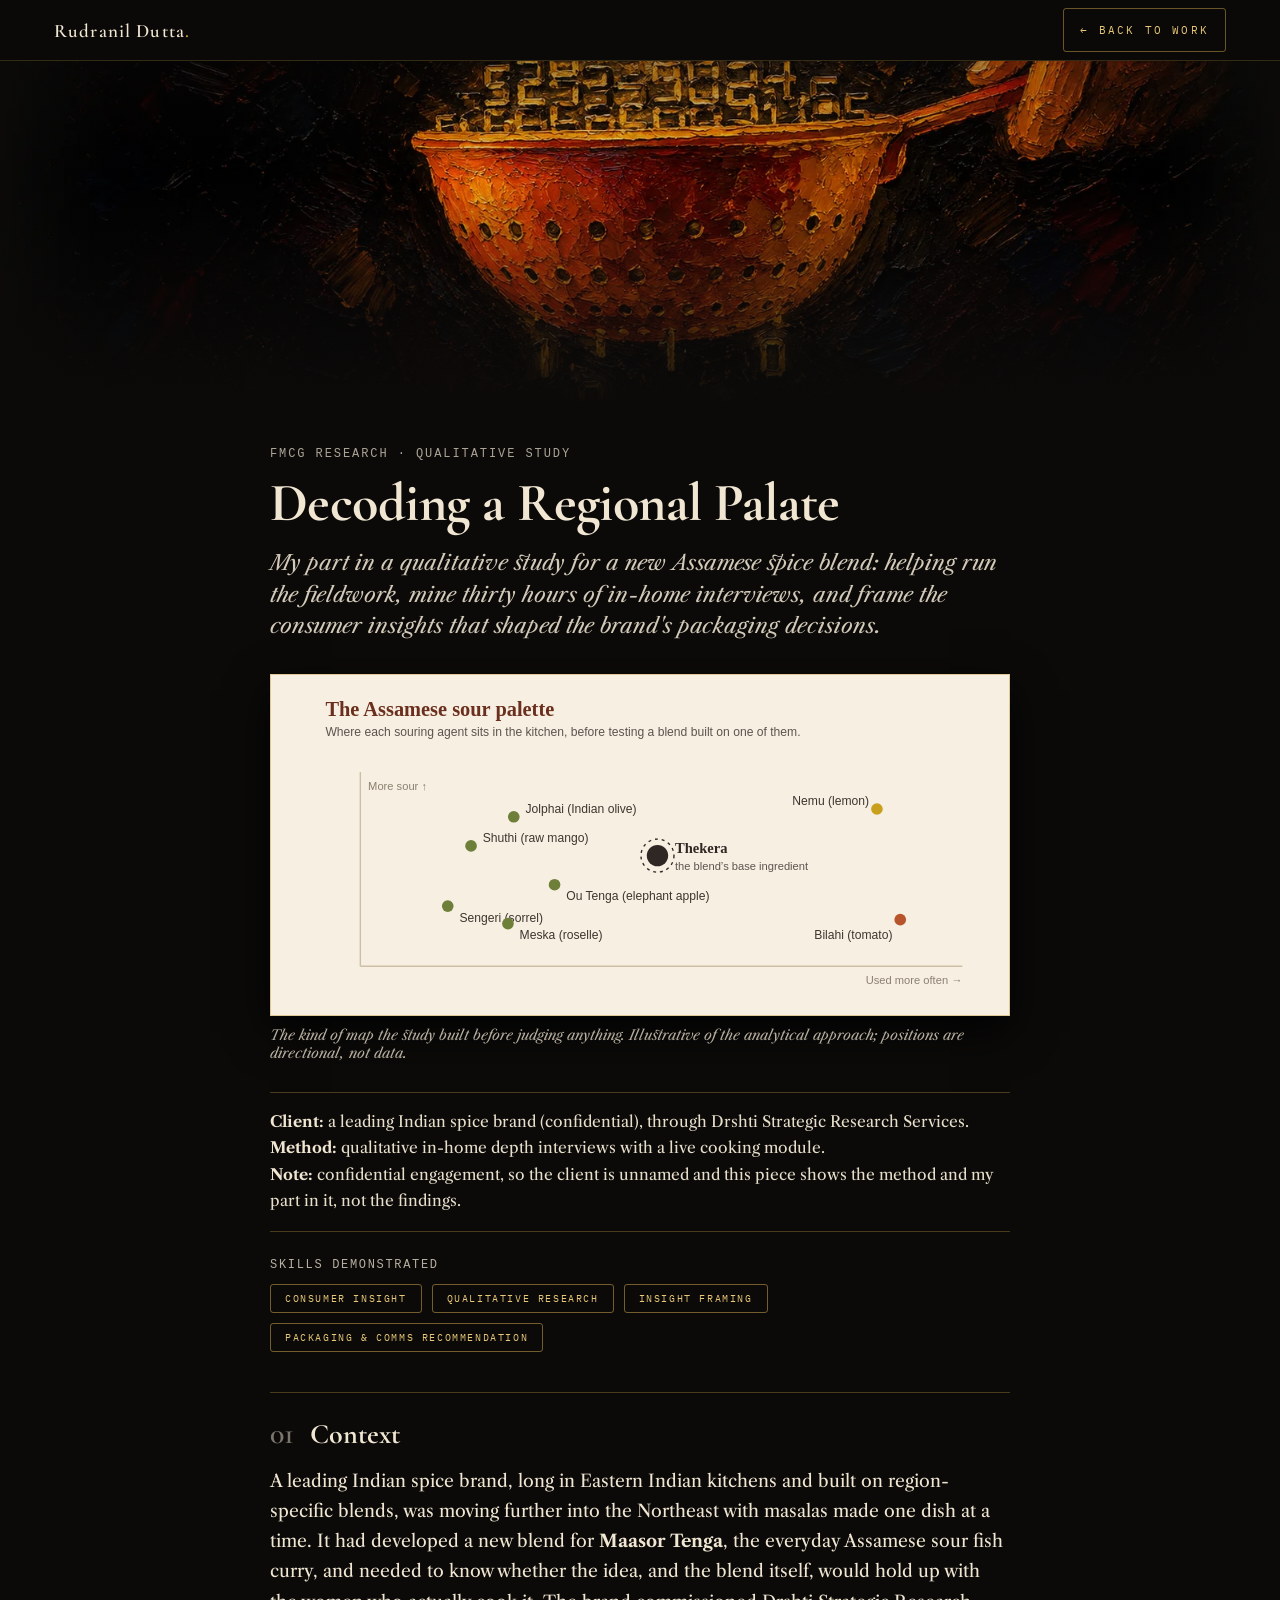
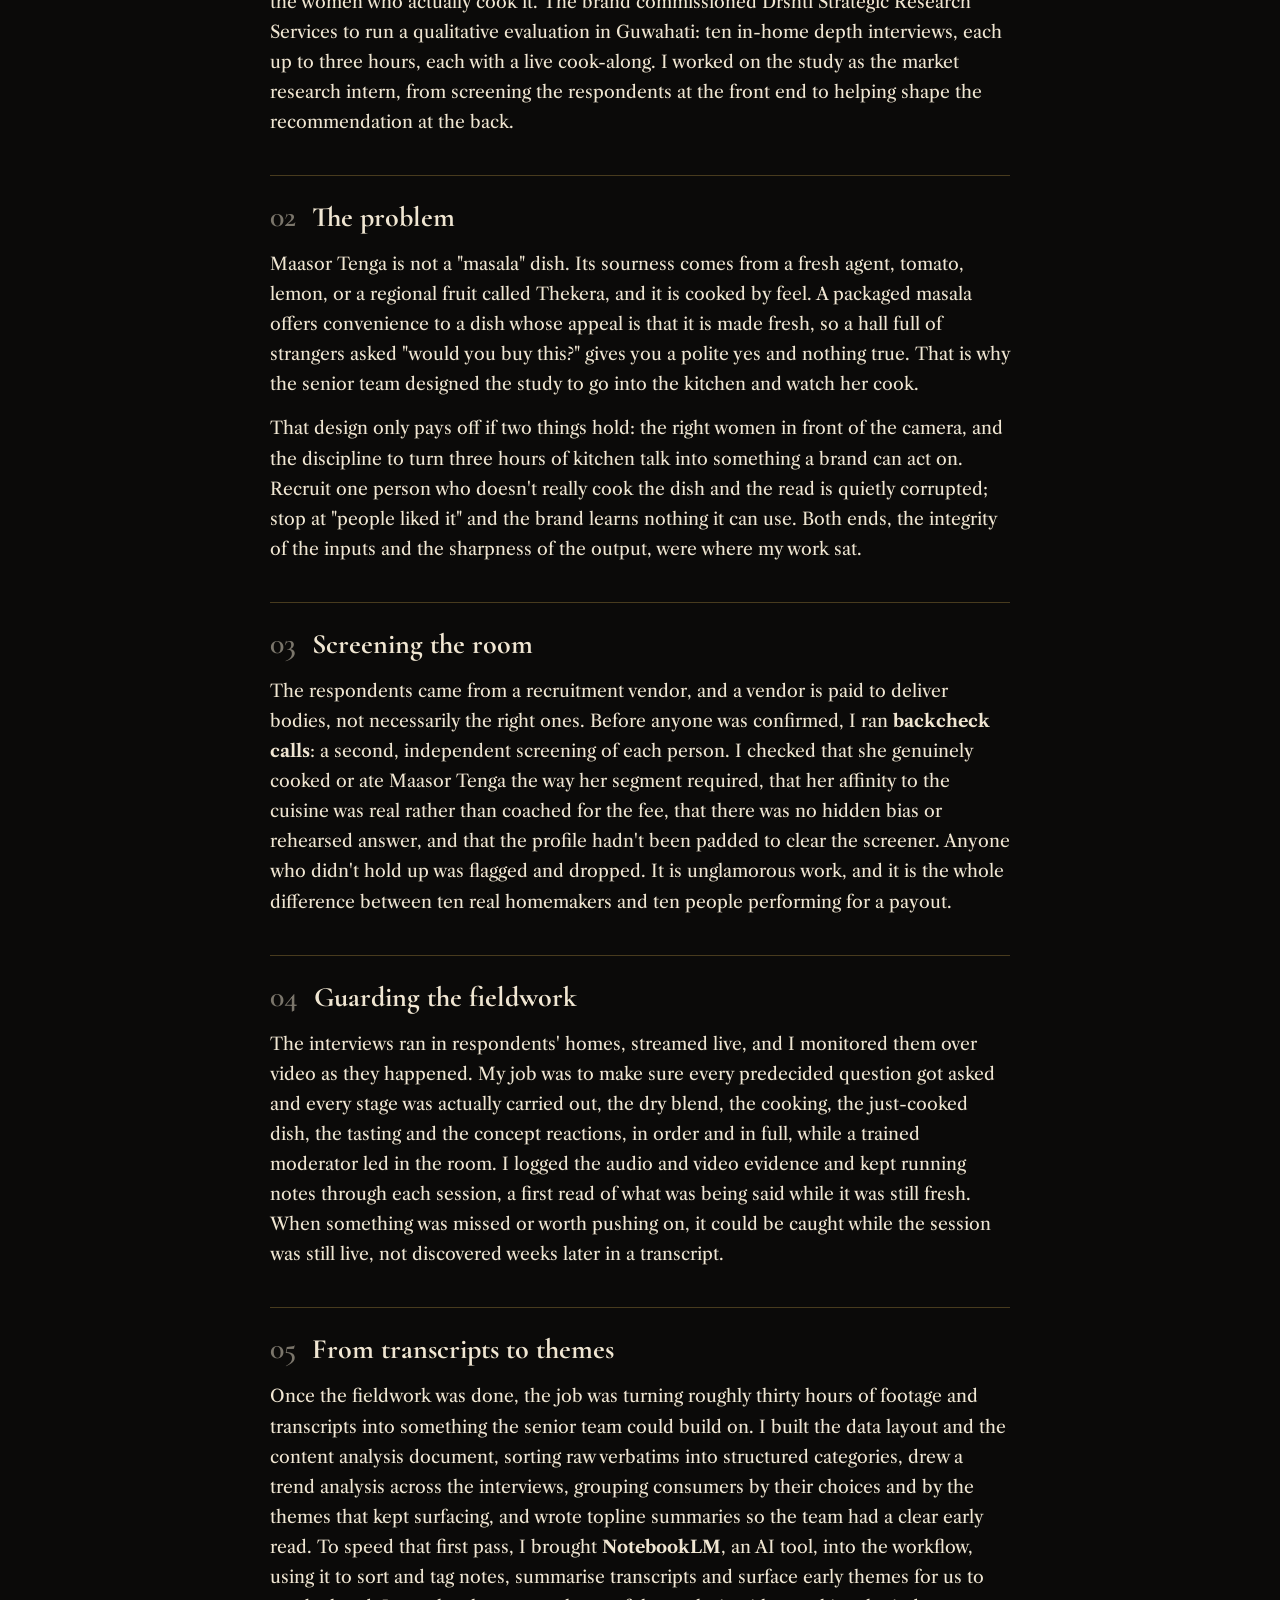
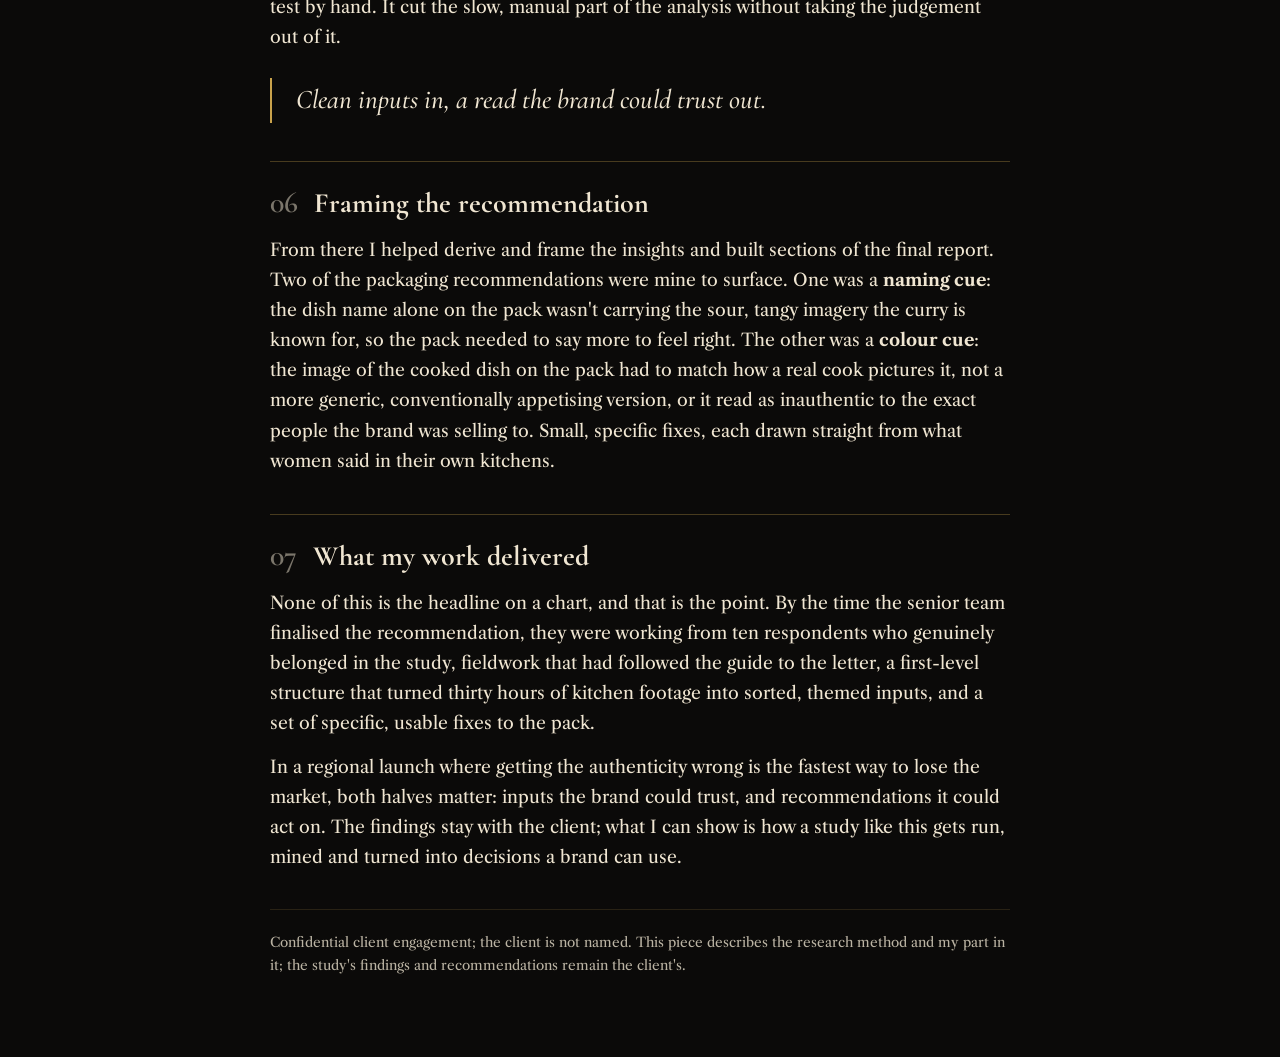
<file: Regional-Palate-Case-Study.html>
<!DOCTYPE html>
<html lang="en">
<head>
<meta charset="utf-8">
<meta name="viewport" content="width=device-width, initial-scale=1">
<title>FMCG Research · Rudranil Dutta</title>
<meta name="description" content="A qualitative FMCG study, from screening respondents to mining transcripts and framing the insight that shaped a regional spice blend.">
<meta name="theme-color" content="#0B0A09">
<meta property="og:type" content="website">
<meta property="og:title" content="FMCG Research · Rudranil Dutta">
<meta property="og:description" content="A qualitative FMCG study, from screening respondents to mining transcripts and framing the insight that shaped a regional spice blend.">
<meta property="og:image" content="assets/art/fmcg.webp">
<meta name="twitter:card" content="summary_large_image">
<meta name="twitter:title" content="FMCG Research · Rudranil Dutta">
<meta name="twitter:description" content="A qualitative FMCG study, from screening respondents to mining transcripts and framing the insight that shaped a regional spice blend.">
<meta name="twitter:image" content="assets/art/fmcg.webp">
<link rel="icon" href="favicon.svg" type="image/svg+xml">
<link rel="preconnect" href="https://fonts.googleapis.com">
<link rel="preconnect" href="https://fonts.gstatic.com" crossorigin>
<link href="https://fonts.googleapis.com/css2?family=Cormorant+Garamond:wght@500;600;700&family=Libre+Caslon+Text:ital@0;1&family=IBM+Plex+Mono:wght@400;500&display=swap" rel="stylesheet">
<link rel="stylesheet" href="assets/case.css">
</head>
<body>
<a class="skip" href="#main">Skip to the case study</a>
<div class="c-shell">

  <svg width="0" height="0" style="position:absolute;width:0;height:0;overflow:hidden;" aria-hidden="true" focusable="false">
    <defs>
      <filter id="inkFill" x="-70%" y="-70%" width="240%" height="240%" color-interpolation-filters="sRGB">
        <feTurbulence type="fractalNoise" baseFrequency="0.014 0.019" numOctaves="4" seed="11" stitchTiles="stitch" result="noise"></feTurbulence>
        <feDisplacementMap in="SourceGraphic" in2="noise" scale="46" xChannelSelector="R" yChannelSelector="G" result="disp"></feDisplacementMap>
        <feGaussianBlur in="disp" stdDeviation="0.5"></feGaussianBlur>
      </filter>
    </defs>
  </svg>

  <header class="c-head">
    <a class="c-mark" href="index.html">Rudranil Dutta<span>.</span></a>
    <a class="c-back" href="index.html#work">&larr; Back to work</a>
  </header>

  <figure class="c-hero">
    <img src="assets/art/fmcg.webp" alt="Impasto oil painting: a hand tilts a colander of glowing numerals, binary digits draining through its holes into the dark." width="1600" height="1067">
  </figure>

  <article class="c-article" id="main">

    <div style="font-family:ui-monospace,Menlo,monospace;font-size:12px;letter-spacing:0.16em;text-transform:uppercase;color:rgba(240,230,210,0.70);">FMCG Research &middot; Qualitative study</div>
    <h1 style="font-family:'Cormorant Garamond',serif;font-weight:800;font-size:clamp(32px,5.6vw,54px);line-height:1.04;letter-spacing:-0.01em;margin:14px 0 0;">Decoding a Regional Palate</h1>
    <p style="font-family:'Libre Caslon Text',serif;font-style:italic;font-size:clamp(18px,2.4vw,21px);line-height:1.5;color:rgba(240,230,210,0.87);margin:16px 0 0;">My part in a qualitative study for a new Assamese spice blend: helping run the fieldwork, mine thirty hours of in-home interviews, and frame the consumer insights that shaped the brand's packaging decisions.</p>

    <!-- hero SVG -->
    <figure style="margin:32px 0 0;">
      <div class="c-artefact" style="width:100%;background:#f7efe2;overflow:hidden;">
        <svg viewBox="0 0 760 350" xmlns="http://www.w3.org/2000/svg" role="img" aria-label="A perceptual map of Assamese souring agents, plotted by how often they are used against how sour they are." style="width:100%;height:auto;display:block;">
          <rect width="760" height="350" fill="#f7efe2"></rect>
          <text x="56" y="42" font-family="Georgia, serif" font-size="21" fill="#6B2F1E" font-weight="700">The Assamese sour palette</text>
          <text x="56" y="63" font-family="-apple-system, Segoe UI, Arial, sans-serif" font-size="12.5" fill="#5b554f">Where each souring agent sits in the kitchen, before testing a blend built on one of them.</text>
          <line x1="92" y1="100" x2="92" y2="300" stroke="#cdbfa6" stroke-width="1.5"></line>
          <line x1="92" y1="300" x2="712" y2="300" stroke="#cdbfa6" stroke-width="1.5"></line>
          <text x="100" y="118" font-family="-apple-system, Segoe UI, Arial, sans-serif" font-size="11.5" fill="#8a8170">More sour &#8593;</text>
          <text x="712" y="318" text-anchor="end" font-family="-apple-system, Segoe UI, Arial, sans-serif" font-size="11.5" fill="#8a8170">Used more often &#8594;</text>
          <g font-family="-apple-system, Segoe UI, Arial, sans-serif" font-size="12.5" fill="#3d362e">
            <circle cx="648" cy="252" r="6" fill="#b8542b"></circle>
            <text x="640" y="272" text-anchor="end">Bilahi (tomato)</text>
            <circle cx="624" cy="138" r="6" fill="#c8a01b"></circle>
            <text x="616" y="134" text-anchor="end">Nemu (lemon)</text>
            <circle cx="250" cy="146" r="6" fill="#6E7F3A"></circle>
            <text x="262" y="142">Jolphai (Indian olive)</text>
            <circle cx="206" cy="176" r="6" fill="#6E7F3A"></circle>
            <text x="218" y="172">Shuthi (raw mango)</text>
            <circle cx="292" cy="216" r="6" fill="#6E7F3A"></circle>
            <text x="304" y="232">Ou Tenga (elephant apple)</text>
            <circle cx="182" cy="238" r="6" fill="#6E7F3A"></circle>
            <text x="194" y="254">Sengeri (sorrel)</text>
            <circle cx="244" cy="256" r="6" fill="#6E7F3A"></circle>
            <text x="256" y="272">Meska (roselle)</text>
          </g>
          <circle cx="398" cy="186" r="11" fill="#2E2723"></circle>
          <circle cx="398" cy="186" r="17" fill="none" stroke="#2E2723" stroke-width="1.4" stroke-dasharray="3 4"></circle>
          <text x="416" y="183" font-family="Georgia, serif" font-size="15" fill="#2E2723" font-weight="700">Thekera</text>
          <text x="416" y="201" font-family="-apple-system, Segoe UI, Arial, sans-serif" font-size="11.5" fill="#5b554f">the blend&#8217;s base ingredient</text>
        </svg>
      </div>
      <figcaption style="font-family:'Libre Caslon Text',serif;font-style:italic;font-size:14px;color:rgba(240,230,210,0.75);margin-top:10px;">The kind of map the study built before judging anything. Illustrative of the analytical approach; positions are directional, not data.</figcaption>
    </figure>

    <!-- meta -->
    <div style="border-top:1px solid rgba(201,162,75,0.32);border-bottom:1px solid rgba(201,162,75,0.32);padding:16px 0;margin:30px 0 6px;font-size:15.5px;line-height:1.72;color:rgba(240,230,210,0.97);">
      <div><b style="color:#F0E6D2;font-weight:700;">Client:</b> a leading Indian spice brand (confidential), through Drshti Strategic Research Services.</div>
      <div><b style="color:#F0E6D2;font-weight:700;">Method:</b> qualitative in-home depth interviews with a live cooking module.</div>
      <div><b style="color:#F0E6D2;font-weight:700;">Note:</b> confidential engagement, so the client is unnamed and this piece shows the method and my part in it, not the findings.</div>
    </div>

    <!-- skills -->
    <div style="font-family:ui-monospace,Menlo,monospace;font-size:12px;letter-spacing:0.14em;text-transform:uppercase;color:rgba(240,230,210,0.75);margin:26px 0 12px;">Skills demonstrated</div>
      <div class="c-chips">
        <span class="c-chip">Consumer Insight</span>
        <span class="c-chip">Qualitative Research</span>
        <span class="c-chip">Insight Framing</span>
        <span class="c-chip">Packaging &amp; Comms Recommendation</span>
      </div>

    <!-- 01 -->
    <section style="border-top:1px solid rgba(201,162,75,0.32);margin-top:40px;padding-top:22px;">
      <div style="display:flex;align-items:baseline;gap:16px;margin-bottom:6px;">
        <span style="font-family:'Cormorant Garamond',serif;font-size:30px;font-weight:600;color:rgba(240,230,210,0.49);">01</span>
        <h2 style="font-family:'Cormorant Garamond',serif;font-size:clamp(23px,3vw,28px);font-weight:700;margin:0;">Context</h2>
      </div>
      <p style="font-size:17.5px;line-height:1.72;margin:14px 0;">A leading Indian spice brand, long in Eastern Indian kitchens and built on region-specific blends, was moving further into the Northeast with masalas made one dish at a time. It had developed a new blend for <strong style="font-weight:700;">Maasor Tenga</strong>, the everyday Assamese sour fish curry, and needed to know whether the idea, and the blend itself, would hold up with the women who actually cook it. The brand commissioned Drshti Strategic Research Services to run a qualitative evaluation in Guwahati: ten in-home depth interviews, each up to three hours, each with a live cook-along. I worked on the study as the market research intern, from screening the respondents at the front end to helping shape the recommendation at the back.</p>
    </section>

    <!-- 02 -->
    <section style="border-top:1px solid rgba(201,162,75,0.32);margin-top:38px;padding-top:22px;">
      <div style="display:flex;align-items:baseline;gap:16px;margin-bottom:6px;">
        <span style="font-family:'Cormorant Garamond',serif;font-size:30px;font-weight:600;color:rgba(240,230,210,0.49);">02</span>
        <h2 style="font-family:'Cormorant Garamond',serif;font-size:clamp(23px,3vw,28px);font-weight:700;margin:0;">The problem</h2>
      </div>
      <p style="font-size:17.5px;line-height:1.72;margin:14px 0;">Maasor Tenga is not a "masala" dish. Its sourness comes from a fresh agent, tomato, lemon, or a regional fruit called Thekera, and it is cooked by feel. A packaged masala offers convenience to a dish whose appeal is that it is made fresh, so a hall full of strangers asked "would you buy this?" gives you a polite yes and nothing true. That is why the senior team designed the study to go into the kitchen and watch her cook.</p>
      <p style="font-size:17.5px;line-height:1.72;margin:14px 0;">That design only pays off if two things hold: the right women in front of the camera, and the discipline to turn three hours of kitchen talk into something a brand can act on. Recruit one person who doesn't really cook the dish and the read is quietly corrupted; stop at "people liked it" and the brand learns nothing it can use. Both ends, the integrity of the inputs and the sharpness of the output, were where my work sat.</p>
    </section>

    <!-- 03 -->
    <section style="border-top:1px solid rgba(201,162,75,0.32);margin-top:38px;padding-top:22px;">
      <div style="display:flex;align-items:baseline;gap:16px;margin-bottom:6px;">
        <span style="font-family:'Cormorant Garamond',serif;font-size:30px;font-weight:600;color:rgba(240,230,210,0.49);">03</span>
        <h2 style="font-family:'Cormorant Garamond',serif;font-size:clamp(23px,3vw,28px);font-weight:700;margin:0;">Screening the room</h2>
      </div>
      <p style="font-size:17.5px;line-height:1.72;margin:14px 0;">The respondents came from a recruitment vendor, and a vendor is paid to deliver bodies, not necessarily the right ones. Before anyone was confirmed, I ran <strong style="font-weight:700;">backcheck calls</strong>: a second, independent screening of each person. I checked that she genuinely cooked or ate Maasor Tenga the way her segment required, that her affinity to the cuisine was real rather than coached for the fee, that there was no hidden bias or rehearsed answer, and that the profile hadn't been padded to clear the screener. Anyone who didn't hold up was flagged and dropped. It is unglamorous work, and it is the whole difference between ten real homemakers and ten people performing for a payout.</p>
    </section>

    <!-- 04 -->
    <section style="border-top:1px solid rgba(201,162,75,0.32);margin-top:38px;padding-top:22px;">
      <div style="display:flex;align-items:baseline;gap:16px;margin-bottom:6px;">
        <span style="font-family:'Cormorant Garamond',serif;font-size:30px;font-weight:600;color:rgba(240,230,210,0.49);">04</span>
        <h2 style="font-family:'Cormorant Garamond',serif;font-size:clamp(23px,3vw,28px);font-weight:700;margin:0;">Guarding the fieldwork</h2>
      </div>
      <p style="font-size:17.5px;line-height:1.72;margin:14px 0;">The interviews ran in respondents' homes, streamed live, and I monitored them over video as they happened. My job was to make sure every predecided question got asked and every stage was actually carried out, the dry blend, the cooking, the just-cooked dish, the tasting and the concept reactions, in order and in full, while a trained moderator led in the room. I logged the audio and video evidence and kept running notes through each session, a first read of what was being said while it was still fresh. When something was missed or worth pushing on, it could be caught while the session was still live, not discovered weeks later in a transcript.</p>
    </section>

    <!-- 05 -->
    <section style="border-top:1px solid rgba(201,162,75,0.32);margin-top:38px;padding-top:22px;">
      <div style="display:flex;align-items:baseline;gap:16px;margin-bottom:6px;">
        <span style="font-family:'Cormorant Garamond',serif;font-size:30px;font-weight:600;color:rgba(240,230,210,0.49);">05</span>
        <h2 style="font-family:'Cormorant Garamond',serif;font-size:clamp(23px,3vw,28px);font-weight:700;margin:0;">From transcripts to themes</h2>
      </div>
      <p style="font-size:17.5px;line-height:1.72;margin:14px 0;">Once the fieldwork was done, the job was turning roughly thirty hours of footage and transcripts into something the senior team could build on. I built the data layout and the content analysis document, sorting raw verbatims into structured categories, drew a trend analysis across the interviews, grouping consumers by their choices and by the themes that kept surfacing, and wrote topline summaries so the team had a clear early read. To speed that first pass, I brought <strong style="font-weight:700;">NotebookLM</strong>, an AI tool, into the workflow, using it to sort and tag notes, summarise transcripts and surface early themes for us to test by hand. It cut the slow, manual part of the analysis without taking the judgement out of it.</p>
      <blockquote style="font-family:'Cormorant Garamond',serif;font-style:italic;font-weight:500;font-size:clamp(21px,3.2vw,27px);line-height:1.36;margin:26px 0;padding:4px 0 4px 24px;border-left:2px solid #C9A24B;">Clean inputs in, a read the brand could trust out.</blockquote>
    </section>

    <!-- 06 -->
    <section style="border-top:1px solid rgba(201,162,75,0.32);margin-top:38px;padding-top:22px;">
      <div style="display:flex;align-items:baseline;gap:16px;margin-bottom:6px;">
        <span style="font-family:'Cormorant Garamond',serif;font-size:30px;font-weight:600;color:rgba(240,230,210,0.49);">06</span>
        <h2 style="font-family:'Cormorant Garamond',serif;font-size:clamp(23px,3vw,28px);font-weight:700;margin:0;">Framing the recommendation</h2>
      </div>
      <p style="font-size:17.5px;line-height:1.72;margin:14px 0;">From there I helped derive and frame the insights and built sections of the final report. Two of the packaging recommendations were mine to surface. One was a <strong style="font-weight:700;">naming cue</strong>: the dish name alone on the pack wasn't carrying the sour, tangy imagery the curry is known for, so the pack needed to say more to feel right. The other was a <strong style="font-weight:700;">colour cue</strong>: the image of the cooked dish on the pack had to match how a real cook pictures it, not a more generic, conventionally appetising version, or it read as inauthentic to the exact people the brand was selling to. Small, specific fixes, each drawn straight from what women said in their own kitchens.</p>
    </section>

    <!-- 07 -->
    <section style="border-top:1px solid rgba(201,162,75,0.32);margin-top:38px;padding-top:22px;">
      <div style="display:flex;align-items:baseline;gap:16px;margin-bottom:6px;">
        <span style="font-family:'Cormorant Garamond',serif;font-size:30px;font-weight:600;color:rgba(240,230,210,0.49);">07</span>
        <h2 style="font-family:'Cormorant Garamond',serif;font-size:clamp(23px,3vw,28px);font-weight:700;margin:0;">What my work delivered</h2>
      </div>
      <p style="font-size:17.5px;line-height:1.72;margin:14px 0;">None of this is the headline on a chart, and that is the point. By the time the senior team finalised the recommendation, they were working from ten respondents who genuinely belonged in the study, fieldwork that had followed the guide to the letter, a first-level structure that turned thirty hours of kitchen footage into sorted, themed inputs, and a set of specific, usable fixes to the pack.</p>
      <p style="font-size:17.5px;line-height:1.72;margin:14px 0;">In a regional launch where getting the authenticity wrong is the fastest way to lose the market, both halves matter: inputs the brand could trust, and recommendations it could act on. The findings stay with the client; what I can show is how a study like this gets run, mined and turned into decisions a brand can use.</p>
    </section>


    <!-- confidentiality note -->
    <div style="border-top:1px solid rgba(201,162,75,0.16);margin-top:36px;padding:22px 0 60px;">
      <p style="font-size:13.5px;line-height:1.7;color:rgba(240,230,210,0.77);margin:0;">Confidential client engagement; the client is not named. This piece describes the research method and my part in it; the study's findings and recommendations remain the client's.</p>
    </div>

  </article>

</div>

</body>
</html>
</file>
<file: assets/case.css>
/* The dark gallery, applied to a case study.
   Chrome goes dark. Artefacts (Neil's own charts, mockups, paintings) keep their
   own colours and get framed instead: a document pinned to the wall. */

:root{
  --obsidian:#0B0A09;
  --panel:#14110E;
  --gold:#C9A24B;
  --gold-lit:#E8C877;
  --ivory:#F0E6D2;
  --oxblood:#9E2B25;
  --display:'Cormorant Garamond',Georgia,serif;
  --body:'Libre Caslon Text',Georgia,serif;
  --mono:'IBM Plex Mono',ui-monospace,Menlo,monospace;
  color-scheme:dark;   /* native scrollbars and controls follow the theme */
}
*{box-sizing:border-box;}
html,body{margin:0;padding:0;}
body{
  background:var(--obsidian);color:var(--ivory);font-family:var(--body);
  -webkit-font-smoothing:antialiased;
  -webkit-tap-highlight-color:rgba(201,162,75,.18);
}
h1,h2,h3,.c-title{text-wrap:balance;}
img{max-width:100%;}
:focus-visible{outline:2px solid var(--gold-lit);outline-offset:3px;}

.skip{position:absolute;left:-9999px;top:0;background:var(--gold);color:var(--obsidian);padding:10px 16px;z-index:100;font-family:var(--mono);font-size:12px;}
.skip:focus{left:12px;top:12px;}

/* ---------- masthead ---------- */
.c-head{
  position:sticky;top:0;z-index:40;background:rgba(11,10,9,.82);backdrop-filter:blur(10px);
  border-bottom:1px solid rgba(201,162,75,.22);
  padding:8px max(clamp(20px,5vw,54px),env(safe-area-inset-right)) 8px max(clamp(20px,5vw,54px),env(safe-area-inset-left));
  display:flex;align-items:center;justify-content:space-between;gap:16px;
}
.c-mark{font-family:var(--display);font-weight:600;font-size:19px;letter-spacing:.06em;color:var(--ivory);text-decoration:none;}
.c-mark span{color:var(--gold);}
.c-back{
  font-family:var(--mono);font-size:10.5px;letter-spacing:2.2px;text-transform:uppercase;
  color:var(--gold-lit);text-decoration:none;border:1px solid rgba(201,162,75,.5);
  border-radius:3px;padding:13px 16px;white-space:nowrap;
  display:inline-flex;align-items:center;min-height:44px;
  transition:background .3s ease,color .3s ease;
}
.c-mark{display:inline-flex;align-items:center;min-height:44px;}

/* ---------- the painting, bleeding into the page ---------- */
.c-hero{position:relative;margin:0;padding:0;}
.c-hero img{display:block;width:100%;height:clamp(210px,38vh,380px);object-fit:cover;object-position:center 46%;}
.c-hero::after{
  content:"";position:absolute;inset:0;pointer-events:none;
  background:linear-gradient(to bottom,rgba(11,10,9,.35) 0%,rgba(11,10,9,0) 34%,rgba(11,10,9,.75) 82%,var(--obsidian) 100%);
}

/* ---------- article ---------- */
.c-article{max-width:820px;margin:0 auto;padding:clamp(26px,4vw,44px) clamp(20px,5vw,40px) 20px;}
.c-kicker{font-family:var(--mono);font-size:11px;letter-spacing:2.8px;text-transform:uppercase;color:var(--gold-lit);}
.c-title{font-family:var(--display);font-weight:600;font-size:clamp(34px,5.8vw,60px);line-height:1.02;letter-spacing:-.015em;margin:14px 0 0;color:var(--ivory);}
.c-dek{font-family:var(--body);font-style:italic;font-size:clamp(17px,2.3vw,21px);line-height:1.55;color:rgba(240,230,210,.66);margin:16px 0 0;}

/* ---------- chips ---------- */
.c-chips{display:flex;flex-wrap:wrap;gap:10px;}
.c-chip{
  display:inline-flex;align-items:center;white-space:nowrap;
  border:1px solid rgba(201,162,75,.55);border-radius:3px;padding:7px 14px;
  font-family:var(--mono);font-size:10px;letter-spacing:1.6px;text-transform:uppercase;color:var(--gold-lit);
}

/* ---------- artefacts: framed, never recoloured ---------- */
.c-artefact{
  border:1px solid rgba(201,162,75,.5)!important;
  box-shadow:0 16px 40px rgba(0,0,0,.8);
}

.c-foot{border-top:1px solid rgba(201,162,75,.18);padding:30px clamp(20px,5vw,54px);text-align:center;}
.c-foot p{font-family:var(--mono);font-size:9.5px;letter-spacing:2.2px;color:rgba(240,230,210,.34);margin:0;text-transform:uppercase;}

@media (hover: hover) and (pointer: fine){
  .c-back:hover{background:var(--gold);color:var(--obsidian);}
}

@media (prefers-reduced-motion:reduce){ *{transition:none!important;animation:none!important;} }
</file>
